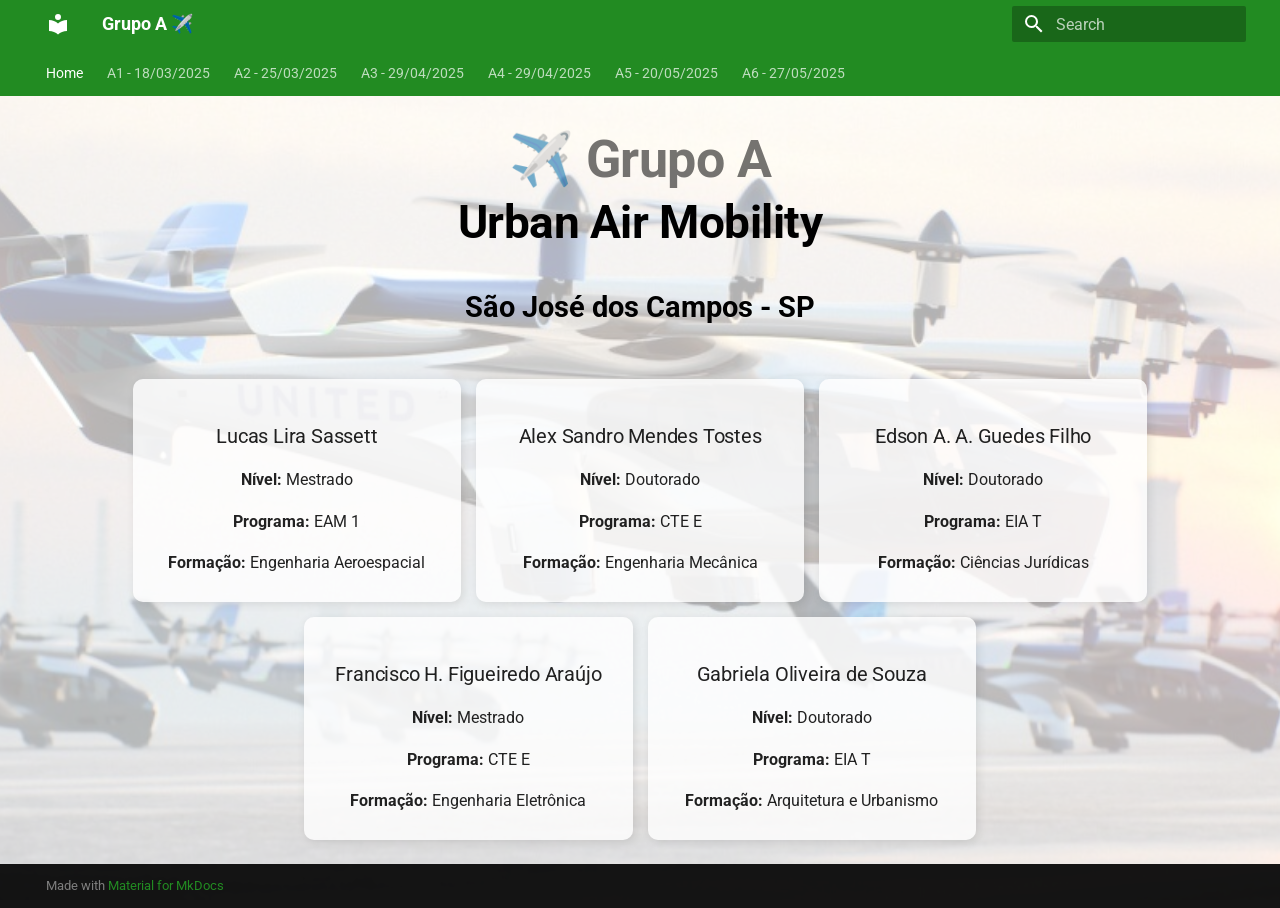
<file: index.html>
<!doctype html>
<html lang="en" class="no-js">
  <head>
    
      <meta charset="utf-8">
      <meta name="viewport" content="width=device-width,initial-scale=1">
      
      
      
      
      
        <link rel="next" href="atv1/">
      
      
      <link rel="icon" href="assets/images/favicon.png">
      <meta name="generator" content="mkdocs-1.6.1, mkdocs-material-9.6.5">
    
    
      
        <title>Grupo A ✈️</title>
      
    
    
      <link rel="stylesheet" href="assets/stylesheets/main.8608ea7d.min.css">
      
      


    
    
      
    
    
      
        
        
        <link rel="preconnect" href="https://fonts.gstatic.com" crossorigin>
        <link rel="stylesheet" href="https://fonts.googleapis.com/css?family=Roboto:300,300i,400,400i,700,700i%7CRoboto+Mono:400,400i,700,700i&display=fallback">
        <style>:root{--md-text-font:"Roboto";--md-code-font:"Roboto Mono"}</style>
      
    
    
      <link rel="stylesheet" href="assets/custom.css">
    
    <script>__md_scope=new URL(".",location),__md_hash=e=>[...e].reduce(((e,_)=>(e<<5)-e+_.charCodeAt(0)),0),__md_get=(e,_=localStorage,t=__md_scope)=>JSON.parse(_.getItem(t.pathname+"."+e)),__md_set=(e,_,t=localStorage,a=__md_scope)=>{try{t.setItem(a.pathname+"."+e,JSON.stringify(_))}catch(e){}}</script>
    
      

    
    
    
  </head>
  
  
    <body dir="ltr">
  
    
    <input class="md-toggle" data-md-toggle="drawer" type="checkbox" id="__drawer" autocomplete="off">
    <input class="md-toggle" data-md-toggle="search" type="checkbox" id="__search" autocomplete="off">
    <label class="md-overlay" for="__drawer"></label>
    <div data-md-component="skip">
      
    </div>
    <div data-md-component="announce">
      
    </div>
    
    
      

<header class="md-header" data-md-component="header">
  <nav class="md-header__inner md-grid" aria-label="Header">
    <a href="." title="Grupo A ✈️" class="md-header__button md-logo" aria-label="Grupo A ✈️" data-md-component="logo">
      
  
  <svg xmlns="http://www.w3.org/2000/svg" viewBox="0 0 24 24"><path d="M12 8a3 3 0 0 0 3-3 3 3 0 0 0-3-3 3 3 0 0 0-3 3 3 3 0 0 0 3 3m0 3.54C9.64 9.35 6.5 8 3 8v11c3.5 0 6.64 1.35 9 3.54 2.36-2.19 5.5-3.54 9-3.54V8c-3.5 0-6.64 1.35-9 3.54"/></svg>

    </a>
    <label class="md-header__button md-icon" for="__drawer">
      
      <svg xmlns="http://www.w3.org/2000/svg" viewBox="0 0 24 24"><path d="M3 6h18v2H3zm0 5h18v2H3zm0 5h18v2H3z"/></svg>
    </label>
    <div class="md-header__title" data-md-component="header-title">
      <div class="md-header__ellipsis">
        <div class="md-header__topic">
          <span class="md-ellipsis">
            Grupo A ✈️
          </span>
        </div>
        <div class="md-header__topic" data-md-component="header-topic">
          <span class="md-ellipsis">
            
              Home
            
          </span>
        </div>
      </div>
    </div>
    
    
      <script>var palette=__md_get("__palette");if(palette&&palette.color){if("(prefers-color-scheme)"===palette.color.media){var media=matchMedia("(prefers-color-scheme: light)"),input=document.querySelector(media.matches?"[data-md-color-media='(prefers-color-scheme: light)']":"[data-md-color-media='(prefers-color-scheme: dark)']");palette.color.media=input.getAttribute("data-md-color-media"),palette.color.scheme=input.getAttribute("data-md-color-scheme"),palette.color.primary=input.getAttribute("data-md-color-primary"),palette.color.accent=input.getAttribute("data-md-color-accent")}for(var[key,value]of Object.entries(palette.color))document.body.setAttribute("data-md-color-"+key,value)}</script>
    
    
    
      <label class="md-header__button md-icon" for="__search">
        
        <svg xmlns="http://www.w3.org/2000/svg" viewBox="0 0 24 24"><path d="M9.5 3A6.5 6.5 0 0 1 16 9.5c0 1.61-.59 3.09-1.56 4.23l.27.27h.79l5 5-1.5 1.5-5-5v-.79l-.27-.27A6.52 6.52 0 0 1 9.5 16 6.5 6.5 0 0 1 3 9.5 6.5 6.5 0 0 1 9.5 3m0 2C7 5 5 7 5 9.5S7 14 9.5 14 14 12 14 9.5 12 5 9.5 5"/></svg>
      </label>
      <div class="md-search" data-md-component="search" role="dialog">
  <label class="md-search__overlay" for="__search"></label>
  <div class="md-search__inner" role="search">
    <form class="md-search__form" name="search">
      <input type="text" class="md-search__input" name="query" aria-label="Search" placeholder="Search" autocapitalize="off" autocorrect="off" autocomplete="off" spellcheck="false" data-md-component="search-query" required>
      <label class="md-search__icon md-icon" for="__search">
        
        <svg xmlns="http://www.w3.org/2000/svg" viewBox="0 0 24 24"><path d="M9.5 3A6.5 6.5 0 0 1 16 9.5c0 1.61-.59 3.09-1.56 4.23l.27.27h.79l5 5-1.5 1.5-5-5v-.79l-.27-.27A6.52 6.52 0 0 1 9.5 16 6.5 6.5 0 0 1 3 9.5 6.5 6.5 0 0 1 9.5 3m0 2C7 5 5 7 5 9.5S7 14 9.5 14 14 12 14 9.5 12 5 9.5 5"/></svg>
        
        <svg xmlns="http://www.w3.org/2000/svg" viewBox="0 0 24 24"><path d="M20 11v2H8l5.5 5.5-1.42 1.42L4.16 12l7.92-7.92L13.5 5.5 8 11z"/></svg>
      </label>
      <nav class="md-search__options" aria-label="Search">
        
        <button type="reset" class="md-search__icon md-icon" title="Clear" aria-label="Clear" tabindex="-1">
          
          <svg xmlns="http://www.w3.org/2000/svg" viewBox="0 0 24 24"><path d="M19 6.41 17.59 5 12 10.59 6.41 5 5 6.41 10.59 12 5 17.59 6.41 19 12 13.41 17.59 19 19 17.59 13.41 12z"/></svg>
        </button>
      </nav>
      
    </form>
    <div class="md-search__output">
      <div class="md-search__scrollwrap" tabindex="0" data-md-scrollfix>
        <div class="md-search-result" data-md-component="search-result">
          <div class="md-search-result__meta">
            Initializing search
          </div>
          <ol class="md-search-result__list" role="presentation"></ol>
        </div>
      </div>
    </div>
  </div>
</div>
    
    
  </nav>
  
</header>
    
    <div class="md-container" data-md-component="container">
      
      
        
          
            
<nav class="md-tabs" aria-label="Tabs" data-md-component="tabs">
  <div class="md-grid">
    <ul class="md-tabs__list">
      
        
  
  
    
  
  
    <li class="md-tabs__item md-tabs__item--active">
      <a href="." class="md-tabs__link">
        
  
    
  
  Home

      </a>
    </li>
  

      
        
  
  
  
    <li class="md-tabs__item">
      <a href="atv1/" class="md-tabs__link">
        
  
    
  
  A1 - 18/03/2025

      </a>
    </li>
  

      
        
  
  
  
    <li class="md-tabs__item">
      <a href="atv2/" class="md-tabs__link">
        
  
    
  
  A2 - 25/03/2025

      </a>
    </li>
  

      
        
  
  
  
    <li class="md-tabs__item">
      <a href="atv3/" class="md-tabs__link">
        
  
    
  
  A3 - 29/04/2025

      </a>
    </li>
  

      
        
  
  
  
    <li class="md-tabs__item">
      <a href="atv4/" class="md-tabs__link">
        
  
    
  
  A4 - 29/04/2025

      </a>
    </li>
  

      
        
  
  
  
    <li class="md-tabs__item">
      <a href="atv5/" class="md-tabs__link">
        
  
    
  
  A5 - 20/05/2025

      </a>
    </li>
  

      
        
  
  
  
    <li class="md-tabs__item">
      <a href="atv6/" class="md-tabs__link">
        
  
    
  
  A6 - 27/05/2025

      </a>
    </li>
  

      
    </ul>
  </div>
</nav>
          
        
      
      <main class="md-main" data-md-component="main">
        <div class="md-main__inner md-grid">
          
            
              
              <div class="md-sidebar md-sidebar--primary" data-md-component="sidebar" data-md-type="navigation" >
                <div class="md-sidebar__scrollwrap">
                  <div class="md-sidebar__inner">
                    


  


<nav class="md-nav md-nav--primary md-nav--lifted" aria-label="Navigation" data-md-level="0">
  <label class="md-nav__title" for="__drawer">
    <a href="." title="Grupo A ✈️" class="md-nav__button md-logo" aria-label="Grupo A ✈️" data-md-component="logo">
      
  
  <svg xmlns="http://www.w3.org/2000/svg" viewBox="0 0 24 24"><path d="M12 8a3 3 0 0 0 3-3 3 3 0 0 0-3-3 3 3 0 0 0-3 3 3 3 0 0 0 3 3m0 3.54C9.64 9.35 6.5 8 3 8v11c3.5 0 6.64 1.35 9 3.54 2.36-2.19 5.5-3.54 9-3.54V8c-3.5 0-6.64 1.35-9 3.54"/></svg>

    </a>
    Grupo A ✈️
  </label>
  
  <ul class="md-nav__list" data-md-scrollfix>
    
      
      
  
  
    
  
  
  
    <li class="md-nav__item md-nav__item--active">
      
      <input class="md-nav__toggle md-toggle" type="checkbox" id="__toc">
      
      
      
      <a href="." class="md-nav__link md-nav__link--active">
        
  
  <span class="md-ellipsis">
    Home
    
  </span>
  

      </a>
      
    </li>
  

    
      
      
  
  
  
  
    <li class="md-nav__item">
      <a href="atv1/" class="md-nav__link">
        
  
  <span class="md-ellipsis">
    A1 - 18/03/2025
    
  </span>
  

      </a>
    </li>
  

    
      
      
  
  
  
  
    <li class="md-nav__item">
      <a href="atv2/" class="md-nav__link">
        
  
  <span class="md-ellipsis">
    A2 - 25/03/2025
    
  </span>
  

      </a>
    </li>
  

    
      
      
  
  
  
  
    <li class="md-nav__item">
      <a href="atv3/" class="md-nav__link">
        
  
  <span class="md-ellipsis">
    A3 - 29/04/2025
    
  </span>
  

      </a>
    </li>
  

    
      
      
  
  
  
  
    <li class="md-nav__item">
      <a href="atv4/" class="md-nav__link">
        
  
  <span class="md-ellipsis">
    A4 - 29/04/2025
    
  </span>
  

      </a>
    </li>
  

    
      
      
  
  
  
  
    <li class="md-nav__item">
      <a href="atv5/" class="md-nav__link">
        
  
  <span class="md-ellipsis">
    A5 - 20/05/2025
    
  </span>
  

      </a>
    </li>
  

    
      
      
  
  
  
  
    <li class="md-nav__item">
      <a href="atv6/" class="md-nav__link">
        
  
  <span class="md-ellipsis">
    A6 - 27/05/2025
    
  </span>
  

      </a>
    </li>
  

    
  </ul>
</nav>
                  </div>
                </div>
              </div>
            
            
              
              <div class="md-sidebar md-sidebar--secondary" data-md-component="sidebar" data-md-type="toc" >
                <div class="md-sidebar__scrollwrap">
                  <div class="md-sidebar__inner">
                    

<nav class="md-nav md-nav--secondary" aria-label="Table of contents">
  
  
  
  
</nav>
                  </div>
                </div>
              </div>
            
          
          
            <div class="md-content" data-md-component="content">
              <article class="md-content__inner md-typeset">
                
                  



<style>
/* Remove completamente a sidebar */
.md-sidebar, .md-sidebar--primary {
    display: none !important;
}

.md-main {
    margin-left: 0 !important;
}

/* Fundo da Página Inicial */
.md-main::before {
    content: "";
    background: url('assets/fundo.jpg') no-repeat center center fixed;
    background-size: cover;
    opacity: 0.3;
    position: absolute;
    top: 0;
    left: 0;
    width: 100%;
    height: 100%;
    z-index: -1;
}

/* Estilização do conteúdo */
.home-content {
    text-align: center;
    color: #000;
    padding: 20px 20px 10px; /* Reduz a margem superior */
    font-size: 180%;
    font-weight: bold;
    margin-top: -40px; /* Eleva todo o conjunto para cima */
}

.home-content h1 {
    font-size: 180%;
    font-weight: bold;
    margin-bottom: 2px;
}

.home-content h2 {
    font-size: 160%;
    font-weight: bold;
    margin-top: -5px; /* Reduz o espaço entre o título e os blocos */
}

/* Estilo dos blocos de membros */
.membros-container {
    display: flex;
    flex-wrap: wrap;
    justify-content: center;
    gap: 15px;
    margin-top: 10px; /* Reduz ainda mais a distância do topo */
}

.membro-card {
    background: rgba(255, 255, 255, 0.8);
    border-radius: 10px;
    padding: 10px;
    width: 28%;
    text-align: center;
    box-shadow: 2px 2px 10px rgba(0, 0, 0, 0.1);
}

/* Responsividade */
@media (max-width: 800px) {
    .membro-card {
        width: 45%;
    }
}

@media (max-width: 500px) {
    .membro-card {
        width: 90%;
    }
}
</style>

<div class="home-content">
    <h1>✈️ Grupo A</h1>
    <h2>Urban Air Mobility</h2>
    <p><strong>São José dos Campos - SP</strong></p>    
</div>

<div class="membros-container">

    <div class="membro-card">
        <h3>Lucas Lira Sassett</h3>
        <p><strong>Nível:</strong> Mestrado</p>
        <p><strong>Programa:</strong> EAM 1</p>
        <p><strong>Formação:</strong> Engenharia Aeroespacial</p>
    </div>

    <div class="membro-card">
        <h3>Alex Sandro Mendes Tostes</h3>
        <p><strong>Nível:</strong> Doutorado</p>
        <p><strong>Programa:</strong> CTE E</p>
        <p><strong>Formação:</strong> Engenharia Mecânica</p>
    </div>

    <div class="membro-card">
        <h3>Edson A. A. Guedes Filho</h3>
        <p><strong>Nível:</strong> Doutorado</p>
        <p><strong>Programa:</strong> EIA T</p>
        <p><strong>Formação:</strong> Ciências Jurídicas</p>
    </div>

<div class="membro-card">
        <h3>Francisco H. Figueiredo Araújo</h3>
        <p><strong>Nível:</strong> Mestrado</p>
        <p><strong>Programa:</strong> CTE E</p>
        <p><strong>Formação:</strong> Engenharia Eletrônica</p>
    </div>

    <div class="membro-card">
        <h3>Gabriela Oliveira de Souza</h3>
        <p><strong>Nível:</strong> Doutorado</p>
        <p><strong>Programa:</strong> EIA T</p>
        <p><strong>Formação:</strong> Arquitetura e Urbanismo</p>
    </div>

</div>












                
              </article>
            </div>
          
          
<script>var target=document.getElementById(location.hash.slice(1));target&&target.name&&(target.checked=target.name.startsWith("__tabbed_"))</script>
        </div>
        
      </main>
      
        <footer class="md-footer">
  
  <div class="md-footer-meta md-typeset">
    <div class="md-footer-meta__inner md-grid">
      <div class="md-copyright">
  
  
    Made with
    <a href="https://squidfunk.github.io/mkdocs-material/" target="_blank" rel="noopener">
      Material for MkDocs
    </a>
  
</div>
      
    </div>
  </div>
</footer>
      
    </div>
    <div class="md-dialog" data-md-component="dialog">
      <div class="md-dialog__inner md-typeset"></div>
    </div>
    
    
    <script id="__config" type="application/json">{"base": ".", "features": ["navigation.tabs"], "search": "assets/javascripts/workers/search.f8cc74c7.min.js", "translations": {"clipboard.copied": "Copied to clipboard", "clipboard.copy": "Copy to clipboard", "search.result.more.one": "1 more on this page", "search.result.more.other": "# more on this page", "search.result.none": "No matching documents", "search.result.one": "1 matching document", "search.result.other": "# matching documents", "search.result.placeholder": "Type to start searching", "search.result.term.missing": "Missing", "select.version": "Select version"}}</script>
    
    
      <script src="assets/javascripts/bundle.f1b6f286.min.js"></script>
      
    
  </body>
</html>
</file>
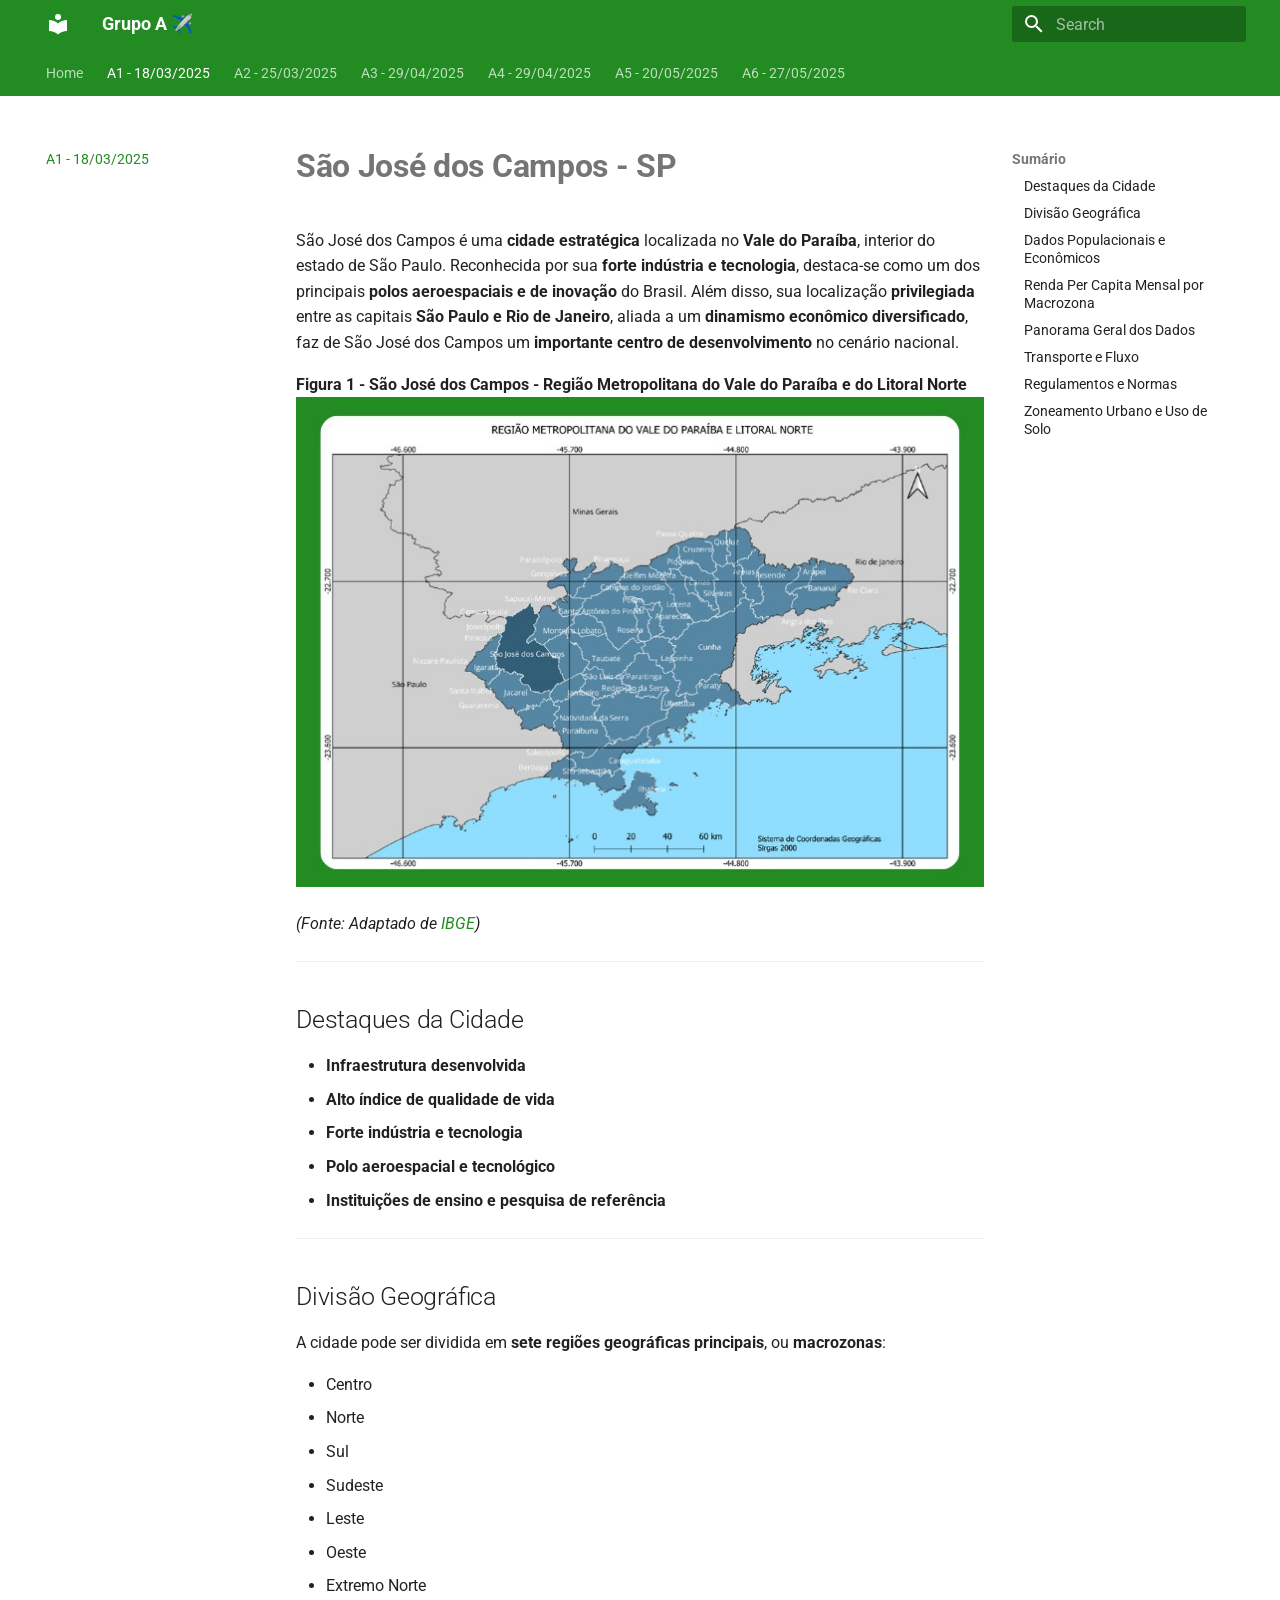
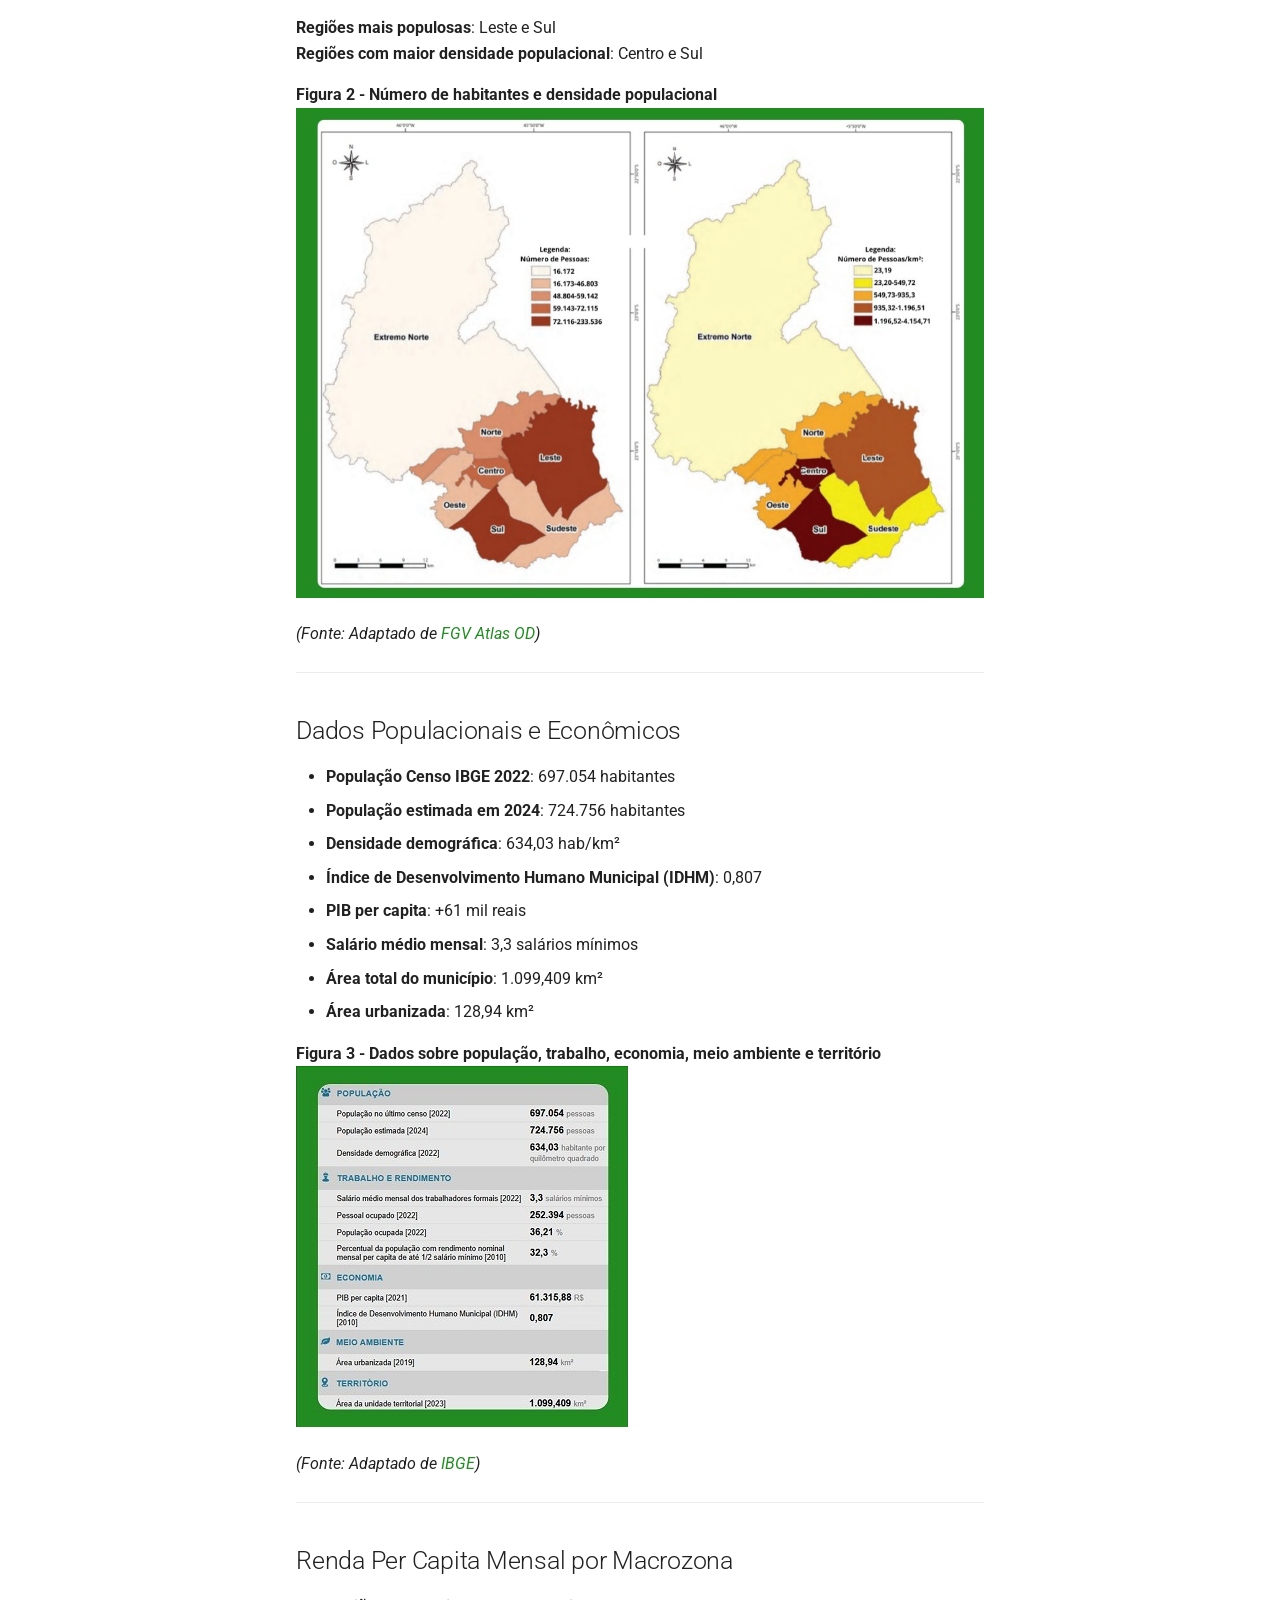
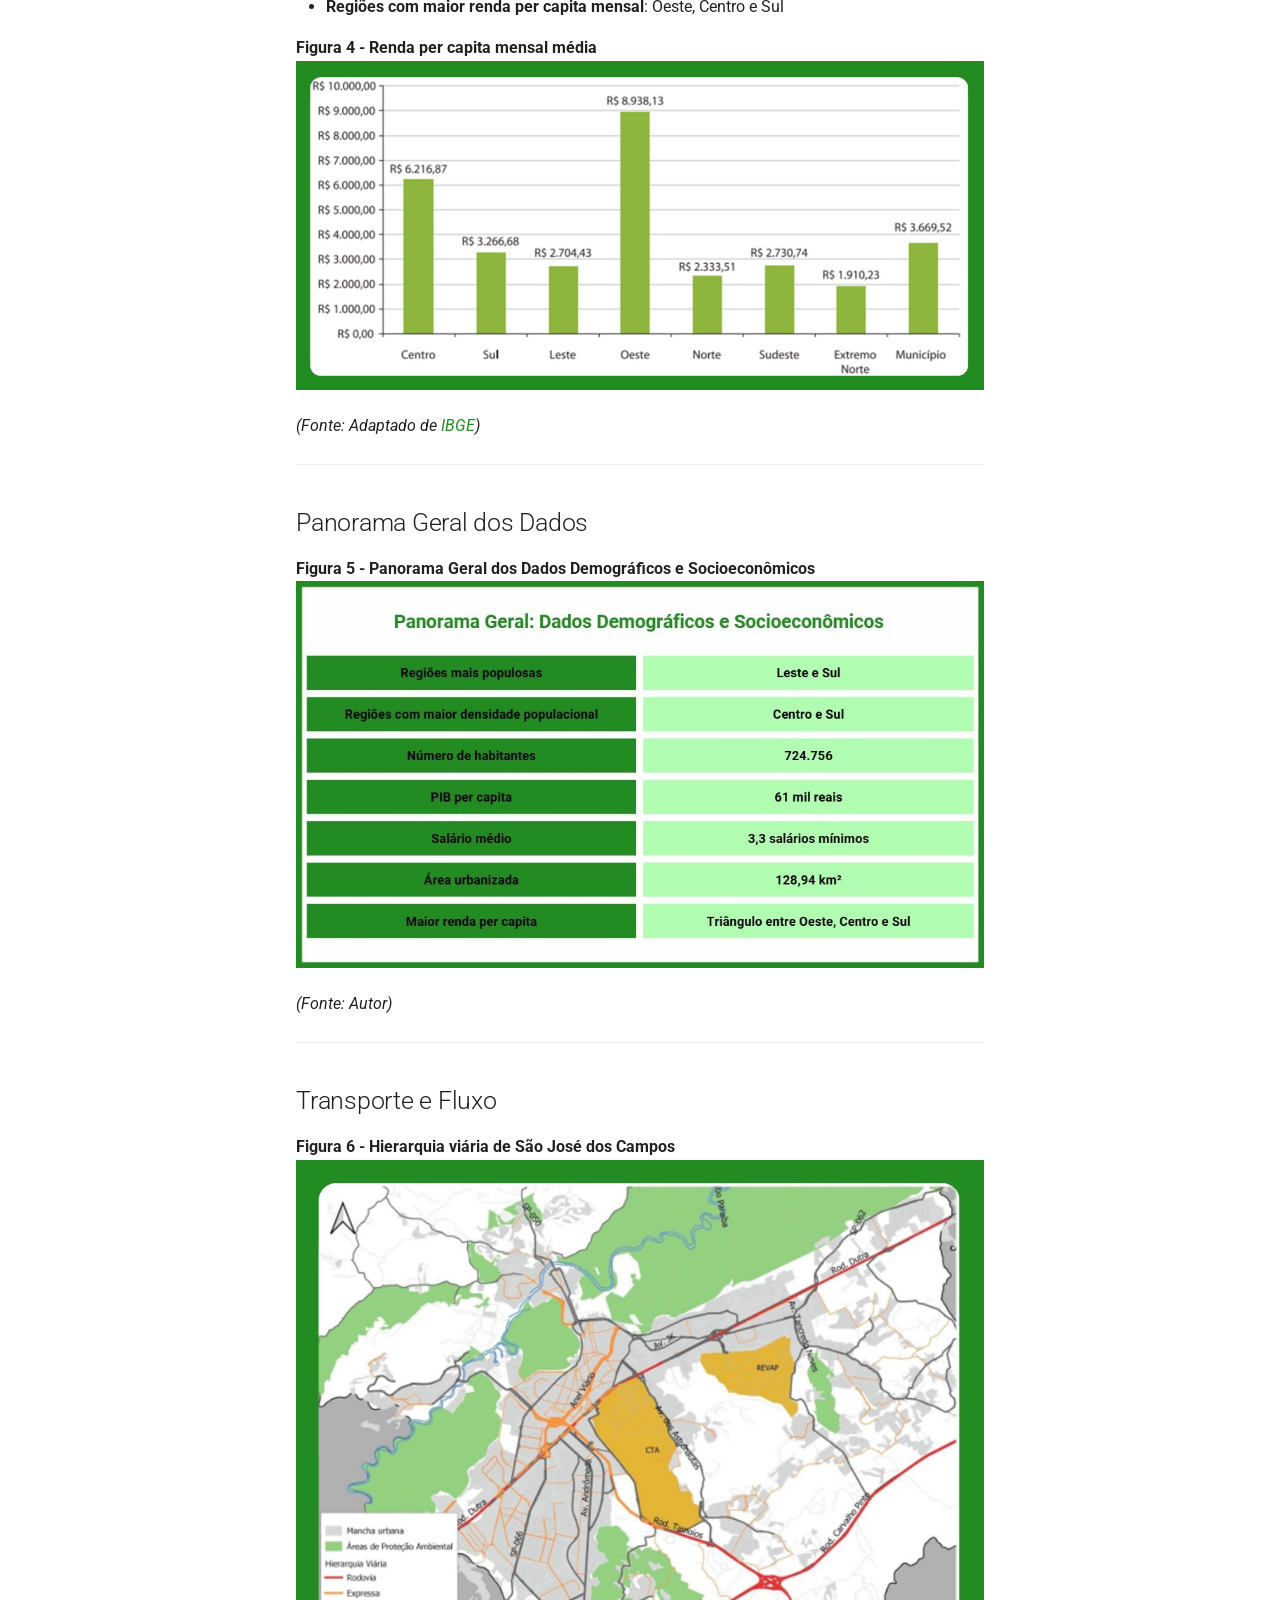
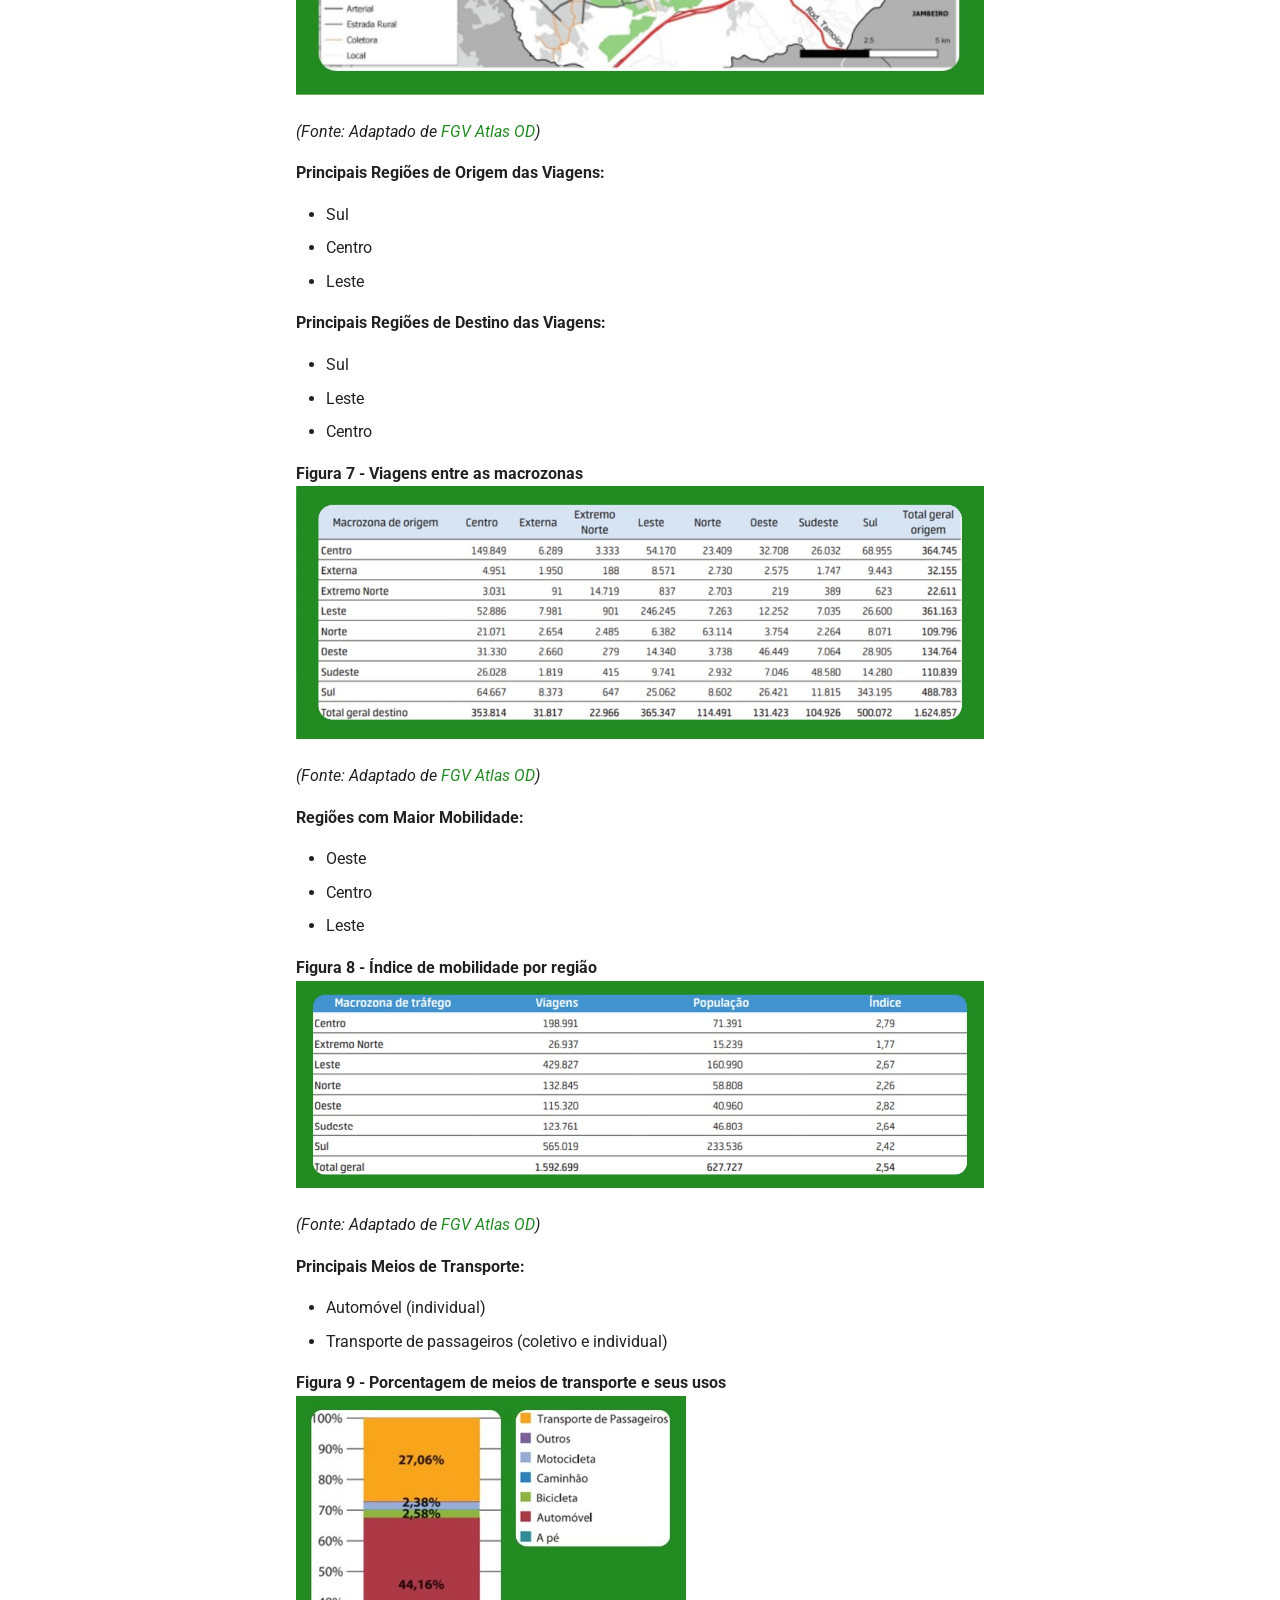
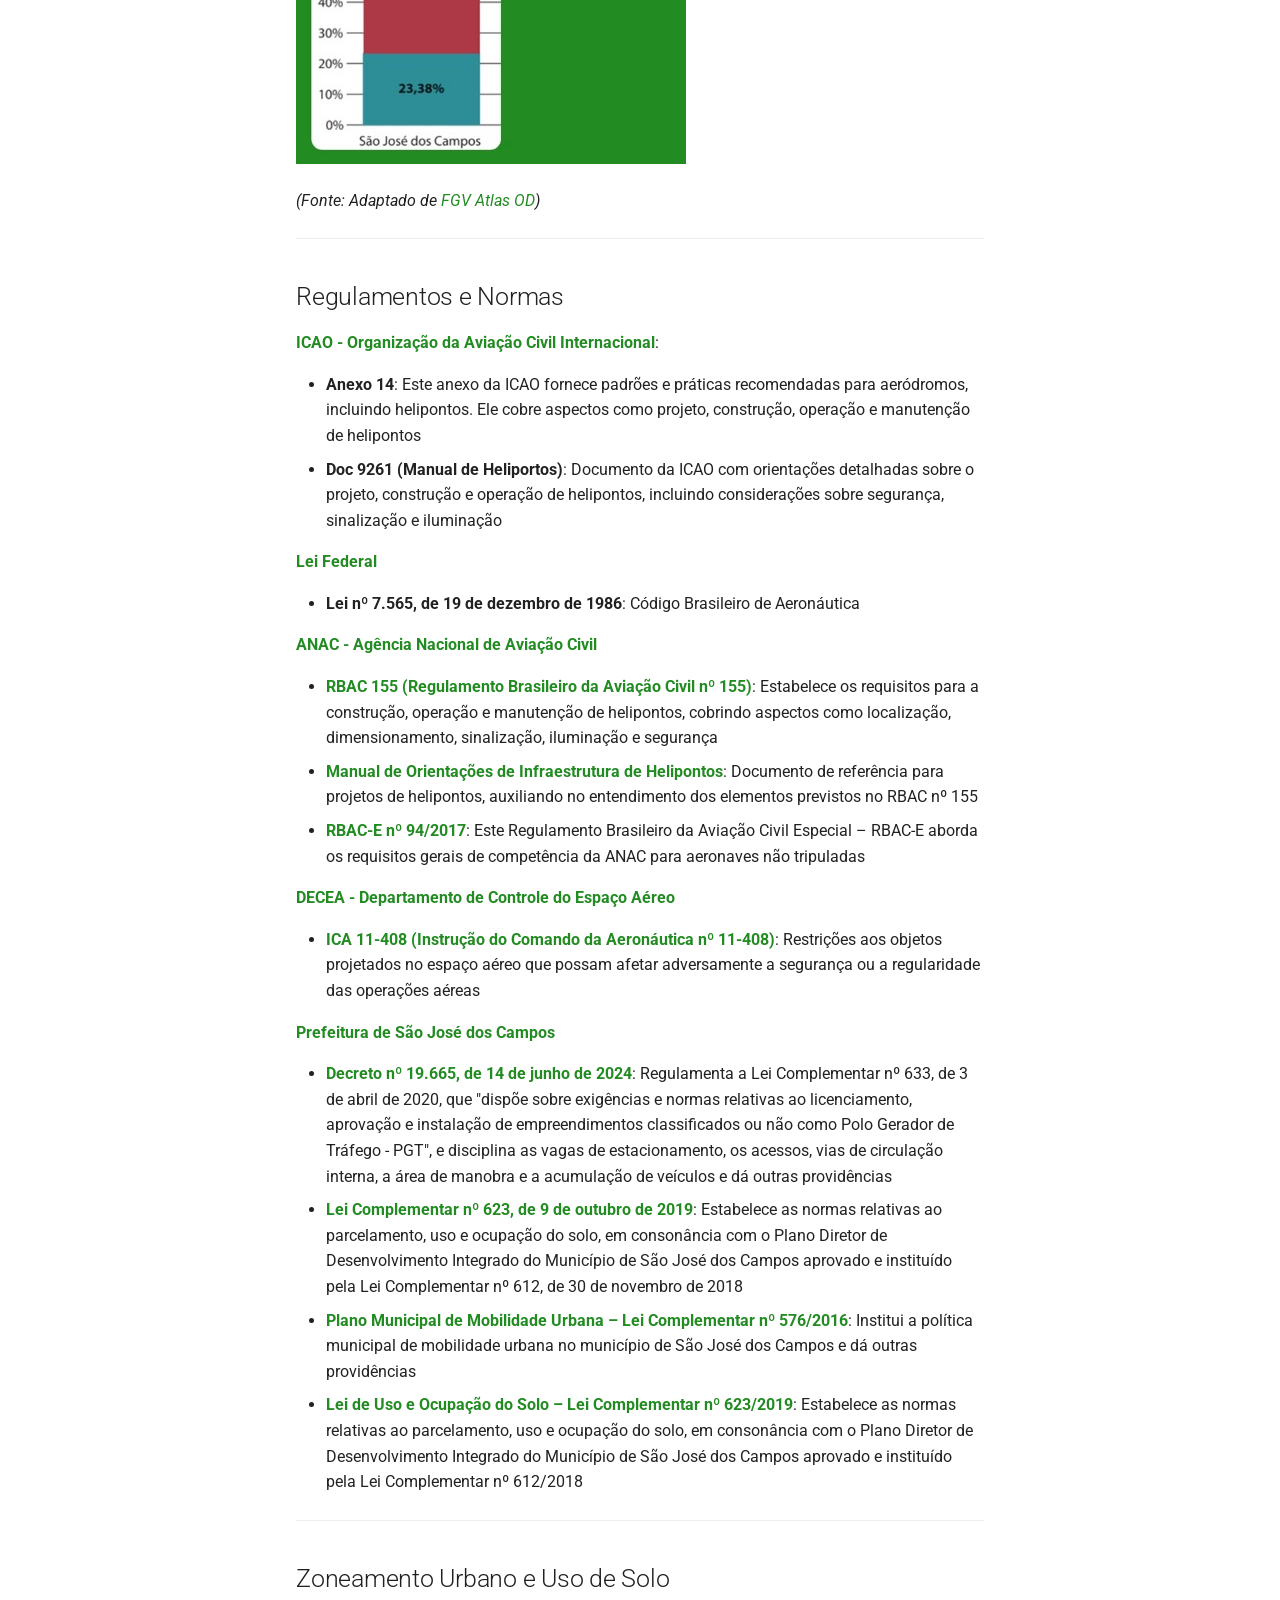
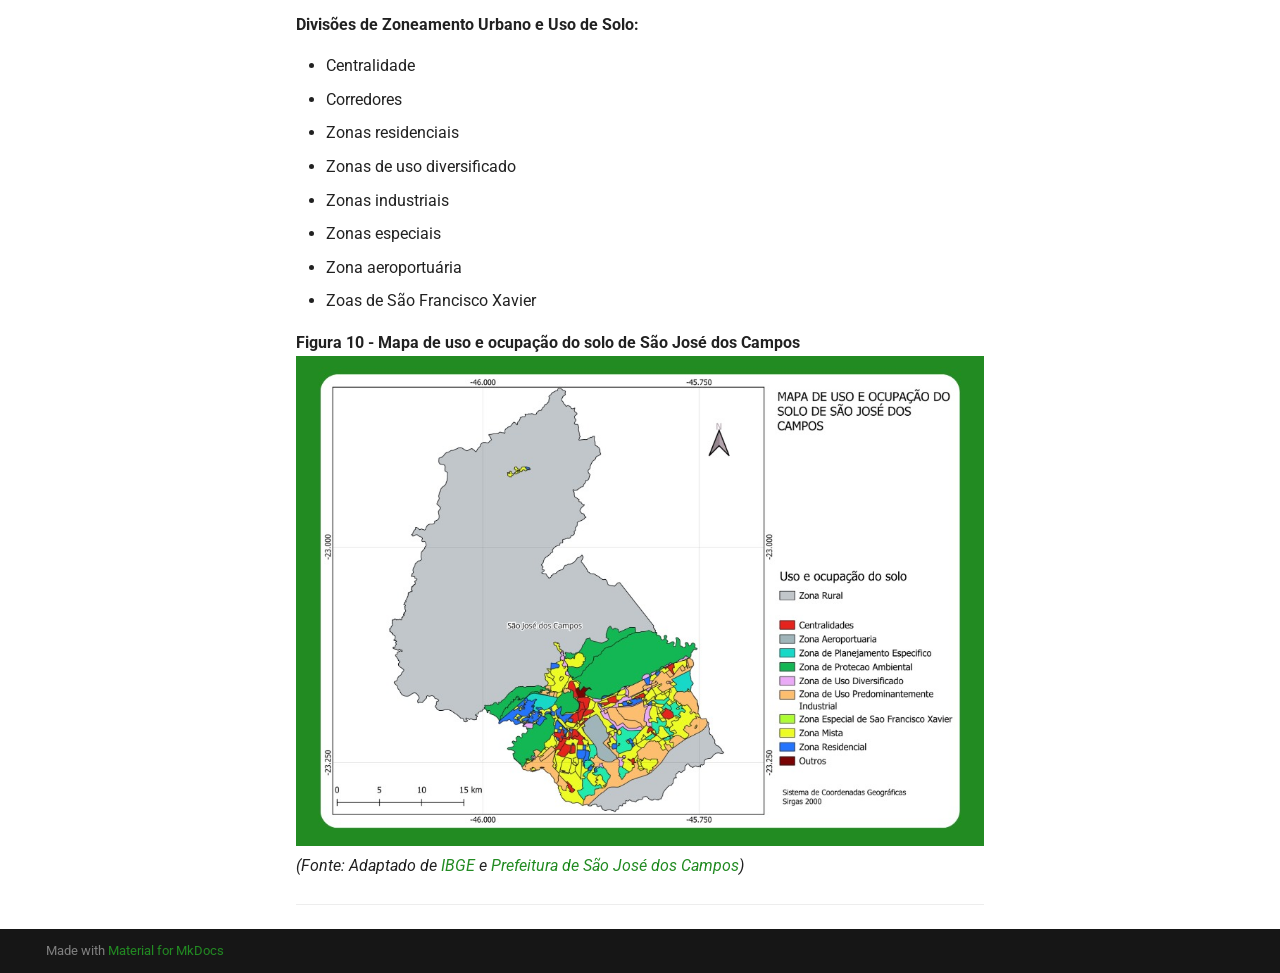
<file: atv1/index.html>
<!doctype html>
<html lang="en" class="no-js">
  <head>
    
      <meta charset="utf-8">
      <meta name="viewport" content="width=device-width,initial-scale=1">
      
      
      
      
        <link rel="prev" href="..">
      
      
        <link rel="next" href="../atv2/">
      
      
      <link rel="icon" href="../assets/images/favicon.png">
      <meta name="generator" content="mkdocs-1.6.1, mkdocs-material-9.6.5">
    
    
      
        <title>A1 - 18/03/2025 - Grupo A ✈️</title>
      
    
    
      <link rel="stylesheet" href="../assets/stylesheets/main.8608ea7d.min.css">
      
      


    
    
      
    
    
      
        
        
        <link rel="preconnect" href="https://fonts.gstatic.com" crossorigin>
        <link rel="stylesheet" href="https://fonts.googleapis.com/css?family=Roboto:300,300i,400,400i,700,700i%7CRoboto+Mono:400,400i,700,700i&display=fallback">
        <style>:root{--md-text-font:"Roboto";--md-code-font:"Roboto Mono"}</style>
      
    
    
      <link rel="stylesheet" href="../assets/custom.css">
    
    <script>__md_scope=new URL("..",location),__md_hash=e=>[...e].reduce(((e,_)=>(e<<5)-e+_.charCodeAt(0)),0),__md_get=(e,_=localStorage,t=__md_scope)=>JSON.parse(_.getItem(t.pathname+"."+e)),__md_set=(e,_,t=localStorage,a=__md_scope)=>{try{t.setItem(a.pathname+"."+e,JSON.stringify(_))}catch(e){}}</script>
    
      

    
    
    
  </head>
  
  
    <body dir="ltr">
  
    
    <input class="md-toggle" data-md-toggle="drawer" type="checkbox" id="__drawer" autocomplete="off">
    <input class="md-toggle" data-md-toggle="search" type="checkbox" id="__search" autocomplete="off">
    <label class="md-overlay" for="__drawer"></label>
    <div data-md-component="skip">
      
        
        <a href="#sao-jose-dos-campos-sp" class="md-skip">
          Skip to content
        </a>
      
    </div>
    <div data-md-component="announce">
      
    </div>
    
    
      

<header class="md-header" data-md-component="header">
  <nav class="md-header__inner md-grid" aria-label="Header">
    <a href=".." title="Grupo A ✈️" class="md-header__button md-logo" aria-label="Grupo A ✈️" data-md-component="logo">
      
  
  <svg xmlns="http://www.w3.org/2000/svg" viewBox="0 0 24 24"><path d="M12 8a3 3 0 0 0 3-3 3 3 0 0 0-3-3 3 3 0 0 0-3 3 3 3 0 0 0 3 3m0 3.54C9.64 9.35 6.5 8 3 8v11c3.5 0 6.64 1.35 9 3.54 2.36-2.19 5.5-3.54 9-3.54V8c-3.5 0-6.64 1.35-9 3.54"/></svg>

    </a>
    <label class="md-header__button md-icon" for="__drawer">
      
      <svg xmlns="http://www.w3.org/2000/svg" viewBox="0 0 24 24"><path d="M3 6h18v2H3zm0 5h18v2H3zm0 5h18v2H3z"/></svg>
    </label>
    <div class="md-header__title" data-md-component="header-title">
      <div class="md-header__ellipsis">
        <div class="md-header__topic">
          <span class="md-ellipsis">
            Grupo A ✈️
          </span>
        </div>
        <div class="md-header__topic" data-md-component="header-topic">
          <span class="md-ellipsis">
            
              A1 - 18/03/2025
            
          </span>
        </div>
      </div>
    </div>
    
    
      <script>var palette=__md_get("__palette");if(palette&&palette.color){if("(prefers-color-scheme)"===palette.color.media){var media=matchMedia("(prefers-color-scheme: light)"),input=document.querySelector(media.matches?"[data-md-color-media='(prefers-color-scheme: light)']":"[data-md-color-media='(prefers-color-scheme: dark)']");palette.color.media=input.getAttribute("data-md-color-media"),palette.color.scheme=input.getAttribute("data-md-color-scheme"),palette.color.primary=input.getAttribute("data-md-color-primary"),palette.color.accent=input.getAttribute("data-md-color-accent")}for(var[key,value]of Object.entries(palette.color))document.body.setAttribute("data-md-color-"+key,value)}</script>
    
    
    
      <label class="md-header__button md-icon" for="__search">
        
        <svg xmlns="http://www.w3.org/2000/svg" viewBox="0 0 24 24"><path d="M9.5 3A6.5 6.5 0 0 1 16 9.5c0 1.61-.59 3.09-1.56 4.23l.27.27h.79l5 5-1.5 1.5-5-5v-.79l-.27-.27A6.52 6.52 0 0 1 9.5 16 6.5 6.5 0 0 1 3 9.5 6.5 6.5 0 0 1 9.5 3m0 2C7 5 5 7 5 9.5S7 14 9.5 14 14 12 14 9.5 12 5 9.5 5"/></svg>
      </label>
      <div class="md-search" data-md-component="search" role="dialog">
  <label class="md-search__overlay" for="__search"></label>
  <div class="md-search__inner" role="search">
    <form class="md-search__form" name="search">
      <input type="text" class="md-search__input" name="query" aria-label="Search" placeholder="Search" autocapitalize="off" autocorrect="off" autocomplete="off" spellcheck="false" data-md-component="search-query" required>
      <label class="md-search__icon md-icon" for="__search">
        
        <svg xmlns="http://www.w3.org/2000/svg" viewBox="0 0 24 24"><path d="M9.5 3A6.5 6.5 0 0 1 16 9.5c0 1.61-.59 3.09-1.56 4.23l.27.27h.79l5 5-1.5 1.5-5-5v-.79l-.27-.27A6.52 6.52 0 0 1 9.5 16 6.5 6.5 0 0 1 3 9.5 6.5 6.5 0 0 1 9.5 3m0 2C7 5 5 7 5 9.5S7 14 9.5 14 14 12 14 9.5 12 5 9.5 5"/></svg>
        
        <svg xmlns="http://www.w3.org/2000/svg" viewBox="0 0 24 24"><path d="M20 11v2H8l5.5 5.5-1.42 1.42L4.16 12l7.92-7.92L13.5 5.5 8 11z"/></svg>
      </label>
      <nav class="md-search__options" aria-label="Search">
        
        <button type="reset" class="md-search__icon md-icon" title="Clear" aria-label="Clear" tabindex="-1">
          
          <svg xmlns="http://www.w3.org/2000/svg" viewBox="0 0 24 24"><path d="M19 6.41 17.59 5 12 10.59 6.41 5 5 6.41 10.59 12 5 17.59 6.41 19 12 13.41 17.59 19 19 17.59 13.41 12z"/></svg>
        </button>
      </nav>
      
    </form>
    <div class="md-search__output">
      <div class="md-search__scrollwrap" tabindex="0" data-md-scrollfix>
        <div class="md-search-result" data-md-component="search-result">
          <div class="md-search-result__meta">
            Initializing search
          </div>
          <ol class="md-search-result__list" role="presentation"></ol>
        </div>
      </div>
    </div>
  </div>
</div>
    
    
  </nav>
  
</header>
    
    <div class="md-container" data-md-component="container">
      
      
        
          
            
<nav class="md-tabs" aria-label="Tabs" data-md-component="tabs">
  <div class="md-grid">
    <ul class="md-tabs__list">
      
        
  
  
  
    <li class="md-tabs__item">
      <a href=".." class="md-tabs__link">
        
  
    
  
  Home

      </a>
    </li>
  

      
        
  
  
    
  
  
    <li class="md-tabs__item md-tabs__item--active">
      <a href="./" class="md-tabs__link">
        
  
    
  
  A1 - 18/03/2025

      </a>
    </li>
  

      
        
  
  
  
    <li class="md-tabs__item">
      <a href="../atv2/" class="md-tabs__link">
        
  
    
  
  A2 - 25/03/2025

      </a>
    </li>
  

      
        
  
  
  
    <li class="md-tabs__item">
      <a href="../atv3/" class="md-tabs__link">
        
  
    
  
  A3 - 29/04/2025

      </a>
    </li>
  

      
        
  
  
  
    <li class="md-tabs__item">
      <a href="../atv4/" class="md-tabs__link">
        
  
    
  
  A4 - 29/04/2025

      </a>
    </li>
  

      
        
  
  
  
    <li class="md-tabs__item">
      <a href="../atv5/" class="md-tabs__link">
        
  
    
  
  A5 - 20/05/2025

      </a>
    </li>
  

      
        
  
  
  
    <li class="md-tabs__item">
      <a href="../atv6/" class="md-tabs__link">
        
  
    
  
  A6 - 27/05/2025

      </a>
    </li>
  

      
    </ul>
  </div>
</nav>
          
        
      
      <main class="md-main" data-md-component="main">
        <div class="md-main__inner md-grid">
          
            
              
              <div class="md-sidebar md-sidebar--primary" data-md-component="sidebar" data-md-type="navigation" >
                <div class="md-sidebar__scrollwrap">
                  <div class="md-sidebar__inner">
                    


  


<nav class="md-nav md-nav--primary md-nav--lifted" aria-label="Navigation" data-md-level="0">
  <label class="md-nav__title" for="__drawer">
    <a href=".." title="Grupo A ✈️" class="md-nav__button md-logo" aria-label="Grupo A ✈️" data-md-component="logo">
      
  
  <svg xmlns="http://www.w3.org/2000/svg" viewBox="0 0 24 24"><path d="M12 8a3 3 0 0 0 3-3 3 3 0 0 0-3-3 3 3 0 0 0-3 3 3 3 0 0 0 3 3m0 3.54C9.64 9.35 6.5 8 3 8v11c3.5 0 6.64 1.35 9 3.54 2.36-2.19 5.5-3.54 9-3.54V8c-3.5 0-6.64 1.35-9 3.54"/></svg>

    </a>
    Grupo A ✈️
  </label>
  
  <ul class="md-nav__list" data-md-scrollfix>
    
      
      
  
  
  
  
    <li class="md-nav__item">
      <a href=".." class="md-nav__link">
        
  
  <span class="md-ellipsis">
    Home
    
  </span>
  

      </a>
    </li>
  

    
      
      
  
  
    
  
  
  
    <li class="md-nav__item md-nav__item--active">
      
      <input class="md-nav__toggle md-toggle" type="checkbox" id="__toc">
      
      
        
      
      
        <label class="md-nav__link md-nav__link--active" for="__toc">
          
  
  <span class="md-ellipsis">
    A1 - 18/03/2025
    
  </span>
  

          <span class="md-nav__icon md-icon"></span>
        </label>
      
      <a href="./" class="md-nav__link md-nav__link--active">
        
  
  <span class="md-ellipsis">
    A1 - 18/03/2025
    
  </span>
  

      </a>
      
        

<nav class="md-nav md-nav--secondary" aria-label="Table of contents">
  
  
  
    
  
  
    <label class="md-nav__title" for="__toc">
      <span class="md-nav__icon md-icon"></span>
      Table of contents
    </label>
    <ul class="md-nav__list" data-md-component="toc" data-md-scrollfix>
      
        <li class="md-nav__item">
  <a href="#destaques-da-cidade" class="md-nav__link">
    <span class="md-ellipsis">
      Destaques da Cidade
    </span>
  </a>
  
</li>
      
        <li class="md-nav__item">
  <a href="#divisao-geografica" class="md-nav__link">
    <span class="md-ellipsis">
      Divisão Geográfica
    </span>
  </a>
  
</li>
      
        <li class="md-nav__item">
  <a href="#dados-populacionais-e-economicos" class="md-nav__link">
    <span class="md-ellipsis">
      Dados Populacionais e Econômicos
    </span>
  </a>
  
</li>
      
        <li class="md-nav__item">
  <a href="#renda-per-capita-mensal-por-macrozona" class="md-nav__link">
    <span class="md-ellipsis">
      Renda Per Capita Mensal por Macrozona
    </span>
  </a>
  
</li>
      
        <li class="md-nav__item">
  <a href="#panorama-geral-dos-dados" class="md-nav__link">
    <span class="md-ellipsis">
      Panorama Geral dos Dados
    </span>
  </a>
  
</li>
      
        <li class="md-nav__item">
  <a href="#transporte-e-fluxo" class="md-nav__link">
    <span class="md-ellipsis">
      Transporte e Fluxo
    </span>
  </a>
  
</li>
      
        <li class="md-nav__item">
  <a href="#regulamentos-e-normas" class="md-nav__link">
    <span class="md-ellipsis">
      Regulamentos e Normas
    </span>
  </a>
  
</li>
      
        <li class="md-nav__item">
  <a href="#zoneamento-urbano-e-uso-de-solo" class="md-nav__link">
    <span class="md-ellipsis">
      Zoneamento Urbano e Uso de Solo
    </span>
  </a>
  
</li>
      
    </ul>
  
</nav>
      
    </li>
  

    
      
      
  
  
  
  
    <li class="md-nav__item">
      <a href="../atv2/" class="md-nav__link">
        
  
  <span class="md-ellipsis">
    A2 - 25/03/2025
    
  </span>
  

      </a>
    </li>
  

    
      
      
  
  
  
  
    <li class="md-nav__item">
      <a href="../atv3/" class="md-nav__link">
        
  
  <span class="md-ellipsis">
    A3 - 29/04/2025
    
  </span>
  

      </a>
    </li>
  

    
      
      
  
  
  
  
    <li class="md-nav__item">
      <a href="../atv4/" class="md-nav__link">
        
  
  <span class="md-ellipsis">
    A4 - 29/04/2025
    
  </span>
  

      </a>
    </li>
  

    
      
      
  
  
  
  
    <li class="md-nav__item">
      <a href="../atv5/" class="md-nav__link">
        
  
  <span class="md-ellipsis">
    A5 - 20/05/2025
    
  </span>
  

      </a>
    </li>
  

    
      
      
  
  
  
  
    <li class="md-nav__item">
      <a href="../atv6/" class="md-nav__link">
        
  
  <span class="md-ellipsis">
    A6 - 27/05/2025
    
  </span>
  

      </a>
    </li>
  

    
  </ul>
</nav>
                  </div>
                </div>
              </div>
            
            
              
              <div class="md-sidebar md-sidebar--secondary" data-md-component="sidebar" data-md-type="toc" >
                <div class="md-sidebar__scrollwrap">
                  <div class="md-sidebar__inner">
                    

<nav class="md-nav md-nav--secondary" aria-label="Table of contents">
  
  
  
    
  
  
    <label class="md-nav__title" for="__toc">
      <span class="md-nav__icon md-icon"></span>
      Table of contents
    </label>
    <ul class="md-nav__list" data-md-component="toc" data-md-scrollfix>
      
        <li class="md-nav__item">
  <a href="#destaques-da-cidade" class="md-nav__link">
    <span class="md-ellipsis">
      Destaques da Cidade
    </span>
  </a>
  
</li>
      
        <li class="md-nav__item">
  <a href="#divisao-geografica" class="md-nav__link">
    <span class="md-ellipsis">
      Divisão Geográfica
    </span>
  </a>
  
</li>
      
        <li class="md-nav__item">
  <a href="#dados-populacionais-e-economicos" class="md-nav__link">
    <span class="md-ellipsis">
      Dados Populacionais e Econômicos
    </span>
  </a>
  
</li>
      
        <li class="md-nav__item">
  <a href="#renda-per-capita-mensal-por-macrozona" class="md-nav__link">
    <span class="md-ellipsis">
      Renda Per Capita Mensal por Macrozona
    </span>
  </a>
  
</li>
      
        <li class="md-nav__item">
  <a href="#panorama-geral-dos-dados" class="md-nav__link">
    <span class="md-ellipsis">
      Panorama Geral dos Dados
    </span>
  </a>
  
</li>
      
        <li class="md-nav__item">
  <a href="#transporte-e-fluxo" class="md-nav__link">
    <span class="md-ellipsis">
      Transporte e Fluxo
    </span>
  </a>
  
</li>
      
        <li class="md-nav__item">
  <a href="#regulamentos-e-normas" class="md-nav__link">
    <span class="md-ellipsis">
      Regulamentos e Normas
    </span>
  </a>
  
</li>
      
        <li class="md-nav__item">
  <a href="#zoneamento-urbano-e-uso-de-solo" class="md-nav__link">
    <span class="md-ellipsis">
      Zoneamento Urbano e Uso de Solo
    </span>
  </a>
  
</li>
      
    </ul>
  
</nav>
                  </div>
                </div>
              </div>
            
          
          
            <div class="md-content" data-md-component="content">
              <article class="md-content__inner md-typeset">
                
                  



<h1 id="sao-jose-dos-campos-sp"><strong>São José dos Campos - SP</strong></h1>
<p>São José dos Campos é uma <strong>cidade estratégica</strong> localizada no <strong>Vale do Paraíba</strong>, interior do estado de São Paulo. Reconhecida por sua <strong>forte indústria e tecnologia</strong>, destaca-se como um dos principais <strong>polos aeroespaciais e de inovação</strong> do Brasil. Além disso, sua localização <strong>privilegiada</strong> entre as capitais <strong>São Paulo e Rio de Janeiro</strong>, aliada a um <strong>dinamismo econômico diversificado</strong>, faz de São José dos Campos um <strong>importante centro de desenvolvimento</strong> no cenário nacional.</p>
<p><strong>Figura 1 - São José dos Campos - Região Metropolitana do Vale do Paraíba e do Litoral Norte</strong><br />
<img alt="Figura 1 - São José dos Campos - Região Metropolitana do Vale do Paraíba e do Litoral Norte" src="../assets/aaa.jpg" />  </p>
<p><em>(Fonte: Adaptado de <a href="https://www.ibge.gov.br/geociencias/organizacao-do-territorio/estrutura-territorial/18354-recortes-metropolitanos-e-aglomeracoes-urbanas.html">IBGE</a>)</em> </p>
<hr />
<h2 id="destaques-da-cidade">Destaques da Cidade</h2>
<ul>
<li><strong>Infraestrutura desenvolvida</strong> </li>
<li><strong>Alto índice de qualidade de vida</strong> </li>
<li><strong>Forte indústria e tecnologia</strong></li>
<li><strong>Polo aeroespacial e tecnológico</strong> </li>
<li><strong>Instituições de ensino e pesquisa de referência</strong>  </li>
</ul>
<hr />
<h2 id="divisao-geografica">Divisão Geográfica</h2>
<p>A cidade pode ser dividida em <strong>sete regiões geográficas principais</strong>, ou <strong>macrozonas</strong>:  </p>
<ul>
<li>Centro  </li>
<li>Norte </li>
<li>Sul  </li>
<li>Sudeste </li>
<li>Leste  </li>
<li>Oeste  </li>
<li>Extremo Norte</li>
</ul>
<p><strong>Regiões mais populosas</strong>: Leste e Sul<br />
<strong>Regiões com maior densidade populacional</strong>: Centro e Sul </p>
<p><strong>Figura 2 - Número de habitantes e densidade populacional</strong><br />
<img alt="Figura 2 - Número de habitantes e densidade populacional" src="../assets/figura1.jpg" />  </p>
<p><em>(Fonte: Adaptado de <a href="https://www.sjc.sp.gov.br/media/56152/atlas_origem_destino_baixa_res.pdf">FGV Atlas OD</a>)</em>  </p>
<hr />
<h2 id="dados-populacionais-e-economicos">Dados Populacionais e Econômicos</h2>
<ul>
<li><strong>População Censo IBGE 2022</strong>: 697.054 habitantes  </li>
<li><strong>População estimada em 2024</strong>: 724.756 habitantes  </li>
<li><strong>Densidade demográfica</strong>: 634,03 hab/km²   </li>
<li><strong>Índice de Desenvolvimento Humano Municipal (IDHM)</strong>: 0,807  </li>
<li><strong>PIB per capita</strong>: +61 mil reais  </li>
<li><strong>Salário médio mensal</strong>: 3,3 salários mínimos    </li>
<li><strong>Área total do município</strong>: 1.099,409 km²  </li>
<li><strong>Área urbanizada</strong>: 128,94 km²</li>
</ul>
<p><strong>Figura 3 - Dados sobre população, trabalho, economia, meio ambiente e território</strong><br />
<img alt="Figura 3 - Dados sobre população, trabalho, economia, meio ambiente e território" src="../assets/figura2.jpg" />  </p>
<p><em>(Fonte: Adaptado de <a href="https://cidades.ibge.gov.br/brasil/sp/sao-jose-dos-campos/panorama">IBGE</a>)</em></p>
<hr />
<h2 id="renda-per-capita-mensal-por-macrozona">Renda Per Capita Mensal por Macrozona</h2>
<ul>
<li><strong>Regiões com maior renda per capita mensal</strong>: Oeste, Centro e Sul</li>
</ul>
<p><strong>Figura 4 - Renda per capita mensal média</strong><br />
<img alt="Figura 4 - Renda per capita mensal média" src="../assets/figura3.jpg" />  </p>
<p><em>(Fonte: Adaptado de <a href="https://cidades.ibge.gov.br/brasil/sp/sao-jose-dos-campos/panorama">IBGE</a>)</em>  </p>
<hr />
<h2 id="panorama-geral-dos-dados">Panorama Geral dos Dados</h2>
<p><strong>Figura 5 - Panorama Geral dos Dados Demográficos e Socioeconômicos</strong><br />
<img alt="Figura 5 - Panorama Geral dos Dados Demográficos e Socioeconômicos" src="../assets/figura4.jpg" />  </p>
<p><em>(Fonte: Autor)</em>  </p>
<hr />
<h2 id="transporte-e-fluxo">Transporte e Fluxo</h2>
<p><strong>Figura 6 - Hierarquia viária de São José dos Campos</strong><br />
<img alt="Figura 6 - Hierarquia viária de São José dos Campos" src="../assets/figura5.jpg" />  </p>
<p><em>(Fonte: Adaptado de <a href="https://www.sjc.sp.gov.br/media/56152/atlas_origem_destino_baixa_res.pdf">FGV Atlas OD</a>)</em>   </p>
<p><strong>Principais Regiões de Origem das Viagens:</strong> </p>
<ul>
<li>Sul</li>
<li>Centro</li>
<li>Leste</li>
</ul>
<p><strong>Principais Regiões de Destino das Viagens:</strong></p>
<ul>
<li>Sul</li>
<li>Leste</li>
<li>Centro</li>
</ul>
<p><strong>Figura 7 - Viagens entre as macrozonas</strong><br />
<img alt="Figura 7 - Viagens entre as macrozonas" src="../assets/figura6.jpg" />  </p>
<p><em>(Fonte: Adaptado de <a href="https://www.sjc.sp.gov.br/media/56152/atlas_origem_destino_baixa_res.pdf">FGV Atlas OD</a>)</em>   </p>
<p><strong>Regiões com Maior Mobilidade:</strong> </p>
<ul>
<li>Oeste</li>
<li>Centro</li>
<li>Leste</li>
</ul>
<p><strong>Figura 8 - Índice de mobilidade por região</strong><br />
<img alt="Figura 8 - Índice de mobilidade por região" src="../assets/figura7.jpg" />  </p>
<p><em>(Fonte: Adaptado de <a href="https://www.sjc.sp.gov.br/media/56152/atlas_origem_destino_baixa_res.pdf">FGV Atlas OD</a>)</em> </p>
<p><strong>Principais Meios de Transporte:</strong> </p>
<ul>
<li>Automóvel (individual)</li>
<li>Transporte de passageiros (coletivo e individual)</li>
</ul>
<p><strong>Figura 9 - Porcentagem de meios de transporte e seus usos</strong><br />
<img alt="Figura 9 - Porcentagem de meios de transporte e seus usos" src="../assets/a.jpg" />  </p>
<p><em>(Fonte: Adaptado de <a href="https://www.sjc.sp.gov.br/media/56152/atlas_origem_destino_baixa_res.pdf">FGV Atlas OD</a>)</em>   </p>
<hr />
<h2 id="regulamentos-e-normas">Regulamentos e Normas</h2>
<p><strong><a href="https://www.icao.int/Pages/default.aspx">ICAO - Organização da Aviação Civil Internacional</a></strong>:  </p>
<ul>
<li><strong>Anexo 14</strong>: Este anexo da ICAO fornece padrões e práticas recomendadas para aeródromos, incluindo helipontos. Ele cobre aspectos como projeto, construção, operação e manutenção de helipontos  </li>
<li><strong>Doc 9261 (Manual de Heliportos)</strong>: Documento da ICAO com orientações detalhadas sobre o projeto, construção e operação de helipontos, incluindo considerações sobre segurança, sinalização e iluminação </li>
</ul>
<p><strong><a href="https://www.planalto.gov.br/ccivil_03/leis/l7565compilado.htm#:~:text=LEI%20N%C2%BA%207.565%2C%20DE%2019%20DE%20DEZEMBRO%20DE%201986.&amp;text=Disp%C3%B5e%20sobre%20o%20C%C3%B3digo%20Brasileiro%20de%20Aeron%C3%A1utica.&amp;text=Art.,C%C3%B3digo%20e%20pela%20legisla%C3%A7%C3%A3o%20complementar.">Lei Federal</a></strong>  </p>
<ul>
<li><strong>Lei nº 7.565, de 19 de dezembro de 1986</strong>: Código Brasileiro de Aeronáutica  </li>
</ul>
<p><strong><a href="https://www.gov.br/anac/pt-br">ANAC - Agência Nacional de Aviação Civil</a></strong> </p>
<ul>
<li><strong><a href="https://www.anac.gov.br/assuntos/legislacao/legislacao-1/rbha-e-rbac/rbac/rbac-155">RBAC 155 (Regulamento Brasileiro da Aviação Civil nº 155)</a></strong>: Estabelece os requisitos para a construção, operação e manutenção de helipontos, cobrindo aspectos como localização, dimensionamento, sinalização, iluminação e segurança </li>
<li><strong><a href="https://www.gov.br/anac/pt-br/assuntos/regulados/aeroportos-e-aerodromos/cadastro-de-aerodromos/procedimentos-para-aerodromos-privados/manual_orientacoes_infraestrutura_helipontos.pdf">Manual de Orientações de Infraestrutura de Helipontos</a></strong>: Documento de referência para projetos de helipontos, auxiliando no entendimento dos elementos previstos no RBAC nº 155</li>
<li><strong><a href="https://www.anac.gov.br/assuntos/legislacao/legislacao-1/rbha-e-rbac/rbac/rbac-e-94">RBAC-E nº 94/2017</a></strong>: Este Regulamento Brasileiro da Aviação Civil Especial – RBAC-E aborda os requisitos gerais de competência da ANAC para aeronaves não tripuladas</li>
</ul>
<p><strong><a href="https://www.decea.mil.br">DECEA - Departamento de Controle do Espaço Aéreo</a></strong> </p>
<ul>
<li><strong><a href="https://sysaga.decea.mil.br/download/32.">ICA 11-408 (Instrução do Comando da Aeronáutica nº 11-408)</a></strong>: Restrições aos objetos projetados no espaço aéreo que possam afetar adversamente a segurança ou a regularidade das operações aéreas</li>
</ul>
<p><strong><a href="https://www.sjc.sp.gov.br">Prefeitura de São José dos Campos</a></strong> </p>
<ul>
<li><strong><a href="https://www.sjc.sp.gov.br/media/289924/decreto-pgt_19665-2024.pdf">Decreto nº 19.665, de 14 de junho de 2024</a></strong>: Regulamenta a Lei Complementar nº 633, de 3 de abril de 2020, que "dispõe sobre exigências e normas relativas ao licenciamento, aprovação e instalação de empreendimentos classificados ou não como Polo Gerador de Tráfego - PGT", e disciplina as vagas de estacionamento, os acessos, vias de circulação interna, a área de manobra e a acumulação de veículos e dá outras providências</li>
<li><strong><a href="https://www.sjc.sp.gov.br/media/198888/lc-623_19-alterada-pela-lc632_20_atualizjun2022.pdf">Lei Complementar nº 623, de 9 de outubro de 2019</a></strong>: Estabelece as normas relativas ao parcelamento, uso e ocupação do solo, em consonância com o Plano Diretor de Desenvolvimento Integrado do Município de São José dos Campos aprovado e instituído pela Lei Complementar nº 612, de 30 de novembro de 2018 </li>
<li><strong><a href="https://www.sjc.sp.gov.br/media/148068/lc_576_2016-plano_de_mobilidade_urbana-planmob.pdf">Plano Municipal de Mobilidade Urbana – Lei Complementar nº 576/2016</a></strong>: Institui a política municipal de mobilidade urbana no município de São José dos Campos e dá outras providências  </li>
<li><strong><a href="https://www.sjc.sp.gov.br/media/198888/lc-623_19-alterada-pela-lc632_20_atualizjun2022.pdf">Lei de Uso e Ocupação do Solo – Lei Complementar nº 623/2019</a></strong>: Estabelece as normas relativas ao parcelamento, uso e ocupação do solo, em consonância com o Plano Diretor de Desenvolvimento Integrado do Município de São José dos Campos aprovado e instituído pela Lei Complementar nº 612/2018  </li>
</ul>
<hr />
<h2 id="zoneamento-urbano-e-uso-de-solo">Zoneamento Urbano e Uso de Solo</h2>
<p><strong>Divisões de Zoneamento Urbano e Uso de Solo:</strong> </p>
<ul>
<li>Centralidade</li>
<li>Corredores</li>
<li>Zonas residenciais</li>
<li>Zonas de uso diversificado</li>
<li>Zonas industriais</li>
<li>Zonas especiais</li>
<li>Zona aeroportuária</li>
<li>Zoas de São Francisco Xavier</li>
</ul>
<p><strong>Figura 10 - Mapa de uso e ocupação do solo de São José dos Campos</strong><br />
<img alt="Figura 10 - Mapa de uso e ocupação do solo SJCampos" src="../assets/figura9.png" /><br />
<em>(Fonte: Adaptado de <a href="https://www.ibge.gov.br/geociencias/organizacao-do-territorio/malhas-territoriais/15774-malhas.html">IBGE</a> e <a href="https://www.sjc.sp.gov.br/servicos/urbanismo-e-sustentabilidade/planejamento-urbano/zoneamento/consulta-de-zoneamento/">Prefeitura de São José dos Campos</a>)</em>  </p>
<hr />












                
              </article>
            </div>
          
          
<script>var target=document.getElementById(location.hash.slice(1));target&&target.name&&(target.checked=target.name.startsWith("__tabbed_"))</script>
        </div>
        
      </main>
      
        <footer class="md-footer">
  
  <div class="md-footer-meta md-typeset">
    <div class="md-footer-meta__inner md-grid">
      <div class="md-copyright">
  
  
    Made with
    <a href="https://squidfunk.github.io/mkdocs-material/" target="_blank" rel="noopener">
      Material for MkDocs
    </a>
  
</div>
      
    </div>
  </div>
</footer>
      
    </div>
    <div class="md-dialog" data-md-component="dialog">
      <div class="md-dialog__inner md-typeset"></div>
    </div>
    
    
    <script id="__config" type="application/json">{"base": "..", "features": ["navigation.tabs"], "search": "../assets/javascripts/workers/search.f8cc74c7.min.js", "translations": {"clipboard.copied": "Copied to clipboard", "clipboard.copy": "Copy to clipboard", "search.result.more.one": "1 more on this page", "search.result.more.other": "# more on this page", "search.result.none": "No matching documents", "search.result.one": "1 matching document", "search.result.other": "# matching documents", "search.result.placeholder": "Type to start searching", "search.result.term.missing": "Missing", "select.version": "Select version"}}</script>
    
    
      <script src="../assets/javascripts/bundle.f1b6f286.min.js"></script>
      
    
  </body>
</html>
</file>
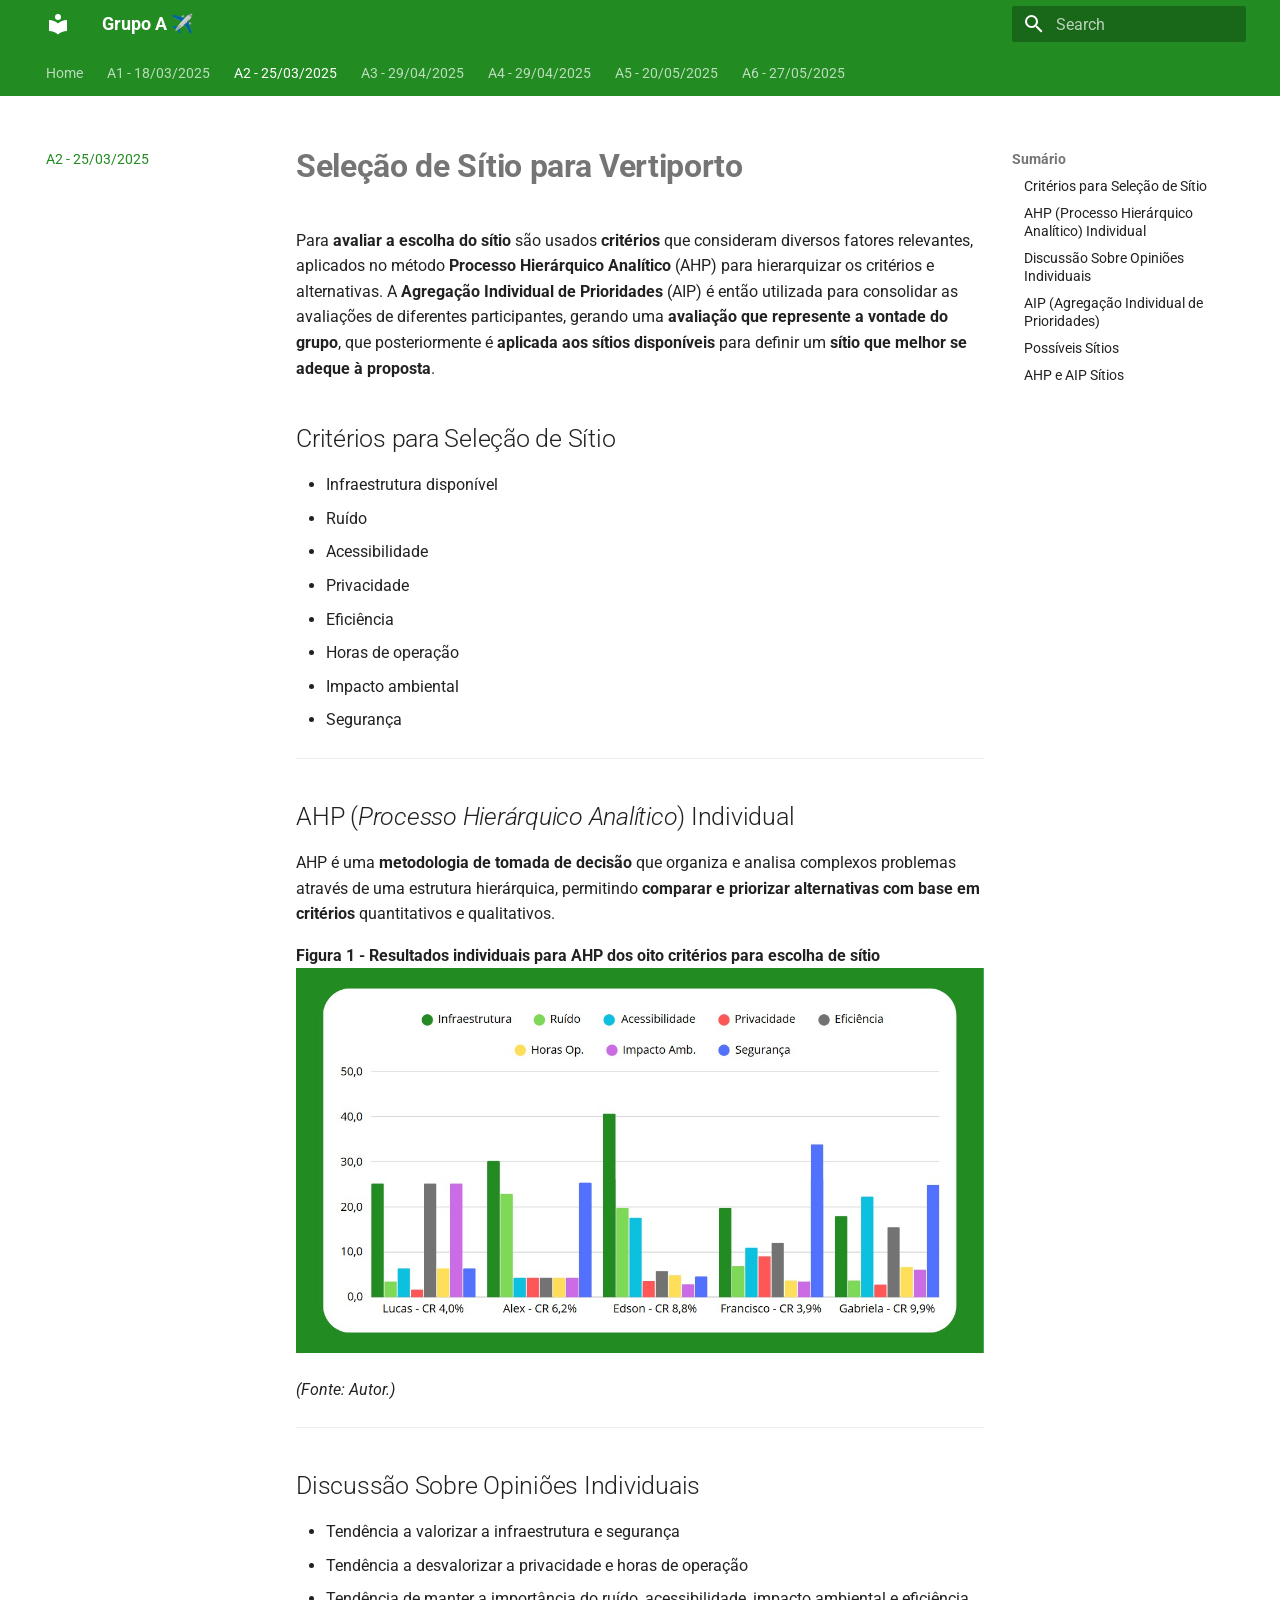
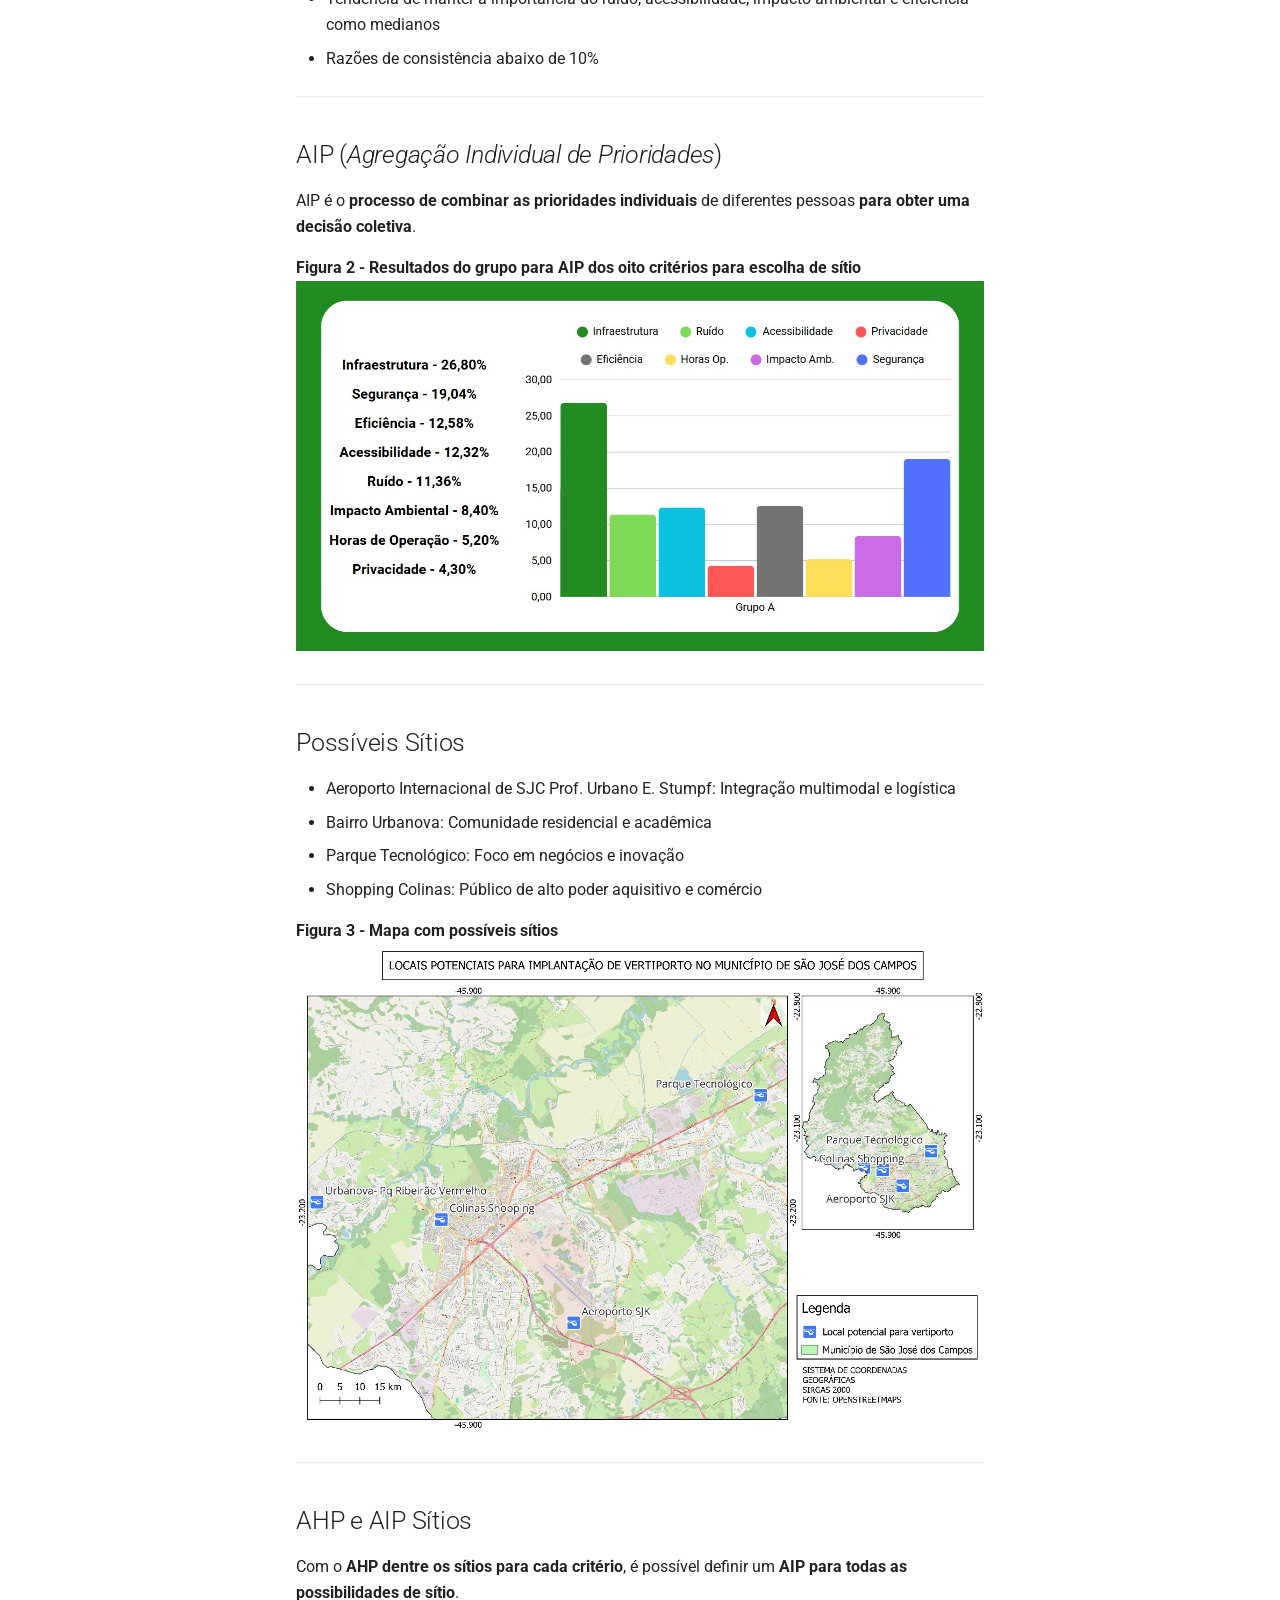
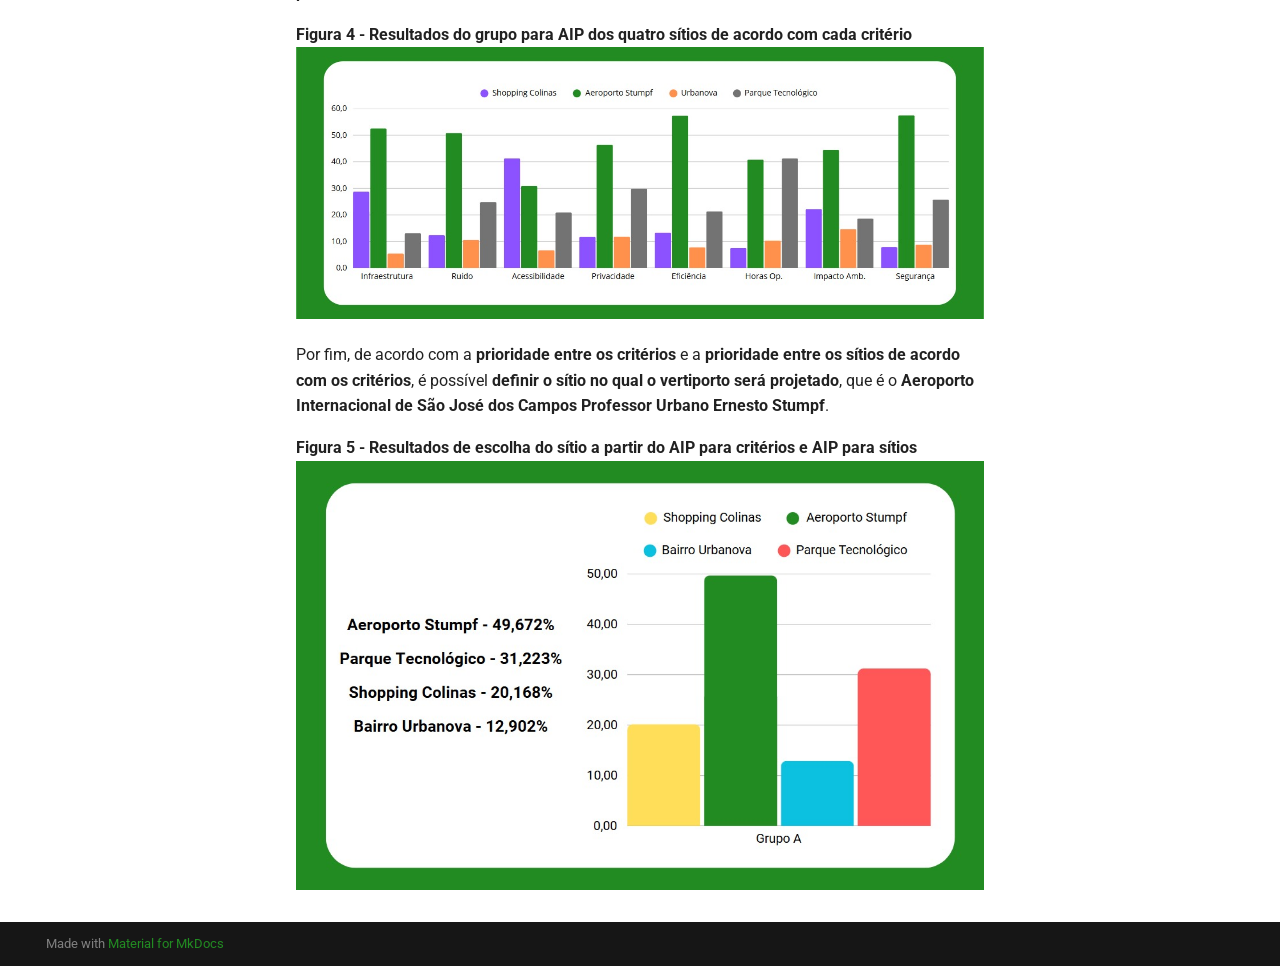
<file: atv2/index.html>
<!doctype html>
<html lang="en" class="no-js">
  <head>
    
      <meta charset="utf-8">
      <meta name="viewport" content="width=device-width,initial-scale=1">
      
      
      
      
        <link rel="prev" href="../atv1/">
      
      
        <link rel="next" href="../atv3/">
      
      
      <link rel="icon" href="../assets/images/favicon.png">
      <meta name="generator" content="mkdocs-1.6.1, mkdocs-material-9.6.5">
    
    
      
        <title>A2 - 25/03/2025 - Grupo A ✈️</title>
      
    
    
      <link rel="stylesheet" href="../assets/stylesheets/main.8608ea7d.min.css">
      
      


    
    
      
    
    
      
        
        
        <link rel="preconnect" href="https://fonts.gstatic.com" crossorigin>
        <link rel="stylesheet" href="https://fonts.googleapis.com/css?family=Roboto:300,300i,400,400i,700,700i%7CRoboto+Mono:400,400i,700,700i&display=fallback">
        <style>:root{--md-text-font:"Roboto";--md-code-font:"Roboto Mono"}</style>
      
    
    
      <link rel="stylesheet" href="../assets/custom.css">
    
    <script>__md_scope=new URL("..",location),__md_hash=e=>[...e].reduce(((e,_)=>(e<<5)-e+_.charCodeAt(0)),0),__md_get=(e,_=localStorage,t=__md_scope)=>JSON.parse(_.getItem(t.pathname+"."+e)),__md_set=(e,_,t=localStorage,a=__md_scope)=>{try{t.setItem(a.pathname+"."+e,JSON.stringify(_))}catch(e){}}</script>
    
      

    
    
    
  </head>
  
  
    <body dir="ltr">
  
    
    <input class="md-toggle" data-md-toggle="drawer" type="checkbox" id="__drawer" autocomplete="off">
    <input class="md-toggle" data-md-toggle="search" type="checkbox" id="__search" autocomplete="off">
    <label class="md-overlay" for="__drawer"></label>
    <div data-md-component="skip">
      
        
        <a href="#selecao-de-sitio-para-vertiporto" class="md-skip">
          Skip to content
        </a>
      
    </div>
    <div data-md-component="announce">
      
    </div>
    
    
      

<header class="md-header" data-md-component="header">
  <nav class="md-header__inner md-grid" aria-label="Header">
    <a href=".." title="Grupo A ✈️" class="md-header__button md-logo" aria-label="Grupo A ✈️" data-md-component="logo">
      
  
  <svg xmlns="http://www.w3.org/2000/svg" viewBox="0 0 24 24"><path d="M12 8a3 3 0 0 0 3-3 3 3 0 0 0-3-3 3 3 0 0 0-3 3 3 3 0 0 0 3 3m0 3.54C9.64 9.35 6.5 8 3 8v11c3.5 0 6.64 1.35 9 3.54 2.36-2.19 5.5-3.54 9-3.54V8c-3.5 0-6.64 1.35-9 3.54"/></svg>

    </a>
    <label class="md-header__button md-icon" for="__drawer">
      
      <svg xmlns="http://www.w3.org/2000/svg" viewBox="0 0 24 24"><path d="M3 6h18v2H3zm0 5h18v2H3zm0 5h18v2H3z"/></svg>
    </label>
    <div class="md-header__title" data-md-component="header-title">
      <div class="md-header__ellipsis">
        <div class="md-header__topic">
          <span class="md-ellipsis">
            Grupo A ✈️
          </span>
        </div>
        <div class="md-header__topic" data-md-component="header-topic">
          <span class="md-ellipsis">
            
              A2 - 25/03/2025
            
          </span>
        </div>
      </div>
    </div>
    
    
      <script>var palette=__md_get("__palette");if(palette&&palette.color){if("(prefers-color-scheme)"===palette.color.media){var media=matchMedia("(prefers-color-scheme: light)"),input=document.querySelector(media.matches?"[data-md-color-media='(prefers-color-scheme: light)']":"[data-md-color-media='(prefers-color-scheme: dark)']");palette.color.media=input.getAttribute("data-md-color-media"),palette.color.scheme=input.getAttribute("data-md-color-scheme"),palette.color.primary=input.getAttribute("data-md-color-primary"),palette.color.accent=input.getAttribute("data-md-color-accent")}for(var[key,value]of Object.entries(palette.color))document.body.setAttribute("data-md-color-"+key,value)}</script>
    
    
    
      <label class="md-header__button md-icon" for="__search">
        
        <svg xmlns="http://www.w3.org/2000/svg" viewBox="0 0 24 24"><path d="M9.5 3A6.5 6.5 0 0 1 16 9.5c0 1.61-.59 3.09-1.56 4.23l.27.27h.79l5 5-1.5 1.5-5-5v-.79l-.27-.27A6.52 6.52 0 0 1 9.5 16 6.5 6.5 0 0 1 3 9.5 6.5 6.5 0 0 1 9.5 3m0 2C7 5 5 7 5 9.5S7 14 9.5 14 14 12 14 9.5 12 5 9.5 5"/></svg>
      </label>
      <div class="md-search" data-md-component="search" role="dialog">
  <label class="md-search__overlay" for="__search"></label>
  <div class="md-search__inner" role="search">
    <form class="md-search__form" name="search">
      <input type="text" class="md-search__input" name="query" aria-label="Search" placeholder="Search" autocapitalize="off" autocorrect="off" autocomplete="off" spellcheck="false" data-md-component="search-query" required>
      <label class="md-search__icon md-icon" for="__search">
        
        <svg xmlns="http://www.w3.org/2000/svg" viewBox="0 0 24 24"><path d="M9.5 3A6.5 6.5 0 0 1 16 9.5c0 1.61-.59 3.09-1.56 4.23l.27.27h.79l5 5-1.5 1.5-5-5v-.79l-.27-.27A6.52 6.52 0 0 1 9.5 16 6.5 6.5 0 0 1 3 9.5 6.5 6.5 0 0 1 9.5 3m0 2C7 5 5 7 5 9.5S7 14 9.5 14 14 12 14 9.5 12 5 9.5 5"/></svg>
        
        <svg xmlns="http://www.w3.org/2000/svg" viewBox="0 0 24 24"><path d="M20 11v2H8l5.5 5.5-1.42 1.42L4.16 12l7.92-7.92L13.5 5.5 8 11z"/></svg>
      </label>
      <nav class="md-search__options" aria-label="Search">
        
        <button type="reset" class="md-search__icon md-icon" title="Clear" aria-label="Clear" tabindex="-1">
          
          <svg xmlns="http://www.w3.org/2000/svg" viewBox="0 0 24 24"><path d="M19 6.41 17.59 5 12 10.59 6.41 5 5 6.41 10.59 12 5 17.59 6.41 19 12 13.41 17.59 19 19 17.59 13.41 12z"/></svg>
        </button>
      </nav>
      
    </form>
    <div class="md-search__output">
      <div class="md-search__scrollwrap" tabindex="0" data-md-scrollfix>
        <div class="md-search-result" data-md-component="search-result">
          <div class="md-search-result__meta">
            Initializing search
          </div>
          <ol class="md-search-result__list" role="presentation"></ol>
        </div>
      </div>
    </div>
  </div>
</div>
    
    
  </nav>
  
</header>
    
    <div class="md-container" data-md-component="container">
      
      
        
          
            
<nav class="md-tabs" aria-label="Tabs" data-md-component="tabs">
  <div class="md-grid">
    <ul class="md-tabs__list">
      
        
  
  
  
    <li class="md-tabs__item">
      <a href=".." class="md-tabs__link">
        
  
    
  
  Home

      </a>
    </li>
  

      
        
  
  
  
    <li class="md-tabs__item">
      <a href="../atv1/" class="md-tabs__link">
        
  
    
  
  A1 - 18/03/2025

      </a>
    </li>
  

      
        
  
  
    
  
  
    <li class="md-tabs__item md-tabs__item--active">
      <a href="./" class="md-tabs__link">
        
  
    
  
  A2 - 25/03/2025

      </a>
    </li>
  

      
        
  
  
  
    <li class="md-tabs__item">
      <a href="../atv3/" class="md-tabs__link">
        
  
    
  
  A3 - 29/04/2025

      </a>
    </li>
  

      
        
  
  
  
    <li class="md-tabs__item">
      <a href="../atv4/" class="md-tabs__link">
        
  
    
  
  A4 - 29/04/2025

      </a>
    </li>
  

      
        
  
  
  
    <li class="md-tabs__item">
      <a href="../atv5/" class="md-tabs__link">
        
  
    
  
  A5 - 20/05/2025

      </a>
    </li>
  

      
        
  
  
  
    <li class="md-tabs__item">
      <a href="../atv6/" class="md-tabs__link">
        
  
    
  
  A6 - 27/05/2025

      </a>
    </li>
  

      
    </ul>
  </div>
</nav>
          
        
      
      <main class="md-main" data-md-component="main">
        <div class="md-main__inner md-grid">
          
            
              
              <div class="md-sidebar md-sidebar--primary" data-md-component="sidebar" data-md-type="navigation" >
                <div class="md-sidebar__scrollwrap">
                  <div class="md-sidebar__inner">
                    


  


<nav class="md-nav md-nav--primary md-nav--lifted" aria-label="Navigation" data-md-level="0">
  <label class="md-nav__title" for="__drawer">
    <a href=".." title="Grupo A ✈️" class="md-nav__button md-logo" aria-label="Grupo A ✈️" data-md-component="logo">
      
  
  <svg xmlns="http://www.w3.org/2000/svg" viewBox="0 0 24 24"><path d="M12 8a3 3 0 0 0 3-3 3 3 0 0 0-3-3 3 3 0 0 0-3 3 3 3 0 0 0 3 3m0 3.54C9.64 9.35 6.5 8 3 8v11c3.5 0 6.64 1.35 9 3.54 2.36-2.19 5.5-3.54 9-3.54V8c-3.5 0-6.64 1.35-9 3.54"/></svg>

    </a>
    Grupo A ✈️
  </label>
  
  <ul class="md-nav__list" data-md-scrollfix>
    
      
      
  
  
  
  
    <li class="md-nav__item">
      <a href=".." class="md-nav__link">
        
  
  <span class="md-ellipsis">
    Home
    
  </span>
  

      </a>
    </li>
  

    
      
      
  
  
  
  
    <li class="md-nav__item">
      <a href="../atv1/" class="md-nav__link">
        
  
  <span class="md-ellipsis">
    A1 - 18/03/2025
    
  </span>
  

      </a>
    </li>
  

    
      
      
  
  
    
  
  
  
    <li class="md-nav__item md-nav__item--active">
      
      <input class="md-nav__toggle md-toggle" type="checkbox" id="__toc">
      
      
        
      
      
        <label class="md-nav__link md-nav__link--active" for="__toc">
          
  
  <span class="md-ellipsis">
    A2 - 25/03/2025
    
  </span>
  

          <span class="md-nav__icon md-icon"></span>
        </label>
      
      <a href="./" class="md-nav__link md-nav__link--active">
        
  
  <span class="md-ellipsis">
    A2 - 25/03/2025
    
  </span>
  

      </a>
      
        

<nav class="md-nav md-nav--secondary" aria-label="Table of contents">
  
  
  
    
  
  
    <label class="md-nav__title" for="__toc">
      <span class="md-nav__icon md-icon"></span>
      Table of contents
    </label>
    <ul class="md-nav__list" data-md-component="toc" data-md-scrollfix>
      
        <li class="md-nav__item">
  <a href="#criterios-para-selecao-de-sitio" class="md-nav__link">
    <span class="md-ellipsis">
      Critérios para Seleção de Sítio
    </span>
  </a>
  
</li>
      
        <li class="md-nav__item">
  <a href="#ahp-processo-hierarquico-analitico-individual" class="md-nav__link">
    <span class="md-ellipsis">
      AHP (Processo Hierárquico Analítico) Individual
    </span>
  </a>
  
</li>
      
        <li class="md-nav__item">
  <a href="#discussao-sobre-opinioes-individuais" class="md-nav__link">
    <span class="md-ellipsis">
      Discussão Sobre Opiniões Individuais
    </span>
  </a>
  
</li>
      
        <li class="md-nav__item">
  <a href="#aip-agregacao-individual-de-prioridades" class="md-nav__link">
    <span class="md-ellipsis">
      AIP (Agregação Individual de Prioridades)
    </span>
  </a>
  
</li>
      
        <li class="md-nav__item">
  <a href="#possiveis-sitios" class="md-nav__link">
    <span class="md-ellipsis">
      Possíveis Sítios
    </span>
  </a>
  
</li>
      
        <li class="md-nav__item">
  <a href="#ahp-e-aip-sitios" class="md-nav__link">
    <span class="md-ellipsis">
      AHP e AIP Sítios
    </span>
  </a>
  
</li>
      
    </ul>
  
</nav>
      
    </li>
  

    
      
      
  
  
  
  
    <li class="md-nav__item">
      <a href="../atv3/" class="md-nav__link">
        
  
  <span class="md-ellipsis">
    A3 - 29/04/2025
    
  </span>
  

      </a>
    </li>
  

    
      
      
  
  
  
  
    <li class="md-nav__item">
      <a href="../atv4/" class="md-nav__link">
        
  
  <span class="md-ellipsis">
    A4 - 29/04/2025
    
  </span>
  

      </a>
    </li>
  

    
      
      
  
  
  
  
    <li class="md-nav__item">
      <a href="../atv5/" class="md-nav__link">
        
  
  <span class="md-ellipsis">
    A5 - 20/05/2025
    
  </span>
  

      </a>
    </li>
  

    
      
      
  
  
  
  
    <li class="md-nav__item">
      <a href="../atv6/" class="md-nav__link">
        
  
  <span class="md-ellipsis">
    A6 - 27/05/2025
    
  </span>
  

      </a>
    </li>
  

    
  </ul>
</nav>
                  </div>
                </div>
              </div>
            
            
              
              <div class="md-sidebar md-sidebar--secondary" data-md-component="sidebar" data-md-type="toc" >
                <div class="md-sidebar__scrollwrap">
                  <div class="md-sidebar__inner">
                    

<nav class="md-nav md-nav--secondary" aria-label="Table of contents">
  
  
  
    
  
  
    <label class="md-nav__title" for="__toc">
      <span class="md-nav__icon md-icon"></span>
      Table of contents
    </label>
    <ul class="md-nav__list" data-md-component="toc" data-md-scrollfix>
      
        <li class="md-nav__item">
  <a href="#criterios-para-selecao-de-sitio" class="md-nav__link">
    <span class="md-ellipsis">
      Critérios para Seleção de Sítio
    </span>
  </a>
  
</li>
      
        <li class="md-nav__item">
  <a href="#ahp-processo-hierarquico-analitico-individual" class="md-nav__link">
    <span class="md-ellipsis">
      AHP (Processo Hierárquico Analítico) Individual
    </span>
  </a>
  
</li>
      
        <li class="md-nav__item">
  <a href="#discussao-sobre-opinioes-individuais" class="md-nav__link">
    <span class="md-ellipsis">
      Discussão Sobre Opiniões Individuais
    </span>
  </a>
  
</li>
      
        <li class="md-nav__item">
  <a href="#aip-agregacao-individual-de-prioridades" class="md-nav__link">
    <span class="md-ellipsis">
      AIP (Agregação Individual de Prioridades)
    </span>
  </a>
  
</li>
      
        <li class="md-nav__item">
  <a href="#possiveis-sitios" class="md-nav__link">
    <span class="md-ellipsis">
      Possíveis Sítios
    </span>
  </a>
  
</li>
      
        <li class="md-nav__item">
  <a href="#ahp-e-aip-sitios" class="md-nav__link">
    <span class="md-ellipsis">
      AHP e AIP Sítios
    </span>
  </a>
  
</li>
      
    </ul>
  
</nav>
                  </div>
                </div>
              </div>
            
          
          
            <div class="md-content" data-md-component="content">
              <article class="md-content__inner md-typeset">
                
                  



<h1 id="selecao-de-sitio-para-vertiporto"><strong>Seleção de Sítio para Vertiporto</strong></h1>
<p>Para <strong>avaliar a escolha do sítio</strong> são usados <strong>critérios</strong> que consideram diversos fatores relevantes, aplicados no método <strong>Processo Hierárquico Analítico</strong> (AHP) para hierarquizar os critérios e alternativas. A <strong>Agregação Individual de Prioridades</strong> (AIP) é então utilizada para consolidar as avaliações de diferentes participantes, gerando uma <strong>avaliação que represente a vontade do grupo</strong>, que posteriormente é <strong>aplicada aos sítios disponíveis</strong> para definir um <strong>sítio que melhor se adeque à proposta</strong>.</p>
<h2 id="criterios-para-selecao-de-sitio">Critérios para Seleção de Sítio</h2>
<ul>
<li>Infraestrutura disponível</li>
<li>Ruído</li>
<li>Acessibilidade</li>
<li>Privacidade</li>
<li>Eficiência</li>
<li>Horas de operação</li>
<li>Impacto ambiental</li>
<li>Segurança</li>
</ul>
<hr />
<h2 id="ahp-processo-hierarquico-analitico-individual">AHP (<em>Processo Hierárquico Analítico</em>) Individual</h2>
<p>AHP é uma <strong>metodologia de tomada de decisão</strong> que organiza e analisa complexos problemas através de uma estrutura hierárquica, permitindo <strong>comparar e priorizar alternativas com base em critérios</strong> quantitativos e qualitativos.</p>
<p><strong>Figura 1 - Resultados individuais para AHP dos oito critérios para escolha de sítio</strong><br />
<img alt="Figura 1 - Resultados individuais para AHP dos oito critérios para escolha de sítio" src="../assets/ahp.jpg" />  </p>
<p><em>(Fonte: Autor.)</em> </p>
<hr />
<h2 id="discussao-sobre-opinioes-individuais">Discussão Sobre Opiniões Individuais</h2>
<ul>
<li>Tendência a valorizar a infraestrutura e segurança</li>
<li>Tendência a desvalorizar a privacidade e horas de operação</li>
<li>Tendência de manter a importância do ruído, acessibilidade, impacto ambiental e eficiência como medianos</li>
<li>Razões de consistência abaixo de 10%</li>
</ul>
<hr />
<h2 id="aip-agregacao-individual-de-prioridades">AIP (<em>Agregação Individual de Prioridades</em>)</h2>
<p>AIP é o <strong>processo de combinar as prioridades individuais</strong> de diferentes pessoas <strong>para obter uma decisão coletiva</strong>.</p>
<p><strong>Figura 2 - Resultados do grupo para AIP dos oito critérios para escolha de sítio</strong><br />
<img alt="Figura 2 - Resultados do grupo para AIP dos oito critérios para escolha de sítio" src="../assets/aip.jpg" /></p>
<hr />
<h2 id="possiveis-sitios">Possíveis Sítios</h2>
<ul>
<li>Aeroporto Internacional de SJC Prof. Urbano E. Stumpf: Integração multimodal e logística</li>
<li>Bairro Urbanova: Comunidade residencial e acadêmica</li>
<li>Parque Tecnológico: Foco em negócios e inovação</li>
<li>Shopping Colinas: Público de alto poder aquisitivo e comércio</li>
</ul>
<p><strong>Figura 3 - Mapa com possíveis sítios</strong><br />
<img alt="Figura 3 - Mapa com possíveis sítios" src="../assets/sitios.jpg" /> </p>
<hr />
<h2 id="ahp-e-aip-sitios">AHP e AIP Sítios</h2>
<p>Com o <strong>AHP dentre os sítios para cada critério</strong>, é possível definir um <strong>AIP para todas as possibilidades de sítio</strong>.</p>
<p><strong>Figura 4 - Resultados do grupo para AIP dos quatro sítios de acordo com cada critério</strong><br />
<img alt="Figura 4 - Resultados do grupo para AIP dos quatro sítios de acordo com cada critério" src="../assets/aip2.jpg" /></p>
<p>Por fim, de acordo com a <strong>prioridade entre os critérios</strong> e a <strong>prioridade entre os sítios de acordo com os critérios</strong>, é possível <strong>definir o sítio no qual o vertiporto será projetado</strong>, que é o <strong>Aeroporto Internacional de São José dos Campos Professor Urbano Ernesto Stumpf</strong>.</p>
<p><strong>Figura 5 - Resultados de escolha do sítio a partir do AIP para critérios e AIP para sítios</strong><br />
<img alt="Figura 5 - Resultados de escolha do sítio a partir do AIP para critérios e AIP para sítios" src="../assets/a2final.jpg" /></p>












                
              </article>
            </div>
          
          
<script>var target=document.getElementById(location.hash.slice(1));target&&target.name&&(target.checked=target.name.startsWith("__tabbed_"))</script>
        </div>
        
      </main>
      
        <footer class="md-footer">
  
  <div class="md-footer-meta md-typeset">
    <div class="md-footer-meta__inner md-grid">
      <div class="md-copyright">
  
  
    Made with
    <a href="https://squidfunk.github.io/mkdocs-material/" target="_blank" rel="noopener">
      Material for MkDocs
    </a>
  
</div>
      
    </div>
  </div>
</footer>
      
    </div>
    <div class="md-dialog" data-md-component="dialog">
      <div class="md-dialog__inner md-typeset"></div>
    </div>
    
    
    <script id="__config" type="application/json">{"base": "..", "features": ["navigation.tabs"], "search": "../assets/javascripts/workers/search.f8cc74c7.min.js", "translations": {"clipboard.copied": "Copied to clipboard", "clipboard.copy": "Copy to clipboard", "search.result.more.one": "1 more on this page", "search.result.more.other": "# more on this page", "search.result.none": "No matching documents", "search.result.one": "1 matching document", "search.result.other": "# matching documents", "search.result.placeholder": "Type to start searching", "search.result.term.missing": "Missing", "select.version": "Select version"}}</script>
    
    
      <script src="../assets/javascripts/bundle.f1b6f286.min.js"></script>
      
    
  </body>
</html>
</file>
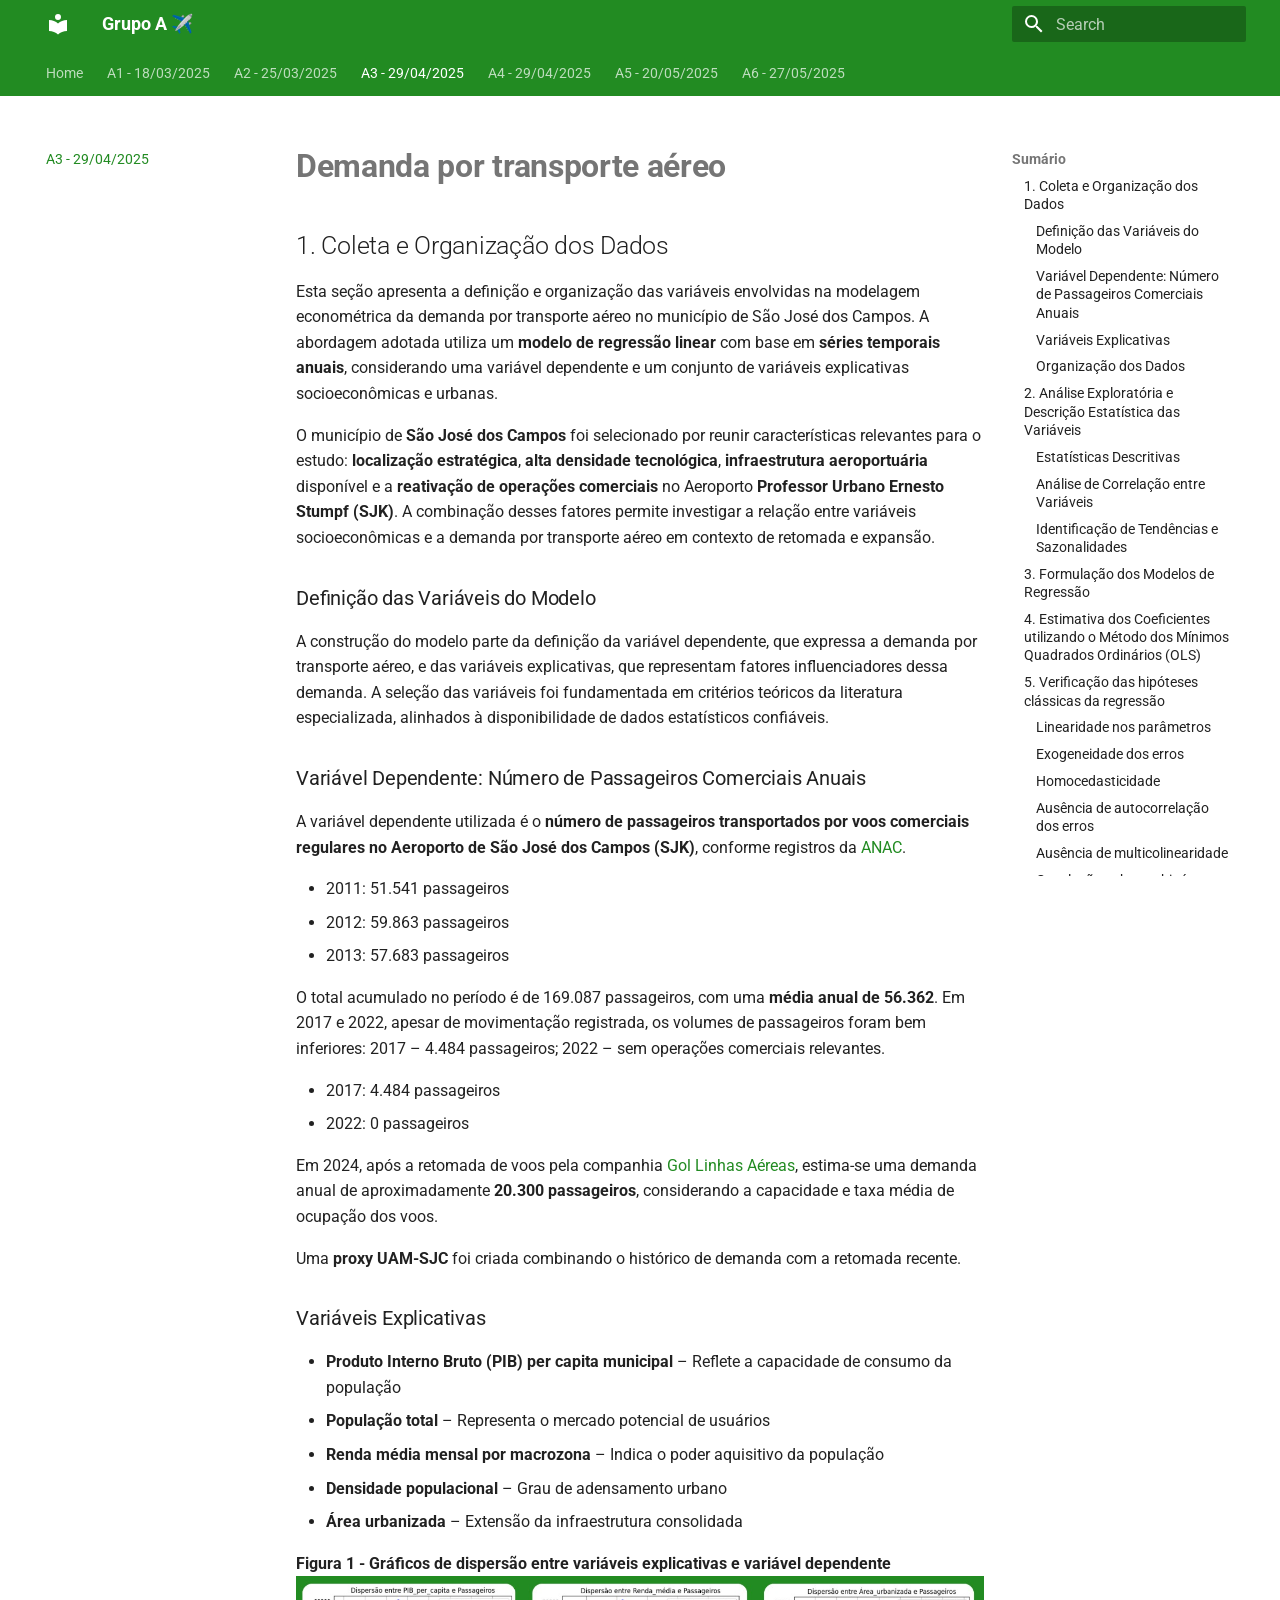
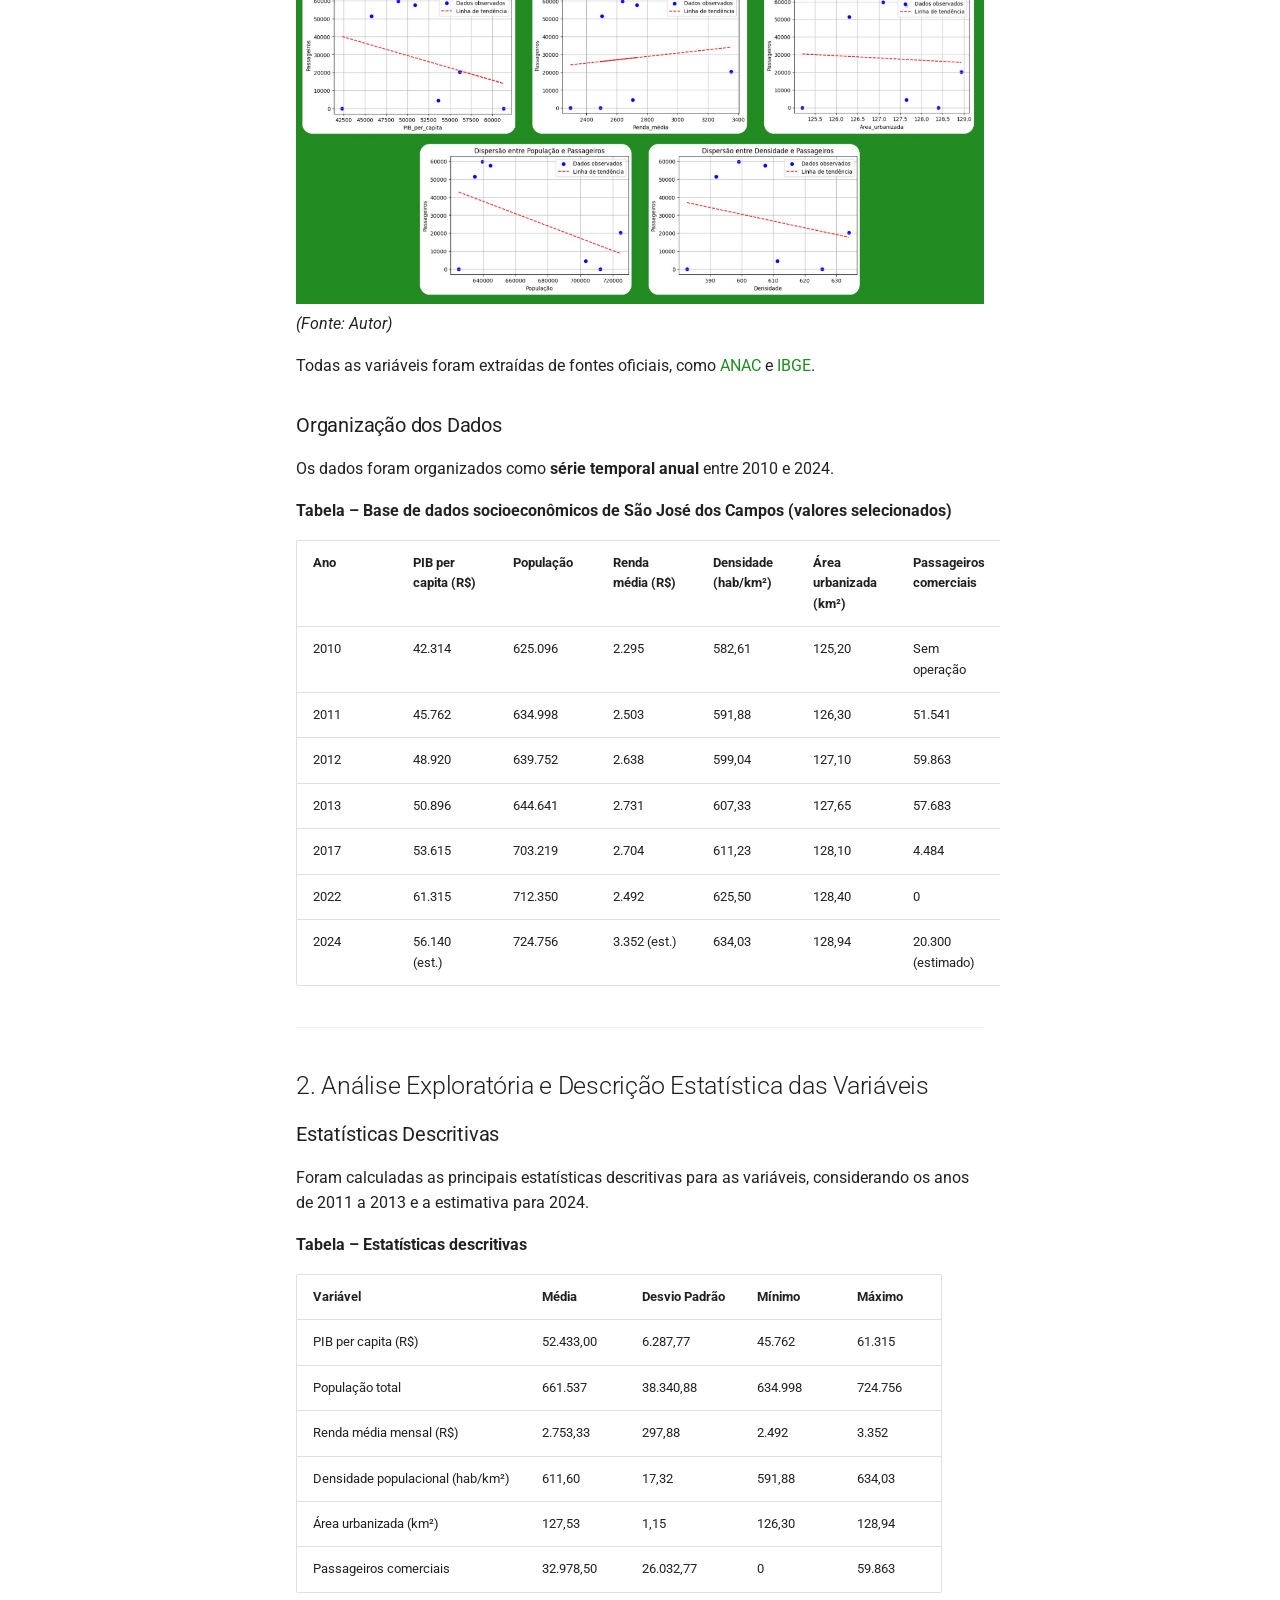
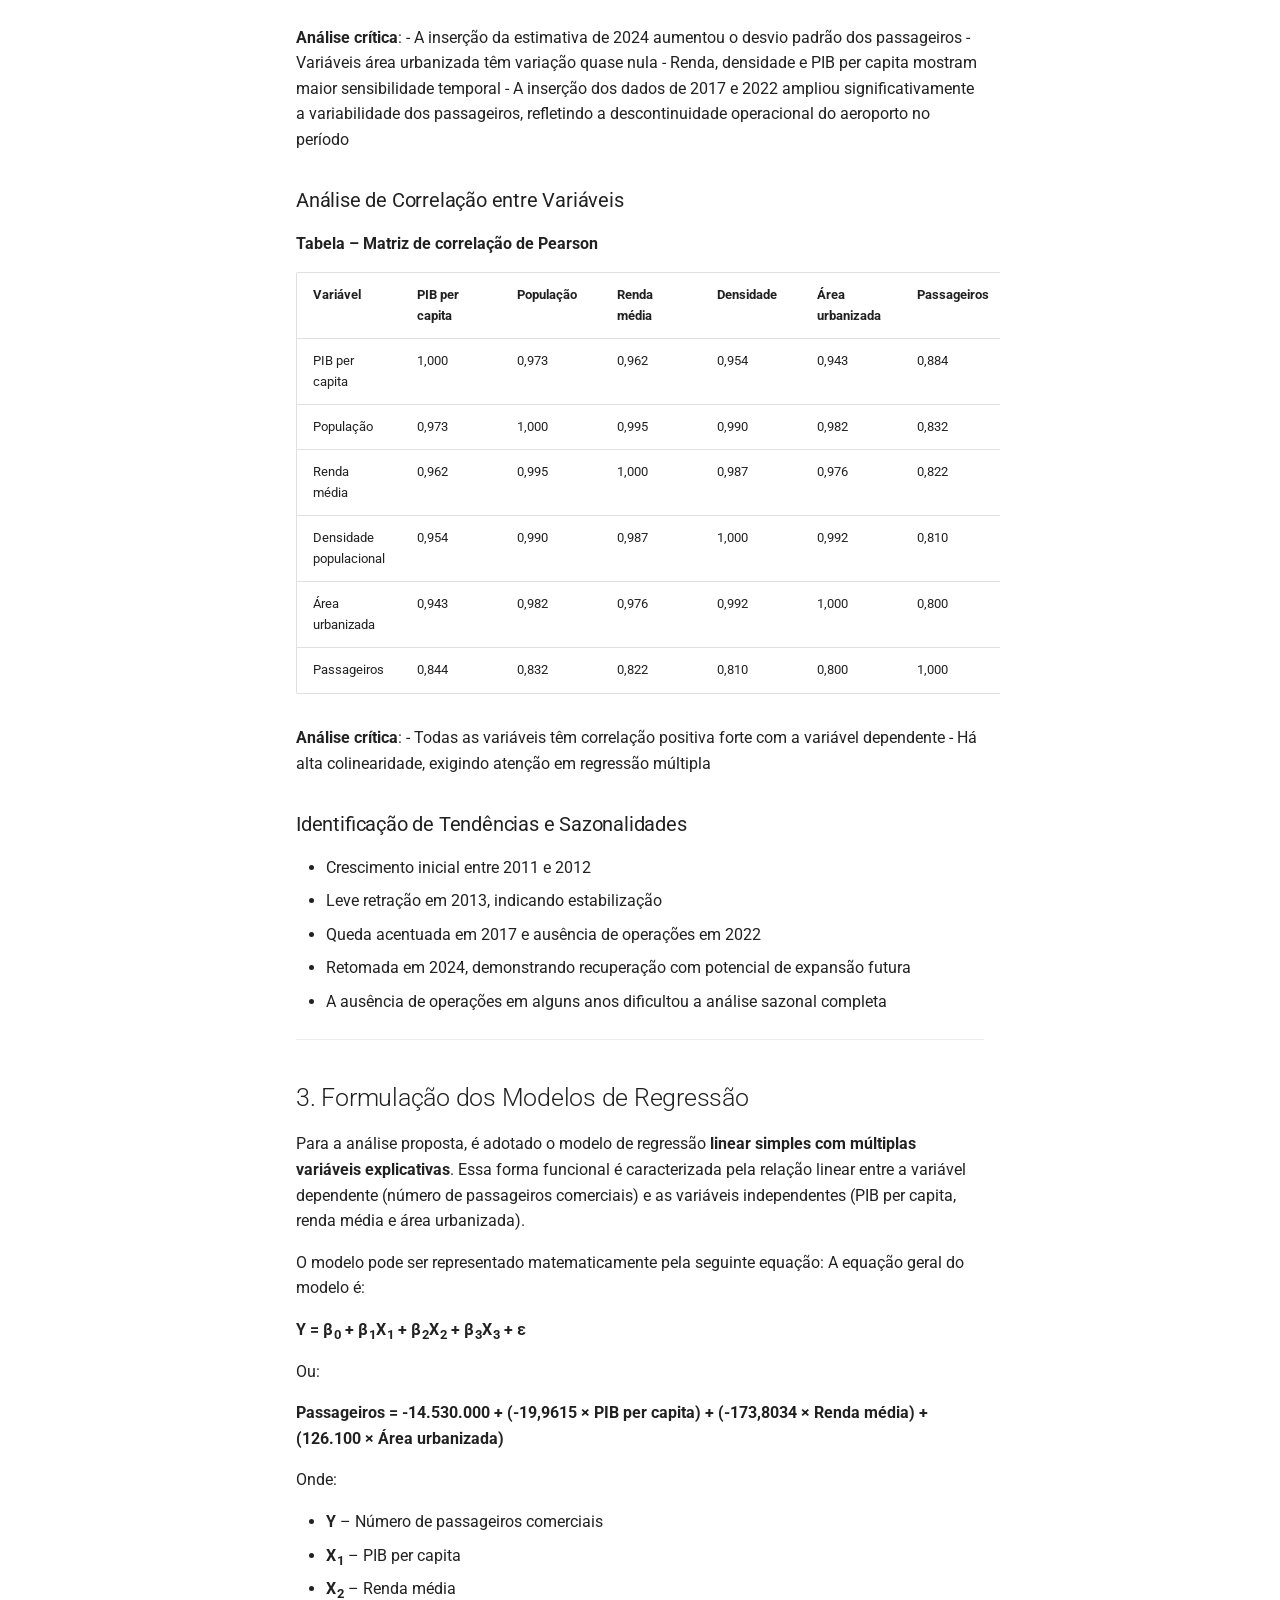
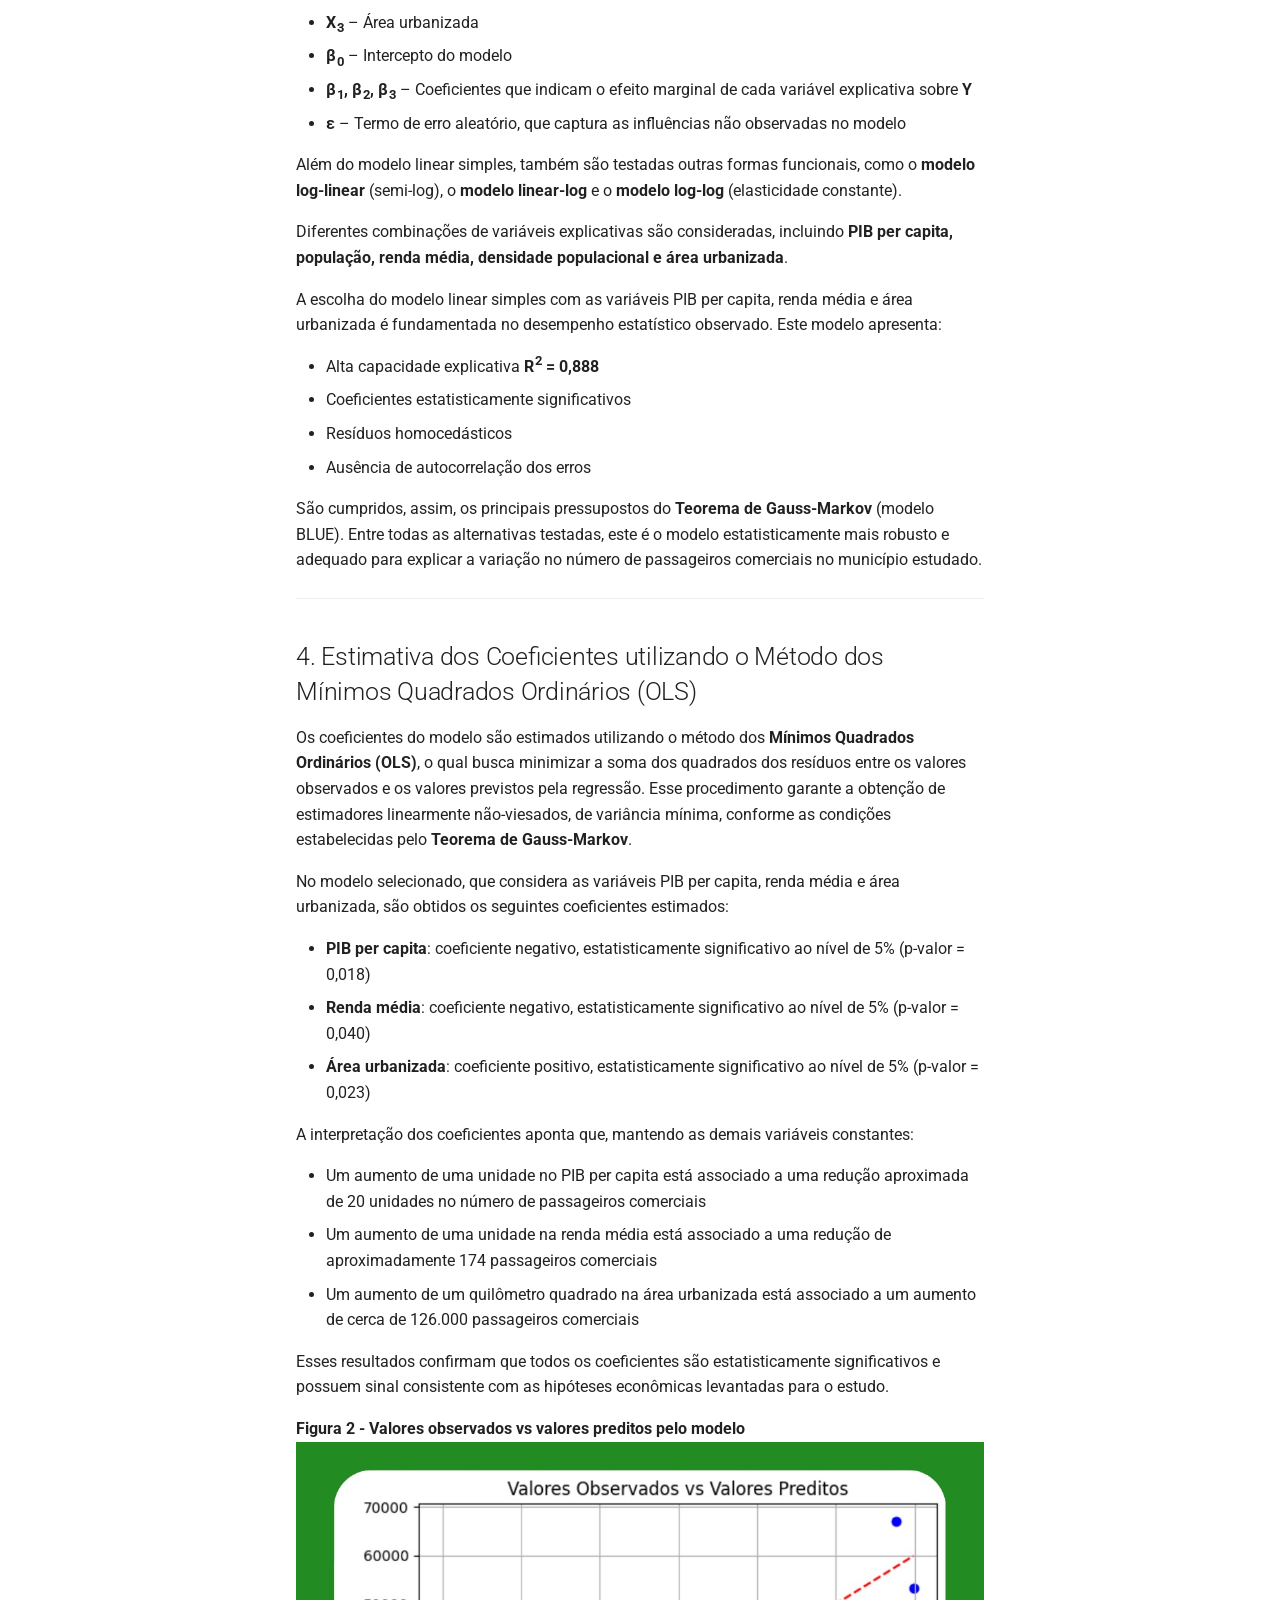
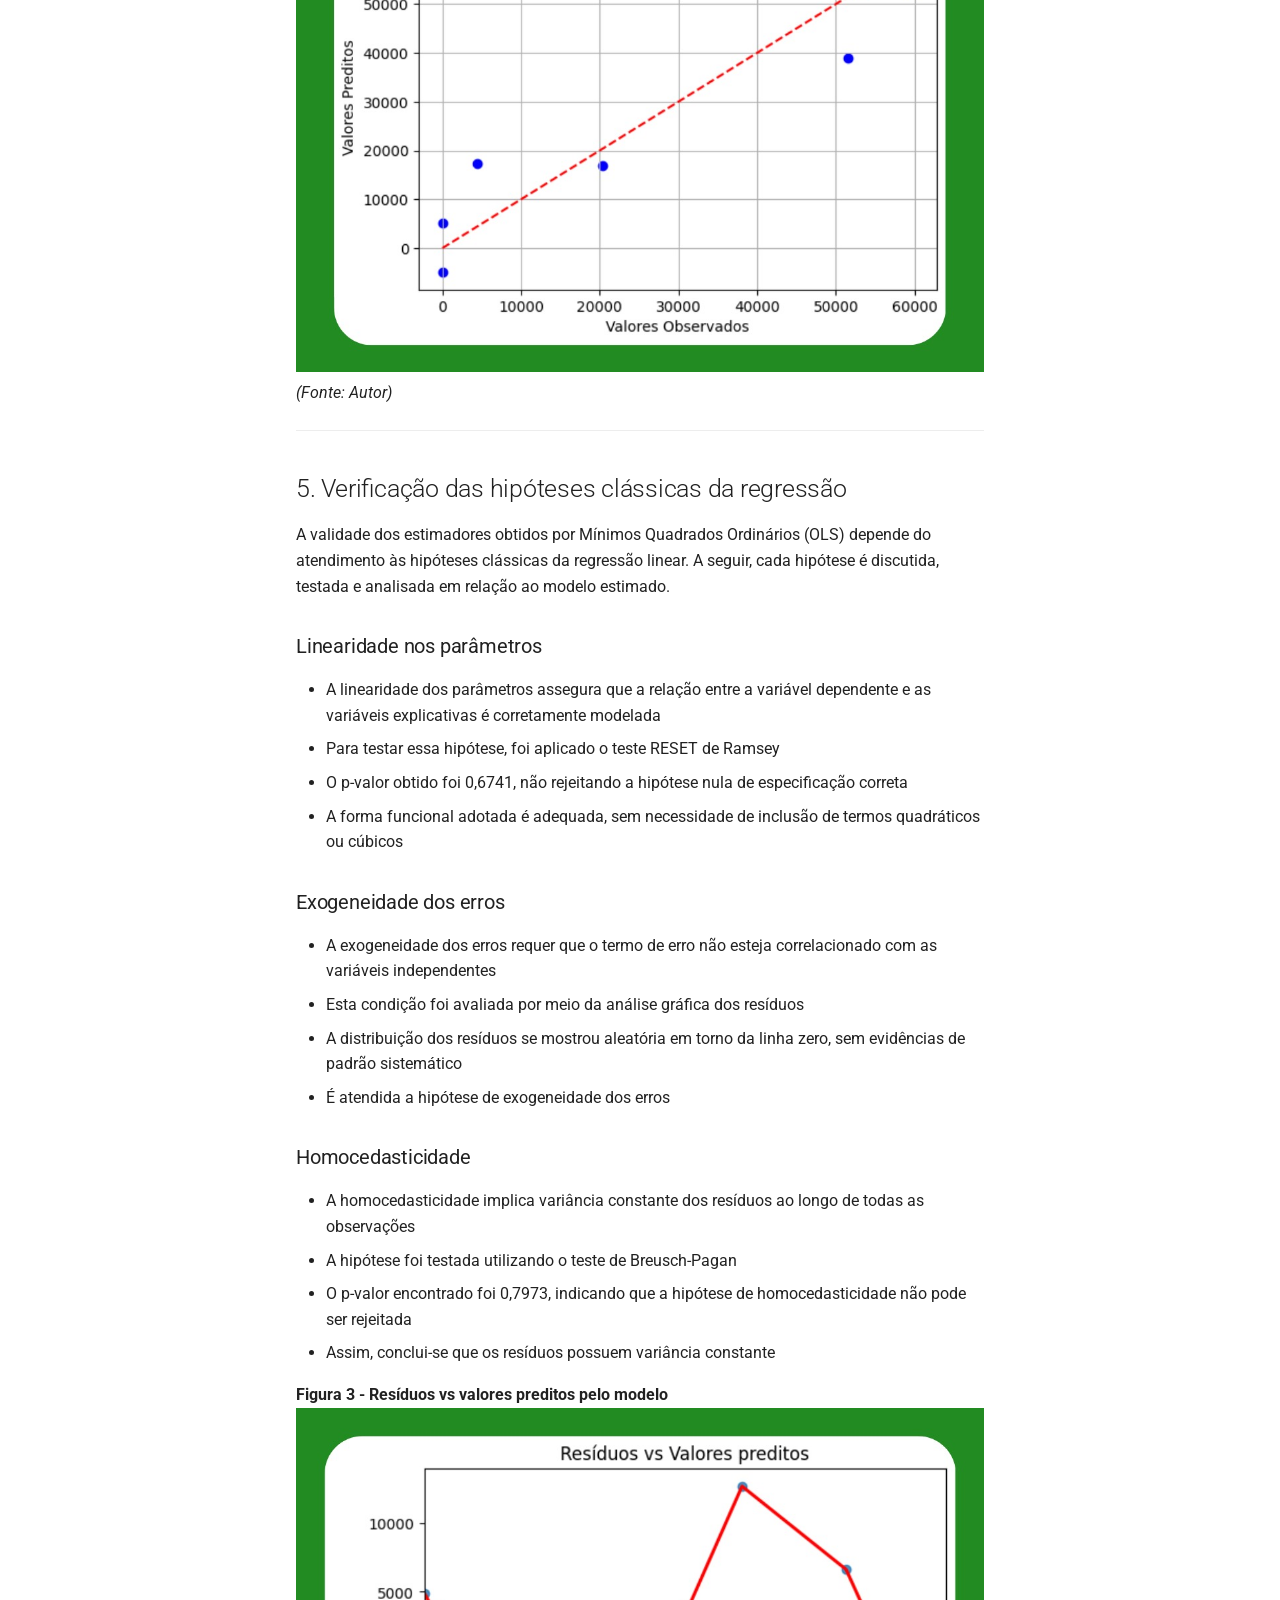
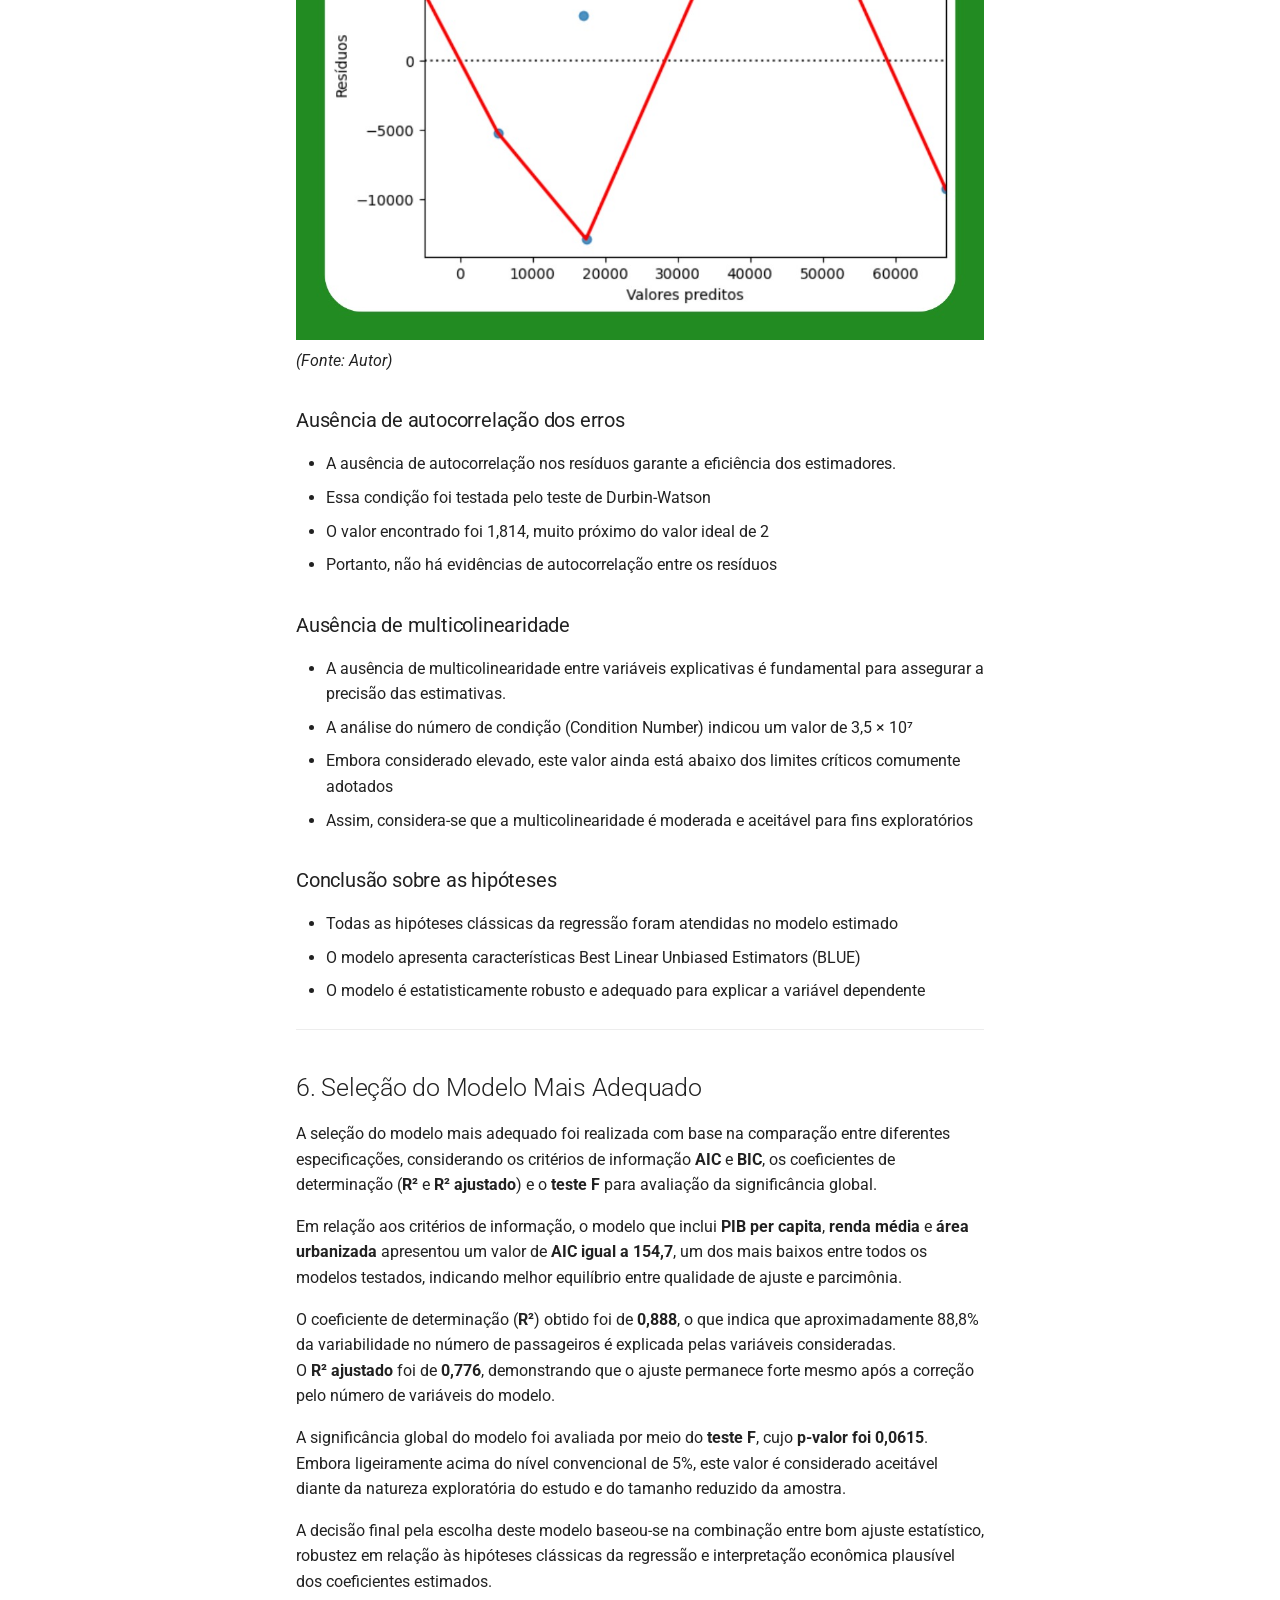
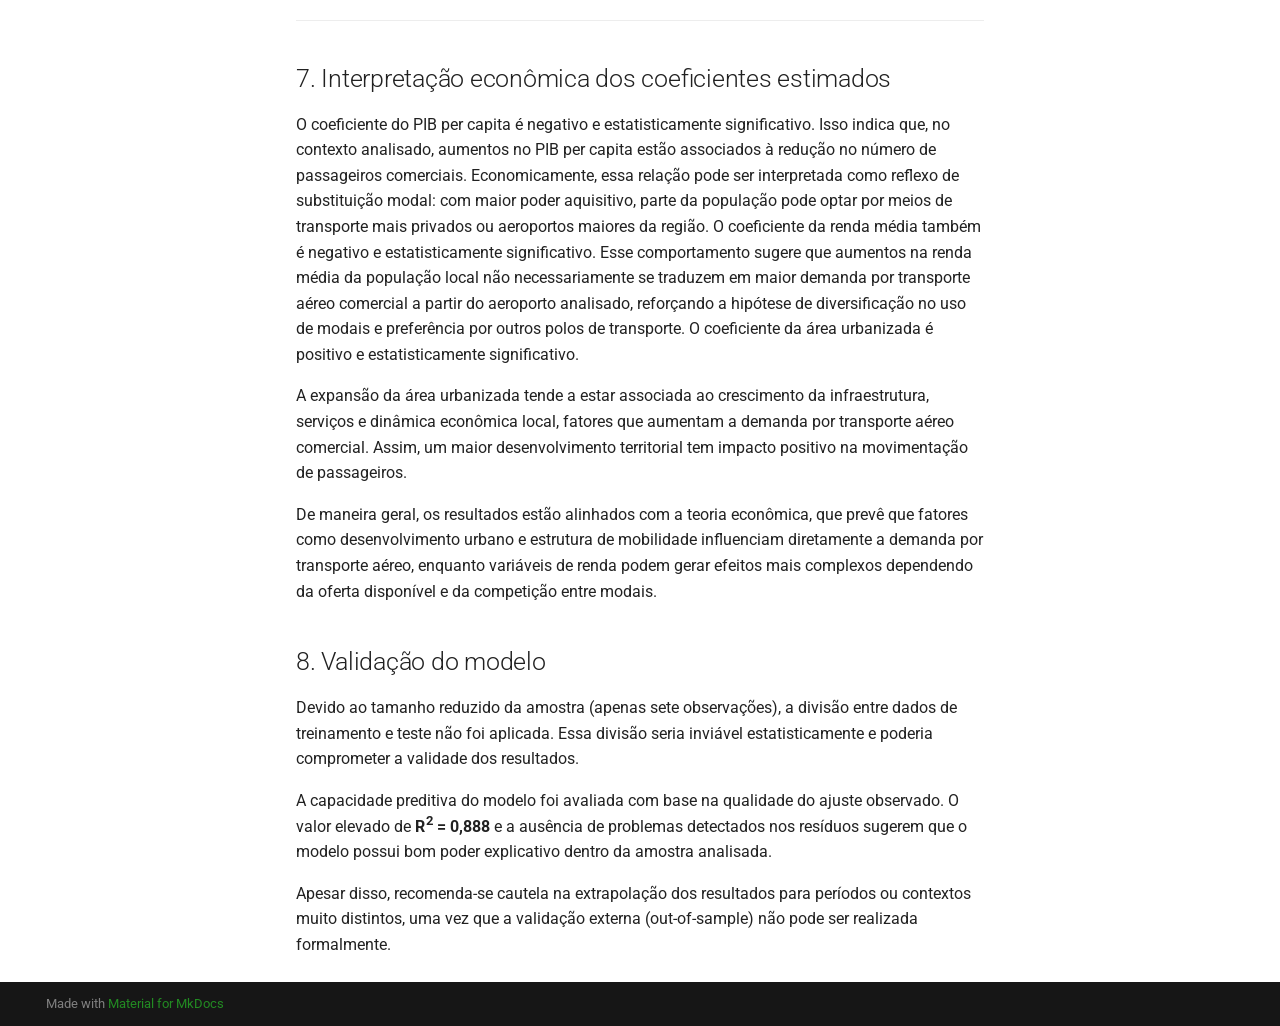
<file: atv3/index.html>
<!doctype html>
<html lang="en" class="no-js">
  <head>
    
      <meta charset="utf-8">
      <meta name="viewport" content="width=device-width,initial-scale=1">
      
      
      
      
        <link rel="prev" href="../atv2/">
      
      
        <link rel="next" href="../atv4/">
      
      
      <link rel="icon" href="../assets/images/favicon.png">
      <meta name="generator" content="mkdocs-1.6.1, mkdocs-material-9.6.5">
    
    
      
        <title>A3 - 29/04/2025 - Grupo A ✈️</title>
      
    
    
      <link rel="stylesheet" href="../assets/stylesheets/main.8608ea7d.min.css">
      
      


    
    
      
    
    
      
        
        
        <link rel="preconnect" href="https://fonts.gstatic.com" crossorigin>
        <link rel="stylesheet" href="https://fonts.googleapis.com/css?family=Roboto:300,300i,400,400i,700,700i%7CRoboto+Mono:400,400i,700,700i&display=fallback">
        <style>:root{--md-text-font:"Roboto";--md-code-font:"Roboto Mono"}</style>
      
    
    
      <link rel="stylesheet" href="../assets/custom.css">
    
    <script>__md_scope=new URL("..",location),__md_hash=e=>[...e].reduce(((e,_)=>(e<<5)-e+_.charCodeAt(0)),0),__md_get=(e,_=localStorage,t=__md_scope)=>JSON.parse(_.getItem(t.pathname+"."+e)),__md_set=(e,_,t=localStorage,a=__md_scope)=>{try{t.setItem(a.pathname+"."+e,JSON.stringify(_))}catch(e){}}</script>
    
      

    
    
    
  </head>
  
  
    <body dir="ltr">
  
    
    <input class="md-toggle" data-md-toggle="drawer" type="checkbox" id="__drawer" autocomplete="off">
    <input class="md-toggle" data-md-toggle="search" type="checkbox" id="__search" autocomplete="off">
    <label class="md-overlay" for="__drawer"></label>
    <div data-md-component="skip">
      
        
        <a href="#demanda-por-transporte-aereo" class="md-skip">
          Skip to content
        </a>
      
    </div>
    <div data-md-component="announce">
      
    </div>
    
    
      

<header class="md-header" data-md-component="header">
  <nav class="md-header__inner md-grid" aria-label="Header">
    <a href=".." title="Grupo A ✈️" class="md-header__button md-logo" aria-label="Grupo A ✈️" data-md-component="logo">
      
  
  <svg xmlns="http://www.w3.org/2000/svg" viewBox="0 0 24 24"><path d="M12 8a3 3 0 0 0 3-3 3 3 0 0 0-3-3 3 3 0 0 0-3 3 3 3 0 0 0 3 3m0 3.54C9.64 9.35 6.5 8 3 8v11c3.5 0 6.64 1.35 9 3.54 2.36-2.19 5.5-3.54 9-3.54V8c-3.5 0-6.64 1.35-9 3.54"/></svg>

    </a>
    <label class="md-header__button md-icon" for="__drawer">
      
      <svg xmlns="http://www.w3.org/2000/svg" viewBox="0 0 24 24"><path d="M3 6h18v2H3zm0 5h18v2H3zm0 5h18v2H3z"/></svg>
    </label>
    <div class="md-header__title" data-md-component="header-title">
      <div class="md-header__ellipsis">
        <div class="md-header__topic">
          <span class="md-ellipsis">
            Grupo A ✈️
          </span>
        </div>
        <div class="md-header__topic" data-md-component="header-topic">
          <span class="md-ellipsis">
            
              A3 - 29/04/2025
            
          </span>
        </div>
      </div>
    </div>
    
    
      <script>var palette=__md_get("__palette");if(palette&&palette.color){if("(prefers-color-scheme)"===palette.color.media){var media=matchMedia("(prefers-color-scheme: light)"),input=document.querySelector(media.matches?"[data-md-color-media='(prefers-color-scheme: light)']":"[data-md-color-media='(prefers-color-scheme: dark)']");palette.color.media=input.getAttribute("data-md-color-media"),palette.color.scheme=input.getAttribute("data-md-color-scheme"),palette.color.primary=input.getAttribute("data-md-color-primary"),palette.color.accent=input.getAttribute("data-md-color-accent")}for(var[key,value]of Object.entries(palette.color))document.body.setAttribute("data-md-color-"+key,value)}</script>
    
    
    
      <label class="md-header__button md-icon" for="__search">
        
        <svg xmlns="http://www.w3.org/2000/svg" viewBox="0 0 24 24"><path d="M9.5 3A6.5 6.5 0 0 1 16 9.5c0 1.61-.59 3.09-1.56 4.23l.27.27h.79l5 5-1.5 1.5-5-5v-.79l-.27-.27A6.52 6.52 0 0 1 9.5 16 6.5 6.5 0 0 1 3 9.5 6.5 6.5 0 0 1 9.5 3m0 2C7 5 5 7 5 9.5S7 14 9.5 14 14 12 14 9.5 12 5 9.5 5"/></svg>
      </label>
      <div class="md-search" data-md-component="search" role="dialog">
  <label class="md-search__overlay" for="__search"></label>
  <div class="md-search__inner" role="search">
    <form class="md-search__form" name="search">
      <input type="text" class="md-search__input" name="query" aria-label="Search" placeholder="Search" autocapitalize="off" autocorrect="off" autocomplete="off" spellcheck="false" data-md-component="search-query" required>
      <label class="md-search__icon md-icon" for="__search">
        
        <svg xmlns="http://www.w3.org/2000/svg" viewBox="0 0 24 24"><path d="M9.5 3A6.5 6.5 0 0 1 16 9.5c0 1.61-.59 3.09-1.56 4.23l.27.27h.79l5 5-1.5 1.5-5-5v-.79l-.27-.27A6.52 6.52 0 0 1 9.5 16 6.5 6.5 0 0 1 3 9.5 6.5 6.5 0 0 1 9.5 3m0 2C7 5 5 7 5 9.5S7 14 9.5 14 14 12 14 9.5 12 5 9.5 5"/></svg>
        
        <svg xmlns="http://www.w3.org/2000/svg" viewBox="0 0 24 24"><path d="M20 11v2H8l5.5 5.5-1.42 1.42L4.16 12l7.92-7.92L13.5 5.5 8 11z"/></svg>
      </label>
      <nav class="md-search__options" aria-label="Search">
        
        <button type="reset" class="md-search__icon md-icon" title="Clear" aria-label="Clear" tabindex="-1">
          
          <svg xmlns="http://www.w3.org/2000/svg" viewBox="0 0 24 24"><path d="M19 6.41 17.59 5 12 10.59 6.41 5 5 6.41 10.59 12 5 17.59 6.41 19 12 13.41 17.59 19 19 17.59 13.41 12z"/></svg>
        </button>
      </nav>
      
    </form>
    <div class="md-search__output">
      <div class="md-search__scrollwrap" tabindex="0" data-md-scrollfix>
        <div class="md-search-result" data-md-component="search-result">
          <div class="md-search-result__meta">
            Initializing search
          </div>
          <ol class="md-search-result__list" role="presentation"></ol>
        </div>
      </div>
    </div>
  </div>
</div>
    
    
  </nav>
  
</header>
    
    <div class="md-container" data-md-component="container">
      
      
        
          
            
<nav class="md-tabs" aria-label="Tabs" data-md-component="tabs">
  <div class="md-grid">
    <ul class="md-tabs__list">
      
        
  
  
  
    <li class="md-tabs__item">
      <a href=".." class="md-tabs__link">
        
  
    
  
  Home

      </a>
    </li>
  

      
        
  
  
  
    <li class="md-tabs__item">
      <a href="../atv1/" class="md-tabs__link">
        
  
    
  
  A1 - 18/03/2025

      </a>
    </li>
  

      
        
  
  
  
    <li class="md-tabs__item">
      <a href="../atv2/" class="md-tabs__link">
        
  
    
  
  A2 - 25/03/2025

      </a>
    </li>
  

      
        
  
  
    
  
  
    <li class="md-tabs__item md-tabs__item--active">
      <a href="./" class="md-tabs__link">
        
  
    
  
  A3 - 29/04/2025

      </a>
    </li>
  

      
        
  
  
  
    <li class="md-tabs__item">
      <a href="../atv4/" class="md-tabs__link">
        
  
    
  
  A4 - 29/04/2025

      </a>
    </li>
  

      
        
  
  
  
    <li class="md-tabs__item">
      <a href="../atv5/" class="md-tabs__link">
        
  
    
  
  A5 - 20/05/2025

      </a>
    </li>
  

      
        
  
  
  
    <li class="md-tabs__item">
      <a href="../atv6/" class="md-tabs__link">
        
  
    
  
  A6 - 27/05/2025

      </a>
    </li>
  

      
    </ul>
  </div>
</nav>
          
        
      
      <main class="md-main" data-md-component="main">
        <div class="md-main__inner md-grid">
          
            
              
              <div class="md-sidebar md-sidebar--primary" data-md-component="sidebar" data-md-type="navigation" >
                <div class="md-sidebar__scrollwrap">
                  <div class="md-sidebar__inner">
                    


  


<nav class="md-nav md-nav--primary md-nav--lifted" aria-label="Navigation" data-md-level="0">
  <label class="md-nav__title" for="__drawer">
    <a href=".." title="Grupo A ✈️" class="md-nav__button md-logo" aria-label="Grupo A ✈️" data-md-component="logo">
      
  
  <svg xmlns="http://www.w3.org/2000/svg" viewBox="0 0 24 24"><path d="M12 8a3 3 0 0 0 3-3 3 3 0 0 0-3-3 3 3 0 0 0-3 3 3 3 0 0 0 3 3m0 3.54C9.64 9.35 6.5 8 3 8v11c3.5 0 6.64 1.35 9 3.54 2.36-2.19 5.5-3.54 9-3.54V8c-3.5 0-6.64 1.35-9 3.54"/></svg>

    </a>
    Grupo A ✈️
  </label>
  
  <ul class="md-nav__list" data-md-scrollfix>
    
      
      
  
  
  
  
    <li class="md-nav__item">
      <a href=".." class="md-nav__link">
        
  
  <span class="md-ellipsis">
    Home
    
  </span>
  

      </a>
    </li>
  

    
      
      
  
  
  
  
    <li class="md-nav__item">
      <a href="../atv1/" class="md-nav__link">
        
  
  <span class="md-ellipsis">
    A1 - 18/03/2025
    
  </span>
  

      </a>
    </li>
  

    
      
      
  
  
  
  
    <li class="md-nav__item">
      <a href="../atv2/" class="md-nav__link">
        
  
  <span class="md-ellipsis">
    A2 - 25/03/2025
    
  </span>
  

      </a>
    </li>
  

    
      
      
  
  
    
  
  
  
    <li class="md-nav__item md-nav__item--active">
      
      <input class="md-nav__toggle md-toggle" type="checkbox" id="__toc">
      
      
        
      
      
        <label class="md-nav__link md-nav__link--active" for="__toc">
          
  
  <span class="md-ellipsis">
    A3 - 29/04/2025
    
  </span>
  

          <span class="md-nav__icon md-icon"></span>
        </label>
      
      <a href="./" class="md-nav__link md-nav__link--active">
        
  
  <span class="md-ellipsis">
    A3 - 29/04/2025
    
  </span>
  

      </a>
      
        

<nav class="md-nav md-nav--secondary" aria-label="Table of contents">
  
  
  
    
  
  
    <label class="md-nav__title" for="__toc">
      <span class="md-nav__icon md-icon"></span>
      Table of contents
    </label>
    <ul class="md-nav__list" data-md-component="toc" data-md-scrollfix>
      
        <li class="md-nav__item">
  <a href="#1-coleta-e-organizacao-dos-dados" class="md-nav__link">
    <span class="md-ellipsis">
      1. Coleta e Organização dos Dados
    </span>
  </a>
  
    <nav class="md-nav" aria-label="1. Coleta e Organização dos Dados">
      <ul class="md-nav__list">
        
          <li class="md-nav__item">
  <a href="#definicao-das-variaveis-do-modelo" class="md-nav__link">
    <span class="md-ellipsis">
      Definição das Variáveis do Modelo
    </span>
  </a>
  
</li>
        
          <li class="md-nav__item">
  <a href="#variavel-dependente-numero-de-passageiros-comerciais-anuais" class="md-nav__link">
    <span class="md-ellipsis">
      Variável Dependente: Número de Passageiros Comerciais Anuais
    </span>
  </a>
  
</li>
        
          <li class="md-nav__item">
  <a href="#variaveis-explicativas" class="md-nav__link">
    <span class="md-ellipsis">
      Variáveis Explicativas
    </span>
  </a>
  
</li>
        
          <li class="md-nav__item">
  <a href="#organizacao-dos-dados" class="md-nav__link">
    <span class="md-ellipsis">
      Organização dos Dados
    </span>
  </a>
  
</li>
        
      </ul>
    </nav>
  
</li>
      
        <li class="md-nav__item">
  <a href="#2-analise-exploratoria-e-descricao-estatistica-das-variaveis" class="md-nav__link">
    <span class="md-ellipsis">
      2. Análise Exploratória e Descrição Estatística das Variáveis
    </span>
  </a>
  
    <nav class="md-nav" aria-label="2. Análise Exploratória e Descrição Estatística das Variáveis">
      <ul class="md-nav__list">
        
          <li class="md-nav__item">
  <a href="#estatisticas-descritivas" class="md-nav__link">
    <span class="md-ellipsis">
      Estatísticas Descritivas
    </span>
  </a>
  
</li>
        
          <li class="md-nav__item">
  <a href="#analise-de-correlacao-entre-variaveis" class="md-nav__link">
    <span class="md-ellipsis">
      Análise de Correlação entre Variáveis
    </span>
  </a>
  
</li>
        
          <li class="md-nav__item">
  <a href="#identificacao-de-tendencias-e-sazonalidades" class="md-nav__link">
    <span class="md-ellipsis">
      Identificação de Tendências e Sazonalidades
    </span>
  </a>
  
</li>
        
      </ul>
    </nav>
  
</li>
      
        <li class="md-nav__item">
  <a href="#3-formulacao-dos-modelos-de-regressao" class="md-nav__link">
    <span class="md-ellipsis">
      3. Formulação dos Modelos de Regressão
    </span>
  </a>
  
</li>
      
        <li class="md-nav__item">
  <a href="#4-estimativa-dos-coeficientes-utilizando-o-metodo-dos-minimos-quadrados-ordinarios-ols" class="md-nav__link">
    <span class="md-ellipsis">
      4. Estimativa dos Coeficientes utilizando o Método dos Mínimos Quadrados Ordinários (OLS)
    </span>
  </a>
  
</li>
      
        <li class="md-nav__item">
  <a href="#5-verificacao-das-hipoteses-classicas-da-regressao" class="md-nav__link">
    <span class="md-ellipsis">
      5. Verificação das hipóteses clássicas da regressão
    </span>
  </a>
  
    <nav class="md-nav" aria-label="5. Verificação das hipóteses clássicas da regressão">
      <ul class="md-nav__list">
        
          <li class="md-nav__item">
  <a href="#linearidade-nos-parametros" class="md-nav__link">
    <span class="md-ellipsis">
      Linearidade nos parâmetros
    </span>
  </a>
  
</li>
        
          <li class="md-nav__item">
  <a href="#exogeneidade-dos-erros" class="md-nav__link">
    <span class="md-ellipsis">
      Exogeneidade dos erros
    </span>
  </a>
  
</li>
        
          <li class="md-nav__item">
  <a href="#homocedasticidade" class="md-nav__link">
    <span class="md-ellipsis">
      Homocedasticidade
    </span>
  </a>
  
</li>
        
          <li class="md-nav__item">
  <a href="#ausencia-de-autocorrelacao-dos-erros" class="md-nav__link">
    <span class="md-ellipsis">
      Ausência de autocorrelação dos erros
    </span>
  </a>
  
</li>
        
          <li class="md-nav__item">
  <a href="#ausencia-de-multicolinearidade" class="md-nav__link">
    <span class="md-ellipsis">
      Ausência de multicolinearidade
    </span>
  </a>
  
</li>
        
          <li class="md-nav__item">
  <a href="#conclusao-sobre-as-hipoteses" class="md-nav__link">
    <span class="md-ellipsis">
      Conclusão sobre as hipóteses
    </span>
  </a>
  
</li>
        
      </ul>
    </nav>
  
</li>
      
        <li class="md-nav__item">
  <a href="#6-selecao-do-modelo-mais-adequado" class="md-nav__link">
    <span class="md-ellipsis">
      6. Seleção do Modelo Mais Adequado
    </span>
  </a>
  
</li>
      
        <li class="md-nav__item">
  <a href="#7-interpretacao-economica-dos-coeficientes-estimados" class="md-nav__link">
    <span class="md-ellipsis">
      7. Interpretação econômica dos coeficientes estimados
    </span>
  </a>
  
</li>
      
        <li class="md-nav__item">
  <a href="#8-validacao-do-modelo" class="md-nav__link">
    <span class="md-ellipsis">
      8. Validação do modelo
    </span>
  </a>
  
</li>
      
    </ul>
  
</nav>
      
    </li>
  

    
      
      
  
  
  
  
    <li class="md-nav__item">
      <a href="../atv4/" class="md-nav__link">
        
  
  <span class="md-ellipsis">
    A4 - 29/04/2025
    
  </span>
  

      </a>
    </li>
  

    
      
      
  
  
  
  
    <li class="md-nav__item">
      <a href="../atv5/" class="md-nav__link">
        
  
  <span class="md-ellipsis">
    A5 - 20/05/2025
    
  </span>
  

      </a>
    </li>
  

    
      
      
  
  
  
  
    <li class="md-nav__item">
      <a href="../atv6/" class="md-nav__link">
        
  
  <span class="md-ellipsis">
    A6 - 27/05/2025
    
  </span>
  

      </a>
    </li>
  

    
  </ul>
</nav>
                  </div>
                </div>
              </div>
            
            
              
              <div class="md-sidebar md-sidebar--secondary" data-md-component="sidebar" data-md-type="toc" >
                <div class="md-sidebar__scrollwrap">
                  <div class="md-sidebar__inner">
                    

<nav class="md-nav md-nav--secondary" aria-label="Table of contents">
  
  
  
    
  
  
    <label class="md-nav__title" for="__toc">
      <span class="md-nav__icon md-icon"></span>
      Table of contents
    </label>
    <ul class="md-nav__list" data-md-component="toc" data-md-scrollfix>
      
        <li class="md-nav__item">
  <a href="#1-coleta-e-organizacao-dos-dados" class="md-nav__link">
    <span class="md-ellipsis">
      1. Coleta e Organização dos Dados
    </span>
  </a>
  
    <nav class="md-nav" aria-label="1. Coleta e Organização dos Dados">
      <ul class="md-nav__list">
        
          <li class="md-nav__item">
  <a href="#definicao-das-variaveis-do-modelo" class="md-nav__link">
    <span class="md-ellipsis">
      Definição das Variáveis do Modelo
    </span>
  </a>
  
</li>
        
          <li class="md-nav__item">
  <a href="#variavel-dependente-numero-de-passageiros-comerciais-anuais" class="md-nav__link">
    <span class="md-ellipsis">
      Variável Dependente: Número de Passageiros Comerciais Anuais
    </span>
  </a>
  
</li>
        
          <li class="md-nav__item">
  <a href="#variaveis-explicativas" class="md-nav__link">
    <span class="md-ellipsis">
      Variáveis Explicativas
    </span>
  </a>
  
</li>
        
          <li class="md-nav__item">
  <a href="#organizacao-dos-dados" class="md-nav__link">
    <span class="md-ellipsis">
      Organização dos Dados
    </span>
  </a>
  
</li>
        
      </ul>
    </nav>
  
</li>
      
        <li class="md-nav__item">
  <a href="#2-analise-exploratoria-e-descricao-estatistica-das-variaveis" class="md-nav__link">
    <span class="md-ellipsis">
      2. Análise Exploratória e Descrição Estatística das Variáveis
    </span>
  </a>
  
    <nav class="md-nav" aria-label="2. Análise Exploratória e Descrição Estatística das Variáveis">
      <ul class="md-nav__list">
        
          <li class="md-nav__item">
  <a href="#estatisticas-descritivas" class="md-nav__link">
    <span class="md-ellipsis">
      Estatísticas Descritivas
    </span>
  </a>
  
</li>
        
          <li class="md-nav__item">
  <a href="#analise-de-correlacao-entre-variaveis" class="md-nav__link">
    <span class="md-ellipsis">
      Análise de Correlação entre Variáveis
    </span>
  </a>
  
</li>
        
          <li class="md-nav__item">
  <a href="#identificacao-de-tendencias-e-sazonalidades" class="md-nav__link">
    <span class="md-ellipsis">
      Identificação de Tendências e Sazonalidades
    </span>
  </a>
  
</li>
        
      </ul>
    </nav>
  
</li>
      
        <li class="md-nav__item">
  <a href="#3-formulacao-dos-modelos-de-regressao" class="md-nav__link">
    <span class="md-ellipsis">
      3. Formulação dos Modelos de Regressão
    </span>
  </a>
  
</li>
      
        <li class="md-nav__item">
  <a href="#4-estimativa-dos-coeficientes-utilizando-o-metodo-dos-minimos-quadrados-ordinarios-ols" class="md-nav__link">
    <span class="md-ellipsis">
      4. Estimativa dos Coeficientes utilizando o Método dos Mínimos Quadrados Ordinários (OLS)
    </span>
  </a>
  
</li>
      
        <li class="md-nav__item">
  <a href="#5-verificacao-das-hipoteses-classicas-da-regressao" class="md-nav__link">
    <span class="md-ellipsis">
      5. Verificação das hipóteses clássicas da regressão
    </span>
  </a>
  
    <nav class="md-nav" aria-label="5. Verificação das hipóteses clássicas da regressão">
      <ul class="md-nav__list">
        
          <li class="md-nav__item">
  <a href="#linearidade-nos-parametros" class="md-nav__link">
    <span class="md-ellipsis">
      Linearidade nos parâmetros
    </span>
  </a>
  
</li>
        
          <li class="md-nav__item">
  <a href="#exogeneidade-dos-erros" class="md-nav__link">
    <span class="md-ellipsis">
      Exogeneidade dos erros
    </span>
  </a>
  
</li>
        
          <li class="md-nav__item">
  <a href="#homocedasticidade" class="md-nav__link">
    <span class="md-ellipsis">
      Homocedasticidade
    </span>
  </a>
  
</li>
        
          <li class="md-nav__item">
  <a href="#ausencia-de-autocorrelacao-dos-erros" class="md-nav__link">
    <span class="md-ellipsis">
      Ausência de autocorrelação dos erros
    </span>
  </a>
  
</li>
        
          <li class="md-nav__item">
  <a href="#ausencia-de-multicolinearidade" class="md-nav__link">
    <span class="md-ellipsis">
      Ausência de multicolinearidade
    </span>
  </a>
  
</li>
        
          <li class="md-nav__item">
  <a href="#conclusao-sobre-as-hipoteses" class="md-nav__link">
    <span class="md-ellipsis">
      Conclusão sobre as hipóteses
    </span>
  </a>
  
</li>
        
      </ul>
    </nav>
  
</li>
      
        <li class="md-nav__item">
  <a href="#6-selecao-do-modelo-mais-adequado" class="md-nav__link">
    <span class="md-ellipsis">
      6. Seleção do Modelo Mais Adequado
    </span>
  </a>
  
</li>
      
        <li class="md-nav__item">
  <a href="#7-interpretacao-economica-dos-coeficientes-estimados" class="md-nav__link">
    <span class="md-ellipsis">
      7. Interpretação econômica dos coeficientes estimados
    </span>
  </a>
  
</li>
      
        <li class="md-nav__item">
  <a href="#8-validacao-do-modelo" class="md-nav__link">
    <span class="md-ellipsis">
      8. Validação do modelo
    </span>
  </a>
  
</li>
      
    </ul>
  
</nav>
                  </div>
                </div>
              </div>
            
          
          
            <div class="md-content" data-md-component="content">
              <article class="md-content__inner md-typeset">
                
                  



<h1 id="demanda-por-transporte-aereo"><strong>Demanda por transporte aéreo</strong></h1>
<h2 id="1-coleta-e-organizacao-dos-dados">1. Coleta e Organização dos Dados</h2>
<p>Esta seção apresenta a definição e organização das variáveis envolvidas na modelagem econométrica da demanda por transporte aéreo no município de São José dos Campos. A abordagem adotada utiliza um <strong>modelo de regressão linear</strong> com base em <strong>séries temporais anuais</strong>, considerando uma variável dependente e um conjunto de variáveis explicativas socioeconômicas e urbanas.</p>
<p>O município de <strong>São José dos Campos</strong> foi selecionado por reunir características relevantes para o estudo: <strong>localização estratégica</strong>, <strong>alta densidade tecnológica</strong>, <strong>infraestrutura aeroportuária</strong> disponível e a <strong>reativação de operações comerciais</strong> no Aeroporto <strong>Professor Urbano Ernesto Stumpf (SJK)</strong>. A combinação desses fatores permite investigar a relação entre variáveis socioeconômicas e a demanda por transporte aéreo em contexto de retomada e expansão.</p>
<h3 id="definicao-das-variaveis-do-modelo">Definição das Variáveis do Modelo</h3>
<p>A construção do modelo parte da definição da variável dependente, que expressa a demanda por transporte aéreo, e das variáveis explicativas, que representam fatores influenciadores dessa demanda. A seleção das variáveis foi fundamentada em critérios teóricos da literatura especializada, alinhados à disponibilidade de dados estatísticos confiáveis.</p>
<h3 id="variavel-dependente-numero-de-passageiros-comerciais-anuais">Variável Dependente: Número de Passageiros Comerciais Anuais</h3>
<p>A variável dependente utilizada é o <strong>número de passageiros transportados por voos comerciais regulares no Aeroporto de São José dos Campos (SJK)</strong>, conforme registros da <a href="https://www.gov.br/anac/pt-br/assuntos/dados-e-estatisticas/dados-estatisticos">ANAC</a>.</p>
<ul>
<li>2011: 51.541 passageiros</li>
<li>2012: 59.863 passageiros</li>
<li>2013: 57.683 passageiros</li>
</ul>
<p>O total acumulado no período é de 169.087 passageiros, com uma <strong>média anual de 56.362</strong>. Em 2017 e 2022, apesar de movimentação registrada, os volumes de passageiros foram bem inferiores: 2017 – 4.484 passageiros; 2022 – sem operações comerciais relevantes.</p>
<ul>
<li>2017: 4.484 passageiros</li>
<li>2022: 0 passageiros</li>
</ul>
<p>Em 2024, após a retomada de voos pela companhia <a href="https://www.voegol.com.br/?gclsrc=aw.ds&amp;gad_source=1&amp;gad_campaignid=12520896889&amp;gclid=Cj0KCQjwzrzABhD8ARIsANlSWNNBwXMCWhJOk4NqMvafokji71YDC0hcViaQvffId4SzfrvBmTgEGn8aAkS3EALw_wcB">Gol Linhas Aéreas</a>, estima-se uma demanda anual de aproximadamente <strong>20.300 passageiros</strong>, considerando a capacidade e taxa média de ocupação dos voos.</p>
<p>Uma <strong>proxy UAM-SJC</strong> foi criada combinando o histórico de demanda com a retomada recente.</p>
<h3 id="variaveis-explicativas">Variáveis Explicativas</h3>
<ul>
<li><strong>Produto Interno Bruto (PIB) per capita municipal</strong> – Reflete a capacidade de consumo da população</li>
<li><strong>População total</strong> – Representa o mercado potencial de usuários</li>
<li><strong>Renda média mensal por macrozona</strong> – Indica o poder aquisitivo da população</li>
<li><strong>Densidade populacional</strong> – Grau de adensamento urbano</li>
<li><strong>Área urbanizada</strong> – Extensão da infraestrutura consolidada</li>
</ul>
<p><strong>Figura 1 - Gráficos de dispersão entre variáveis explicativas e variável dependente</strong><br />
<img alt="Figura 1 - Gráficos de dispersão entre variáveis explicativas e variável dependente" src="../assets/A31.jpg" /><br />
<em>(Fonte: Autor)</em> </p>
<p>Todas as variáveis foram extraídas de fontes oficiais, como <a href="https://www.gov.br/anac/pt-br/assuntos/dados-e-estatisticas/dados-estatisticos">ANAC</a> e <a href="https://www.ibge.gov.br">IBGE</a>.</p>
<h3 id="organizacao-dos-dados">Organização dos Dados</h3>
<p>Os dados foram organizados como <strong>série temporal anual</strong> entre 2010 e 2024.</p>
<p><strong>Tabela – Base de dados socioeconômicos de São José dos Campos (valores selecionados)</strong></p>
<table>
<thead>
<tr>
<th>Ano</th>
<th>PIB per capita (R$)</th>
<th>População</th>
<th>Renda média (R$)</th>
<th>Densidade (hab/km²)</th>
<th>Área urbanizada (km²)</th>
<th>Passageiros comerciais</th>
</tr>
</thead>
<tbody>
<tr>
<td>2010</td>
<td>42.314</td>
<td>625.096</td>
<td>2.295</td>
<td>582,61</td>
<td>125,20</td>
<td>Sem operação</td>
</tr>
<tr>
<td>2011</td>
<td>45.762</td>
<td>634.998</td>
<td>2.503</td>
<td>591,88</td>
<td>126,30</td>
<td>51.541</td>
</tr>
<tr>
<td>2012</td>
<td>48.920</td>
<td>639.752</td>
<td>2.638</td>
<td>599,04</td>
<td>127,10</td>
<td>59.863</td>
</tr>
<tr>
<td>2013</td>
<td>50.896</td>
<td>644.641</td>
<td>2.731</td>
<td>607,33</td>
<td>127,65</td>
<td>57.683</td>
</tr>
<tr>
<td>2017</td>
<td>53.615</td>
<td>703.219</td>
<td>2.704</td>
<td>611,23</td>
<td>128,10</td>
<td>4.484</td>
</tr>
<tr>
<td>2022</td>
<td>61.315</td>
<td>712.350</td>
<td>2.492</td>
<td>625,50</td>
<td>128,40</td>
<td>0</td>
</tr>
<tr>
<td>2024</td>
<td>56.140 (est.)</td>
<td>724.756</td>
<td>3.352 (est.)</td>
<td>634,03</td>
<td>128,94</td>
<td>20.300 (estimado)</td>
</tr>
</tbody>
</table>
<hr />
<h2 id="2-analise-exploratoria-e-descricao-estatistica-das-variaveis">2. Análise Exploratória e Descrição Estatística das Variáveis</h2>
<h3 id="estatisticas-descritivas">Estatísticas Descritivas</h3>
<p>Foram calculadas as principais estatísticas descritivas para as variáveis, considerando os anos de 2011 a 2013 e a estimativa para 2024.</p>
<p><strong>Tabela – Estatísticas descritivas</strong></p>
<table>
<thead>
<tr>
<th>Variável</th>
<th>Média</th>
<th>Desvio Padrão</th>
<th>Mínimo</th>
<th>Máximo</th>
</tr>
</thead>
<tbody>
<tr>
<td>PIB per capita (R$)</td>
<td>52.433,00</td>
<td>6.287,77</td>
<td>45.762</td>
<td>61.315</td>
</tr>
<tr>
<td>População total</td>
<td>661.537</td>
<td>38.340,88</td>
<td>634.998</td>
<td>724.756</td>
</tr>
<tr>
<td>Renda média mensal (R$)</td>
<td>2.753,33</td>
<td>297,88</td>
<td>2.492</td>
<td>3.352</td>
</tr>
<tr>
<td>Densidade populacional (hab/km²)</td>
<td>611,60</td>
<td>17,32</td>
<td>591,88</td>
<td>634,03</td>
</tr>
<tr>
<td>Área urbanizada (km²)</td>
<td>127,53</td>
<td>1,15</td>
<td>126,30</td>
<td>128,94</td>
</tr>
<tr>
<td>Passageiros comerciais</td>
<td>32.978,50</td>
<td>26.032,77</td>
<td>0</td>
<td>59.863</td>
</tr>
</tbody>
</table>
<p><strong>Análise crítica</strong>:
- A inserção da estimativa de 2024 aumentou o desvio padrão dos passageiros
- Variáveis área urbanizada têm variação quase nula
- Renda, densidade e PIB per capita mostram maior sensibilidade temporal
- A inserção dos dados de 2017 e 2022 ampliou significativamente a variabilidade dos passageiros, refletindo a descontinuidade operacional do aeroporto no período</p>
<h3 id="analise-de-correlacao-entre-variaveis">Análise de Correlação entre Variáveis</h3>
<p><strong>Tabela – Matriz de correlação de Pearson</strong></p>
<table>
<thead>
<tr>
<th>Variável</th>
<th>PIB per capita</th>
<th>População</th>
<th>Renda média</th>
<th>Densidade</th>
<th>Área urbanizada</th>
<th>Passageiros</th>
</tr>
</thead>
<tbody>
<tr>
<td>PIB per capita</td>
<td>1,000</td>
<td>0,973</td>
<td>0,962</td>
<td>0,954</td>
<td>0,943</td>
<td>0,884</td>
</tr>
<tr>
<td>População</td>
<td>0,973</td>
<td>1,000</td>
<td>0,995</td>
<td>0,990</td>
<td>0,982</td>
<td>0,832</td>
</tr>
<tr>
<td>Renda média</td>
<td>0,962</td>
<td>0,995</td>
<td>1,000</td>
<td>0,987</td>
<td>0,976</td>
<td>0,822</td>
</tr>
<tr>
<td>Densidade populacional</td>
<td>0,954</td>
<td>0,990</td>
<td>0,987</td>
<td>1,000</td>
<td>0,992</td>
<td>0,810</td>
</tr>
<tr>
<td>Área urbanizada</td>
<td>0,943</td>
<td>0,982</td>
<td>0,976</td>
<td>0,992</td>
<td>1,000</td>
<td>0,800</td>
</tr>
<tr>
<td>Passageiros</td>
<td>0,844</td>
<td>0,832</td>
<td>0,822</td>
<td>0,810</td>
<td>0,800</td>
<td>1,000</td>
</tr>
</tbody>
</table>
<p><strong>Análise crítica</strong>:
- Todas as variáveis têm correlação positiva forte com a variável dependente
- Há alta colinearidade, exigindo atenção em regressão múltipla</p>
<h3 id="identificacao-de-tendencias-e-sazonalidades">Identificação de Tendências e Sazonalidades</h3>
<ul>
<li>Crescimento inicial entre 2011 e 2012</li>
<li>Leve retração em 2013, indicando estabilização</li>
<li>Queda acentuada em 2017 e ausência de operações em 2022</li>
<li>Retomada em 2024, demonstrando recuperação com potencial de expansão futura</li>
<li>A ausência de operações em alguns anos dificultou a análise sazonal completa</li>
</ul>
<hr />
<h2 id="3-formulacao-dos-modelos-de-regressao">3. Formulação dos Modelos de Regressão</h2>
<p>Para a análise proposta, é adotado o modelo de regressão <strong>linear simples com múltiplas variáveis explicativas</strong>. Essa forma funcional é caracterizada pela relação linear entre a variável dependente (número de passageiros comerciais) e as variáveis independentes (PIB per capita, renda média e área urbanizada).</p>
<p>O modelo pode ser representado matematicamente pela seguinte equação:
A equação geral do modelo é:</p>
<p><strong>Y = β<sub>0</sub> + β<sub>1</sub>X<sub>1</sub> + β<sub>2</sub>X<sub>2</sub> + β<sub>3</sub>X<sub>3</sub> + ε</strong></p>
<p>Ou:</p>
<p><strong>Passageiros = -14.530.000 + (-19,9615 × PIB per capita) + (-173,8034 × Renda média) + (126.100 × Área urbanizada)</strong></p>
<p>Onde:</p>
<ul>
<li><strong>Y</strong> – Número de passageiros comerciais</li>
<li><strong>X<sub>1</sub></strong> – PIB per capita</li>
<li><strong>X<sub>2</sub></strong> – Renda média</li>
<li><strong>X<sub>3</sub></strong> – Área urbanizada</li>
<li><strong>β<sub>0</sub></strong> – Intercepto do modelo</li>
<li><strong>β<sub>1</sub>, β<sub>2</sub>, β<sub>3</sub></strong> – Coeficientes que indicam o efeito marginal de cada variável explicativa sobre <strong>Y</strong></li>
<li><strong>ε</strong> – Termo de erro aleatório, que captura as influências não observadas no modelo</li>
</ul>
<p>Além do modelo linear simples, também são testadas outras formas funcionais, como o <strong>modelo log-linear</strong> (semi-log), o <strong>modelo linear-log</strong> e o <strong>modelo log-log</strong> (elasticidade constante). </p>
<p>Diferentes combinações de variáveis explicativas são consideradas, incluindo <strong>PIB per capita, população, renda média, densidade populacional e área urbanizada</strong>.</p>
<p>A escolha do modelo linear simples com as variáveis PIB per capita, renda média e área urbanizada é fundamentada no desempenho estatístico observado. Este modelo apresenta:</p>
<ul>
<li>Alta capacidade explicativa <strong>R<sup>2</sup> = 0,888</strong></li>
<li>Coeficientes estatisticamente significativos</li>
<li>Resíduos homocedásticos</li>
<li>Ausência de autocorrelação dos erros</li>
</ul>
<p>São cumpridos, assim, os principais pressupostos do <strong>Teorema de Gauss-Markov</strong> (modelo BLUE). Entre todas as alternativas testadas, este é o modelo estatisticamente mais robusto e adequado para explicar a variação no número de passageiros comerciais no município estudado.</p>
<hr />
<h2 id="4-estimativa-dos-coeficientes-utilizando-o-metodo-dos-minimos-quadrados-ordinarios-ols">4. Estimativa dos Coeficientes utilizando o Método dos Mínimos Quadrados Ordinários (OLS)</h2>
<p>Os coeficientes do modelo são estimados utilizando o método dos <strong>Mínimos Quadrados Ordinários (OLS)</strong>, o qual busca minimizar a soma dos quadrados dos resíduos entre os valores observados e os valores previstos pela regressão. Esse procedimento garante a obtenção de estimadores linearmente não-viesados, de variância mínima, conforme as condições estabelecidas pelo <strong>Teorema de Gauss-Markov</strong>.</p>
<p>No modelo selecionado, que considera as variáveis PIB per capita, renda média e área urbanizada, são obtidos os seguintes coeficientes estimados:</p>
<ul>
<li><strong>PIB per capita</strong>: coeficiente negativo, estatisticamente significativo ao nível de 5% (p-valor = 0,018)</li>
<li><strong>Renda média</strong>: coeficiente negativo, estatisticamente significativo ao nível de 5% (p-valor = 0,040)</li>
<li><strong>Área urbanizada</strong>: coeficiente positivo, estatisticamente significativo ao nível de 5% (p-valor = 0,023)</li>
</ul>
<p>A interpretação dos coeficientes aponta que, mantendo as demais variáveis constantes:</p>
<ul>
<li>Um aumento de uma unidade no PIB per capita está associado a uma redução aproximada de 20 unidades no número de passageiros comerciais</li>
<li>Um aumento de uma unidade na renda média está associado a uma redução de aproximadamente 174 passageiros comerciais</li>
<li>Um aumento de um quilômetro quadrado na área urbanizada está associado a um aumento de cerca de 126.000 passageiros comerciais</li>
</ul>
<p>Esses resultados confirmam que todos os coeficientes são estatisticamente significativos e possuem sinal consistente com as hipóteses econômicas levantadas para o estudo.</p>
<p><strong>Figura 2 - Valores observados vs valores preditos pelo modelo</strong><br />
<img alt="Figura 2 - Valores observados vs valores preditos pelo modelo" src="../assets/A32.jpg" /><br />
<em>(Fonte: Autor)</em> </p>
<hr />
<h2 id="5-verificacao-das-hipoteses-classicas-da-regressao">5. Verificação das hipóteses clássicas da regressão</h2>
<p>A validade dos estimadores obtidos por Mínimos Quadrados Ordinários (OLS) depende do atendimento às hipóteses clássicas da regressão linear. A seguir, cada hipótese é discutida, testada e analisada em relação ao modelo estimado.</p>
<h3 id="linearidade-nos-parametros">Linearidade nos parâmetros</h3>
<ul>
<li>A linearidade dos parâmetros assegura que a relação entre a variável dependente e as variáveis explicativas é corretamente modelada</li>
<li>Para testar essa hipótese, foi aplicado o teste RESET de Ramsey</li>
<li>O p-valor obtido foi 0,6741, não rejeitando a hipótese nula de especificação correta</li>
<li>A forma funcional adotada é adequada, sem necessidade de inclusão de termos quadráticos ou cúbicos</li>
</ul>
<h3 id="exogeneidade-dos-erros">Exogeneidade dos erros</h3>
<ul>
<li>A exogeneidade dos erros requer que o termo de erro não esteja correlacionado com as variáveis independentes</li>
<li>Esta condição foi avaliada por meio da análise gráfica dos resíduos</li>
<li>A distribuição dos resíduos se mostrou aleatória em torno da linha zero, sem evidências de padrão sistemático</li>
<li>É atendida a hipótese de exogeneidade dos erros</li>
</ul>
<h3 id="homocedasticidade">Homocedasticidade</h3>
<ul>
<li>A homocedasticidade implica variância constante dos resíduos ao longo de todas as observações</li>
<li>A hipótese foi testada utilizando o teste de Breusch-Pagan</li>
<li>O p-valor encontrado foi 0,7973, indicando que a hipótese de homocedasticidade não pode ser rejeitada</li>
<li>Assim, conclui-se que os resíduos possuem variância constante</li>
</ul>
<p><strong>Figura 3 - Resíduos vs valores preditos pelo modelo</strong><br />
<img alt="Figura 3 - Resíduos vs valores preditos pelo modelo" src="../assets/A33.jpg" /><br />
<em>(Fonte: Autor)</em> </p>
<h3 id="ausencia-de-autocorrelacao-dos-erros">Ausência de autocorrelação dos erros</h3>
<ul>
<li>A ausência de autocorrelação nos resíduos garante a eficiência dos estimadores.</li>
<li>Essa condição foi testada pelo teste de Durbin-Watson</li>
<li>O valor encontrado foi 1,814, muito próximo do valor ideal de 2</li>
<li>Portanto, não há evidências de autocorrelação entre os resíduos</li>
</ul>
<h3 id="ausencia-de-multicolinearidade">Ausência de multicolinearidade</h3>
<ul>
<li>A ausência de multicolinearidade entre variáveis explicativas é fundamental para assegurar a precisão das estimativas.</li>
<li>A análise do número de condição (Condition Number) indicou um valor de 3,5 × 10⁷</li>
<li>Embora considerado elevado, este valor ainda está abaixo dos limites críticos comumente adotados</li>
<li>Assim, considera-se que a multicolinearidade é moderada e aceitável para fins exploratórios</li>
</ul>
<h3 id="conclusao-sobre-as-hipoteses">Conclusão sobre as hipóteses</h3>
<ul>
<li>Todas as hipóteses clássicas da regressão foram atendidas no modelo estimado</li>
<li>O modelo apresenta características Best Linear Unbiased Estimators (BLUE)</li>
<li>O modelo é estatisticamente robusto e adequado para explicar a variável dependente</li>
</ul>
<hr />
<h2 id="6-selecao-do-modelo-mais-adequado">6. Seleção do Modelo Mais Adequado</h2>
<p>A seleção do modelo mais adequado foi realizada com base na comparação entre diferentes especificações, considerando os critérios de informação <strong>AIC</strong> e <strong>BIC</strong>, os coeficientes de determinação (<strong>R²</strong> e <strong>R² ajustado</strong>) e o <strong>teste F</strong> para avaliação da significância global.</p>
<p>Em relação aos critérios de informação, o modelo que inclui <strong>PIB per capita</strong>, <strong>renda média</strong> e <strong>área urbanizada</strong> apresentou um valor de <strong>AIC igual a 154,7</strong>, um dos mais baixos entre todos os modelos testados, indicando melhor equilíbrio entre qualidade de ajuste e parcimônia.</p>
<p>O coeficiente de determinação (<strong>R²</strong>) obtido foi de <strong>0,888</strong>, o que indica que aproximadamente 88,8% da variabilidade no número de passageiros é explicada pelas variáveis consideradas.<br />
O <strong>R² ajustado</strong> foi de <strong>0,776</strong>, demonstrando que o ajuste permanece forte mesmo após a correção pelo número de variáveis do modelo.</p>
<p>A significância global do modelo foi avaliada por meio do <strong>teste F</strong>, cujo <strong>p-valor foi 0,0615</strong>. Embora ligeiramente acima do nível convencional de 5%, este valor é considerado aceitável diante da natureza exploratória do estudo e do tamanho reduzido da amostra.</p>
<p>A decisão final pela escolha deste modelo baseou-se na combinação entre bom ajuste estatístico, robustez em relação às hipóteses clássicas da regressão e interpretação econômica plausível dos coeficientes estimados.</p>
<hr />
<h2 id="7-interpretacao-economica-dos-coeficientes-estimados">7. Interpretação econômica dos coeficientes estimados</h2>
<p>O coeficiente do PIB per capita é negativo e estatisticamente significativo. Isso indica que, no contexto analisado, aumentos no PIB per capita estão associados à redução no número de passageiros comerciais. Economicamente, essa relação pode ser interpretada como reflexo de substituição modal: com maior poder aquisitivo, parte da população pode optar por meios de transporte mais privados ou aeroportos maiores da região. O coeficiente da renda média também é negativo e estatisticamente significativo. Esse comportamento sugere que aumentos na renda média da população local não necessariamente se traduzem em maior demanda por transporte aéreo comercial a partir do aeroporto analisado, reforçando a hipótese de diversificação no uso de modais e preferência por outros polos de transporte. O coeficiente da área urbanizada é positivo e estatisticamente significativo.</p>
<p>A expansão da área urbanizada tende a estar associada ao crescimento da infraestrutura, serviços e dinâmica econômica local, fatores que aumentam a demanda por transporte aéreo comercial. Assim, um maior desenvolvimento territorial tem impacto positivo na movimentação de passageiros.</p>
<p>De maneira geral, os resultados estão alinhados com a teoria econômica, que prevê que fatores como desenvolvimento urbano e estrutura de mobilidade influenciam diretamente a demanda por transporte aéreo, enquanto variáveis de renda podem gerar efeitos mais complexos dependendo da oferta disponível e da competição entre modais.</p>
<h2 id="8-validacao-do-modelo">8. Validação do modelo</h2>
<p>Devido ao tamanho reduzido da amostra (apenas sete observações), a divisão entre dados de treinamento e teste não foi aplicada. Essa divisão seria inviável estatisticamente e poderia comprometer a validade dos resultados.</p>
<p>A capacidade preditiva do modelo foi avaliada com base na qualidade do ajuste observado. O valor elevado de <strong>R<sup>2</sup> = 0,888</strong> e a ausência de problemas detectados nos resíduos sugerem que o modelo possui bom poder explicativo dentro da amostra analisada.</p>
<p>Apesar disso, recomenda-se cautela na extrapolação dos resultados para períodos ou contextos muito distintos, uma vez que a validação externa (out-of-sample) não pode ser realizada formalmente.</p>












                
              </article>
            </div>
          
          
<script>var target=document.getElementById(location.hash.slice(1));target&&target.name&&(target.checked=target.name.startsWith("__tabbed_"))</script>
        </div>
        
      </main>
      
        <footer class="md-footer">
  
  <div class="md-footer-meta md-typeset">
    <div class="md-footer-meta__inner md-grid">
      <div class="md-copyright">
  
  
    Made with
    <a href="https://squidfunk.github.io/mkdocs-material/" target="_blank" rel="noopener">
      Material for MkDocs
    </a>
  
</div>
      
    </div>
  </div>
</footer>
      
    </div>
    <div class="md-dialog" data-md-component="dialog">
      <div class="md-dialog__inner md-typeset"></div>
    </div>
    
    
    <script id="__config" type="application/json">{"base": "..", "features": ["navigation.tabs"], "search": "../assets/javascripts/workers/search.f8cc74c7.min.js", "translations": {"clipboard.copied": "Copied to clipboard", "clipboard.copy": "Copy to clipboard", "search.result.more.one": "1 more on this page", "search.result.more.other": "# more on this page", "search.result.none": "No matching documents", "search.result.one": "1 matching document", "search.result.other": "# matching documents", "search.result.placeholder": "Type to start searching", "search.result.term.missing": "Missing", "select.version": "Select version"}}</script>
    
    
      <script src="../assets/javascripts/bundle.f1b6f286.min.js"></script>
      
    
  </body>
</html>
</file>
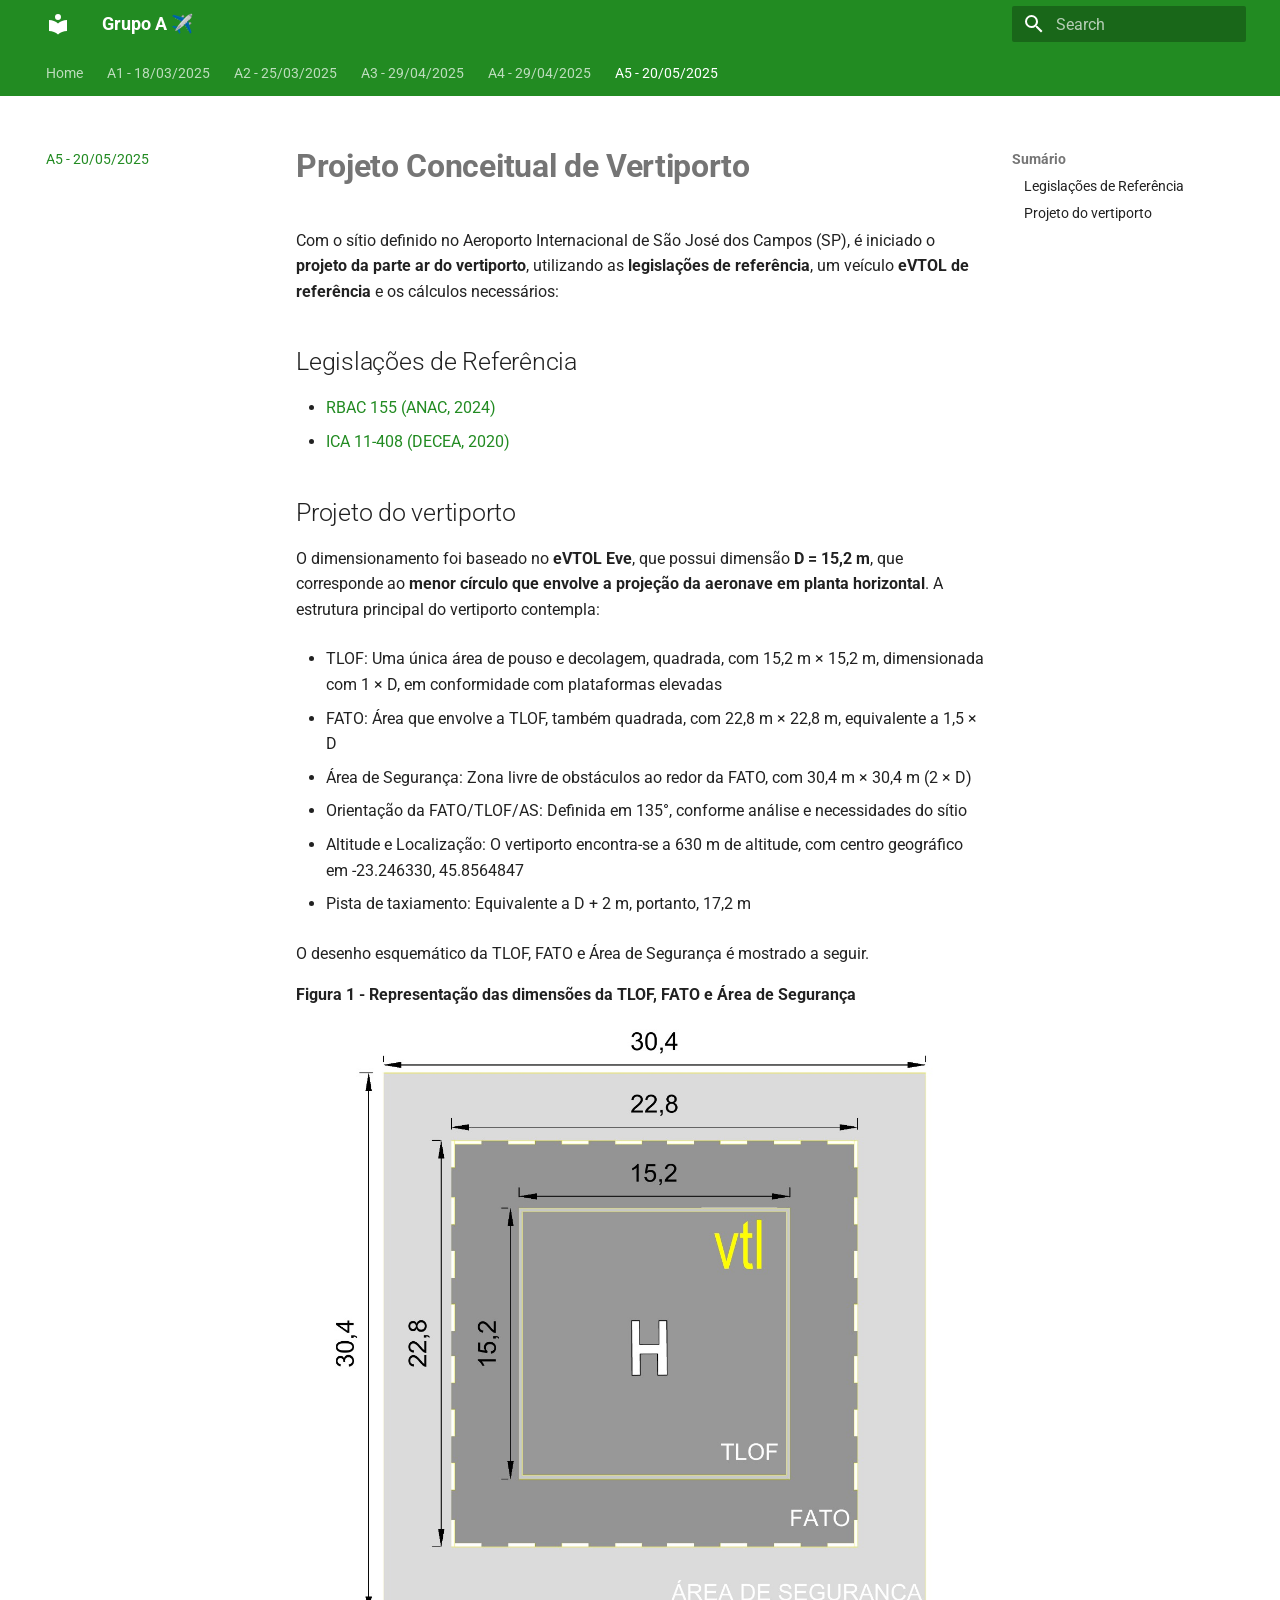
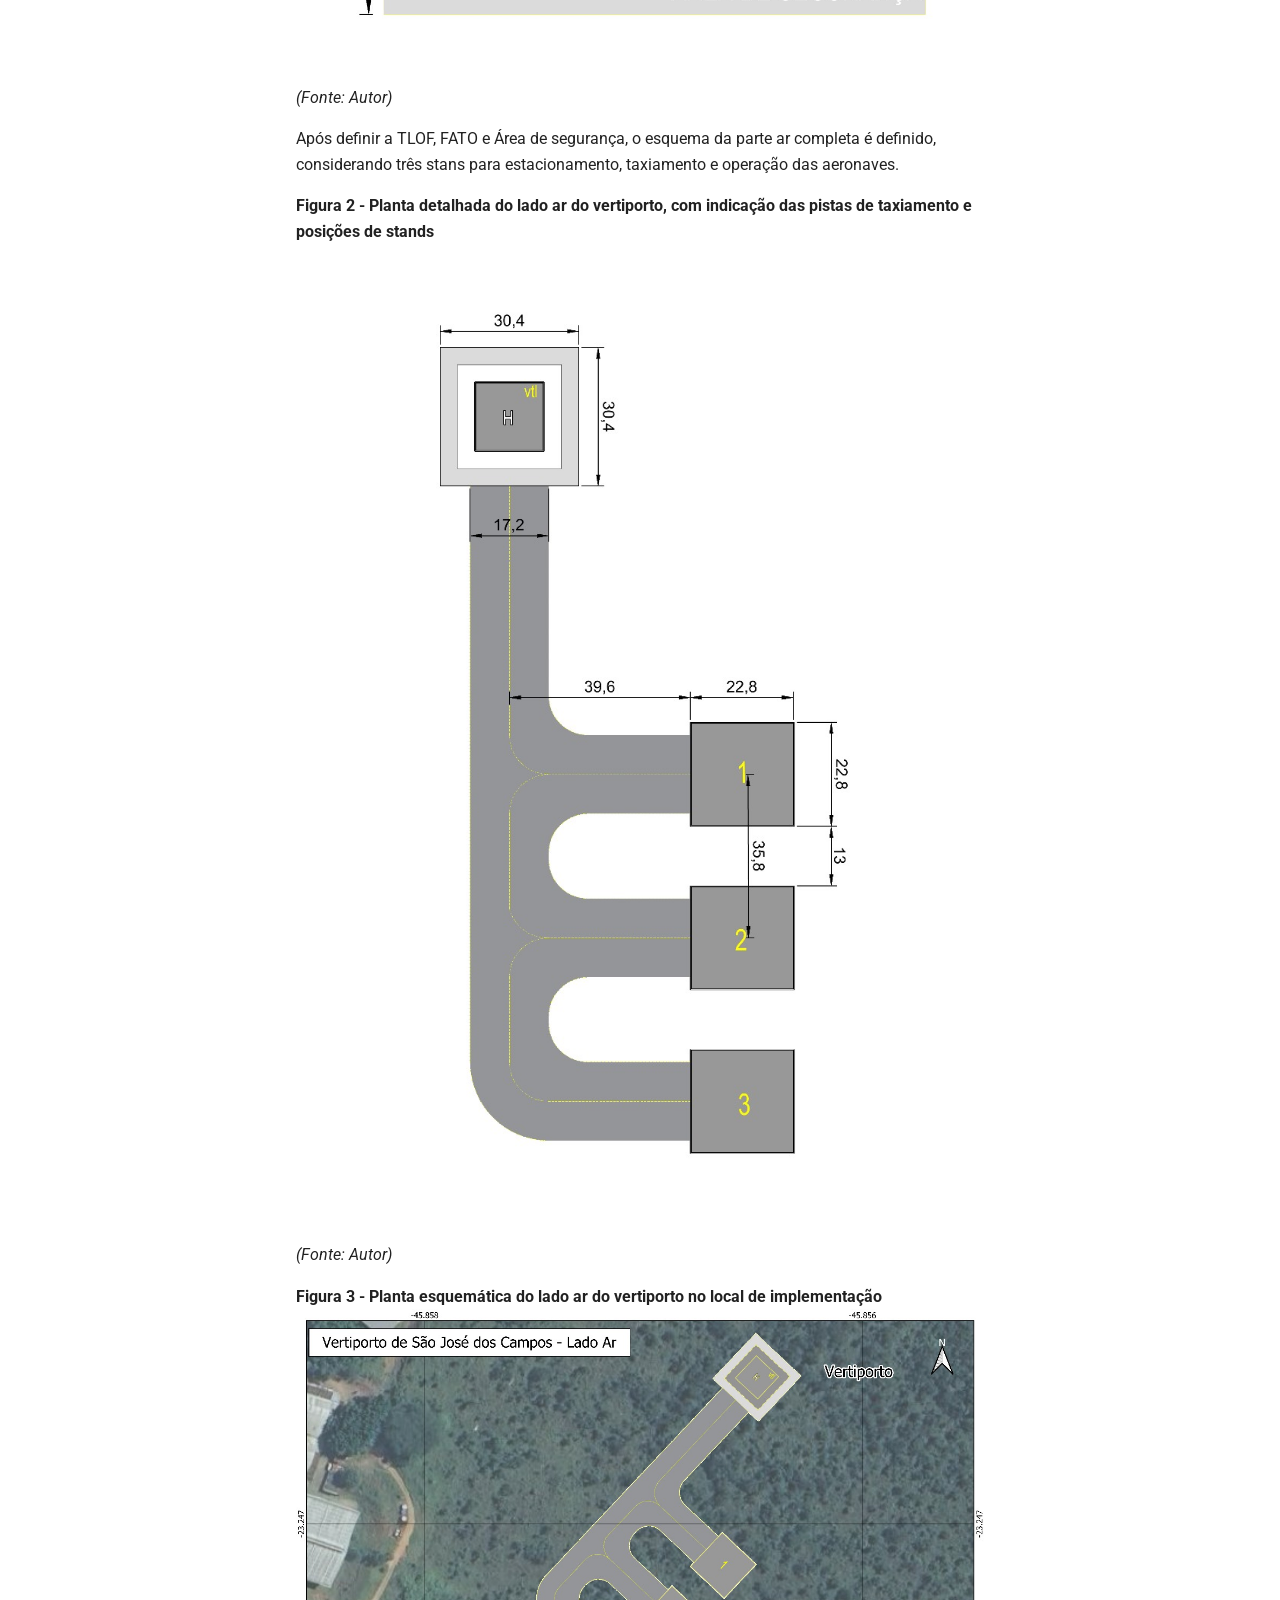
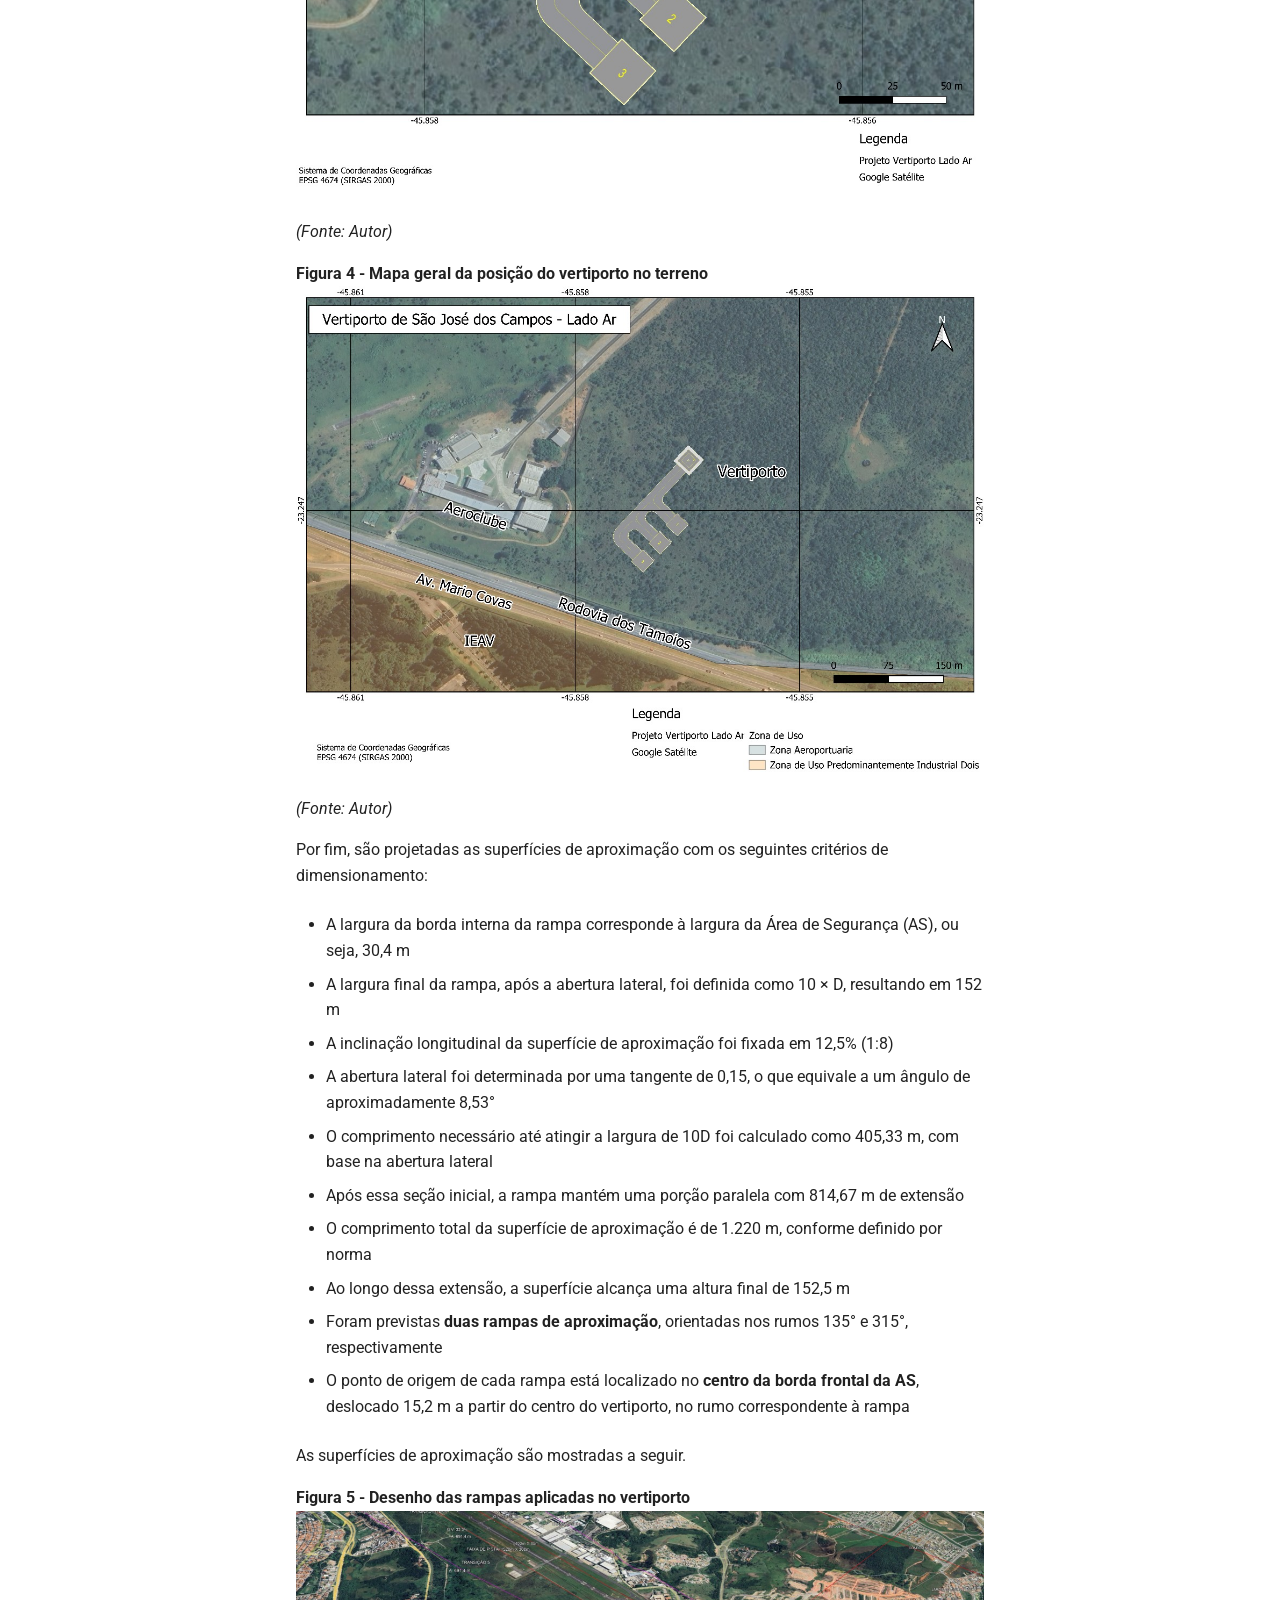
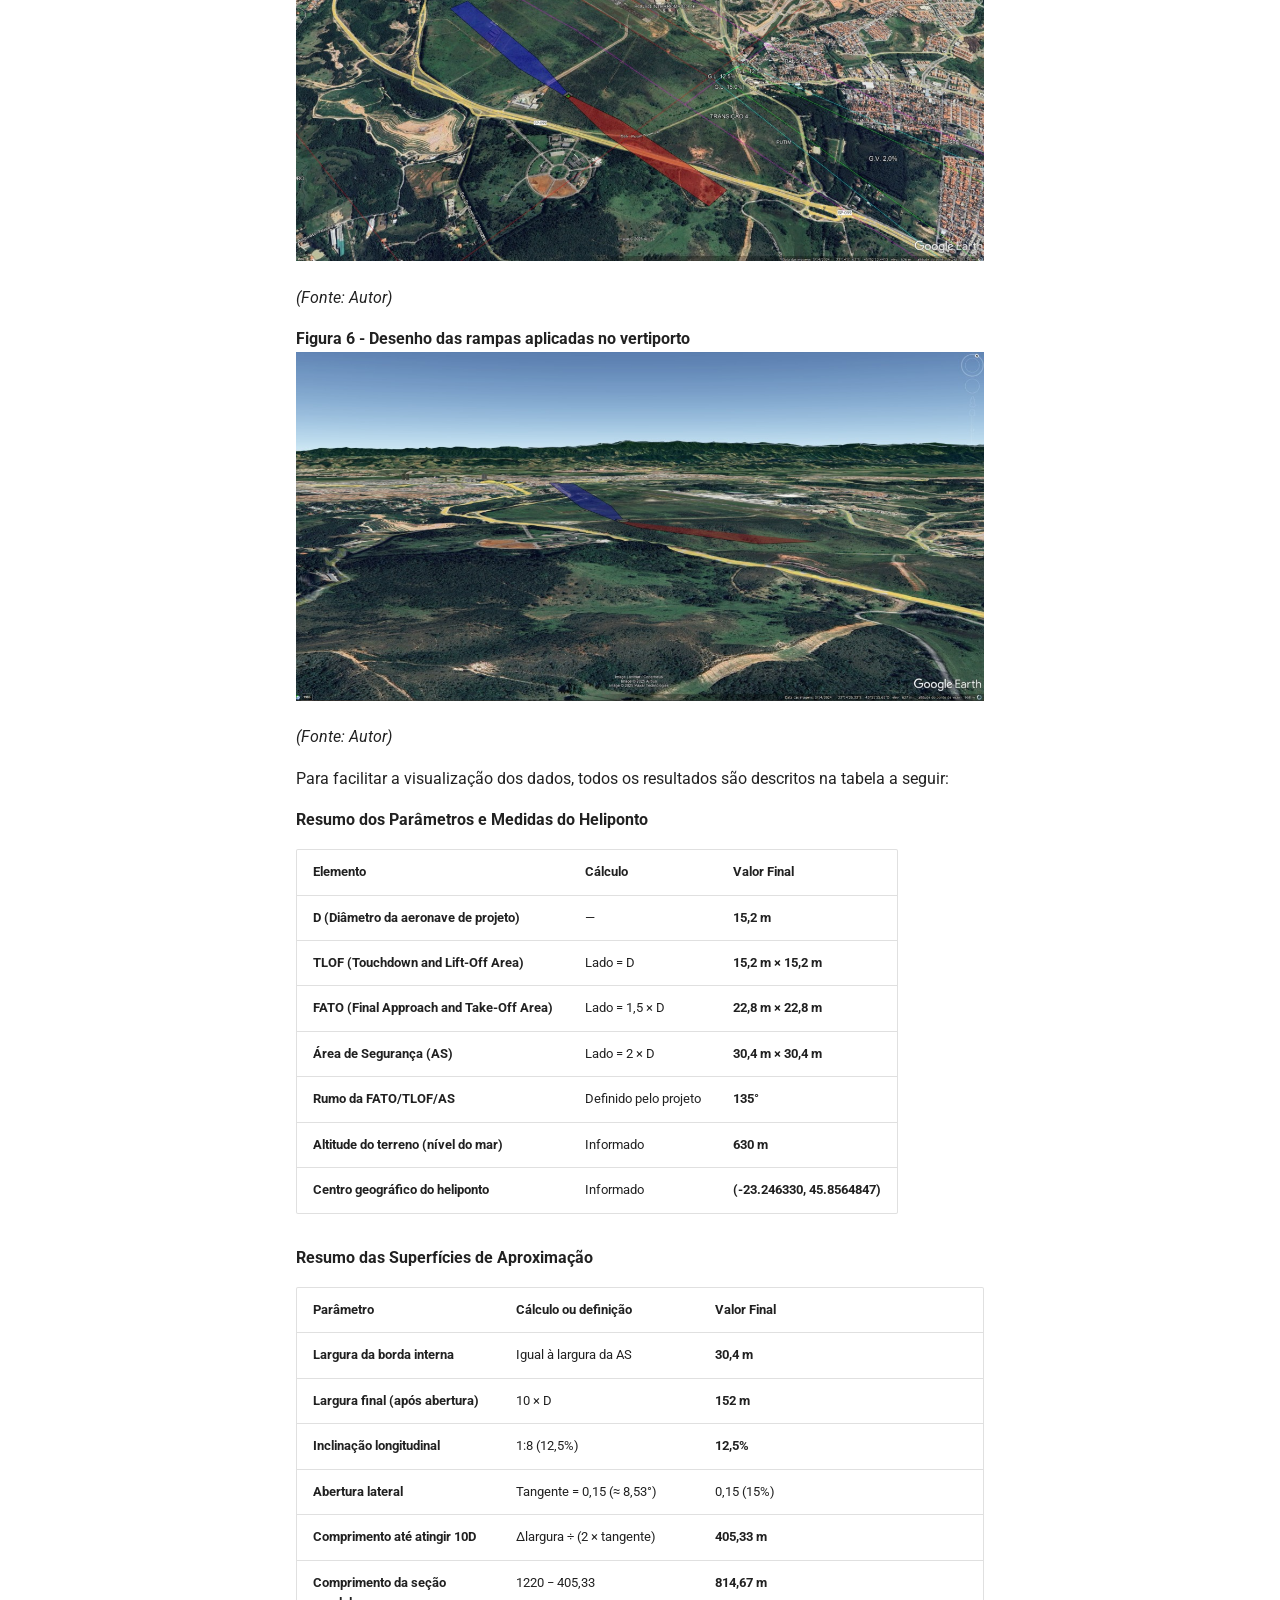
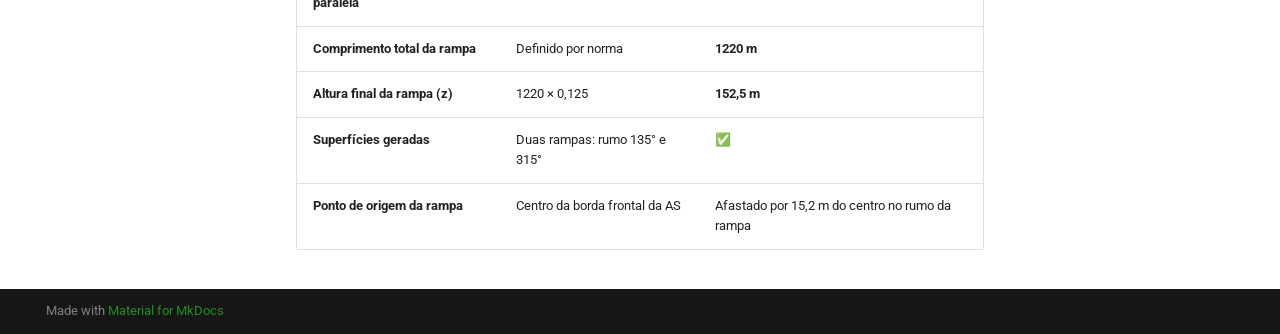
<file: atv5/index.html>
<!doctype html>
<html lang="en" class="no-js">
  <head>
    
      <meta charset="utf-8">
      <meta name="viewport" content="width=device-width,initial-scale=1">
      
      
      
      
        <link rel="prev" href="../atv4/">
      
      
      
      <link rel="icon" href="../assets/images/favicon.png">
      <meta name="generator" content="mkdocs-1.6.1, mkdocs-material-9.6.5">
    
    
      
        <title>A5 - 20/05/2025 - Grupo A ✈️</title>
      
    
    
      <link rel="stylesheet" href="../assets/stylesheets/main.8608ea7d.min.css">
      
      


    
    
      
    
    
      
        
        
        <link rel="preconnect" href="https://fonts.gstatic.com" crossorigin>
        <link rel="stylesheet" href="https://fonts.googleapis.com/css?family=Roboto:300,300i,400,400i,700,700i%7CRoboto+Mono:400,400i,700,700i&display=fallback">
        <style>:root{--md-text-font:"Roboto";--md-code-font:"Roboto Mono"}</style>
      
    
    
      <link rel="stylesheet" href="../assets/custom.css">
    
    <script>__md_scope=new URL("..",location),__md_hash=e=>[...e].reduce(((e,_)=>(e<<5)-e+_.charCodeAt(0)),0),__md_get=(e,_=localStorage,t=__md_scope)=>JSON.parse(_.getItem(t.pathname+"."+e)),__md_set=(e,_,t=localStorage,a=__md_scope)=>{try{t.setItem(a.pathname+"."+e,JSON.stringify(_))}catch(e){}}</script>
    
      

    
    
    
  </head>
  
  
    <body dir="ltr">
  
    
    <input class="md-toggle" data-md-toggle="drawer" type="checkbox" id="__drawer" autocomplete="off">
    <input class="md-toggle" data-md-toggle="search" type="checkbox" id="__search" autocomplete="off">
    <label class="md-overlay" for="__drawer"></label>
    <div data-md-component="skip">
      
        
        <a href="#projeto-conceitual-de-vertiporto" class="md-skip">
          Skip to content
        </a>
      
    </div>
    <div data-md-component="announce">
      
    </div>
    
    
      

<header class="md-header" data-md-component="header">
  <nav class="md-header__inner md-grid" aria-label="Header">
    <a href=".." title="Grupo A ✈️" class="md-header__button md-logo" aria-label="Grupo A ✈️" data-md-component="logo">
      
  
  <svg xmlns="http://www.w3.org/2000/svg" viewBox="0 0 24 24"><path d="M12 8a3 3 0 0 0 3-3 3 3 0 0 0-3-3 3 3 0 0 0-3 3 3 3 0 0 0 3 3m0 3.54C9.64 9.35 6.5 8 3 8v11c3.5 0 6.64 1.35 9 3.54 2.36-2.19 5.5-3.54 9-3.54V8c-3.5 0-6.64 1.35-9 3.54"/></svg>

    </a>
    <label class="md-header__button md-icon" for="__drawer">
      
      <svg xmlns="http://www.w3.org/2000/svg" viewBox="0 0 24 24"><path d="M3 6h18v2H3zm0 5h18v2H3zm0 5h18v2H3z"/></svg>
    </label>
    <div class="md-header__title" data-md-component="header-title">
      <div class="md-header__ellipsis">
        <div class="md-header__topic">
          <span class="md-ellipsis">
            Grupo A ✈️
          </span>
        </div>
        <div class="md-header__topic" data-md-component="header-topic">
          <span class="md-ellipsis">
            
              A5 - 20/05/2025
            
          </span>
        </div>
      </div>
    </div>
    
    
      <script>var palette=__md_get("__palette");if(palette&&palette.color){if("(prefers-color-scheme)"===palette.color.media){var media=matchMedia("(prefers-color-scheme: light)"),input=document.querySelector(media.matches?"[data-md-color-media='(prefers-color-scheme: light)']":"[data-md-color-media='(prefers-color-scheme: dark)']");palette.color.media=input.getAttribute("data-md-color-media"),palette.color.scheme=input.getAttribute("data-md-color-scheme"),palette.color.primary=input.getAttribute("data-md-color-primary"),palette.color.accent=input.getAttribute("data-md-color-accent")}for(var[key,value]of Object.entries(palette.color))document.body.setAttribute("data-md-color-"+key,value)}</script>
    
    
    
      <label class="md-header__button md-icon" for="__search">
        
        <svg xmlns="http://www.w3.org/2000/svg" viewBox="0 0 24 24"><path d="M9.5 3A6.5 6.5 0 0 1 16 9.5c0 1.61-.59 3.09-1.56 4.23l.27.27h.79l5 5-1.5 1.5-5-5v-.79l-.27-.27A6.52 6.52 0 0 1 9.5 16 6.5 6.5 0 0 1 3 9.5 6.5 6.5 0 0 1 9.5 3m0 2C7 5 5 7 5 9.5S7 14 9.5 14 14 12 14 9.5 12 5 9.5 5"/></svg>
      </label>
      <div class="md-search" data-md-component="search" role="dialog">
  <label class="md-search__overlay" for="__search"></label>
  <div class="md-search__inner" role="search">
    <form class="md-search__form" name="search">
      <input type="text" class="md-search__input" name="query" aria-label="Search" placeholder="Search" autocapitalize="off" autocorrect="off" autocomplete="off" spellcheck="false" data-md-component="search-query" required>
      <label class="md-search__icon md-icon" for="__search">
        
        <svg xmlns="http://www.w3.org/2000/svg" viewBox="0 0 24 24"><path d="M9.5 3A6.5 6.5 0 0 1 16 9.5c0 1.61-.59 3.09-1.56 4.23l.27.27h.79l5 5-1.5 1.5-5-5v-.79l-.27-.27A6.52 6.52 0 0 1 9.5 16 6.5 6.5 0 0 1 3 9.5 6.5 6.5 0 0 1 9.5 3m0 2C7 5 5 7 5 9.5S7 14 9.5 14 14 12 14 9.5 12 5 9.5 5"/></svg>
        
        <svg xmlns="http://www.w3.org/2000/svg" viewBox="0 0 24 24"><path d="M20 11v2H8l5.5 5.5-1.42 1.42L4.16 12l7.92-7.92L13.5 5.5 8 11z"/></svg>
      </label>
      <nav class="md-search__options" aria-label="Search">
        
        <button type="reset" class="md-search__icon md-icon" title="Clear" aria-label="Clear" tabindex="-1">
          
          <svg xmlns="http://www.w3.org/2000/svg" viewBox="0 0 24 24"><path d="M19 6.41 17.59 5 12 10.59 6.41 5 5 6.41 10.59 12 5 17.59 6.41 19 12 13.41 17.59 19 19 17.59 13.41 12z"/></svg>
        </button>
      </nav>
      
    </form>
    <div class="md-search__output">
      <div class="md-search__scrollwrap" tabindex="0" data-md-scrollfix>
        <div class="md-search-result" data-md-component="search-result">
          <div class="md-search-result__meta">
            Initializing search
          </div>
          <ol class="md-search-result__list" role="presentation"></ol>
        </div>
      </div>
    </div>
  </div>
</div>
    
    
  </nav>
  
</header>
    
    <div class="md-container" data-md-component="container">
      
      
        
          
            
<nav class="md-tabs" aria-label="Tabs" data-md-component="tabs">
  <div class="md-grid">
    <ul class="md-tabs__list">
      
        
  
  
  
    <li class="md-tabs__item">
      <a href=".." class="md-tabs__link">
        
  
    
  
  Home

      </a>
    </li>
  

      
        
  
  
  
    <li class="md-tabs__item">
      <a href="../atv1/" class="md-tabs__link">
        
  
    
  
  A1 - 18/03/2025

      </a>
    </li>
  

      
        
  
  
  
    <li class="md-tabs__item">
      <a href="../atv2/" class="md-tabs__link">
        
  
    
  
  A2 - 25/03/2025

      </a>
    </li>
  

      
        
  
  
  
    <li class="md-tabs__item">
      <a href="../atv3/" class="md-tabs__link">
        
  
    
  
  A3 - 29/04/2025

      </a>
    </li>
  

      
        
  
  
  
    <li class="md-tabs__item">
      <a href="../atv4/" class="md-tabs__link">
        
  
    
  
  A4 - 29/04/2025

      </a>
    </li>
  

      
        
  
  
    
  
  
    <li class="md-tabs__item md-tabs__item--active">
      <a href="./" class="md-tabs__link">
        
  
    
  
  A5 - 20/05/2025

      </a>
    </li>
  

      
    </ul>
  </div>
</nav>
          
        
      
      <main class="md-main" data-md-component="main">
        <div class="md-main__inner md-grid">
          
            
              
              <div class="md-sidebar md-sidebar--primary" data-md-component="sidebar" data-md-type="navigation" >
                <div class="md-sidebar__scrollwrap">
                  <div class="md-sidebar__inner">
                    


  


<nav class="md-nav md-nav--primary md-nav--lifted" aria-label="Navigation" data-md-level="0">
  <label class="md-nav__title" for="__drawer">
    <a href=".." title="Grupo A ✈️" class="md-nav__button md-logo" aria-label="Grupo A ✈️" data-md-component="logo">
      
  
  <svg xmlns="http://www.w3.org/2000/svg" viewBox="0 0 24 24"><path d="M12 8a3 3 0 0 0 3-3 3 3 0 0 0-3-3 3 3 0 0 0-3 3 3 3 0 0 0 3 3m0 3.54C9.64 9.35 6.5 8 3 8v11c3.5 0 6.64 1.35 9 3.54 2.36-2.19 5.5-3.54 9-3.54V8c-3.5 0-6.64 1.35-9 3.54"/></svg>

    </a>
    Grupo A ✈️
  </label>
  
  <ul class="md-nav__list" data-md-scrollfix>
    
      
      
  
  
  
  
    <li class="md-nav__item">
      <a href=".." class="md-nav__link">
        
  
  <span class="md-ellipsis">
    Home
    
  </span>
  

      </a>
    </li>
  

    
      
      
  
  
  
  
    <li class="md-nav__item">
      <a href="../atv1/" class="md-nav__link">
        
  
  <span class="md-ellipsis">
    A1 - 18/03/2025
    
  </span>
  

      </a>
    </li>
  

    
      
      
  
  
  
  
    <li class="md-nav__item">
      <a href="../atv2/" class="md-nav__link">
        
  
  <span class="md-ellipsis">
    A2 - 25/03/2025
    
  </span>
  

      </a>
    </li>
  

    
      
      
  
  
  
  
    <li class="md-nav__item">
      <a href="../atv3/" class="md-nav__link">
        
  
  <span class="md-ellipsis">
    A3 - 29/04/2025
    
  </span>
  

      </a>
    </li>
  

    
      
      
  
  
  
  
    <li class="md-nav__item">
      <a href="../atv4/" class="md-nav__link">
        
  
  <span class="md-ellipsis">
    A4 - 29/04/2025
    
  </span>
  

      </a>
    </li>
  

    
      
      
  
  
    
  
  
  
    <li class="md-nav__item md-nav__item--active">
      
      <input class="md-nav__toggle md-toggle" type="checkbox" id="__toc">
      
      
        
      
      
        <label class="md-nav__link md-nav__link--active" for="__toc">
          
  
  <span class="md-ellipsis">
    A5 - 20/05/2025
    
  </span>
  

          <span class="md-nav__icon md-icon"></span>
        </label>
      
      <a href="./" class="md-nav__link md-nav__link--active">
        
  
  <span class="md-ellipsis">
    A5 - 20/05/2025
    
  </span>
  

      </a>
      
        

<nav class="md-nav md-nav--secondary" aria-label="Table of contents">
  
  
  
    
  
  
    <label class="md-nav__title" for="__toc">
      <span class="md-nav__icon md-icon"></span>
      Table of contents
    </label>
    <ul class="md-nav__list" data-md-component="toc" data-md-scrollfix>
      
        <li class="md-nav__item">
  <a href="#legislacoes-de-referencia" class="md-nav__link">
    <span class="md-ellipsis">
      Legislações de Referência
    </span>
  </a>
  
</li>
      
        <li class="md-nav__item">
  <a href="#projeto-do-vertiporto" class="md-nav__link">
    <span class="md-ellipsis">
      Projeto do vertiporto
    </span>
  </a>
  
</li>
      
    </ul>
  
</nav>
      
    </li>
  

    
  </ul>
</nav>
                  </div>
                </div>
              </div>
            
            
              
              <div class="md-sidebar md-sidebar--secondary" data-md-component="sidebar" data-md-type="toc" >
                <div class="md-sidebar__scrollwrap">
                  <div class="md-sidebar__inner">
                    

<nav class="md-nav md-nav--secondary" aria-label="Table of contents">
  
  
  
    
  
  
    <label class="md-nav__title" for="__toc">
      <span class="md-nav__icon md-icon"></span>
      Table of contents
    </label>
    <ul class="md-nav__list" data-md-component="toc" data-md-scrollfix>
      
        <li class="md-nav__item">
  <a href="#legislacoes-de-referencia" class="md-nav__link">
    <span class="md-ellipsis">
      Legislações de Referência
    </span>
  </a>
  
</li>
      
        <li class="md-nav__item">
  <a href="#projeto-do-vertiporto" class="md-nav__link">
    <span class="md-ellipsis">
      Projeto do vertiporto
    </span>
  </a>
  
</li>
      
    </ul>
  
</nav>
                  </div>
                </div>
              </div>
            
          
          
            <div class="md-content" data-md-component="content">
              <article class="md-content__inner md-typeset">
                
                  



<h1 id="projeto-conceitual-de-vertiporto"><strong>Projeto Conceitual de Vertiporto</strong></h1>
<p>Com o sítio definido no Aeroporto Internacional de São José dos Campos (SP), é iniciado o <strong>projeto da parte ar do vertiporto</strong>, utilizando as <strong>legislações de referência</strong>, um veículo <strong>eVTOL de referência</strong> e os cálculos necessários:</p>
<h2 id="legislacoes-de-referencia">Legislações de Referência</h2>
<ul>
<li><a href="https://www.gov.br/anac/pt-br/assuntos/regulados/aeroportos-e-aerodromos/cadastro-de-aerodromos/procedimentos-para-aerodromos-privados/manual_orientacoes_infraestrutura_helipontos.pdf">RBAC 155 (ANAC, 2024)</a></li>
<li><a href="https://publicacoes.decea.mil.br/publicacao/ica-11-408">ICA 11-408 (DECEA, 2020)</a></li>
</ul>
<h2 id="projeto-do-vertiporto">Projeto do vertiporto</h2>
<p>O dimensionamento foi baseado no <strong>eVTOL Eve</strong>, que possui dimensão <strong>D = 15,2 m</strong>, que corresponde ao <strong>menor círculo que envolve a projeção da aeronave em planta horizontal</strong>. A estrutura principal do vertiporto contempla:</p>
<ul>
<li>
<p>TLOF: Uma única área de pouso e decolagem, quadrada, com 15,2 m × 15,2 m, dimensionada com 1 × D, em conformidade com plataformas elevadas</p>
</li>
<li>
<p>FATO: Área que envolve a TLOF, também quadrada, com 22,8 m × 22,8 m, equivalente a 1,5 × D</p>
</li>
<li>
<p>Área de Segurança: Zona livre de obstáculos ao redor da FATO, com 30,4 m × 30,4 m (2 × D) </p>
</li>
<li>
<p>Orientação da FATO/TLOF/AS: Definida em 135°, conforme análise e necessidades do sítio</p>
</li>
<li>
<p>Altitude e Localização: O vertiporto encontra-se a 630 m de altitude, com centro geográfico em -23.246330, 45.8564847</p>
</li>
<li>
<p>Pista de taxiamento: Equivalente a D + 2 m, portanto, 17,2 m</p>
</li>
</ul>
<p>O desenho esquemático da TLOF, FATO e Área de Segurança é mostrado a seguir.</p>
<p><strong>Figura 1 - Representação das dimensões da TLOF, FATO e Área de Segurança</strong><br />
<img alt="Figura 1 - Representação das dimensões da TLOF, FATO e Área de Segurança" src="../assets/A51.jpg" />  </p>
<p><em>(Fonte: Autor)</em> </p>
<p>Após definir a TLOF, FATO e Área de segurança, o esquema da parte ar completa é definido, considerando três stans para estacionamento, taxiamento e operação das aeronaves.</p>
<p><strong>Figura 2 - Planta detalhada do lado ar do vertiporto, com indicação das pistas de taxiamento e posições de stands</strong><br />
<img alt="Figura 2 - Planta detalhada do lado ar do vertiporto, com indicação das pistas de taxiamento e posições de stands" src="../assets/A52.jpg" />  </p>
<p><em>(Fonte: Autor)</em> </p>
<p><strong>Figura 3 - Planta esquemática do lado ar do vertiporto no local de implementação</strong><br />
<img alt="Figura 3 - Planta esquemática do lado ar do vertiporto no local de implementação" src="../assets/A53.jpg" />  </p>
<p><em>(Fonte: Autor)</em> </p>
<p><strong>Figura 4 - Mapa geral da posição do vertiporto no terreno</strong><br />
<img alt="Figura 4 - Mapa geral da posição do vertiporto no terreno" src="../assets/A54.jpg" />  </p>
<p><em>(Fonte: Autor)</em> </p>
<p>Por fim, são projetadas as superfícies de aproximação com os seguintes critérios de dimensionamento:</p>
<ul>
<li>
<p>A largura da borda interna da rampa corresponde à largura da Área de Segurança (AS), ou seja, 30,4 m</p>
</li>
<li>
<p>A largura final da rampa, após a abertura lateral, foi definida como 10 × D, resultando em 152 m</p>
</li>
<li>
<p>A inclinação longitudinal da superfície de aproximação foi fixada em 12,5% (1:8)</p>
</li>
<li>
<p>A abertura lateral foi determinada por uma tangente de 0,15, o que equivale a um ângulo de aproximadamente 8,53°</p>
</li>
<li>
<p>O comprimento necessário até atingir a largura de 10D foi calculado como 405,33 m, com base na abertura lateral</p>
</li>
<li>
<p>Após essa seção inicial, a rampa mantém uma porção paralela com 814,67 m de extensão</p>
</li>
<li>
<p>O comprimento total da superfície de aproximação é de 1.220 m, conforme definido por norma</p>
</li>
<li>
<p>Ao longo dessa extensão, a superfície alcança uma altura final de 152,5 m</p>
</li>
<li>
<p>Foram previstas <strong>duas rampas de aproximação</strong>, orientadas nos rumos 135° e 315°, respectivamente</p>
</li>
<li>
<p>O ponto de origem de cada rampa está localizado no <strong>centro da borda frontal da AS</strong>, deslocado 15,2 m a partir do centro do vertiporto, no rumo correspondente à rampa</p>
</li>
</ul>
<p>As superfícies de aproximação são mostradas a seguir.</p>
<p><strong>Figura 5 - Desenho das rampas aplicadas no vertiporto</strong><br />
<img alt="Figura 5 - Desenho das rampas aplicadas no vertiporto" src="../assets/A55.jpg" />  </p>
<p><em>(Fonte: Autor)</em> </p>
<p><strong>Figura 6 - Desenho das rampas aplicadas no vertiporto</strong><br />
<img alt="Figura 6 - Desenho das rampas aplicadas no vertiporto" src="../assets/A56.jpg" />  </p>
<p><em>(Fonte: Autor)</em> </p>
<p>Para facilitar a visualização dos dados, todos os resultados são descritos na tabela a seguir:</p>
<p><strong>Resumo dos Parâmetros e Medidas do Heliponto</strong></p>
<table>
<thead>
<tr>
<th>Elemento</th>
<th>Cálculo</th>
<th>Valor Final</th>
</tr>
</thead>
<tbody>
<tr>
<td><strong>D (Diâmetro da aeronave de projeto)</strong></td>
<td>—</td>
<td><strong>15,2 m</strong></td>
</tr>
<tr>
<td><strong>TLOF (Touchdown and Lift-Off Area)</strong></td>
<td>Lado = D</td>
<td><strong>15,2 m × 15,2 m</strong></td>
</tr>
<tr>
<td><strong>FATO (Final Approach and Take-Off Area)</strong></td>
<td>Lado = 1,5 × D</td>
<td><strong>22,8 m × 22,8 m</strong></td>
</tr>
<tr>
<td><strong>Área de Segurança (AS)</strong></td>
<td>Lado = 2 × D</td>
<td><strong>30,4 m × 30,4 m</strong></td>
</tr>
<tr>
<td><strong>Rumo da FATO/TLOF/AS</strong></td>
<td>Definido pelo projeto</td>
<td><strong>135°</strong></td>
</tr>
<tr>
<td><strong>Altitude do terreno (nível do mar)</strong></td>
<td>Informado</td>
<td><strong>630 m</strong></td>
</tr>
<tr>
<td><strong>Centro geográfico do heliponto</strong></td>
<td>Informado</td>
<td><strong>(-23.246330, 45.8564847)</strong></td>
</tr>
</tbody>
</table>
<p><strong>Resumo das Superfícies de Aproximação</strong></p>
<table>
<thead>
<tr>
<th>Parâmetro</th>
<th>Cálculo ou definição</th>
<th>Valor Final</th>
</tr>
</thead>
<tbody>
<tr>
<td><strong>Largura da borda interna</strong></td>
<td>Igual à largura da AS</td>
<td><strong>30,4 m</strong></td>
</tr>
<tr>
<td><strong>Largura final (após abertura)</strong></td>
<td>10 × D</td>
<td><strong>152 m</strong></td>
</tr>
<tr>
<td><strong>Inclinação longitudinal</strong></td>
<td>1:8 (12,5%)</td>
<td><strong>12,5%</strong></td>
</tr>
<tr>
<td><strong>Abertura lateral</strong></td>
<td>Tangente = 0,15 (≈ 8,53°)</td>
<td>0,15 (15%)</td>
</tr>
<tr>
<td><strong>Comprimento até atingir 10D</strong></td>
<td>Δlargura ÷ (2 × tangente)</td>
<td><strong>405,33 m</strong></td>
</tr>
<tr>
<td><strong>Comprimento da seção paralela</strong></td>
<td>1220 − 405,33</td>
<td><strong>814,67 m</strong></td>
</tr>
<tr>
<td><strong>Comprimento total da rampa</strong></td>
<td>Definido por norma</td>
<td><strong>1220 m</strong></td>
</tr>
<tr>
<td><strong>Altura final da rampa (z)</strong></td>
<td>1220 × 0,125</td>
<td><strong>152,5 m</strong></td>
</tr>
<tr>
<td><strong>Superfícies geradas</strong></td>
<td>Duas rampas: rumo 135° e 315°</td>
<td>✅</td>
</tr>
<tr>
<td><strong>Ponto de origem da rampa</strong></td>
<td>Centro da borda frontal da AS</td>
<td>Afastado por 15,2 m do centro no rumo da rampa</td>
</tr>
</tbody>
</table>












                
              </article>
            </div>
          
          
<script>var target=document.getElementById(location.hash.slice(1));target&&target.name&&(target.checked=target.name.startsWith("__tabbed_"))</script>
        </div>
        
      </main>
      
        <footer class="md-footer">
  
  <div class="md-footer-meta md-typeset">
    <div class="md-footer-meta__inner md-grid">
      <div class="md-copyright">
  
  
    Made with
    <a href="https://squidfunk.github.io/mkdocs-material/" target="_blank" rel="noopener">
      Material for MkDocs
    </a>
  
</div>
      
    </div>
  </div>
</footer>
      
    </div>
    <div class="md-dialog" data-md-component="dialog">
      <div class="md-dialog__inner md-typeset"></div>
    </div>
    
    
    <script id="__config" type="application/json">{"base": "..", "features": ["navigation.tabs"], "search": "../assets/javascripts/workers/search.f8cc74c7.min.js", "translations": {"clipboard.copied": "Copied to clipboard", "clipboard.copy": "Copy to clipboard", "search.result.more.one": "1 more on this page", "search.result.more.other": "# more on this page", "search.result.none": "No matching documents", "search.result.one": "1 matching document", "search.result.other": "# matching documents", "search.result.placeholder": "Type to start searching", "search.result.term.missing": "Missing", "select.version": "Select version"}}</script>
    
    
      <script src="../assets/javascripts/bundle.f1b6f286.min.js"></script>
      
    
  </body>
</html>
</file>
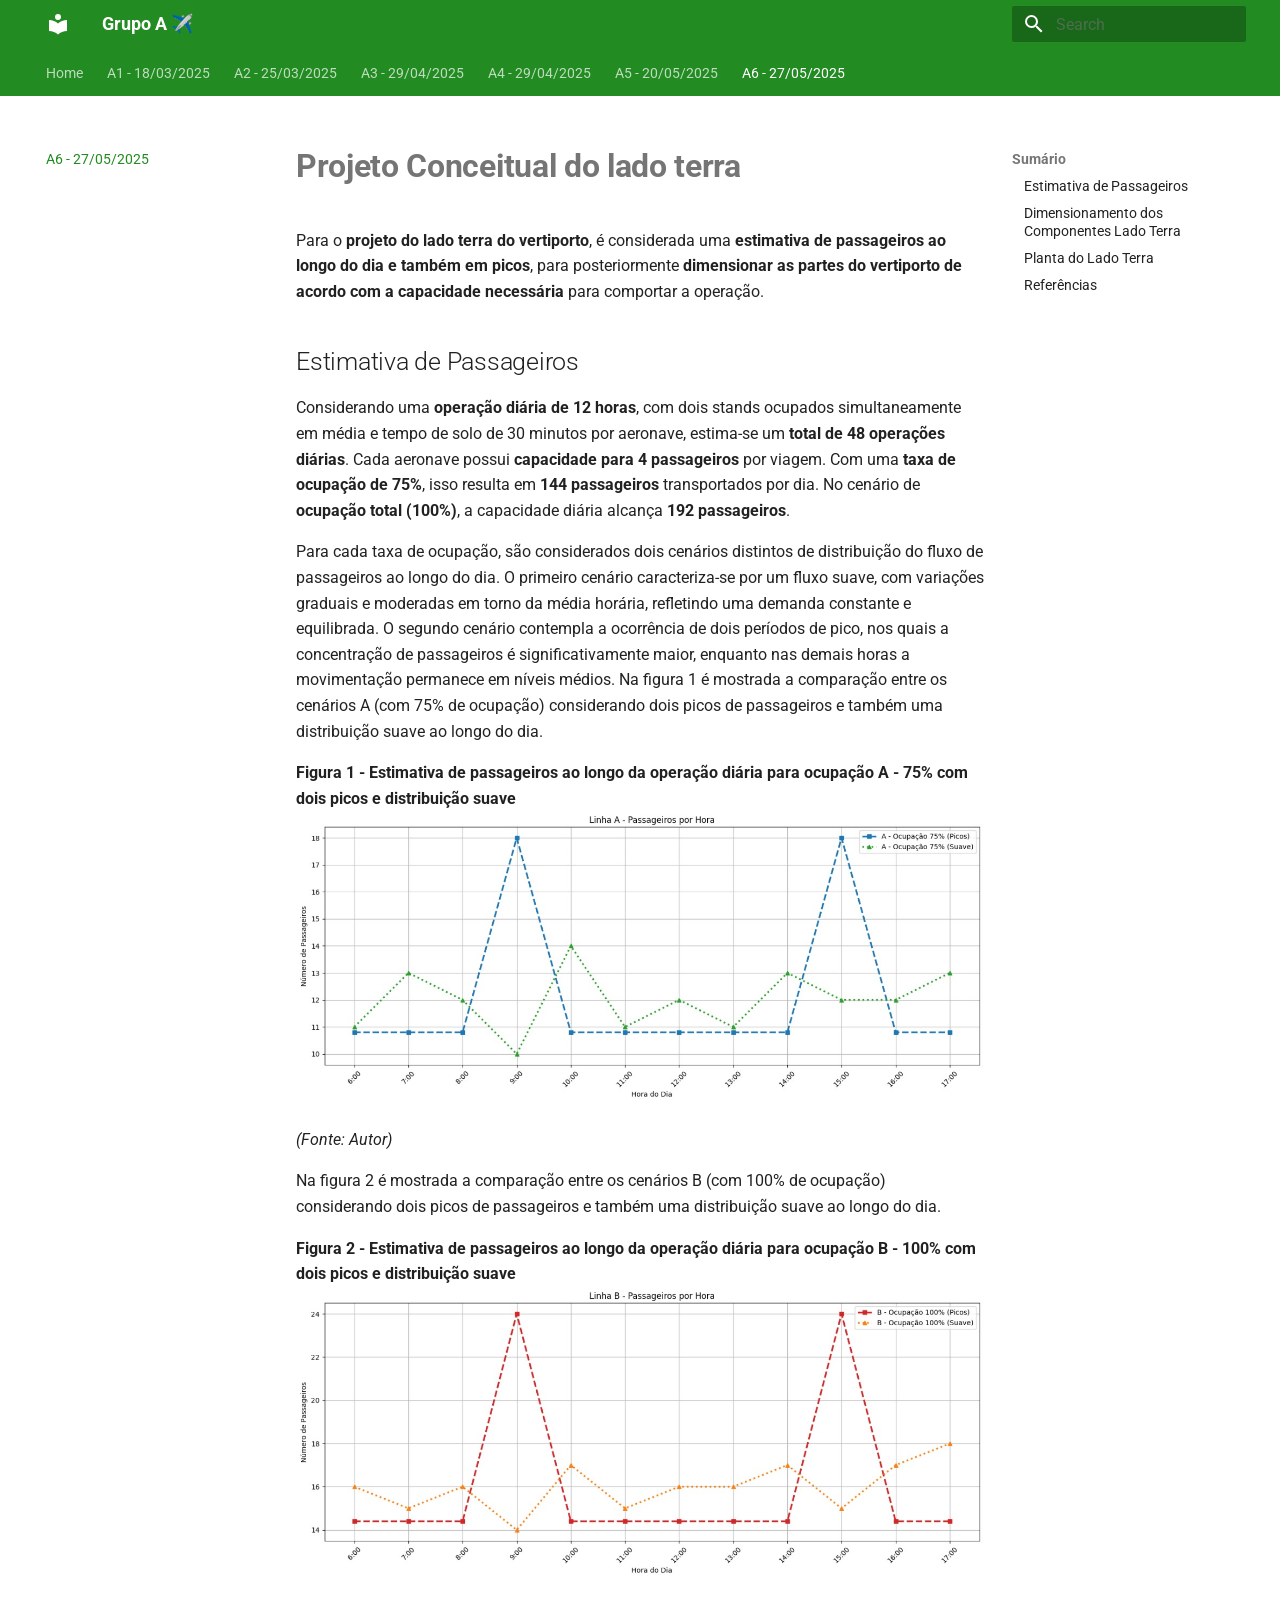
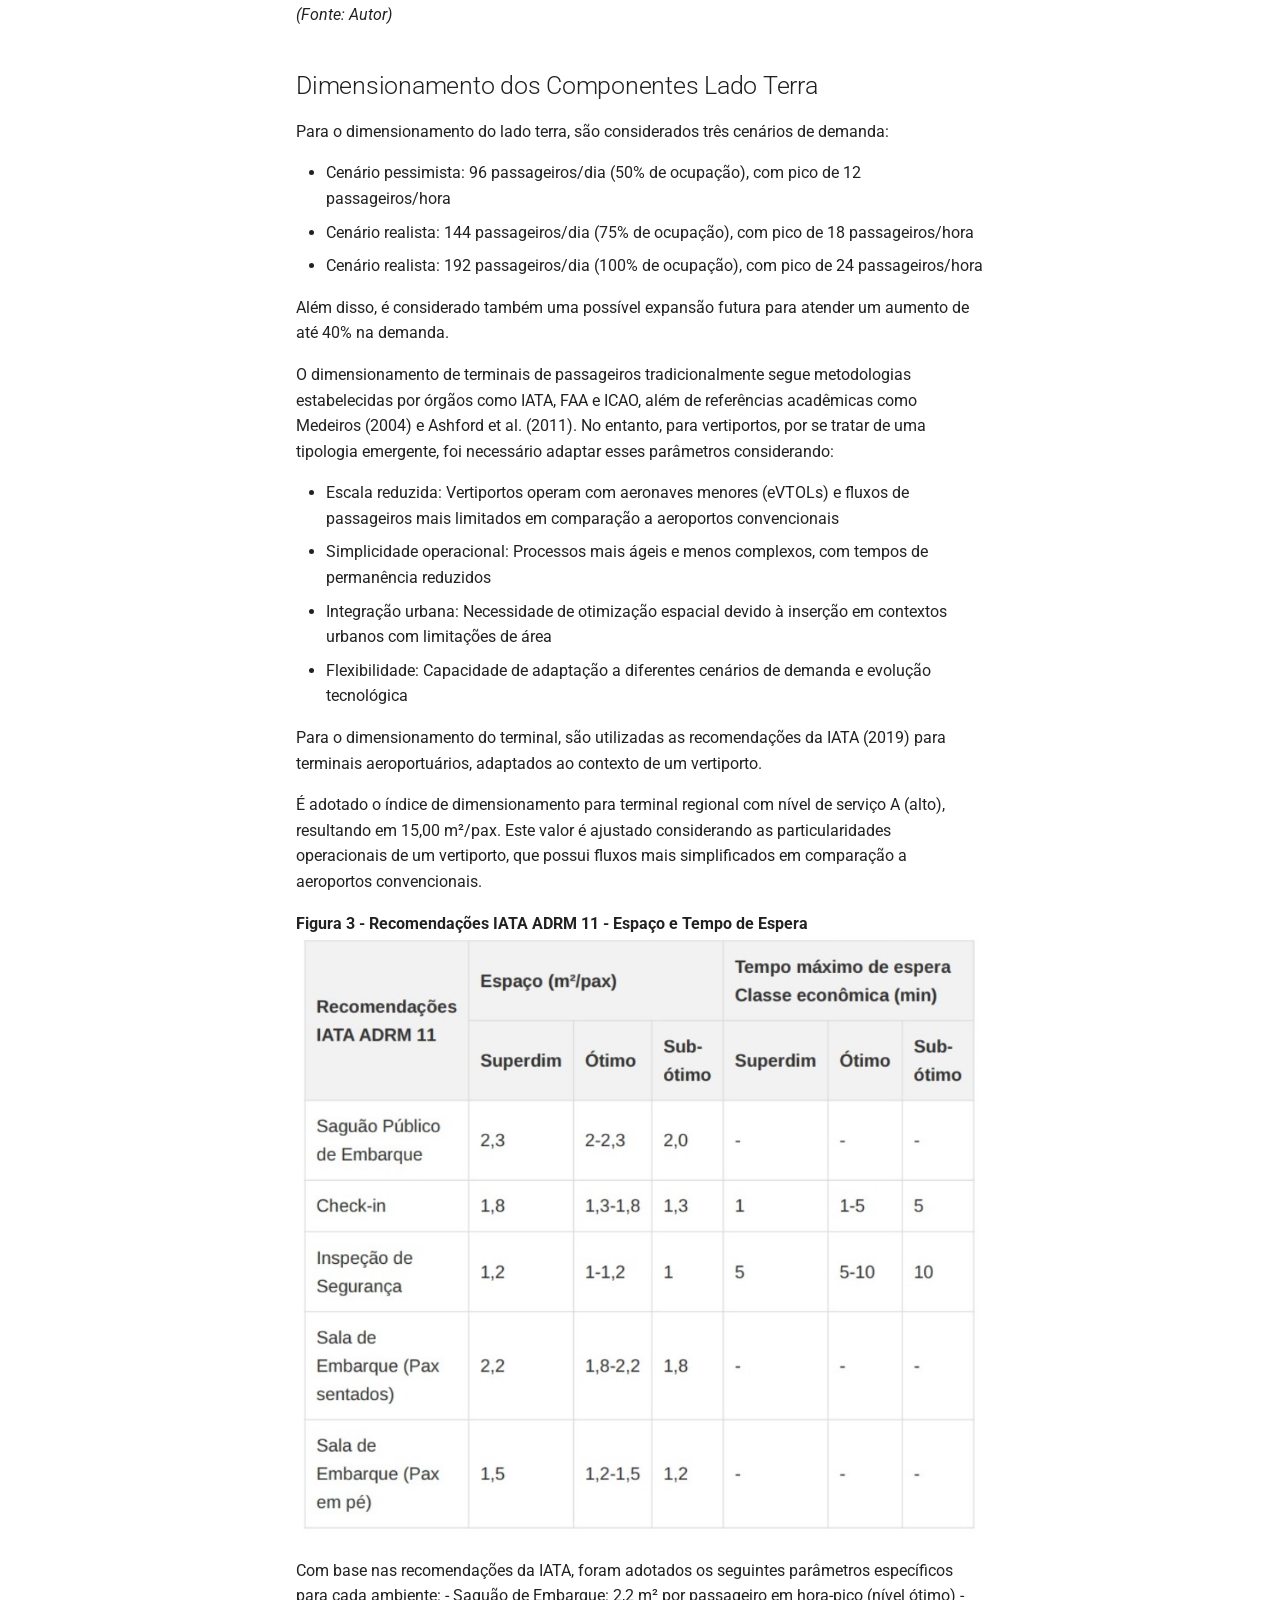
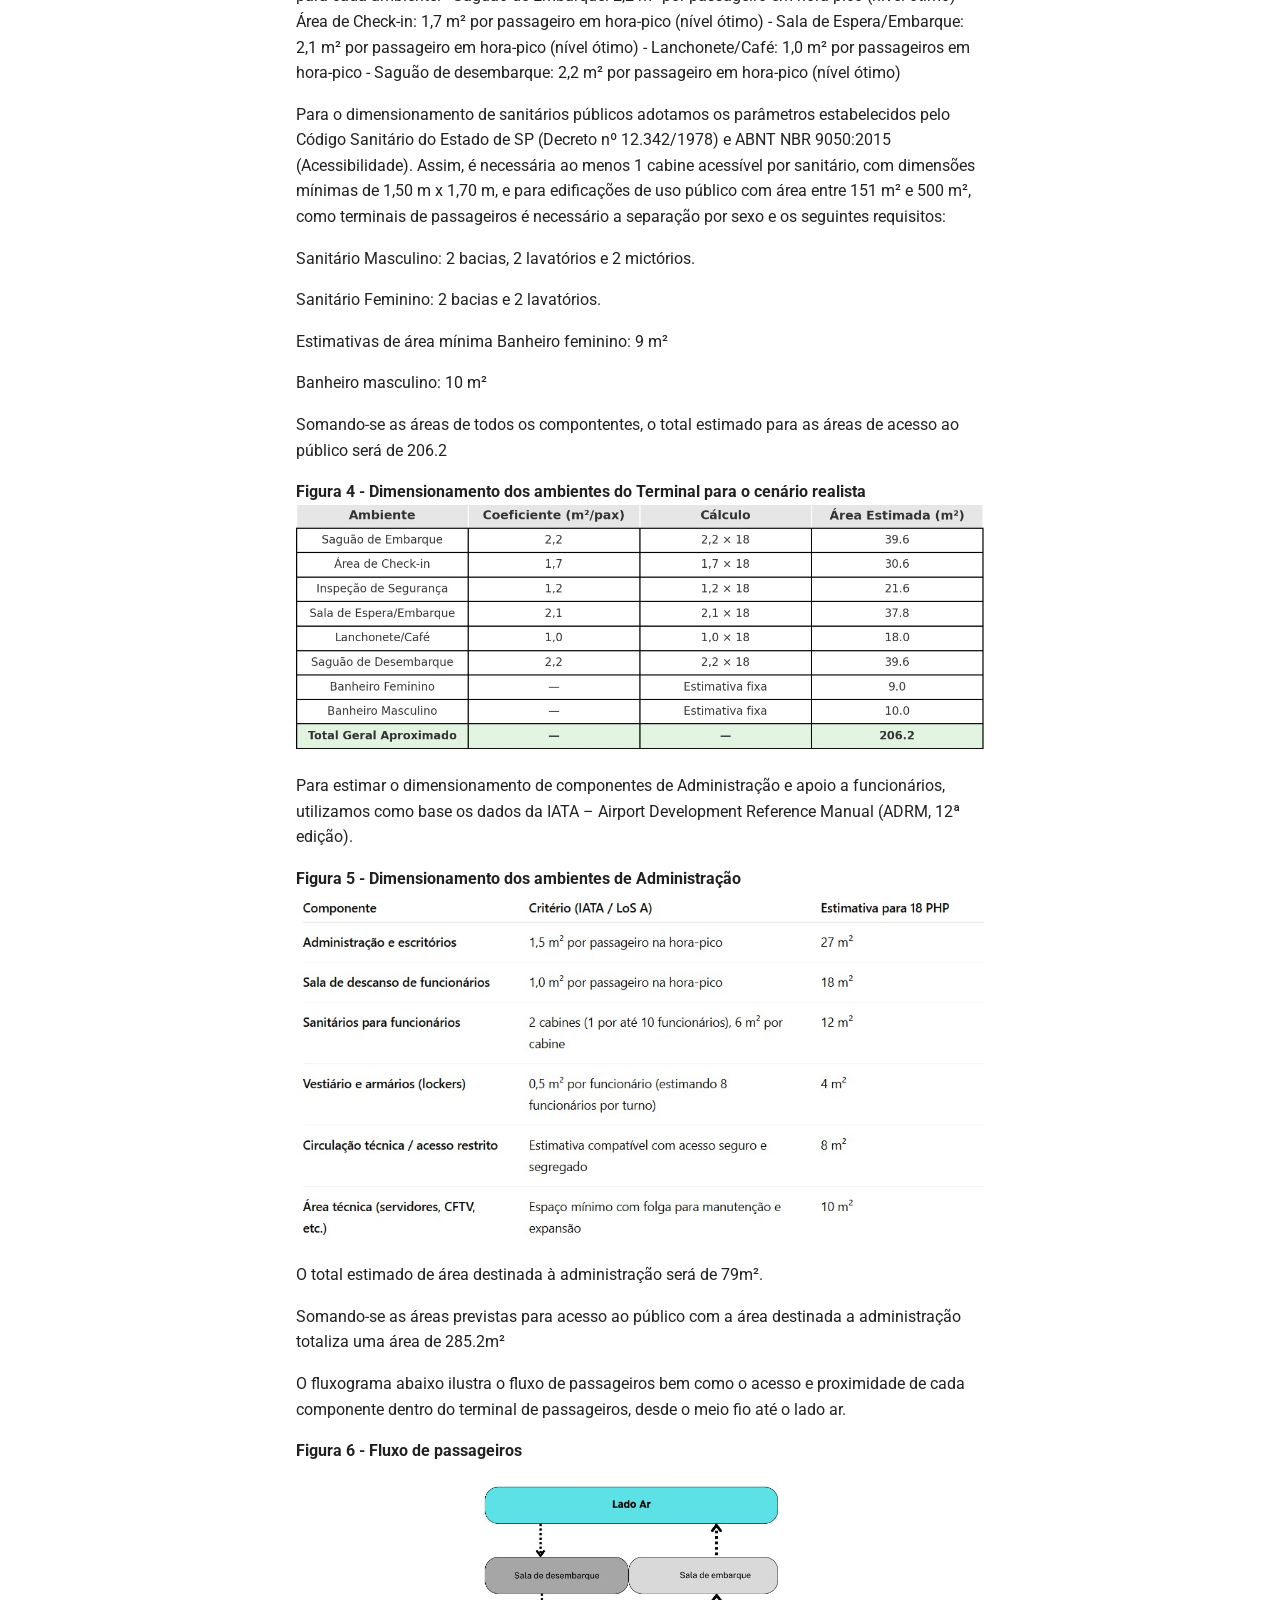
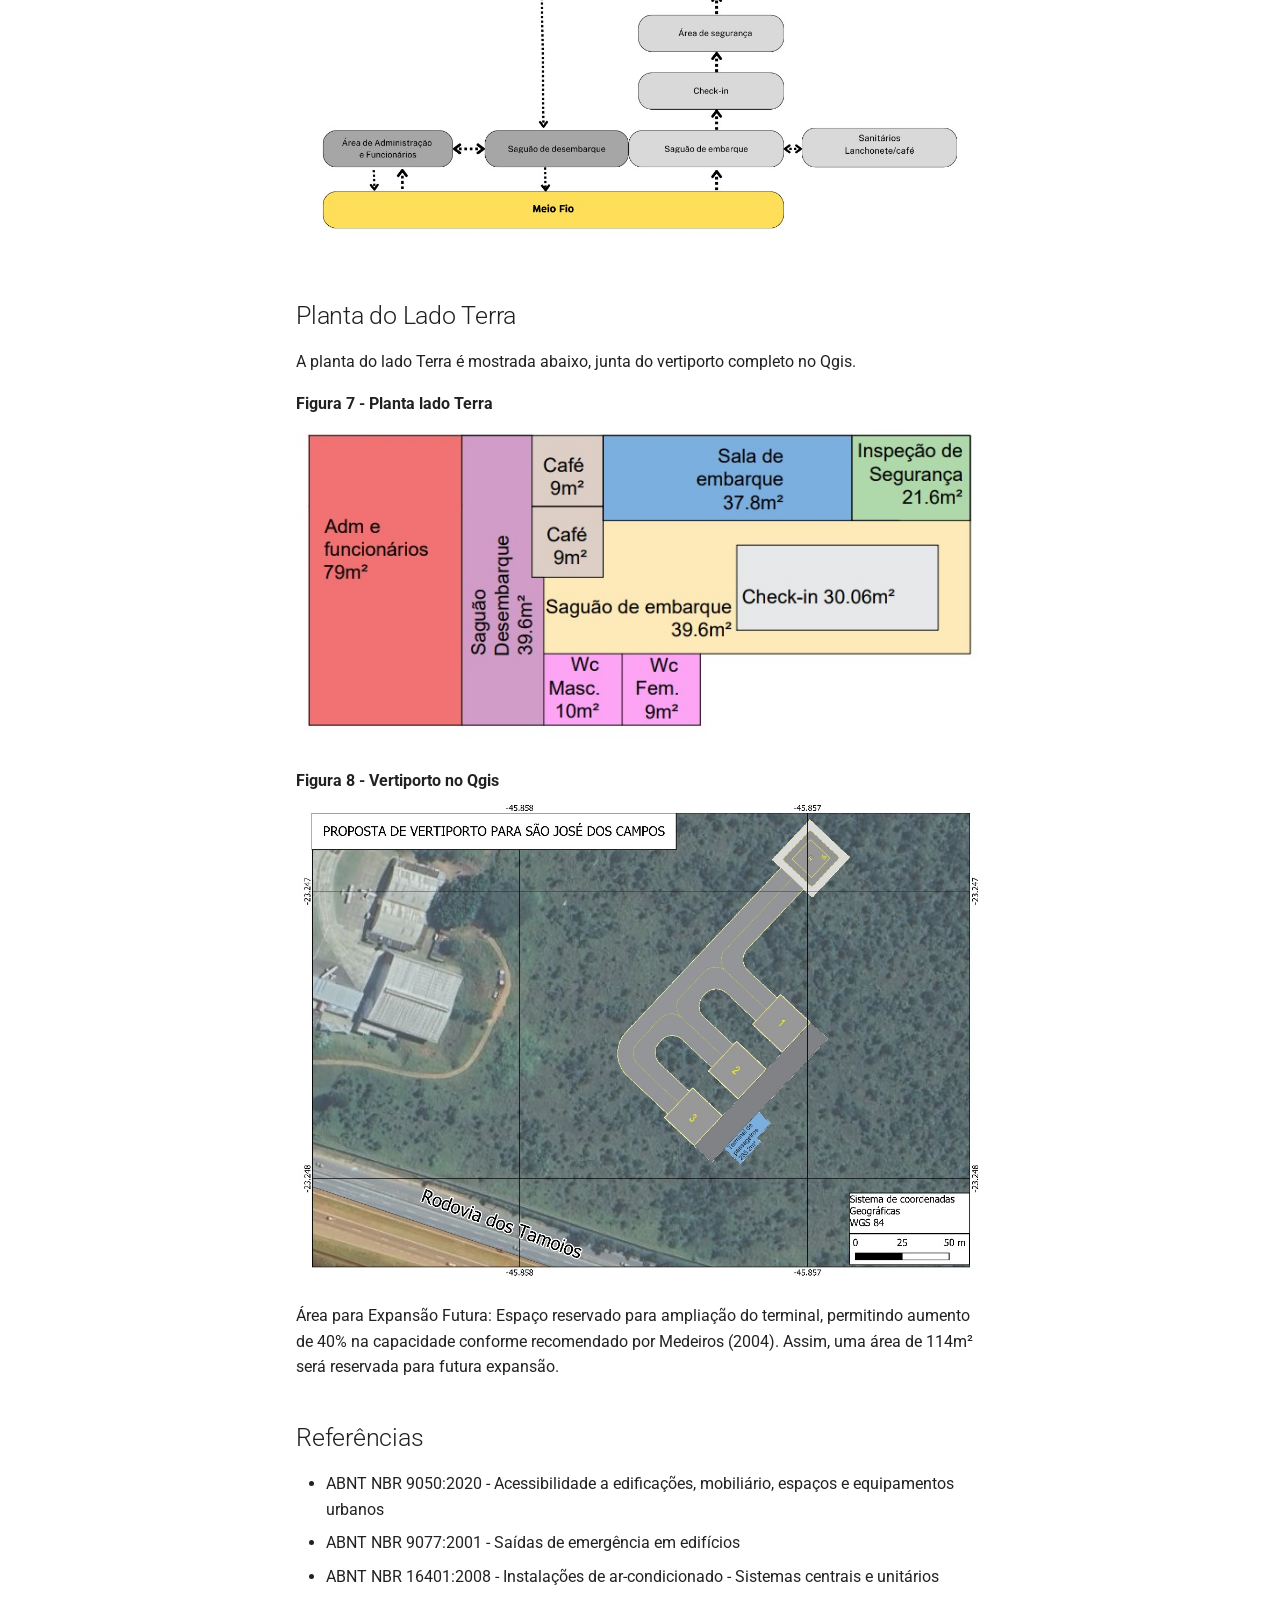
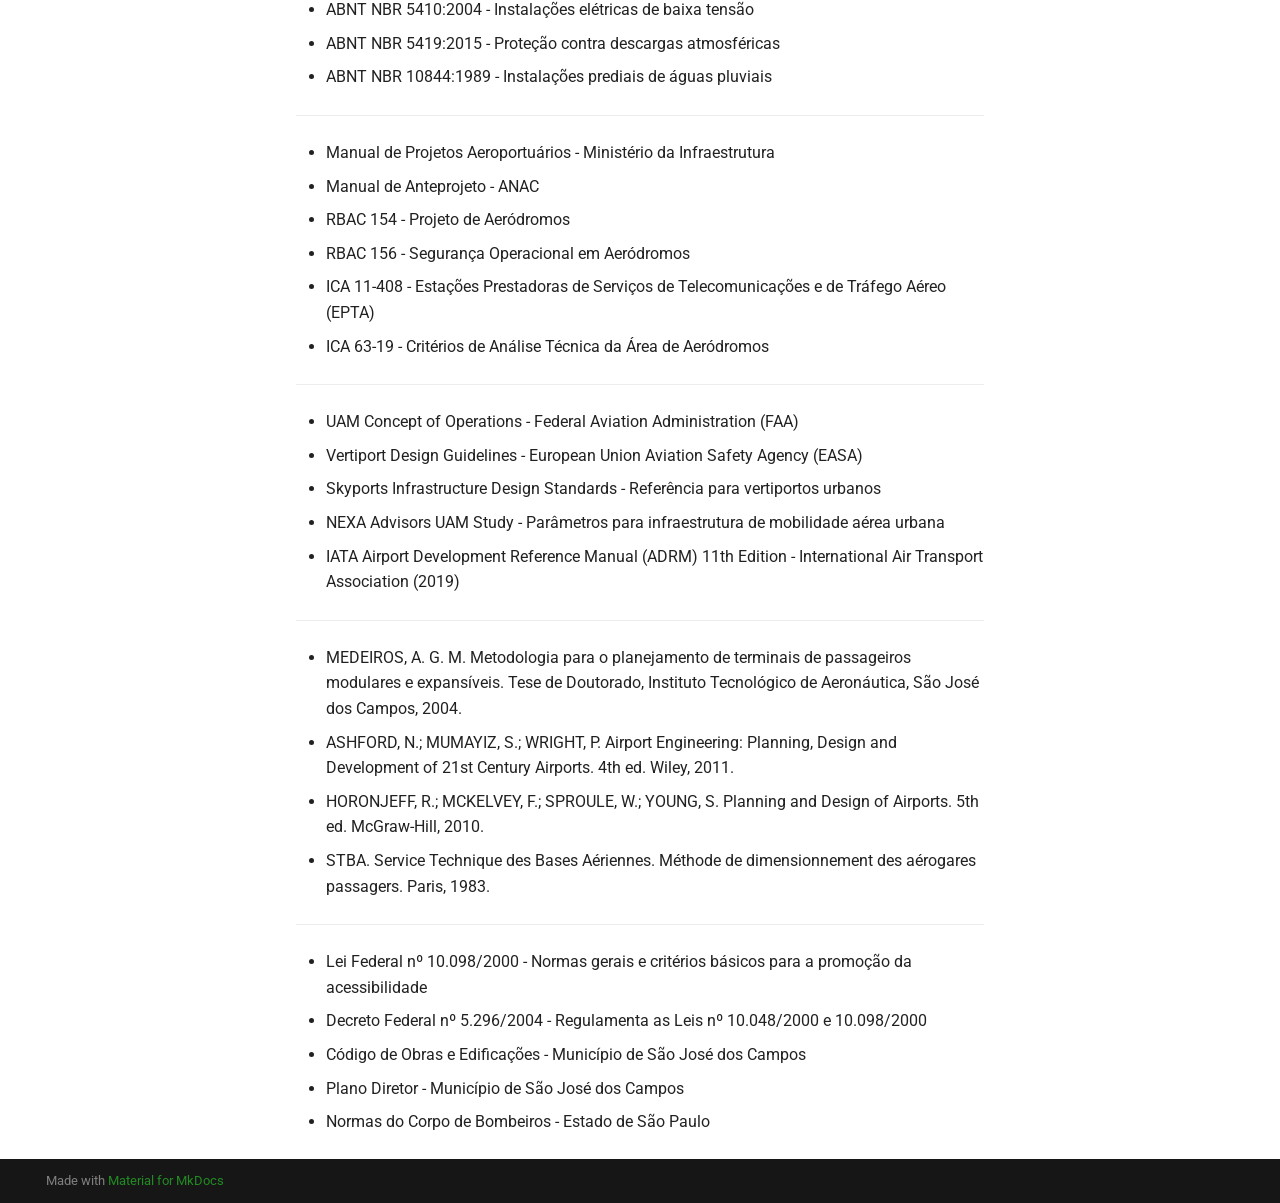
<file: atv6/index.html>
<!doctype html>
<html lang="en" class="no-js">
  <head>
    
      <meta charset="utf-8">
      <meta name="viewport" content="width=device-width,initial-scale=1">
      
      
      
      
        <link rel="prev" href="../atv5/">
      
      
      
      <link rel="icon" href="../assets/images/favicon.png">
      <meta name="generator" content="mkdocs-1.6.1, mkdocs-material-9.6.5">
    
    
      
        <title>A6 - 27/05/2025 - Grupo A ✈️</title>
      
    
    
      <link rel="stylesheet" href="../assets/stylesheets/main.8608ea7d.min.css">
      
      


    
    
      
    
    
      
        
        
        <link rel="preconnect" href="https://fonts.gstatic.com" crossorigin>
        <link rel="stylesheet" href="https://fonts.googleapis.com/css?family=Roboto:300,300i,400,400i,700,700i%7CRoboto+Mono:400,400i,700,700i&display=fallback">
        <style>:root{--md-text-font:"Roboto";--md-code-font:"Roboto Mono"}</style>
      
    
    
      <link rel="stylesheet" href="../assets/custom.css">
    
    <script>__md_scope=new URL("..",location),__md_hash=e=>[...e].reduce(((e,_)=>(e<<5)-e+_.charCodeAt(0)),0),__md_get=(e,_=localStorage,t=__md_scope)=>JSON.parse(_.getItem(t.pathname+"."+e)),__md_set=(e,_,t=localStorage,a=__md_scope)=>{try{t.setItem(a.pathname+"."+e,JSON.stringify(_))}catch(e){}}</script>
    
      

    
    
    
  </head>
  
  
    <body dir="ltr">
  
    
    <input class="md-toggle" data-md-toggle="drawer" type="checkbox" id="__drawer" autocomplete="off">
    <input class="md-toggle" data-md-toggle="search" type="checkbox" id="__search" autocomplete="off">
    <label class="md-overlay" for="__drawer"></label>
    <div data-md-component="skip">
      
        
        <a href="#projeto-conceitual-do-lado-terra" class="md-skip">
          Skip to content
        </a>
      
    </div>
    <div data-md-component="announce">
      
    </div>
    
    
      

<header class="md-header" data-md-component="header">
  <nav class="md-header__inner md-grid" aria-label="Header">
    <a href=".." title="Grupo A ✈️" class="md-header__button md-logo" aria-label="Grupo A ✈️" data-md-component="logo">
      
  
  <svg xmlns="http://www.w3.org/2000/svg" viewBox="0 0 24 24"><path d="M12 8a3 3 0 0 0 3-3 3 3 0 0 0-3-3 3 3 0 0 0-3 3 3 3 0 0 0 3 3m0 3.54C9.64 9.35 6.5 8 3 8v11c3.5 0 6.64 1.35 9 3.54 2.36-2.19 5.5-3.54 9-3.54V8c-3.5 0-6.64 1.35-9 3.54"/></svg>

    </a>
    <label class="md-header__button md-icon" for="__drawer">
      
      <svg xmlns="http://www.w3.org/2000/svg" viewBox="0 0 24 24"><path d="M3 6h18v2H3zm0 5h18v2H3zm0 5h18v2H3z"/></svg>
    </label>
    <div class="md-header__title" data-md-component="header-title">
      <div class="md-header__ellipsis">
        <div class="md-header__topic">
          <span class="md-ellipsis">
            Grupo A ✈️
          </span>
        </div>
        <div class="md-header__topic" data-md-component="header-topic">
          <span class="md-ellipsis">
            
              A6 - 27/05/2025
            
          </span>
        </div>
      </div>
    </div>
    
    
      <script>var palette=__md_get("__palette");if(palette&&palette.color){if("(prefers-color-scheme)"===palette.color.media){var media=matchMedia("(prefers-color-scheme: light)"),input=document.querySelector(media.matches?"[data-md-color-media='(prefers-color-scheme: light)']":"[data-md-color-media='(prefers-color-scheme: dark)']");palette.color.media=input.getAttribute("data-md-color-media"),palette.color.scheme=input.getAttribute("data-md-color-scheme"),palette.color.primary=input.getAttribute("data-md-color-primary"),palette.color.accent=input.getAttribute("data-md-color-accent")}for(var[key,value]of Object.entries(palette.color))document.body.setAttribute("data-md-color-"+key,value)}</script>
    
    
    
      <label class="md-header__button md-icon" for="__search">
        
        <svg xmlns="http://www.w3.org/2000/svg" viewBox="0 0 24 24"><path d="M9.5 3A6.5 6.5 0 0 1 16 9.5c0 1.61-.59 3.09-1.56 4.23l.27.27h.79l5 5-1.5 1.5-5-5v-.79l-.27-.27A6.52 6.52 0 0 1 9.5 16 6.5 6.5 0 0 1 3 9.5 6.5 6.5 0 0 1 9.5 3m0 2C7 5 5 7 5 9.5S7 14 9.5 14 14 12 14 9.5 12 5 9.5 5"/></svg>
      </label>
      <div class="md-search" data-md-component="search" role="dialog">
  <label class="md-search__overlay" for="__search"></label>
  <div class="md-search__inner" role="search">
    <form class="md-search__form" name="search">
      <input type="text" class="md-search__input" name="query" aria-label="Search" placeholder="Search" autocapitalize="off" autocorrect="off" autocomplete="off" spellcheck="false" data-md-component="search-query" required>
      <label class="md-search__icon md-icon" for="__search">
        
        <svg xmlns="http://www.w3.org/2000/svg" viewBox="0 0 24 24"><path d="M9.5 3A6.5 6.5 0 0 1 16 9.5c0 1.61-.59 3.09-1.56 4.23l.27.27h.79l5 5-1.5 1.5-5-5v-.79l-.27-.27A6.52 6.52 0 0 1 9.5 16 6.5 6.5 0 0 1 3 9.5 6.5 6.5 0 0 1 9.5 3m0 2C7 5 5 7 5 9.5S7 14 9.5 14 14 12 14 9.5 12 5 9.5 5"/></svg>
        
        <svg xmlns="http://www.w3.org/2000/svg" viewBox="0 0 24 24"><path d="M20 11v2H8l5.5 5.5-1.42 1.42L4.16 12l7.92-7.92L13.5 5.5 8 11z"/></svg>
      </label>
      <nav class="md-search__options" aria-label="Search">
        
        <button type="reset" class="md-search__icon md-icon" title="Clear" aria-label="Clear" tabindex="-1">
          
          <svg xmlns="http://www.w3.org/2000/svg" viewBox="0 0 24 24"><path d="M19 6.41 17.59 5 12 10.59 6.41 5 5 6.41 10.59 12 5 17.59 6.41 19 12 13.41 17.59 19 19 17.59 13.41 12z"/></svg>
        </button>
      </nav>
      
    </form>
    <div class="md-search__output">
      <div class="md-search__scrollwrap" tabindex="0" data-md-scrollfix>
        <div class="md-search-result" data-md-component="search-result">
          <div class="md-search-result__meta">
            Initializing search
          </div>
          <ol class="md-search-result__list" role="presentation"></ol>
        </div>
      </div>
    </div>
  </div>
</div>
    
    
  </nav>
  
</header>
    
    <div class="md-container" data-md-component="container">
      
      
        
          
            
<nav class="md-tabs" aria-label="Tabs" data-md-component="tabs">
  <div class="md-grid">
    <ul class="md-tabs__list">
      
        
  
  
  
    <li class="md-tabs__item">
      <a href=".." class="md-tabs__link">
        
  
    
  
  Home

      </a>
    </li>
  

      
        
  
  
  
    <li class="md-tabs__item">
      <a href="../atv1/" class="md-tabs__link">
        
  
    
  
  A1 - 18/03/2025

      </a>
    </li>
  

      
        
  
  
  
    <li class="md-tabs__item">
      <a href="../atv2/" class="md-tabs__link">
        
  
    
  
  A2 - 25/03/2025

      </a>
    </li>
  

      
        
  
  
  
    <li class="md-tabs__item">
      <a href="../atv3/" class="md-tabs__link">
        
  
    
  
  A3 - 29/04/2025

      </a>
    </li>
  

      
        
  
  
  
    <li class="md-tabs__item">
      <a href="../atv4/" class="md-tabs__link">
        
  
    
  
  A4 - 29/04/2025

      </a>
    </li>
  

      
        
  
  
  
    <li class="md-tabs__item">
      <a href="../atv5/" class="md-tabs__link">
        
  
    
  
  A5 - 20/05/2025

      </a>
    </li>
  

      
        
  
  
    
  
  
    <li class="md-tabs__item md-tabs__item--active">
      <a href="./" class="md-tabs__link">
        
  
    
  
  A6 - 27/05/2025

      </a>
    </li>
  

      
    </ul>
  </div>
</nav>
          
        
      
      <main class="md-main" data-md-component="main">
        <div class="md-main__inner md-grid">
          
            
              
              <div class="md-sidebar md-sidebar--primary" data-md-component="sidebar" data-md-type="navigation" >
                <div class="md-sidebar__scrollwrap">
                  <div class="md-sidebar__inner">
                    


  


<nav class="md-nav md-nav--primary md-nav--lifted" aria-label="Navigation" data-md-level="0">
  <label class="md-nav__title" for="__drawer">
    <a href=".." title="Grupo A ✈️" class="md-nav__button md-logo" aria-label="Grupo A ✈️" data-md-component="logo">
      
  
  <svg xmlns="http://www.w3.org/2000/svg" viewBox="0 0 24 24"><path d="M12 8a3 3 0 0 0 3-3 3 3 0 0 0-3-3 3 3 0 0 0-3 3 3 3 0 0 0 3 3m0 3.54C9.64 9.35 6.5 8 3 8v11c3.5 0 6.64 1.35 9 3.54 2.36-2.19 5.5-3.54 9-3.54V8c-3.5 0-6.64 1.35-9 3.54"/></svg>

    </a>
    Grupo A ✈️
  </label>
  
  <ul class="md-nav__list" data-md-scrollfix>
    
      
      
  
  
  
  
    <li class="md-nav__item">
      <a href=".." class="md-nav__link">
        
  
  <span class="md-ellipsis">
    Home
    
  </span>
  

      </a>
    </li>
  

    
      
      
  
  
  
  
    <li class="md-nav__item">
      <a href="../atv1/" class="md-nav__link">
        
  
  <span class="md-ellipsis">
    A1 - 18/03/2025
    
  </span>
  

      </a>
    </li>
  

    
      
      
  
  
  
  
    <li class="md-nav__item">
      <a href="../atv2/" class="md-nav__link">
        
  
  <span class="md-ellipsis">
    A2 - 25/03/2025
    
  </span>
  

      </a>
    </li>
  

    
      
      
  
  
  
  
    <li class="md-nav__item">
      <a href="../atv3/" class="md-nav__link">
        
  
  <span class="md-ellipsis">
    A3 - 29/04/2025
    
  </span>
  

      </a>
    </li>
  

    
      
      
  
  
  
  
    <li class="md-nav__item">
      <a href="../atv4/" class="md-nav__link">
        
  
  <span class="md-ellipsis">
    A4 - 29/04/2025
    
  </span>
  

      </a>
    </li>
  

    
      
      
  
  
  
  
    <li class="md-nav__item">
      <a href="../atv5/" class="md-nav__link">
        
  
  <span class="md-ellipsis">
    A5 - 20/05/2025
    
  </span>
  

      </a>
    </li>
  

    
      
      
  
  
    
  
  
  
    <li class="md-nav__item md-nav__item--active">
      
      <input class="md-nav__toggle md-toggle" type="checkbox" id="__toc">
      
      
        
      
      
        <label class="md-nav__link md-nav__link--active" for="__toc">
          
  
  <span class="md-ellipsis">
    A6 - 27/05/2025
    
  </span>
  

          <span class="md-nav__icon md-icon"></span>
        </label>
      
      <a href="./" class="md-nav__link md-nav__link--active">
        
  
  <span class="md-ellipsis">
    A6 - 27/05/2025
    
  </span>
  

      </a>
      
        

<nav class="md-nav md-nav--secondary" aria-label="Table of contents">
  
  
  
    
  
  
    <label class="md-nav__title" for="__toc">
      <span class="md-nav__icon md-icon"></span>
      Table of contents
    </label>
    <ul class="md-nav__list" data-md-component="toc" data-md-scrollfix>
      
        <li class="md-nav__item">
  <a href="#estimativa-de-passageiros" class="md-nav__link">
    <span class="md-ellipsis">
      Estimativa de Passageiros
    </span>
  </a>
  
</li>
      
        <li class="md-nav__item">
  <a href="#dimensionamento-dos-componentes-lado-terra" class="md-nav__link">
    <span class="md-ellipsis">
      Dimensionamento dos Componentes Lado Terra
    </span>
  </a>
  
</li>
      
        <li class="md-nav__item">
  <a href="#planta-do-lado-terra" class="md-nav__link">
    <span class="md-ellipsis">
      Planta do Lado Terra
    </span>
  </a>
  
</li>
      
        <li class="md-nav__item">
  <a href="#referencias" class="md-nav__link">
    <span class="md-ellipsis">
      Referências
    </span>
  </a>
  
</li>
      
    </ul>
  
</nav>
      
    </li>
  

    
  </ul>
</nav>
                  </div>
                </div>
              </div>
            
            
              
              <div class="md-sidebar md-sidebar--secondary" data-md-component="sidebar" data-md-type="toc" >
                <div class="md-sidebar__scrollwrap">
                  <div class="md-sidebar__inner">
                    

<nav class="md-nav md-nav--secondary" aria-label="Table of contents">
  
  
  
    
  
  
    <label class="md-nav__title" for="__toc">
      <span class="md-nav__icon md-icon"></span>
      Table of contents
    </label>
    <ul class="md-nav__list" data-md-component="toc" data-md-scrollfix>
      
        <li class="md-nav__item">
  <a href="#estimativa-de-passageiros" class="md-nav__link">
    <span class="md-ellipsis">
      Estimativa de Passageiros
    </span>
  </a>
  
</li>
      
        <li class="md-nav__item">
  <a href="#dimensionamento-dos-componentes-lado-terra" class="md-nav__link">
    <span class="md-ellipsis">
      Dimensionamento dos Componentes Lado Terra
    </span>
  </a>
  
</li>
      
        <li class="md-nav__item">
  <a href="#planta-do-lado-terra" class="md-nav__link">
    <span class="md-ellipsis">
      Planta do Lado Terra
    </span>
  </a>
  
</li>
      
        <li class="md-nav__item">
  <a href="#referencias" class="md-nav__link">
    <span class="md-ellipsis">
      Referências
    </span>
  </a>
  
</li>
      
    </ul>
  
</nav>
                  </div>
                </div>
              </div>
            
          
          
            <div class="md-content" data-md-component="content">
              <article class="md-content__inner md-typeset">
                
                  



<h1 id="projeto-conceitual-do-lado-terra"><strong>Projeto Conceitual do lado terra</strong></h1>
<p>Para o <strong>projeto do lado terra do vertiporto</strong>, é considerada uma <strong>estimativa de passageiros ao longo do dia e também em picos</strong>, para posteriormente <strong>dimensionar as partes do vertiporto de acordo com a capacidade necessária</strong> para comportar a operação.</p>
<h2 id="estimativa-de-passageiros">Estimativa de Passageiros</h2>
<p>Considerando uma <strong>operação diária de 12 horas</strong>, com dois stands ocupados simultaneamente em média e tempo de solo de 30 minutos por aeronave, estima-se um <strong>total de 48 operações diárias</strong>. Cada aeronave possui <strong>capacidade para 4 passageiros</strong> por viagem. Com uma <strong>taxa de ocupação de 75%</strong>, isso resulta em <strong>144 passageiros</strong> transportados por dia. No cenário de <strong>ocupação total (100%)</strong>, a capacidade diária alcança <strong>192 passageiros</strong>.</p>
<p>Para cada taxa de ocupação, são considerados dois cenários distintos de distribuição do fluxo de passageiros ao longo do dia. O primeiro cenário caracteriza-se por um fluxo suave, com variações graduais e moderadas em torno da média horária, refletindo uma demanda constante e equilibrada. O segundo cenário contempla a ocorrência de dois períodos de pico, nos quais a concentração de passageiros é significativamente maior, enquanto nas demais horas a movimentação permanece em níveis médios. Na figura 1 é mostrada a comparação entre os cenários A (com 75% de ocupação) considerando dois picos de passageiros e também uma distribuição suave ao longo do dia.  </p>
<p><strong>Figura 1 - Estimativa de passageiros ao longo da operação diária para ocupação A - 75% com dois picos e distribuição suave</strong><br />
<img alt="Figura 1 - Estimativa de passageiros ao longo da operação diária para ocupação A - 75% com dois picos e distribuição suave" src="../assets/A61.jpg" />  </p>
<p><em>(Fonte: Autor)</em> </p>
<p>Na figura 2 é mostrada a comparação entre os cenários B (com 100% de ocupação) considerando dois picos de passageiros e também uma distribuição suave ao longo do dia.</p>
<p><strong>Figura 2 - Estimativa de passageiros ao longo da operação diária para ocupação B - 100% com dois picos e distribuição suave</strong><br />
<img alt="Figura 2 - Estimativa de passageiros ao longo da operação diária para ocupação B - 100% com dois picos e distribuição suave" src="../assets/A62.jpg" />  </p>
<p><em>(Fonte: Autor)</em> </p>
<h2 id="dimensionamento-dos-componentes-lado-terra">Dimensionamento dos Componentes Lado Terra</h2>
<p>Para o dimensionamento do lado terra, são considerados três cenários de demanda:</p>
<ul>
<li>Cenário pessimista: 96 passageiros/dia (50% de ocupação), com pico de 12 passageiros/hora</li>
<li>Cenário realista: 144 passageiros/dia (75% de ocupação), com pico de 18 passageiros/hora</li>
<li>Cenário realista: 192 passageiros/dia (100% de ocupação), com pico de 24 passageiros/hora</li>
</ul>
<p>Além disso, é considerado também uma possível expansão futura para atender um aumento de até 40% na demanda.</p>
<p>O dimensionamento de terminais de passageiros tradicionalmente segue metodologias estabelecidas por órgãos como IATA, FAA e ICAO, além de referências acadêmicas como Medeiros (2004) e Ashford et al. (2011). No entanto, para vertiportos, por se tratar de uma tipologia emergente, foi necessário adaptar esses parâmetros considerando: </p>
<ul>
<li>Escala reduzida: Vertiportos operam com aeronaves menores (eVTOLs) e fluxos de passageiros mais limitados em comparação a aeroportos convencionais</li>
<li>Simplicidade operacional: Processos mais ágeis e menos complexos, com tempos de permanência reduzidos</li>
<li>Integração urbana: Necessidade de otimização espacial devido à inserção em contextos urbanos com limitações de área</li>
<li>Flexibilidade: Capacidade de adaptação a diferentes cenários de demanda e evolução tecnológica</li>
</ul>
<p>Para o dimensionamento do terminal, são utilizadas as recomendações da IATA (2019) para terminais aeroportuários, adaptados ao contexto de um vertiporto.</p>
<p>É adotado o índice de dimensionamento para terminal regional com nível de serviço A (alto), resultando em 15,00 m²/pax. Este valor é ajustado considerando as particularidades operacionais de um vertiporto, que possui fluxos mais simplificados em comparação a aeroportos convencionais.</p>
<p><strong>Figura 3 - Recomendações IATA ADRM 11 - Espaço e Tempo de Espera</strong><br />
<img alt="Figura 3 - Recomendações IATA ADRM 11 - Espaço e Tempo de Espera" src="../assets/A64.jpg" />  </p>
<p>Com base nas recomendações da IATA, foram adotados os seguintes parâmetros específicos para cada ambiente:
- Saguão de Embarque: 2,2 m² por passageiro em hora-pico (nível ótimo)
- Área de Check-in: 1,7 m² por passageiro em hora-pico (nível ótimo) 
- Sala de Espera/Embarque: 2,1 m² por passageiro em hora-pico (nível ótimo)
- Lanchonete/Café: 1,0 m² por passageiros em hora-pico 
- Saguão de desembarque: 2,2 m² por passageiro em hora-pico (nível ótimo)</p>
<p>Para o dimensionamento de sanitários públicos adotamos os parâmetros estabelecidos pelo Código Sanitário do Estado de SP (Decreto nº 12.342/1978) e ABNT NBR 9050:2015 (Acessibilidade). Assim, é necessária ao menos 1 cabine acessível por sanitário, com dimensões mínimas de 1,50 m x 1,70 m, e para edificações de uso público com área entre 151 m² e 500 m², como terminais de passageiros é necessário a separação por sexo e os seguintes requisitos:</p>
<p>Sanitário Masculino: 2 bacias, 2 lavatórios e 2 mictórios.</p>
<p>Sanitário Feminino: 2 bacias e 2 lavatórios.</p>
<p>Estimativas de área mínima
Banheiro feminino: 9 m²</p>
<p>Banheiro masculino: 10 m²</p>
<p>Somando-se as áreas de todos os compontentes, o total estimado para as áreas de acesso ao público será de 206.2</p>
<p><strong>Figura 4 - Dimensionamento dos ambientes do Terminal para o cenário realista</strong><br />
<img alt="Figura 4 - Dimensionamento dos ambientes do Terminal para o cenário realista" src="../assets/A65.jpg" />  </p>
<p>Para estimar o dimensionamento de componentes de Administração e apoio a funcionários, utilizamos como base os dados da IATA – Airport Development Reference Manual (ADRM, 12ª edição).</p>
<p><strong>Figura 5 - Dimensionamento dos ambientes de Administração</strong><br />
<img alt="Figura 5 - Dimensionamento dos ambientes de Administração" src="../assets/A67.jpg" /> </p>
<p>O total estimado de área destinada à administração será de 79m².</p>
<p>Somando-se as áreas previstas para acesso ao público com a área destinada a administração totaliza uma área de 285.2m²</p>
<p>O fluxograma abaixo ilustra o fluxo de passageiros bem como o acesso e proximidade de cada componente dentro do terminal de passageiros, desde o meio fio até o lado ar.</p>
<p><strong>Figura 6 - Fluxo de passageiros</strong><br />
<img alt="Figura 6 - Fluxo de passageiros" src="../assets/A68.jpg" /> </p>
<h2 id="planta-do-lado-terra">Planta do Lado Terra</h2>
<p>A planta do lado Terra é mostrada abaixo, junta do vertiporto completo no Qgis.</p>
<p><strong>Figura 7 - Planta lado Terra</strong><br />
<img alt="Figura 7 - Planta lado Terra" src="../assets/A666.jpg" /> </p>
<p><strong>Figura 8 - Vertiporto no Qgis</strong><br />
<img alt="Figura 8 - Vertiporto no Qgis" src="../assets/A667.jpg" /></p>
<p>Área para Expansão Futura: Espaço reservado para ampliação do terminal, permitindo aumento de 40% na capacidade conforme recomendado por Medeiros (2004). Assim, uma área de 114m² será reservada para futura expansão. </p>
<h2 id="referencias">Referências</h2>
<ul>
<li>ABNT NBR 9050:2020 - Acessibilidade a edificações, mobiliário, espaços e equipamentos urbanos</li>
<li>ABNT NBR 9077:2001 - Saídas de emergência em edifícios</li>
<li>ABNT NBR 16401:2008 - Instalações de ar-condicionado - Sistemas centrais e unitários</li>
<li>ABNT NBR 5410:2004 - Instalações elétricas de baixa tensão</li>
<li>ABNT NBR 5419:2015 - Proteção contra descargas atmosféricas</li>
<li>ABNT NBR 10844:1989 - Instalações prediais de águas pluviais</li>
</ul>
<hr />
<ul>
<li>Manual de Projetos Aeroportuários - Ministério da Infraestrutura</li>
<li>Manual de Anteprojeto - ANAC</li>
<li>RBAC 154 - Projeto de Aeródromos</li>
<li>RBAC 156 - Segurança Operacional em Aeródromos</li>
<li>ICA 11-408 - Estações Prestadoras de Serviços de Telecomunicações e de Tráfego Aéreo (EPTA)</li>
<li>ICA 63-19 - Critérios de Análise Técnica da Área de Aeródromos</li>
</ul>
<hr />
<ul>
<li>UAM Concept of Operations - Federal Aviation Administration (FAA)</li>
<li>Vertiport Design Guidelines - European Union Aviation Safety Agency (EASA)</li>
<li>Skyports Infrastructure Design Standards - Referência para vertiportos urbanos</li>
<li>NEXA Advisors UAM Study - Parâmetros para infraestrutura de mobilidade aérea urbana</li>
<li>IATA Airport Development Reference Manual (ADRM) 11th Edition - International Air Transport Association (2019)</li>
</ul>
<hr />
<ul>
<li>MEDEIROS, A. G. M. Metodologia para o planejamento de terminais de passageiros modulares e expansíveis. Tese de Doutorado, Instituto Tecnológico de Aeronáutica, São José dos Campos, 2004.</li>
<li>ASHFORD, N.; MUMAYIZ, S.; WRIGHT, P. Airport Engineering: Planning, Design and Development of 21st Century Airports. 4th ed. Wiley, 2011.</li>
<li>HORONJEFF, R.; MCKELVEY, F.; SPROULE, W.; YOUNG, S. Planning and Design of Airports. 5th ed. McGraw-Hill, 2010.</li>
<li>STBA. Service Technique des Bases Aériennes. Méthode de dimensionnement des aérogares passagers. Paris, 1983.</li>
</ul>
<hr />
<ul>
<li>Lei Federal nº 10.098/2000 - Normas gerais e critérios básicos para a promoção da acessibilidade</li>
<li>Decreto Federal nº 5.296/2004 - Regulamenta as Leis nº 10.048/2000 e 10.098/2000 </li>
<li>Código de Obras e Edificações - Município de São José dos Campos</li>
<li>Plano Diretor - Município de São José dos Campos</li>
<li>Normas do Corpo de Bombeiros - Estado de São Paulo</li>
</ul>












                
              </article>
            </div>
          
          
<script>var target=document.getElementById(location.hash.slice(1));target&&target.name&&(target.checked=target.name.startsWith("__tabbed_"))</script>
        </div>
        
      </main>
      
        <footer class="md-footer">
  
  <div class="md-footer-meta md-typeset">
    <div class="md-footer-meta__inner md-grid">
      <div class="md-copyright">
  
  
    Made with
    <a href="https://squidfunk.github.io/mkdocs-material/" target="_blank" rel="noopener">
      Material for MkDocs
    </a>
  
</div>
      
    </div>
  </div>
</footer>
      
    </div>
    <div class="md-dialog" data-md-component="dialog">
      <div class="md-dialog__inner md-typeset"></div>
    </div>
    
    
    <script id="__config" type="application/json">{"base": "..", "features": ["navigation.tabs"], "search": "../assets/javascripts/workers/search.f8cc74c7.min.js", "translations": {"clipboard.copied": "Copied to clipboard", "clipboard.copy": "Copy to clipboard", "search.result.more.one": "1 more on this page", "search.result.more.other": "# more on this page", "search.result.none": "No matching documents", "search.result.one": "1 matching document", "search.result.other": "# matching documents", "search.result.placeholder": "Type to start searching", "search.result.term.missing": "Missing", "select.version": "Select version"}}</script>
    
    
      <script src="../assets/javascripts/bundle.f1b6f286.min.js"></script>
      
    
  </body>
</html>
</file>
<file: assets/custom.css>
:root {
    --md-primary-fg-color: #228B22; /* Verde para a barra de menus */
    --md-accent-fg-color: #FFFFFF; /* Branco para os botões */
    --md-typeset-a-color: #228B22; /* Verde para os links no texto */
}

/* Links da barra de navegação */
.md-header-nav__link {
    color: #FFFFFF !important; /* Branco */
}

/* Links dentro do conteúdo da página */
.md-typeset a {
    color: var(--md-typeset-a-color) !important; /* Verde */
}

.md-nav__title {
    visibility: hidden;
    position: relative;
}

.md-nav__title::after {
    content: "Sumário"; /* Novo título */
    visibility: visible;
    position: absolute;
    left: 0;
    top: 0;
}
</file>
<file: assets/stylesheets/main.8608ea7d.min.css>
@charset "UTF-8";html{-webkit-text-size-adjust:none;-moz-text-size-adjust:none;text-size-adjust:none;box-sizing:border-box}*,:after,:before{box-sizing:inherit}@media (prefers-reduced-motion){*,:after,:before{transition:none!important}}body{margin:0}a,button,input,label{-webkit-tap-highlight-color:transparent}a{color:inherit;text-decoration:none}hr{border:0;box-sizing:initial;display:block;height:.05rem;overflow:visible;padding:0}small{font-size:80%}sub,sup{line-height:1em}img{border-style:none}table{border-collapse:initial;border-spacing:0}td,th{font-weight:400;vertical-align:top}button{background:#0000;border:0;font-family:inherit;font-size:inherit;margin:0;padding:0}input{border:0;outline:none}:root{--md-primary-fg-color:#4051b5;--md-primary-fg-color--light:#5d6cc0;--md-primary-fg-color--dark:#303fa1;--md-primary-bg-color:#fff;--md-primary-bg-color--light:#ffffffb3;--md-accent-fg-color:#526cfe;--md-accent-fg-color--transparent:#526cfe1a;--md-accent-bg-color:#fff;--md-accent-bg-color--light:#ffffffb3}[data-md-color-scheme=default]{color-scheme:light}[data-md-color-scheme=default] img[src$="#gh-dark-mode-only"],[data-md-color-scheme=default] img[src$="#only-dark"]{display:none}:root,[data-md-color-scheme=default]{--md-hue:225deg;--md-default-fg-color:#000000de;--md-default-fg-color--light:#0000008a;--md-default-fg-color--lighter:#00000052;--md-default-fg-color--lightest:#00000012;--md-default-bg-color:#fff;--md-default-bg-color--light:#ffffffb3;--md-default-bg-color--lighter:#ffffff4d;--md-default-bg-color--lightest:#ffffff1f;--md-code-fg-color:#36464e;--md-code-bg-color:#f5f5f5;--md-code-hl-color:#4287ff;--md-code-hl-color--light:#4287ff1a;--md-code-hl-number-color:#d52a2a;--md-code-hl-special-color:#db1457;--md-code-hl-function-color:#a846b9;--md-code-hl-constant-color:#6e59d9;--md-code-hl-keyword-color:#3f6ec6;--md-code-hl-string-color:#1c7d4d;--md-code-hl-name-color:var(--md-code-fg-color);--md-code-hl-operator-color:var(--md-default-fg-color--light);--md-code-hl-punctuation-color:var(--md-default-fg-color--light);--md-code-hl-comment-color:var(--md-default-fg-color--light);--md-code-hl-generic-color:var(--md-default-fg-color--light);--md-code-hl-variable-color:var(--md-default-fg-color--light);--md-typeset-color:var(--md-default-fg-color);--md-typeset-a-color:var(--md-primary-fg-color);--md-typeset-del-color:#f5503d26;--md-typeset-ins-color:#0bd57026;--md-typeset-kbd-color:#fafafa;--md-typeset-kbd-accent-color:#fff;--md-typeset-kbd-border-color:#b8b8b8;--md-typeset-mark-color:#ffff0080;--md-typeset-table-color:#0000001f;--md-typeset-table-color--light:rgba(0,0,0,.035);--md-admonition-fg-color:var(--md-default-fg-color);--md-admonition-bg-color:var(--md-default-bg-color);--md-warning-fg-color:#000000de;--md-warning-bg-color:#ff9;--md-footer-fg-color:#fff;--md-footer-fg-color--light:#ffffffb3;--md-footer-fg-color--lighter:#ffffff73;--md-footer-bg-color:#000000de;--md-footer-bg-color--dark:#00000052;--md-shadow-z1:0 0.2rem 0.5rem #0000000d,0 0 0.05rem #0000001a;--md-shadow-z2:0 0.2rem 0.5rem #0000001a,0 0 0.05rem #00000040;--md-shadow-z3:0 0.2rem 0.5rem #0003,0 0 0.05rem #00000059}.md-icon svg{fill:currentcolor;display:block;height:1.2rem;width:1.2rem}body{-webkit-font-smoothing:antialiased;-moz-osx-font-smoothing:grayscale;--md-text-font-family:var(--md-text-font,_),-apple-system,BlinkMacSystemFont,Helvetica,Arial,sans-serif;--md-code-font-family:var(--md-code-font,_),SFMono-Regular,Consolas,Menlo,monospace}aside,body,input{font-feature-settings:"kern","liga";color:var(--md-typeset-color);font-family:var(--md-text-font-family)}code,kbd,pre{font-feature-settings:"kern";font-family:var(--md-code-font-family)}:root{--md-typeset-table-sort-icon:url('data:image/svg+xml;charset=utf-8,<svg xmlns="http://www.w3.org/2000/svg" viewBox="0 0 24 24"><path d="m18 21-4-4h3V7h-3l4-4 4 4h-3v10h3M2 19v-2h10v2M2 13v-2h7v2M2 7V5h4v2z"/></svg>');--md-typeset-table-sort-icon--asc:url('data:image/svg+xml;charset=utf-8,<svg xmlns="http://www.w3.org/2000/svg" viewBox="0 0 24 24"><path d="M19 17h3l-4 4-4-4h3V3h2M2 17h10v2H2M6 5v2H2V5m0 6h7v2H2z"/></svg>');--md-typeset-table-sort-icon--desc:url('data:image/svg+xml;charset=utf-8,<svg xmlns="http://www.w3.org/2000/svg" viewBox="0 0 24 24"><path d="M19 7h3l-4-4-4 4h3v14h2M2 17h10v2H2M6 5v2H2V5m0 6h7v2H2z"/></svg>')}.md-typeset{-webkit-print-color-adjust:exact;color-adjust:exact;font-size:.8rem;line-height:1.6;overflow-wrap:break-word}@media print{.md-typeset{font-size:.68rem}}.md-typeset blockquote,.md-typeset dl,.md-typeset figure,.md-typeset ol,.md-typeset pre,.md-typeset ul{margin-bottom:1em;margin-top:1em}.md-typeset h1{color:var(--md-default-fg-color--light);font-size:2em;line-height:1.3;margin:0 0 1.25em}.md-typeset h1,.md-typeset h2{font-weight:300;letter-spacing:-.01em}.md-typeset h2{font-size:1.5625em;line-height:1.4;margin:1.6em 0 .64em}.md-typeset h3{font-size:1.25em;font-weight:400;letter-spacing:-.01em;line-height:1.5;margin:1.6em 0 .8em}.md-typeset h2+h3{margin-top:.8em}.md-typeset h4{font-weight:700;letter-spacing:-.01em;margin:1em 0}.md-typeset h5,.md-typeset h6{color:var(--md-default-fg-color--light);font-size:.8em;font-weight:700;letter-spacing:-.01em;margin:1.25em 0}.md-typeset h5{text-transform:uppercase}.md-typeset h5 code{text-transform:none}.md-typeset hr{border-bottom:.05rem solid var(--md-default-fg-color--lightest);display:flow-root;margin:1.5em 0}.md-typeset a{color:var(--md-typeset-a-color);word-break:break-word}.md-typeset a,.md-typeset a:before{transition:color 125ms}.md-typeset a:focus,.md-typeset a:hover{color:var(--md-accent-fg-color)}.md-typeset a:focus code,.md-typeset a:hover code{background-color:var(--md-accent-fg-color--transparent)}.md-typeset a code{color:currentcolor;transition:background-color 125ms}.md-typeset a.focus-visible{outline-color:var(--md-accent-fg-color);outline-offset:.2rem}.md-typeset code,.md-typeset kbd,.md-typeset pre{color:var(--md-code-fg-color);direction:ltr;font-variant-ligatures:none}@media print{.md-typeset code,.md-typeset kbd,.md-typeset pre{white-space:pre-wrap}}.md-typeset code{background-color:var(--md-code-bg-color);border-radius:.1rem;-webkit-box-decoration-break:clone;box-decoration-break:clone;font-size:.85em;padding:0 .2941176471em;word-break:break-word}.md-typeset code:not(.focus-visible){-webkit-tap-highlight-color:transparent;outline:none}.md-typeset pre{display:flow-root;line-height:1.4;position:relative}.md-typeset pre>code{-webkit-box-decoration-break:slice;box-decoration-break:slice;box-shadow:none;display:block;margin:0;outline-color:var(--md-accent-fg-color);overflow:auto;padding:.7720588235em 1.1764705882em;scrollbar-color:var(--md-default-fg-color--lighter) #0000;scrollbar-width:thin;touch-action:auto;word-break:normal}.md-typeset pre>code:hover{scrollbar-color:var(--md-accent-fg-color) #0000}.md-typeset pre>code::-webkit-scrollbar{height:.2rem;width:.2rem}.md-typeset pre>code::-webkit-scrollbar-thumb{background-color:var(--md-default-fg-color--lighter)}.md-typeset pre>code::-webkit-scrollbar-thumb:hover{background-color:var(--md-accent-fg-color)}.md-typeset kbd{background-color:var(--md-typeset-kbd-color);border-radius:.1rem;box-shadow:0 .1rem 0 .05rem var(--md-typeset-kbd-border-color),0 .1rem 0 var(--md-typeset-kbd-border-color),0 -.1rem .2rem var(--md-typeset-kbd-accent-color) inset;color:var(--md-default-fg-color);display:inline-block;font-size:.75em;padding:0 .6666666667em;vertical-align:text-top;word-break:break-word}.md-typeset mark{background-color:var(--md-typeset-mark-color);-webkit-box-decoration-break:clone;box-decoration-break:clone;color:inherit;word-break:break-word}.md-typeset abbr{border-bottom:.05rem dotted var(--md-default-fg-color--light);cursor:help;text-decoration:none}.md-typeset small{opacity:.75}[dir=ltr] .md-typeset sub,[dir=ltr] .md-typeset sup{margin-left:.078125em}[dir=rtl] .md-typeset sub,[dir=rtl] .md-typeset sup{margin-right:.078125em}[dir=ltr] .md-typeset blockquote{padding-left:.6rem}[dir=rtl] .md-typeset blockquote{padding-right:.6rem}[dir=ltr] .md-typeset blockquote{border-left:.2rem solid var(--md-default-fg-color--lighter)}[dir=rtl] .md-typeset blockquote{border-right:.2rem solid var(--md-default-fg-color--lighter)}.md-typeset blockquote{color:var(--md-default-fg-color--light);margin-left:0;margin-right:0}.md-typeset ul{list-style-type:disc}.md-typeset ul[type]{list-style-type:revert-layer}[dir=ltr] .md-typeset ol,[dir=ltr] .md-typeset ul{margin-left:.625em}[dir=rtl] .md-typeset ol,[dir=rtl] .md-typeset ul{margin-right:.625em}.md-typeset ol,.md-typeset ul{padding:0}.md-typeset ol:not([hidden]),.md-typeset ul:not([hidden]){display:flow-root}.md-typeset ol ol,.md-typeset ul ol{list-style-type:lower-alpha}.md-typeset ol ol ol,.md-typeset ul ol ol{list-style-type:lower-roman}.md-typeset ol ol ol ol,.md-typeset ul ol ol ol{list-style-type:upper-alpha}.md-typeset ol ol ol ol ol,.md-typeset ul ol ol ol ol{list-style-type:upper-roman}.md-typeset ol[type],.md-typeset ul[type]{list-style-type:revert-layer}[dir=ltr] .md-typeset ol li,[dir=ltr] .md-typeset ul li{margin-left:1.25em}[dir=rtl] .md-typeset ol li,[dir=rtl] .md-typeset ul li{margin-right:1.25em}.md-typeset ol li,.md-typeset ul li{margin-bottom:.5em}.md-typeset ol li blockquote,.md-typeset ol li p,.md-typeset ul li blockquote,.md-typeset ul li p{margin:.5em 0}.md-typeset ol li:last-child,.md-typeset ul li:last-child{margin-bottom:0}[dir=ltr] .md-typeset ol li ol,[dir=ltr] .md-typeset ol li ul,[dir=ltr] .md-typeset ul li ol,[dir=ltr] .md-typeset ul li ul{margin-left:.625em}[dir=rtl] .md-typeset ol li ol,[dir=rtl] .md-typeset ol li ul,[dir=rtl] .md-typeset ul li ol,[dir=rtl] .md-typeset ul li ul{margin-right:.625em}.md-typeset ol li ol,.md-typeset ol li ul,.md-typeset ul li ol,.md-typeset ul li ul{margin-bottom:.5em;margin-top:.5em}[dir=ltr] .md-typeset dd{margin-left:1.875em}[dir=rtl] .md-typeset dd{margin-right:1.875em}.md-typeset dd{margin-bottom:1.5em;margin-top:1em}.md-typeset img,.md-typeset svg,.md-typeset video{height:auto;max-width:100%}.md-typeset img[align=left]{margin:1em 1em 1em 0}.md-typeset img[align=right]{margin:1em 0 1em 1em}.md-typeset img[align]:only-child{margin-top:0}.md-typeset figure{display:flow-root;margin:1em auto;max-width:100%;text-align:center;width:-moz-fit-content;width:fit-content}.md-typeset figure img{display:block;margin:0 auto}.md-typeset figcaption{font-style:italic;margin:1em auto;max-width:24rem}.md-typeset iframe{max-width:100%}.md-typeset table:not([class]){background-color:var(--md-default-bg-color);border:.05rem solid var(--md-typeset-table-color);border-radius:.1rem;display:inline-block;font-size:.64rem;max-width:100%;overflow:auto;touch-action:auto}@media print{.md-typeset table:not([class]){display:table}}.md-typeset table:not([class])+*{margin-top:1.5em}.md-typeset table:not([class]) td>:first-child,.md-typeset table:not([class]) th>:first-child{margin-top:0}.md-typeset table:not([class]) td>:last-child,.md-typeset table:not([class]) th>:last-child{margin-bottom:0}.md-typeset table:not([class]) td:not([align]),.md-typeset table:not([class]) th:not([align]){text-align:left}[dir=rtl] .md-typeset table:not([class]) td:not([align]),[dir=rtl] .md-typeset table:not([class]) th:not([align]){text-align:right}.md-typeset table:not([class]) th{font-weight:700;min-width:5rem;padding:.9375em 1.25em;vertical-align:top}.md-typeset table:not([class]) td{border-top:.05rem solid var(--md-typeset-table-color);padding:.9375em 1.25em;vertical-align:top}.md-typeset table:not([class]) tbody tr{transition:background-color 125ms}.md-typeset table:not([class]) tbody tr:hover{background-color:var(--md-typeset-table-color--light);box-shadow:0 .05rem 0 var(--md-default-bg-color) inset}.md-typeset table:not([class]) a{word-break:normal}.md-typeset table th[role=columnheader]{cursor:pointer}[dir=ltr] .md-typeset table th[role=columnheader]:after{margin-left:.5em}[dir=rtl] .md-typeset table th[role=columnheader]:after{margin-right:.5em}.md-typeset table th[role=columnheader]:after{content:"";display:inline-block;height:1.2em;-webkit-mask-image:var(--md-typeset-table-sort-icon);mask-image:var(--md-typeset-table-sort-icon);-webkit-mask-repeat:no-repeat;mask-repeat:no-repeat;-webkit-mask-size:contain;mask-size:contain;transition:background-color 125ms;vertical-align:text-bottom;width:1.2em}.md-typeset table th[role=columnheader]:hover:after{background-color:var(--md-default-fg-color--lighter)}.md-typeset table th[role=columnheader][aria-sort=ascending]:after{background-color:var(--md-default-fg-color--light);-webkit-mask-image:var(--md-typeset-table-sort-icon--asc);mask-image:var(--md-typeset-table-sort-icon--asc)}.md-typeset table th[role=columnheader][aria-sort=descending]:after{background-color:var(--md-default-fg-color--light);-webkit-mask-image:var(--md-typeset-table-sort-icon--desc);mask-image:var(--md-typeset-table-sort-icon--desc)}.md-typeset__scrollwrap{margin:1em -.8rem;overflow-x:auto;touch-action:auto}.md-typeset__table{display:inline-block;margin-bottom:.5em;padding:0 .8rem}@media print{.md-typeset__table{display:block}}html .md-typeset__table table{display:table;margin:0;overflow:hidden;width:100%}@media screen and (max-width:44.984375em){.md-content__inner>pre{margin:1em -.8rem}.md-content__inner>pre code{border-radius:0}}.md-typeset .md-author{border-radius:100%;display:block;flex-shrink:0;height:1.6rem;overflow:hidden;position:relative;transition:color 125ms,transform 125ms;width:1.6rem}.md-typeset .md-author img{display:block}.md-typeset .md-author--more{background:var(--md-default-fg-color--lightest);color:var(--md-default-fg-color--lighter);font-size:.6rem;font-weight:700;line-height:1.6rem;text-align:center}.md-typeset .md-author--long{height:2.4rem;width:2.4rem}.md-typeset a.md-author{transform:scale(1)}.md-typeset a.md-author img{border-radius:100%;filter:grayscale(100%) opacity(75%);transition:filter 125ms}.md-typeset a.md-author:focus,.md-typeset a.md-author:hover{transform:scale(1.1);z-index:1}.md-typeset a.md-author:focus img,.md-typeset a.md-author:hover img{filter:grayscale(0)}.md-banner{background-color:var(--md-footer-bg-color);color:var(--md-footer-fg-color);overflow:auto}@media print{.md-banner{display:none}}.md-banner--warning{background-color:var(--md-warning-bg-color);color:var(--md-warning-fg-color)}.md-banner__inner{font-size:.7rem;margin:.6rem auto;padding:0 .8rem}[dir=ltr] .md-banner__button{float:right}[dir=rtl] .md-banner__button{float:left}.md-banner__button{color:inherit;cursor:pointer;transition:opacity .25s}.no-js .md-banner__button{display:none}.md-banner__button:hover{opacity:.7}html{font-size:125%;height:100%;overflow-x:hidden}@media screen and (min-width:100em){html{font-size:137.5%}}@media screen and (min-width:125em){html{font-size:150%}}body{background-color:var(--md-default-bg-color);display:flex;flex-direction:column;font-size:.5rem;min-height:100%;position:relative;width:100%}@media print{body{display:block}}@media screen and (max-width:59.984375em){body[data-md-scrolllock]{position:fixed}}.md-grid{margin-left:auto;margin-right:auto;max-width:61rem}.md-container{display:flex;flex-direction:column;flex-grow:1}@media print{.md-container{display:block}}.md-main{flex-grow:1}.md-main__inner{display:flex;height:100%;margin-top:1.5rem}.md-ellipsis{overflow:hidden;text-overflow:ellipsis}.md-toggle{display:none}.md-option{height:0;opacity:0;position:absolute;width:0}.md-option:checked+label:not([hidden]){display:block}.md-option.focus-visible+label{outline-color:var(--md-accent-fg-color);outline-style:auto}.md-skip{background-color:var(--md-default-fg-color);border-radius:.1rem;color:var(--md-default-bg-color);font-size:.64rem;margin:.5rem;opacity:0;outline-color:var(--md-accent-fg-color);padding:.3rem .5rem;position:fixed;transform:translateY(.4rem);z-index:-1}.md-skip:focus{opacity:1;transform:translateY(0);transition:transform .25s cubic-bezier(.4,0,.2,1),opacity 175ms 75ms;z-index:10}@page{margin:25mm}:root{--md-clipboard-icon:url('data:image/svg+xml;charset=utf-8,<svg xmlns="http://www.w3.org/2000/svg" viewBox="0 0 24 24"><path d="M19 21H8V7h11m0-2H8a2 2 0 0 0-2 2v14a2 2 0 0 0 2 2h11a2 2 0 0 0 2-2V7a2 2 0 0 0-2-2m-3-4H4a2 2 0 0 0-2 2v14h2V3h12z"/></svg>')}.md-clipboard{border-radius:.1rem;color:var(--md-default-fg-color--lightest);cursor:pointer;height:1.5em;outline-color:var(--md-accent-fg-color);outline-offset:.1rem;position:absolute;right:.5em;top:.5em;transition:color .25s;width:1.5em;z-index:1}@media print{.md-clipboard{display:none}}.md-clipboard:not(.focus-visible){-webkit-tap-highlight-color:transparent;outline:none}:hover>.md-clipboard{color:var(--md-default-fg-color--light)}.md-clipboard:focus,.md-clipboard:hover{color:var(--md-accent-fg-color)}.md-clipboard:after{background-color:currentcolor;content:"";display:block;height:1.125em;margin:0 auto;-webkit-mask-image:var(--md-clipboard-icon);mask-image:var(--md-clipboard-icon);-webkit-mask-position:center;mask-position:center;-webkit-mask-repeat:no-repeat;mask-repeat:no-repeat;-webkit-mask-size:contain;mask-size:contain;width:1.125em}.md-clipboard--inline{cursor:pointer}.md-clipboard--inline code{transition:color .25s,background-color .25s}.md-clipboard--inline:focus code,.md-clipboard--inline:hover code{background-color:var(--md-accent-fg-color--transparent);color:var(--md-accent-fg-color)}.md-typeset .md-code__content{display:grid}@keyframes consent{0%{opacity:0;transform:translateY(100%)}to{opacity:1;transform:translateY(0)}}@keyframes overlay{0%{opacity:0}to{opacity:1}}.md-consent__overlay{animation:overlay .25s both;-webkit-backdrop-filter:blur(.1rem);backdrop-filter:blur(.1rem);background-color:#0000008a;height:100%;opacity:1;position:fixed;top:0;width:100%;z-index:5}.md-consent__inner{animation:consent .5s cubic-bezier(.1,.7,.1,1) both;background-color:var(--md-default-bg-color);border:0;border-radius:.1rem;bottom:0;box-shadow:0 0 .2rem #0000001a,0 .2rem .4rem #0003;max-height:100%;overflow:auto;padding:0;position:fixed;width:100%;z-index:5}.md-consent__form{padding:.8rem}.md-consent__settings{display:none;margin:1em 0}input:checked+.md-consent__settings{display:block}.md-consent__controls{margin-bottom:.8rem}.md-typeset .md-consent__controls .md-button{display:inline}@media screen and (max-width:44.984375em){.md-typeset .md-consent__controls .md-button{display:block;margin-top:.4rem;text-align:center;width:100%}}.md-consent label{cursor:pointer}.md-content{flex-grow:1;min-width:0}.md-content__inner{margin:0 .8rem 1.2rem;padding-top:.6rem}@media screen and (min-width:76.25em){[dir=ltr] .md-sidebar--primary:not([hidden])~.md-content>.md-content__inner{margin-left:1.2rem}[dir=ltr] .md-sidebar--secondary:not([hidden])~.md-content>.md-content__inner,[dir=rtl] .md-sidebar--primary:not([hidden])~.md-content>.md-content__inner{margin-right:1.2rem}[dir=rtl] .md-sidebar--secondary:not([hidden])~.md-content>.md-content__inner{margin-left:1.2rem}}.md-content__inner:before{content:"";display:block;height:.4rem}.md-content__inner>:last-child{margin-bottom:0}[dir=ltr] .md-content__button{float:right}[dir=rtl] .md-content__button{float:left}[dir=ltr] .md-content__button{margin-left:.4rem}[dir=rtl] .md-content__button{margin-right:.4rem}.md-content__button{margin:.4rem 0;padding:0}@media print{.md-content__button{display:none}}.md-typeset .md-content__button{color:var(--md-default-fg-color--lighter)}.md-content__button svg{display:inline;vertical-align:top}[dir=rtl] .md-content__button svg{transform:scaleX(-1)}[dir=ltr] .md-dialog{right:.8rem}[dir=rtl] .md-dialog{left:.8rem}.md-dialog{background-color:var(--md-default-fg-color);border-radius:.1rem;bottom:.8rem;box-shadow:var(--md-shadow-z3);min-width:11.1rem;opacity:0;padding:.4rem .6rem;pointer-events:none;position:fixed;transform:translateY(100%);transition:transform 0ms .4s,opacity .4s;z-index:4}@media print{.md-dialog{display:none}}.md-dialog--active{opacity:1;pointer-events:auto;transform:translateY(0);transition:transform .4s cubic-bezier(.075,.85,.175,1),opacity .4s}.md-dialog__inner{color:var(--md-default-bg-color);font-size:.7rem}.md-feedback{margin:2em 0 1em;text-align:center}.md-feedback fieldset{border:none;margin:0;padding:0}.md-feedback__title{font-weight:700;margin:1em auto}.md-feedback__inner{position:relative}.md-feedback__list{display:flex;flex-wrap:wrap;place-content:baseline center;position:relative}.md-feedback__list:hover .md-icon:not(:disabled){color:var(--md-default-fg-color--lighter)}:disabled .md-feedback__list{min-height:1.8rem}.md-feedback__icon{color:var(--md-default-fg-color--light);cursor:pointer;flex-shrink:0;margin:0 .1rem;transition:color 125ms}.md-feedback__icon:not(:disabled).md-icon:hover{color:var(--md-accent-fg-color)}.md-feedback__icon:disabled{color:var(--md-default-fg-color--lightest);pointer-events:none}.md-feedback__note{opacity:0;position:relative;transform:translateY(.4rem);transition:transform .4s cubic-bezier(.1,.7,.1,1),opacity .15s}.md-feedback__note>*{margin:0 auto;max-width:16rem}:disabled .md-feedback__note{opacity:1;transform:translateY(0)}@media print{.md-feedback{display:none}}.md-footer{background-color:var(--md-footer-bg-color);color:var(--md-footer-fg-color)}@media print{.md-footer{display:none}}.md-footer__inner{justify-content:space-between;overflow:auto;padding:.2rem}.md-footer__inner:not([hidden]){display:flex}.md-footer__link{align-items:end;display:flex;flex-grow:0.01;margin-bottom:.4rem;margin-top:1rem;max-width:100%;outline-color:var(--md-accent-fg-color);overflow:hidden;transition:opacity .25s}.md-footer__link:focus,.md-footer__link:hover{opacity:.7}[dir=rtl] .md-footer__link svg{transform:scaleX(-1)}@media screen and (max-width:44.984375em){.md-footer__link--prev{flex-shrink:0}.md-footer__link--prev .md-footer__title{display:none}}[dir=ltr] .md-footer__link--next{margin-left:auto}[dir=rtl] .md-footer__link--next{margin-right:auto}.md-footer__link--next{text-align:right}[dir=rtl] .md-footer__link--next{text-align:left}.md-footer__title{flex-grow:1;font-size:.9rem;margin-bottom:.7rem;max-width:calc(100% - 2.4rem);padding:0 1rem;white-space:nowrap}.md-footer__button{margin:.2rem;padding:.4rem}.md-footer__direction{font-size:.64rem;opacity:.7}.md-footer-meta{background-color:var(--md-footer-bg-color--dark)}.md-footer-meta__inner{display:flex;flex-wrap:wrap;justify-content:space-between;padding:.2rem}html .md-footer-meta.md-typeset a{color:var(--md-footer-fg-color--light)}html .md-footer-meta.md-typeset a:focus,html .md-footer-meta.md-typeset a:hover{color:var(--md-footer-fg-color)}.md-copyright{color:var(--md-footer-fg-color--lighter);font-size:.64rem;margin:auto .6rem;padding:.4rem 0;width:100%}@media screen and (min-width:45em){.md-copyright{width:auto}}.md-copyright__highlight{color:var(--md-footer-fg-color--light)}.md-social{display:inline-flex;gap:.2rem;margin:0 .4rem;padding:.2rem 0 .6rem}@media screen and (min-width:45em){.md-social{padding:.6rem 0}}.md-social__link{display:inline-block;height:1.6rem;text-align:center;width:1.6rem}.md-social__link:before{line-height:1.9}.md-social__link svg{fill:currentcolor;max-height:.8rem;vertical-align:-25%}.md-typeset .md-button{border:.1rem solid;border-radius:.1rem;color:var(--md-primary-fg-color);cursor:pointer;display:inline-block;font-weight:700;padding:.625em 2em;transition:color 125ms,background-color 125ms,border-color 125ms}.md-typeset .md-button--primary{background-color:var(--md-primary-fg-color);border-color:var(--md-primary-fg-color);color:var(--md-primary-bg-color)}.md-typeset .md-button:focus,.md-typeset .md-button:hover{background-color:var(--md-accent-fg-color);border-color:var(--md-accent-fg-color);color:var(--md-accent-bg-color)}[dir=ltr] .md-typeset .md-input{border-top-left-radius:.1rem}[dir=ltr] .md-typeset .md-input,[dir=rtl] .md-typeset .md-input{border-top-right-radius:.1rem}[dir=rtl] .md-typeset .md-input{border-top-left-radius:.1rem}.md-typeset .md-input{border-bottom:.1rem solid var(--md-default-fg-color--lighter);box-shadow:var(--md-shadow-z1);font-size:.8rem;height:1.8rem;padding:0 .6rem;transition:border .25s,box-shadow .25s}.md-typeset .md-input:focus,.md-typeset .md-input:hover{border-bottom-color:var(--md-accent-fg-color);box-shadow:var(--md-shadow-z2)}.md-typeset .md-input--stretch{width:100%}.md-header{background-color:var(--md-primary-fg-color);box-shadow:0 0 .2rem #0000,0 .2rem .4rem #0000;color:var(--md-primary-bg-color);display:block;left:0;position:sticky;right:0;top:0;z-index:4}@media print{.md-header{display:none}}.md-header[hidden]{transform:translateY(-100%);transition:transform .25s cubic-bezier(.8,0,.6,1),box-shadow .25s}.md-header--shadow{box-shadow:0 0 .2rem #0000001a,0 .2rem .4rem #0003;transition:transform .25s cubic-bezier(.1,.7,.1,1),box-shadow .25s}.md-header__inner{align-items:center;display:flex;padding:0 .2rem}.md-header__button{color:currentcolor;cursor:pointer;margin:.2rem;outline-color:var(--md-accent-fg-color);padding:.4rem;position:relative;transition:opacity .25s;vertical-align:middle;z-index:1}.md-header__button:hover{opacity:.7}.md-header__button:not([hidden]){display:inline-block}.md-header__button:not(.focus-visible){-webkit-tap-highlight-color:transparent;outline:none}.md-header__button.md-logo{margin:.2rem;padding:.4rem}@media screen and (max-width:76.234375em){.md-header__button.md-logo{display:none}}.md-header__button.md-logo img,.md-header__button.md-logo svg{fill:currentcolor;display:block;height:1.2rem;width:auto}@media screen and (min-width:60em){.md-header__button[for=__search]{display:none}}.no-js .md-header__button[for=__search]{display:none}[dir=rtl] .md-header__button[for=__search] svg{transform:scaleX(-1)}@media screen and (min-width:76.25em){.md-header__button[for=__drawer]{display:none}}.md-header__topic{display:flex;max-width:100%;position:absolute;transition:transform .4s cubic-bezier(.1,.7,.1,1),opacity .15s;white-space:nowrap}.md-header__topic+.md-header__topic{opacity:0;pointer-events:none;transform:translateX(1.25rem);transition:transform .4s cubic-bezier(1,.7,.1,.1),opacity .15s;z-index:-1}[dir=rtl] .md-header__topic+.md-header__topic{transform:translateX(-1.25rem)}.md-header__topic:first-child{font-weight:700}[dir=ltr] .md-header__title{margin-left:1rem;margin-right:.4rem}[dir=rtl] .md-header__title{margin-left:.4rem;margin-right:1rem}.md-header__title{flex-grow:1;font-size:.9rem;height:2.4rem;line-height:2.4rem}.md-header__title--active .md-header__topic{opacity:0;pointer-events:none;transform:translateX(-1.25rem);transition:transform .4s cubic-bezier(1,.7,.1,.1),opacity .15s;z-index:-1}[dir=rtl] .md-header__title--active .md-header__topic{transform:translateX(1.25rem)}.md-header__title--active .md-header__topic+.md-header__topic{opacity:1;pointer-events:auto;transform:translateX(0);transition:transform .4s cubic-bezier(.1,.7,.1,1),opacity .15s;z-index:0}.md-header__title>.md-header__ellipsis{height:100%;position:relative;width:100%}.md-header__option{display:flex;flex-shrink:0;max-width:100%;transition:max-width 0ms .25s,opacity .25s .25s;white-space:nowrap}[data-md-toggle=search]:checked~.md-header .md-header__option{max-width:0;opacity:0;transition:max-width 0ms,opacity 0ms}.md-header__option>input{bottom:0}.md-header__source{display:none}@media screen and (min-width:60em){[dir=ltr] .md-header__source{margin-left:1rem}[dir=rtl] .md-header__source{margin-right:1rem}.md-header__source{display:block;max-width:11.7rem;width:11.7rem}}@media screen and (min-width:76.25em){[dir=ltr] .md-header__source{margin-left:1.4rem}[dir=rtl] .md-header__source{margin-right:1.4rem}}.md-meta{color:var(--md-default-fg-color--light);font-size:.7rem;line-height:1.3}.md-meta__list{display:inline-flex;flex-wrap:wrap;list-style:none;margin:0;padding:0}.md-meta__item:not(:last-child):after{content:"·";margin-left:.2rem;margin-right:.2rem}.md-meta__link{color:var(--md-typeset-a-color)}.md-meta__link:focus,.md-meta__link:hover{color:var(--md-accent-fg-color)}.md-draft{background-color:#ff1744;border-radius:.125em;color:#fff;display:inline-block;font-weight:700;padding-left:.5714285714em;padding-right:.5714285714em}:root{--md-nav-icon--prev:url('data:image/svg+xml;charset=utf-8,<svg xmlns="http://www.w3.org/2000/svg" viewBox="0 0 24 24"><path d="M20 11v2H8l5.5 5.5-1.42 1.42L4.16 12l7.92-7.92L13.5 5.5 8 11z"/></svg>');--md-nav-icon--next:url('data:image/svg+xml;charset=utf-8,<svg xmlns="http://www.w3.org/2000/svg" viewBox="0 0 24 24"><path d="M8.59 16.58 13.17 12 8.59 7.41 10 6l6 6-6 6z"/></svg>');--md-toc-icon:url('data:image/svg+xml;charset=utf-8,<svg xmlns="http://www.w3.org/2000/svg" viewBox="0 0 24 24"><path d="M3 9h14V7H3zm0 4h14v-2H3zm0 4h14v-2H3zm16 0h2v-2h-2zm0-10v2h2V7zm0 6h2v-2h-2z"/></svg>')}.md-nav{font-size:.7rem;line-height:1.3}.md-nav__title{color:var(--md-default-fg-color--light);display:block;font-weight:700;overflow:hidden;padding:0 .6rem;text-overflow:ellipsis}.md-nav__title .md-nav__button{display:none}.md-nav__title .md-nav__button img{height:100%;width:auto}.md-nav__title .md-nav__button.md-logo img,.md-nav__title .md-nav__button.md-logo svg{fill:currentcolor;display:block;height:2.4rem;max-width:100%;object-fit:contain;width:auto}.md-nav__list{list-style:none;margin:0;padding:0}.md-nav__link{align-items:flex-start;display:flex;gap:.4rem;margin-top:.625em;scroll-snap-align:start;transition:color 125ms}.md-nav__link--passed{color:var(--md-default-fg-color--light)}.md-nav__item .md-nav__link--active,.md-nav__item .md-nav__link--active code{color:var(--md-typeset-a-color)}.md-nav__link .md-ellipsis{position:relative}[dir=ltr] .md-nav__link .md-icon:last-child{margin-left:auto}[dir=rtl] .md-nav__link .md-icon:last-child{margin-right:auto}.md-nav__link svg{fill:currentcolor;flex-shrink:0;height:1.3em;position:relative}.md-nav__link[for]:focus,.md-nav__link[for]:hover,.md-nav__link[href]:focus,.md-nav__link[href]:hover{color:var(--md-accent-fg-color);cursor:pointer}.md-nav__link.focus-visible{outline-color:var(--md-accent-fg-color);outline-offset:.2rem}.md-nav--primary .md-nav__link[for=__toc]{display:none}.md-nav--primary .md-nav__link[for=__toc] .md-icon:after{background-color:currentcolor;display:block;height:100%;-webkit-mask-image:var(--md-toc-icon);mask-image:var(--md-toc-icon);width:100%}.md-nav--primary .md-nav__link[for=__toc]~.md-nav{display:none}.md-nav__container>.md-nav__link{margin-top:0}.md-nav__container>.md-nav__link:first-child{flex-grow:1;min-width:0}.md-nav__icon{flex-shrink:0}.md-nav__source{display:none}@media screen and (max-width:76.234375em){.md-nav--primary,.md-nav--primary .md-nav{background-color:var(--md-default-bg-color);display:flex;flex-direction:column;height:100%;left:0;position:absolute;right:0;top:0;z-index:1}.md-nav--primary .md-nav__item,.md-nav--primary .md-nav__title{font-size:.8rem;line-height:1.5}.md-nav--primary .md-nav__title{background-color:var(--md-default-fg-color--lightest);color:var(--md-default-fg-color--light);cursor:pointer;height:5.6rem;line-height:2.4rem;padding:3rem .8rem .2rem;position:relative;white-space:nowrap}[dir=ltr] .md-nav--primary .md-nav__title .md-nav__icon{left:.4rem}[dir=rtl] .md-nav--primary .md-nav__title .md-nav__icon{right:.4rem}.md-nav--primary .md-nav__title .md-nav__icon{display:block;height:1.2rem;margin:.2rem;position:absolute;top:.4rem;width:1.2rem}.md-nav--primary .md-nav__title .md-nav__icon:after{background-color:currentcolor;content:"";display:block;height:100%;-webkit-mask-image:var(--md-nav-icon--prev);mask-image:var(--md-nav-icon--prev);-webkit-mask-position:center;mask-position:center;-webkit-mask-repeat:no-repeat;mask-repeat:no-repeat;-webkit-mask-size:contain;mask-size:contain;width:100%}.md-nav--primary .md-nav__title~.md-nav__list{background-color:var(--md-default-bg-color);box-shadow:0 .05rem 0 var(--md-default-fg-color--lightest) inset;overflow-y:auto;scroll-snap-type:y mandatory;touch-action:pan-y}.md-nav--primary .md-nav__title~.md-nav__list>:first-child{border-top:0}.md-nav--primary .md-nav__title[for=__drawer]{background-color:var(--md-primary-fg-color);color:var(--md-primary-bg-color);font-weight:700}.md-nav--primary .md-nav__title .md-logo{display:block;left:.2rem;margin:.2rem;padding:.4rem;position:absolute;right:.2rem;top:.2rem}.md-nav--primary .md-nav__list{flex:1}.md-nav--primary .md-nav__item{border-top:.05rem solid var(--md-default-fg-color--lightest)}.md-nav--primary .md-nav__item--active>.md-nav__link{color:var(--md-typeset-a-color)}.md-nav--primary .md-nav__item--active>.md-nav__link:focus,.md-nav--primary .md-nav__item--active>.md-nav__link:hover{color:var(--md-accent-fg-color)}.md-nav--primary .md-nav__link{margin-top:0;padding:.6rem .8rem}.md-nav--primary .md-nav__link svg{margin-top:.1em}.md-nav--primary .md-nav__link>.md-nav__link{padding:0}[dir=ltr] .md-nav--primary .md-nav__link .md-nav__icon{margin-right:-.2rem}[dir=rtl] .md-nav--primary .md-nav__link .md-nav__icon{margin-left:-.2rem}.md-nav--primary .md-nav__link .md-nav__icon{font-size:1.2rem;height:1.2rem;width:1.2rem}.md-nav--primary .md-nav__link .md-nav__icon:after{background-color:currentcolor;content:"";display:block;height:100%;-webkit-mask-image:var(--md-nav-icon--next);mask-image:var(--md-nav-icon--next);-webkit-mask-position:center;mask-position:center;-webkit-mask-repeat:no-repeat;mask-repeat:no-repeat;-webkit-mask-size:contain;mask-size:contain;width:100%}[dir=rtl] .md-nav--primary .md-nav__icon:after{transform:scale(-1)}.md-nav--primary .md-nav--secondary .md-nav{background-color:initial;position:static}[dir=ltr] .md-nav--primary .md-nav--secondary .md-nav .md-nav__link{padding-left:1.4rem}[dir=rtl] .md-nav--primary .md-nav--secondary .md-nav .md-nav__link{padding-right:1.4rem}[dir=ltr] .md-nav--primary .md-nav--secondary .md-nav .md-nav .md-nav__link{padding-left:2rem}[dir=rtl] .md-nav--primary .md-nav--secondary .md-nav .md-nav .md-nav__link{padding-right:2rem}[dir=ltr] .md-nav--primary .md-nav--secondary .md-nav .md-nav .md-nav .md-nav__link{padding-left:2.6rem}[dir=rtl] .md-nav--primary .md-nav--secondary .md-nav .md-nav .md-nav .md-nav__link{padding-right:2.6rem}[dir=ltr] .md-nav--primary .md-nav--secondary .md-nav .md-nav .md-nav .md-nav .md-nav__link{padding-left:3.2rem}[dir=rtl] .md-nav--primary .md-nav--secondary .md-nav .md-nav .md-nav .md-nav .md-nav__link{padding-right:3.2rem}.md-nav--secondary{background-color:initial}.md-nav__toggle~.md-nav{display:flex;opacity:0;transform:translateX(100%);transition:transform .25s cubic-bezier(.8,0,.6,1),opacity 125ms 50ms}[dir=rtl] .md-nav__toggle~.md-nav{transform:translateX(-100%)}.md-nav__toggle:checked~.md-nav{opacity:1;transform:translateX(0);transition:transform .25s cubic-bezier(.4,0,.2,1),opacity 125ms 125ms}.md-nav__toggle:checked~.md-nav>.md-nav__list{-webkit-backface-visibility:hidden;backface-visibility:hidden}}@media screen and (max-width:59.984375em){.md-nav--primary .md-nav__link[for=__toc]{display:flex}.md-nav--primary .md-nav__link[for=__toc] .md-icon:after{content:""}.md-nav--primary .md-nav__link[for=__toc]+.md-nav__link{display:none}.md-nav--primary .md-nav__link[for=__toc]~.md-nav{display:flex}.md-nav__source{background-color:var(--md-primary-fg-color--dark);color:var(--md-primary-bg-color);display:block;padding:0 .2rem}}@media screen and (min-width:60em) and (max-width:76.234375em){.md-nav--integrated .md-nav__link[for=__toc]{display:flex}.md-nav--integrated .md-nav__link[for=__toc] .md-icon:after{content:""}.md-nav--integrated .md-nav__link[for=__toc]+.md-nav__link{display:none}.md-nav--integrated .md-nav__link[for=__toc]~.md-nav{display:flex}}@media screen and (min-width:60em){.md-nav{margin-bottom:-.4rem}.md-nav--secondary .md-nav__title{background:var(--md-default-bg-color);box-shadow:0 0 .4rem .4rem var(--md-default-bg-color);position:sticky;top:0;z-index:1}.md-nav--secondary .md-nav__title[for=__toc]{scroll-snap-align:start}.md-nav--secondary .md-nav__title .md-nav__icon{display:none}[dir=ltr] .md-nav--secondary .md-nav__list{padding-left:.6rem}[dir=rtl] .md-nav--secondary .md-nav__list{padding-right:.6rem}.md-nav--secondary .md-nav__list{padding-bottom:.4rem}[dir=ltr] .md-nav--secondary .md-nav__item>.md-nav__link{margin-right:.4rem}[dir=rtl] .md-nav--secondary .md-nav__item>.md-nav__link{margin-left:.4rem}}@media screen and (min-width:76.25em){.md-nav{margin-bottom:-.4rem;transition:max-height .25s cubic-bezier(.86,0,.07,1)}.md-nav--primary .md-nav__title{background:var(--md-default-bg-color);box-shadow:0 0 .4rem .4rem var(--md-default-bg-color);position:sticky;top:0;z-index:1}.md-nav--primary .md-nav__title[for=__drawer]{scroll-snap-align:start}.md-nav--primary .md-nav__title .md-nav__icon{display:none}[dir=ltr] .md-nav--primary .md-nav__list{padding-left:.6rem}[dir=rtl] .md-nav--primary .md-nav__list{padding-right:.6rem}.md-nav--primary .md-nav__list{padding-bottom:.4rem}[dir=ltr] .md-nav--primary .md-nav__item>.md-nav__link{margin-right:.4rem}[dir=rtl] .md-nav--primary .md-nav__item>.md-nav__link{margin-left:.4rem}.md-nav__toggle~.md-nav{display:grid;grid-template-rows:minmax(.4rem,0fr);opacity:0;transition:grid-template-rows .25s cubic-bezier(.86,0,.07,1),opacity .25s,visibility 0ms .25s;visibility:collapse}.md-nav__toggle~.md-nav>.md-nav__list{overflow:hidden}.md-nav__toggle.md-toggle--indeterminate~.md-nav,.md-nav__toggle:checked~.md-nav{grid-template-rows:minmax(.4rem,1fr);opacity:1;transition:grid-template-rows .25s cubic-bezier(.86,0,.07,1),opacity .15s .1s,visibility 0ms;visibility:visible}.md-nav__toggle.md-toggle--indeterminate~.md-nav{transition:none}.md-nav__item--nested>.md-nav>.md-nav__title{display:none}.md-nav__item--section{display:block;margin:1.25em 0}.md-nav__item--section:last-child{margin-bottom:0}.md-nav__item--section>.md-nav__link{font-weight:700}.md-nav__item--section>.md-nav__link[for]{color:var(--md-default-fg-color--light)}.md-nav__item--section>.md-nav__link:not(.md-nav__container){pointer-events:none}.md-nav__item--section>.md-nav__link .md-icon,.md-nav__item--section>.md-nav__link>[for]{display:none}[dir=ltr] .md-nav__item--section>.md-nav{margin-left:-.6rem}[dir=rtl] .md-nav__item--section>.md-nav{margin-right:-.6rem}.md-nav__item--section>.md-nav{display:block;opacity:1;visibility:visible}.md-nav__item--section>.md-nav>.md-nav__list>.md-nav__item{padding:0}.md-nav__icon{border-radius:100%;height:.9rem;transition:background-color .25s;width:.9rem}.md-nav__icon:hover{background-color:var(--md-accent-fg-color--transparent)}.md-nav__icon:after{background-color:currentcolor;border-radius:100%;content:"";display:inline-block;height:100%;-webkit-mask-image:var(--md-nav-icon--next);mask-image:var(--md-nav-icon--next);-webkit-mask-position:center;mask-position:center;-webkit-mask-repeat:no-repeat;mask-repeat:no-repeat;-webkit-mask-size:contain;mask-size:contain;transition:transform .25s;vertical-align:-.1rem;width:100%}[dir=rtl] .md-nav__icon:after{transform:rotate(180deg)}.md-nav__item--nested .md-nav__toggle:checked~.md-nav__link .md-nav__icon:after,.md-nav__item--nested .md-toggle--indeterminate~.md-nav__link .md-nav__icon:after{transform:rotate(90deg)}.md-nav--lifted>.md-nav__list>.md-nav__item,.md-nav--lifted>.md-nav__title{display:none}.md-nav--lifted>.md-nav__list>.md-nav__item--active{display:block}.md-nav--lifted>.md-nav__list>.md-nav__item--active>.md-nav__link{background:var(--md-default-bg-color);box-shadow:0 0 .4rem .4rem var(--md-default-bg-color);margin-top:0;position:sticky;top:0;z-index:1}.md-nav--lifted>.md-nav__list>.md-nav__item--active>.md-nav__link:not(.md-nav__container){pointer-events:none}.md-nav--lifted>.md-nav__list>.md-nav__item--active.md-nav__item--section{margin:0}[dir=ltr] .md-nav--lifted>.md-nav__list>.md-nav__item>.md-nav:not(.md-nav--secondary){margin-left:-.6rem}[dir=rtl] .md-nav--lifted>.md-nav__list>.md-nav__item>.md-nav:not(.md-nav--secondary){margin-right:-.6rem}.md-nav--lifted>.md-nav__list>.md-nav__item>[for]{color:var(--md-default-fg-color--light)}.md-nav--lifted .md-nav[data-md-level="1"]{grid-template-rows:minmax(.4rem,1fr);opacity:1;visibility:visible}[dir=ltr] .md-nav--integrated>.md-nav__list>.md-nav__item--active .md-nav--secondary{border-left:.05rem solid var(--md-primary-fg-color)}[dir=rtl] .md-nav--integrated>.md-nav__list>.md-nav__item--active .md-nav--secondary{border-right:.05rem solid var(--md-primary-fg-color)}.md-nav--integrated>.md-nav__list>.md-nav__item--active .md-nav--secondary{display:block;margin-bottom:1.25em;opacity:1;visibility:visible}.md-nav--integrated>.md-nav__list>.md-nav__item--active .md-nav--secondary>.md-nav__list{overflow:visible;padding-bottom:0}.md-nav--integrated>.md-nav__list>.md-nav__item--active .md-nav--secondary>.md-nav__title{display:none}}.md-pagination{font-size:.8rem;font-weight:700;gap:.4rem}.md-pagination,.md-pagination>*{align-items:center;display:flex;justify-content:center}.md-pagination>*{border-radius:.2rem;height:1.8rem;min-width:1.8rem;text-align:center}.md-pagination__current{background-color:var(--md-default-fg-color--lightest);color:var(--md-default-fg-color--light)}.md-pagination__link{transition:color 125ms,background-color 125ms}.md-pagination__link:focus,.md-pagination__link:hover{background-color:var(--md-accent-fg-color--transparent);color:var(--md-accent-fg-color)}.md-pagination__link:focus svg,.md-pagination__link:hover svg{color:var(--md-accent-fg-color)}.md-pagination__link.focus-visible{outline-color:var(--md-accent-fg-color);outline-offset:.2rem}.md-pagination__link svg{fill:currentcolor;color:var(--md-default-fg-color--lighter);display:block;max-height:100%;width:1.2rem}.md-post__back{border-bottom:.05rem solid var(--md-default-fg-color--lightest);margin-bottom:1.2rem;padding-bottom:1.2rem}@media screen and (max-width:76.234375em){.md-post__back{display:none}}[dir=rtl] .md-post__back svg{transform:scaleX(-1)}.md-post__authors{display:flex;flex-direction:column;gap:.6rem;margin:0 .6rem 1.2rem}.md-post .md-post__meta a{transition:color 125ms}.md-post .md-post__meta a:focus,.md-post .md-post__meta a:hover{color:var(--md-accent-fg-color)}.md-post__title{color:var(--md-default-fg-color--light);font-weight:700}.md-post--excerpt{margin-bottom:3.2rem}.md-post--excerpt .md-post__header{align-items:center;display:flex;gap:.6rem;min-height:1.6rem}.md-post--excerpt .md-post__authors{align-items:center;display:inline-flex;flex-direction:row;gap:.2rem;margin:0;min-height:2.4rem}[dir=ltr] .md-post--excerpt .md-post__meta .md-meta__list{margin-right:.4rem}[dir=rtl] .md-post--excerpt .md-post__meta .md-meta__list{margin-left:.4rem}.md-post--excerpt .md-post__content>:first-child{--md-scroll-margin:6rem;margin-top:0}.md-post>.md-nav--secondary{margin:1em 0}.md-profile{align-items:center;display:flex;font-size:.7rem;gap:.6rem;line-height:1.4;width:100%}.md-profile__description{flex-grow:1}.md-content--post{display:flex}@media screen and (max-width:76.234375em){.md-content--post{flex-flow:column-reverse}}.md-content--post>.md-content__inner{flex-grow:1;min-width:0}@media screen and (min-width:76.25em){[dir=ltr] .md-content--post>.md-content__inner{margin-left:1.2rem}[dir=rtl] .md-content--post>.md-content__inner{margin-right:1.2rem}}@media screen and (max-width:76.234375em){.md-sidebar.md-sidebar--post{padding:0;position:static;width:100%}.md-sidebar.md-sidebar--post .md-sidebar__scrollwrap{overflow:visible}.md-sidebar.md-sidebar--post .md-sidebar__inner{padding:0}.md-sidebar.md-sidebar--post .md-post__meta{margin-left:.6rem;margin-right:.6rem}.md-sidebar.md-sidebar--post .md-nav__item{border:none;display:inline}.md-sidebar.md-sidebar--post .md-nav__list{display:inline-flex;flex-wrap:wrap;gap:.6rem;padding-bottom:.6rem;padding-top:.6rem}.md-sidebar.md-sidebar--post .md-nav__link{padding:0}.md-sidebar.md-sidebar--post .md-nav{height:auto;margin-bottom:0;position:static}}:root{--md-progress-value:0;--md-progress-delay:400ms}.md-progress{background:var(--md-primary-bg-color);height:.075rem;opacity:min(clamp(0,var(--md-progress-value),1),clamp(0,100 - var(--md-progress-value),1));position:fixed;top:0;transform:scaleX(calc(var(--md-progress-value)*1%));transform-origin:left;transition:transform .5s cubic-bezier(.19,1,.22,1),opacity .25s var(--md-progress-delay);width:100%;z-index:4}:root{--md-search-result-icon:url('data:image/svg+xml;charset=utf-8,<svg xmlns="http://www.w3.org/2000/svg" viewBox="0 0 24 24"><path d="M14 2H6a2 2 0 0 0-2 2v16a2 2 0 0 0 2 2h7c-.41-.25-.8-.56-1.14-.9-.33-.33-.61-.7-.86-1.1H6V4h7v5h5v1.18c.71.16 1.39.43 2 .82V8zm6.31 16.9c1.33-2.11.69-4.9-1.4-6.22-2.11-1.33-4.91-.68-6.22 1.4-1.34 2.11-.69 4.89 1.4 6.22 1.46.93 3.32.93 4.79.02L22 23.39 23.39 22zm-3.81.1a2.5 2.5 0 0 1-2.5-2.5 2.5 2.5 0 0 1 2.5-2.5 2.5 2.5 0 0 1 2.5 2.5 2.5 2.5 0 0 1-2.5 2.5"/></svg>')}.md-search{position:relative}@media screen and (min-width:60em){.md-search{padding:.2rem 0}}.no-js .md-search{display:none}.md-search__overlay{opacity:0;z-index:1}@media screen and (max-width:59.984375em){[dir=ltr] .md-search__overlay{left:-2.2rem}[dir=rtl] .md-search__overlay{right:-2.2rem}.md-search__overlay{background-color:var(--md-default-bg-color);border-radius:1rem;height:2rem;overflow:hidden;pointer-events:none;position:absolute;top:-1rem;transform-origin:center;transition:transform .3s .1s,opacity .2s .2s;width:2rem}[data-md-toggle=search]:checked~.md-header .md-search__overlay{opacity:1;transition:transform .4s,opacity .1s}}@media screen and (min-width:60em){[dir=ltr] .md-search__overlay{left:0}[dir=rtl] .md-search__overlay{right:0}.md-search__overlay{background-color:#0000008a;cursor:pointer;height:0;position:fixed;top:0;transition:width 0ms .25s,height 0ms .25s,opacity .25s;width:0}[data-md-toggle=search]:checked~.md-header .md-search__overlay{height:200vh;opacity:1;transition:width 0ms,height 0ms,opacity .25s;width:100%}}@media screen and (max-width:29.984375em){[data-md-toggle=search]:checked~.md-header .md-search__overlay{transform:scale(45)}}@media screen and (min-width:30em) and (max-width:44.984375em){[data-md-toggle=search]:checked~.md-header .md-search__overlay{transform:scale(60)}}@media screen and (min-width:45em) and (max-width:59.984375em){[data-md-toggle=search]:checked~.md-header .md-search__overlay{transform:scale(75)}}.md-search__inner{-webkit-backface-visibility:hidden;backface-visibility:hidden}@media screen and (max-width:59.984375em){[dir=ltr] .md-search__inner{left:0}[dir=rtl] .md-search__inner{right:0}.md-search__inner{height:0;opacity:0;overflow:hidden;position:fixed;top:0;transform:translateX(5%);transition:width 0ms .3s,height 0ms .3s,transform .15s cubic-bezier(.4,0,.2,1) .15s,opacity .15s .15s;width:0;z-index:2}[dir=rtl] .md-search__inner{transform:translateX(-5%)}[data-md-toggle=search]:checked~.md-header .md-search__inner{height:100%;opacity:1;transform:translateX(0);transition:width 0ms 0ms,height 0ms 0ms,transform .15s cubic-bezier(.1,.7,.1,1) .15s,opacity .15s .15s;width:100%}}@media screen and (min-width:60em){[dir=ltr] .md-search__inner{float:right}[dir=rtl] .md-search__inner{float:left}.md-search__inner{padding:.1rem 0;position:relative;transition:width .25s cubic-bezier(.1,.7,.1,1);width:11.7rem}}@media screen and (min-width:60em) and (max-width:76.234375em){[data-md-toggle=search]:checked~.md-header .md-search__inner{width:23.4rem}}@media screen and (min-width:76.25em){[data-md-toggle=search]:checked~.md-header .md-search__inner{width:34.4rem}}.md-search__form{background-color:var(--md-default-bg-color);box-shadow:0 0 .6rem #0000;height:2.4rem;position:relative;transition:color .25s,background-color .25s;z-index:2}@media screen and (min-width:60em){.md-search__form{background-color:#00000042;border-radius:.1rem;height:1.8rem}.md-search__form:hover{background-color:#ffffff1f}}[data-md-toggle=search]:checked~.md-header .md-search__form{background-color:var(--md-default-bg-color);border-radius:.1rem .1rem 0 0;box-shadow:0 0 .6rem #00000012;color:var(--md-default-fg-color)}[dir=ltr] .md-search__input{padding-left:3.6rem;padding-right:2.2rem}[dir=rtl] .md-search__input{padding-left:2.2rem;padding-right:3.6rem}.md-search__input{background:#0000;font-size:.9rem;height:100%;position:relative;text-overflow:ellipsis;width:100%;z-index:2}.md-search__input::placeholder{transition:color .25s}.md-search__input::placeholder,.md-search__input~.md-search__icon{color:var(--md-default-fg-color--light)}.md-search__input::-ms-clear{display:none}@media screen and (max-width:59.984375em){.md-search__input{font-size:.9rem;height:2.4rem;width:100%}}@media screen and (min-width:60em){[dir=ltr] .md-search__input{padding-left:2.2rem}[dir=rtl] .md-search__input{padding-right:2.2rem}.md-search__input{color:inherit;font-size:.8rem}.md-search__input::placeholder{color:var(--md-primary-bg-color--light)}.md-search__input+.md-search__icon{color:var(--md-primary-bg-color)}[data-md-toggle=search]:checked~.md-header .md-search__input{text-overflow:clip}[data-md-toggle=search]:checked~.md-header .md-search__input+.md-search__icon{color:var(--md-default-fg-color--light)}[data-md-toggle=search]:checked~.md-header .md-search__input::placeholder{color:#0000}}.md-search__icon{cursor:pointer;display:inline-block;height:1.2rem;transition:color .25s,opacity .25s;width:1.2rem}.md-search__icon:hover{opacity:.7}[dir=ltr] .md-search__icon[for=__search]{left:.5rem}[dir=rtl] .md-search__icon[for=__search]{right:.5rem}.md-search__icon[for=__search]{position:absolute;top:.3rem;z-index:2}[dir=rtl] .md-search__icon[for=__search] svg{transform:scaleX(-1)}@media screen and (max-width:59.984375em){[dir=ltr] .md-search__icon[for=__search]{left:.8rem}[dir=rtl] .md-search__icon[for=__search]{right:.8rem}.md-search__icon[for=__search]{top:.6rem}.md-search__icon[for=__search] svg:first-child{display:none}}@media screen and (min-width:60em){.md-search__icon[for=__search]{pointer-events:none}.md-search__icon[for=__search] svg:last-child{display:none}}[dir=ltr] .md-search__options{right:.5rem}[dir=rtl] .md-search__options{left:.5rem}.md-search__options{pointer-events:none;position:absolute;top:.3rem;z-index:2}@media screen and (max-width:59.984375em){[dir=ltr] .md-search__options{right:.8rem}[dir=rtl] .md-search__options{left:.8rem}.md-search__options{top:.6rem}}[dir=ltr] .md-search__options>.md-icon{margin-left:.2rem}[dir=rtl] .md-search__options>.md-icon{margin-right:.2rem}.md-search__options>.md-icon{color:var(--md-default-fg-color--light);opacity:0;transform:scale(.75);transition:transform .15s cubic-bezier(.1,.7,.1,1),opacity .15s}.md-search__options>.md-icon:not(.focus-visible){-webkit-tap-highlight-color:transparent;outline:none}[data-md-toggle=search]:checked~.md-header .md-search__input:valid~.md-search__options>.md-icon{opacity:1;pointer-events:auto;transform:scale(1)}[data-md-toggle=search]:checked~.md-header .md-search__input:valid~.md-search__options>.md-icon:hover{opacity:.7}[dir=ltr] .md-search__suggest{padding-left:3.6rem;padding-right:2.2rem}[dir=rtl] .md-search__suggest{padding-left:2.2rem;padding-right:3.6rem}.md-search__suggest{align-items:center;color:var(--md-default-fg-color--lighter);display:flex;font-size:.9rem;height:100%;opacity:0;position:absolute;top:0;transition:opacity 50ms;white-space:nowrap;width:100%}@media screen and (min-width:60em){[dir=ltr] .md-search__suggest{padding-left:2.2rem}[dir=rtl] .md-search__suggest{padding-right:2.2rem}.md-search__suggest{font-size:.8rem}}[data-md-toggle=search]:checked~.md-header .md-search__suggest{opacity:1;transition:opacity .3s .1s}[dir=ltr] .md-search__output{border-bottom-left-radius:.1rem}[dir=ltr] .md-search__output,[dir=rtl] .md-search__output{border-bottom-right-radius:.1rem}[dir=rtl] .md-search__output{border-bottom-left-radius:.1rem}.md-search__output{overflow:hidden;position:absolute;width:100%;z-index:1}@media screen and (max-width:59.984375em){.md-search__output{bottom:0;top:2.4rem}}@media screen and (min-width:60em){.md-search__output{opacity:0;top:1.9rem;transition:opacity .4s}[data-md-toggle=search]:checked~.md-header .md-search__output{box-shadow:var(--md-shadow-z3);opacity:1}}.md-search__scrollwrap{-webkit-backface-visibility:hidden;backface-visibility:hidden;background-color:var(--md-default-bg-color);height:100%;overflow-y:auto;touch-action:pan-y}@media (-webkit-max-device-pixel-ratio:1),(max-resolution:1dppx){.md-search__scrollwrap{transform:translateZ(0)}}@media screen and (min-width:60em) and (max-width:76.234375em){.md-search__scrollwrap{width:23.4rem}}@media screen and (min-width:76.25em){.md-search__scrollwrap{width:34.4rem}}@media screen and (min-width:60em){.md-search__scrollwrap{max-height:0;scrollbar-color:var(--md-default-fg-color--lighter) #0000;scrollbar-width:thin}[data-md-toggle=search]:checked~.md-header .md-search__scrollwrap{max-height:75vh}.md-search__scrollwrap:hover{scrollbar-color:var(--md-accent-fg-color) #0000}.md-search__scrollwrap::-webkit-scrollbar{height:.2rem;width:.2rem}.md-search__scrollwrap::-webkit-scrollbar-thumb{background-color:var(--md-default-fg-color--lighter)}.md-search__scrollwrap::-webkit-scrollbar-thumb:hover{background-color:var(--md-accent-fg-color)}}.md-search-result{color:var(--md-default-fg-color);word-break:break-word}.md-search-result__meta{background-color:var(--md-default-fg-color--lightest);color:var(--md-default-fg-color--light);font-size:.64rem;line-height:1.8rem;padding:0 .8rem;scroll-snap-align:start}@media screen and (min-width:60em){[dir=ltr] .md-search-result__meta{padding-left:2.2rem}[dir=rtl] .md-search-result__meta{padding-right:2.2rem}}.md-search-result__list{list-style:none;margin:0;padding:0;-webkit-user-select:none;user-select:none}.md-search-result__item{box-shadow:0 -.05rem var(--md-default-fg-color--lightest)}.md-search-result__item:first-child{box-shadow:none}.md-search-result__link{display:block;outline:none;scroll-snap-align:start;transition:background-color .25s}.md-search-result__link:focus,.md-search-result__link:hover{background-color:var(--md-accent-fg-color--transparent)}.md-search-result__link:last-child p:last-child{margin-bottom:.6rem}.md-search-result__more>summary{cursor:pointer;display:block;outline:none;position:sticky;scroll-snap-align:start;top:0;z-index:1}.md-search-result__more>summary::marker{display:none}.md-search-result__more>summary::-webkit-details-marker{display:none}.md-search-result__more>summary>div{color:var(--md-typeset-a-color);font-size:.64rem;padding:.75em .8rem;transition:color .25s,background-color .25s}@media screen and (min-width:60em){[dir=ltr] .md-search-result__more>summary>div{padding-left:2.2rem}[dir=rtl] .md-search-result__more>summary>div{padding-right:2.2rem}}.md-search-result__more>summary:focus>div,.md-search-result__more>summary:hover>div{background-color:var(--md-accent-fg-color--transparent);color:var(--md-accent-fg-color)}.md-search-result__more[open]>summary{background-color:var(--md-default-bg-color)}.md-search-result__article{overflow:hidden;padding:0 .8rem;position:relative}@media screen and (min-width:60em){[dir=ltr] .md-search-result__article{padding-left:2.2rem}[dir=rtl] .md-search-result__article{padding-right:2.2rem}}[dir=ltr] .md-search-result__icon{left:0}[dir=rtl] .md-search-result__icon{right:0}.md-search-result__icon{color:var(--md-default-fg-color--light);height:1.2rem;margin:.5rem;position:absolute;width:1.2rem}@media screen and (max-width:59.984375em){.md-search-result__icon{display:none}}.md-search-result__icon:after{background-color:currentcolor;content:"";display:inline-block;height:100%;-webkit-mask-image:var(--md-search-result-icon);mask-image:var(--md-search-result-icon);-webkit-mask-position:center;mask-position:center;-webkit-mask-repeat:no-repeat;mask-repeat:no-repeat;-webkit-mask-size:contain;mask-size:contain;width:100%}[dir=rtl] .md-search-result__icon:after{transform:scaleX(-1)}.md-search-result .md-typeset{color:var(--md-default-fg-color--light);font-size:.64rem;line-height:1.6}.md-search-result .md-typeset h1{color:var(--md-default-fg-color);font-size:.8rem;font-weight:400;line-height:1.4;margin:.55rem 0}.md-search-result .md-typeset h1 mark{text-decoration:none}.md-search-result .md-typeset h2{color:var(--md-default-fg-color);font-size:.64rem;font-weight:700;line-height:1.6;margin:.5em 0}.md-search-result .md-typeset h2 mark{text-decoration:none}.md-search-result__terms{color:var(--md-default-fg-color);display:block;font-size:.64rem;font-style:italic;margin:.5em 0}.md-search-result mark{background-color:initial;color:var(--md-accent-fg-color);text-decoration:underline}.md-select{position:relative;z-index:1}.md-select__inner{background-color:var(--md-default-bg-color);border-radius:.1rem;box-shadow:var(--md-shadow-z2);color:var(--md-default-fg-color);left:50%;margin-top:.2rem;max-height:0;opacity:0;position:absolute;top:calc(100% - .2rem);transform:translate3d(-50%,.3rem,0);transition:transform .25s 375ms,opacity .25s .25s,max-height 0ms .5s}.md-select:focus-within .md-select__inner,.md-select:hover .md-select__inner{max-height:10rem;opacity:1;transform:translate3d(-50%,0,0);transition:transform .25s cubic-bezier(.1,.7,.1,1),opacity .25s,max-height 0ms}.md-select__inner:after{border-bottom:.2rem solid #0000;border-bottom-color:var(--md-default-bg-color);border-left:.2rem solid #0000;border-right:.2rem solid #0000;border-top:0;content:"";height:0;left:50%;margin-left:-.2rem;margin-top:-.2rem;position:absolute;top:0;width:0}.md-select__list{border-radius:.1rem;font-size:.8rem;list-style-type:none;margin:0;max-height:inherit;overflow:auto;padding:0}.md-select__item{line-height:1.8rem}[dir=ltr] .md-select__link{padding-left:.6rem;padding-right:1.2rem}[dir=rtl] .md-select__link{padding-left:1.2rem;padding-right:.6rem}.md-select__link{cursor:pointer;display:block;outline:none;scroll-snap-align:start;transition:background-color .25s,color .25s;width:100%}.md-select__link:focus,.md-select__link:hover{color:var(--md-accent-fg-color)}.md-select__link:focus{background-color:var(--md-default-fg-color--lightest)}.md-sidebar{align-self:flex-start;flex-shrink:0;padding:1.2rem 0;position:sticky;top:2.4rem;width:12.1rem}@media print{.md-sidebar{display:none}}@media screen and (max-width:76.234375em){[dir=ltr] .md-sidebar--primary{left:-12.1rem}[dir=rtl] .md-sidebar--primary{right:-12.1rem}.md-sidebar--primary{background-color:var(--md-default-bg-color);display:block;height:100%;position:fixed;top:0;transform:translateX(0);transition:transform .25s cubic-bezier(.4,0,.2,1),box-shadow .25s;width:12.1rem;z-index:5}[data-md-toggle=drawer]:checked~.md-container .md-sidebar--primary{box-shadow:var(--md-shadow-z3);transform:translateX(12.1rem)}[dir=rtl] [data-md-toggle=drawer]:checked~.md-container .md-sidebar--primary{transform:translateX(-12.1rem)}.md-sidebar--primary .md-sidebar__scrollwrap{bottom:0;left:0;margin:0;overflow:hidden;position:absolute;right:0;scroll-snap-type:none;top:0}}@media screen and (min-width:76.25em){.md-sidebar{height:0}.no-js .md-sidebar{height:auto}.md-header--lifted~.md-container .md-sidebar{top:4.8rem}}.md-sidebar--secondary{display:none;order:2}@media screen and (min-width:60em){.md-sidebar--secondary{height:0}.no-js .md-sidebar--secondary{height:auto}.md-sidebar--secondary:not([hidden]){display:block}.md-sidebar--secondary .md-sidebar__scrollwrap{touch-action:pan-y}}.md-sidebar__scrollwrap{scrollbar-gutter:stable;-webkit-backface-visibility:hidden;backface-visibility:hidden;margin:0 .2rem;overflow-y:auto;scrollbar-color:var(--md-default-fg-color--lighter) #0000;scrollbar-width:thin}.md-sidebar__scrollwrap::-webkit-scrollbar{height:.2rem;width:.2rem}.md-sidebar__scrollwrap:focus-within,.md-sidebar__scrollwrap:hover{scrollbar-color:var(--md-accent-fg-color) #0000}.md-sidebar__scrollwrap:focus-within::-webkit-scrollbar-thumb,.md-sidebar__scrollwrap:hover::-webkit-scrollbar-thumb{background-color:var(--md-default-fg-color--lighter)}.md-sidebar__scrollwrap:focus-within::-webkit-scrollbar-thumb:hover,.md-sidebar__scrollwrap:hover::-webkit-scrollbar-thumb:hover{background-color:var(--md-accent-fg-color)}@supports selector(::-webkit-scrollbar){.md-sidebar__scrollwrap{scrollbar-gutter:auto}[dir=ltr] .md-sidebar__inner{padding-right:calc(100% - 11.5rem)}[dir=rtl] .md-sidebar__inner{padding-left:calc(100% - 11.5rem)}}@media screen and (max-width:76.234375em){.md-overlay{background-color:#0000008a;height:0;opacity:0;position:fixed;top:0;transition:width 0ms .25s,height 0ms .25s,opacity .25s;width:0;z-index:5}[data-md-toggle=drawer]:checked~.md-overlay{height:100%;opacity:1;transition:width 0ms,height 0ms,opacity .25s;width:100%}}@keyframes facts{0%{height:0}to{height:.65rem}}@keyframes fact{0%{opacity:0;transform:translateY(100%)}50%{opacity:0}to{opacity:1;transform:translateY(0)}}:root{--md-source-forks-icon:url('data:image/svg+xml;charset=utf-8,<svg xmlns="http://www.w3.org/2000/svg" viewBox="0 0 16 16"><path d="M5 5.372v.878c0 .414.336.75.75.75h4.5a.75.75 0 0 0 .75-.75v-.878a2.25 2.25 0 1 1 1.5 0v.878a2.25 2.25 0 0 1-2.25 2.25h-1.5v2.128a2.251 2.251 0 1 1-1.5 0V8.5h-1.5A2.25 2.25 0 0 1 3.5 6.25v-.878a2.25 2.25 0 1 1 1.5 0M5 3.25a.75.75 0 1 0-1.5 0 .75.75 0 0 0 1.5 0m6.75.75a.75.75 0 1 0 0-1.5.75.75 0 0 0 0 1.5m-3 8.75a.75.75 0 1 0-1.5 0 .75.75 0 0 0 1.5 0"/></svg>');--md-source-repositories-icon:url('data:image/svg+xml;charset=utf-8,<svg xmlns="http://www.w3.org/2000/svg" viewBox="0 0 16 16"><path d="M2 2.5A2.5 2.5 0 0 1 4.5 0h8.75a.75.75 0 0 1 .75.75v12.5a.75.75 0 0 1-.75.75h-2.5a.75.75 0 0 1 0-1.5h1.75v-2h-8a1 1 0 0 0-.714 1.7.75.75 0 1 1-1.072 1.05A2.5 2.5 0 0 1 2 11.5Zm10.5-1h-8a1 1 0 0 0-1 1v6.708A2.5 2.5 0 0 1 4.5 9h8ZM5 12.25a.25.25 0 0 1 .25-.25h3.5a.25.25 0 0 1 .25.25v3.25a.25.25 0 0 1-.4.2l-1.45-1.087a.25.25 0 0 0-.3 0L5.4 15.7a.25.25 0 0 1-.4-.2Z"/></svg>');--md-source-stars-icon:url('data:image/svg+xml;charset=utf-8,<svg xmlns="http://www.w3.org/2000/svg" viewBox="0 0 16 16"><path d="M8 .25a.75.75 0 0 1 .673.418l1.882 3.815 4.21.612a.75.75 0 0 1 .416 1.279l-3.046 2.97.719 4.192a.751.751 0 0 1-1.088.791L8 12.347l-3.766 1.98a.75.75 0 0 1-1.088-.79l.72-4.194L.818 6.374a.75.75 0 0 1 .416-1.28l4.21-.611L7.327.668A.75.75 0 0 1 8 .25m0 2.445L6.615 5.5a.75.75 0 0 1-.564.41l-3.097.45 2.24 2.184a.75.75 0 0 1 .216.664l-.528 3.084 2.769-1.456a.75.75 0 0 1 .698 0l2.77 1.456-.53-3.084a.75.75 0 0 1 .216-.664l2.24-2.183-3.096-.45a.75.75 0 0 1-.564-.41z"/></svg>');--md-source-version-icon:url('data:image/svg+xml;charset=utf-8,<svg xmlns="http://www.w3.org/2000/svg" viewBox="0 0 16 16"><path d="M1 7.775V2.75C1 1.784 1.784 1 2.75 1h5.025c.464 0 .91.184 1.238.513l6.25 6.25a1.75 1.75 0 0 1 0 2.474l-5.026 5.026a1.75 1.75 0 0 1-2.474 0l-6.25-6.25A1.75 1.75 0 0 1 1 7.775m1.5 0c0 .066.026.13.073.177l6.25 6.25a.25.25 0 0 0 .354 0l5.025-5.025a.25.25 0 0 0 0-.354l-6.25-6.25a.25.25 0 0 0-.177-.073H2.75a.25.25 0 0 0-.25.25ZM6 5a1 1 0 1 1 0 2 1 1 0 0 1 0-2"/></svg>')}.md-source{-webkit-backface-visibility:hidden;backface-visibility:hidden;display:block;font-size:.65rem;line-height:1.2;outline-color:var(--md-accent-fg-color);transition:opacity .25s;white-space:nowrap}.md-source:hover{opacity:.7}.md-source__icon{display:inline-block;height:2.4rem;vertical-align:middle;width:2rem}[dir=ltr] .md-source__icon svg{margin-left:.6rem}[dir=rtl] .md-source__icon svg{margin-right:.6rem}.md-source__icon svg{margin-top:.6rem}[dir=ltr] .md-source__icon+.md-source__repository{padding-left:2rem}[dir=rtl] .md-source__icon+.md-source__repository{padding-right:2rem}[dir=ltr] .md-source__icon+.md-source__repository{margin-left:-2rem}[dir=rtl] .md-source__icon+.md-source__repository{margin-right:-2rem}[dir=ltr] .md-source__repository{margin-left:.6rem}[dir=rtl] .md-source__repository{margin-right:.6rem}.md-source__repository{display:inline-block;max-width:calc(100% - 1.2rem);overflow:hidden;text-overflow:ellipsis;vertical-align:middle}.md-source__facts{display:flex;font-size:.55rem;gap:.4rem;list-style-type:none;margin:.1rem 0 0;opacity:.75;overflow:hidden;padding:0;width:100%}.md-source__repository--active .md-source__facts{animation:facts .25s ease-in}.md-source__fact{overflow:hidden;text-overflow:ellipsis}.md-source__repository--active .md-source__fact{animation:fact .4s ease-out}[dir=ltr] .md-source__fact:before{margin-right:.1rem}[dir=rtl] .md-source__fact:before{margin-left:.1rem}.md-source__fact:before{background-color:currentcolor;content:"";display:inline-block;height:.6rem;-webkit-mask-position:center;mask-position:center;-webkit-mask-repeat:no-repeat;mask-repeat:no-repeat;-webkit-mask-size:contain;mask-size:contain;vertical-align:text-top;width:.6rem}.md-source__fact:nth-child(1n+2){flex-shrink:0}.md-source__fact--version:before{-webkit-mask-image:var(--md-source-version-icon);mask-image:var(--md-source-version-icon)}.md-source__fact--stars:before{-webkit-mask-image:var(--md-source-stars-icon);mask-image:var(--md-source-stars-icon)}.md-source__fact--forks:before{-webkit-mask-image:var(--md-source-forks-icon);mask-image:var(--md-source-forks-icon)}.md-source__fact--repositories:before{-webkit-mask-image:var(--md-source-repositories-icon);mask-image:var(--md-source-repositories-icon)}.md-source-file{margin:1em 0}[dir=ltr] .md-source-file__fact{margin-right:.6rem}[dir=rtl] .md-source-file__fact{margin-left:.6rem}.md-source-file__fact{align-items:center;color:var(--md-default-fg-color--light);display:inline-flex;font-size:.68rem;gap:.3rem}.md-source-file__fact .md-icon{flex-shrink:0;margin-bottom:.05rem}[dir=ltr] .md-source-file__fact .md-author{float:left}[dir=rtl] .md-source-file__fact .md-author{float:right}.md-source-file__fact .md-author{margin-right:.2rem}.md-source-file__fact svg{width:.9rem}:root{--md-status:url('data:image/svg+xml;charset=utf-8,<svg xmlns="http://www.w3.org/2000/svg" viewBox="0 0 24 24"><path d="M11 9h2V7h-2m1 13c-4.41 0-8-3.59-8-8s3.59-8 8-8 8 3.59 8 8-3.59 8-8 8m0-18A10 10 0 0 0 2 12a10 10 0 0 0 10 10 10 10 0 0 0 10-10A10 10 0 0 0 12 2m-1 15h2v-6h-2z"/></svg>');--md-status--new:url('data:image/svg+xml;charset=utf-8,<svg xmlns="http://www.w3.org/2000/svg" viewBox="0 0 24 24"><path d="m23 12-2.44-2.78.34-3.68-3.61-.82-1.89-3.18L12 3 8.6 1.54 6.71 4.72l-3.61.81.34 3.68L1 12l2.44 2.78-.34 3.69 3.61.82 1.89 3.18L12 21l3.4 1.46 1.89-3.18 3.61-.82-.34-3.68zm-10 5h-2v-2h2zm0-4h-2V7h2z"/></svg>');--md-status--deprecated:url('data:image/svg+xml;charset=utf-8,<svg xmlns="http://www.w3.org/2000/svg" viewBox="0 0 24 24"><path d="M9 3v1H4v2h1v13a2 2 0 0 0 2 2h10a2 2 0 0 0 2-2V6h1V4h-5V3zm0 5h2v9H9zm4 0h2v9h-2z"/></svg>');--md-status--encrypted:url('data:image/svg+xml;charset=utf-8,<svg xmlns="http://www.w3.org/2000/svg" viewBox="0 0 24 24"><path d="M12 1 3 5v6c0 5.55 3.84 10.74 9 12 5.16-1.26 9-6.45 9-12V5zm0 6c1.4 0 2.8 1.1 2.8 2.5V11c.6 0 1.2.6 1.2 1.3v3.5c0 .6-.6 1.2-1.3 1.2H9.2c-.6 0-1.2-.6-1.2-1.3v-3.5c0-.6.6-1.2 1.2-1.2V9.5C9.2 8.1 10.6 7 12 7m0 1.2c-.8 0-1.5.5-1.5 1.3V11h3V9.5c0-.8-.7-1.3-1.5-1.3"/></svg>')}.md-status:after{background-color:var(--md-default-fg-color--light);content:"";display:inline-block;height:1.125em;-webkit-mask-image:var(--md-status);mask-image:var(--md-status);-webkit-mask-position:center;mask-position:center;-webkit-mask-repeat:no-repeat;mask-repeat:no-repeat;-webkit-mask-size:contain;mask-size:contain;vertical-align:text-bottom;width:1.125em}.md-status:hover:after{background-color:currentcolor}.md-status--new:after{-webkit-mask-image:var(--md-status--new);mask-image:var(--md-status--new)}.md-status--deprecated:after{-webkit-mask-image:var(--md-status--deprecated);mask-image:var(--md-status--deprecated)}.md-status--encrypted:after{-webkit-mask-image:var(--md-status--encrypted);mask-image:var(--md-status--encrypted)}.md-tabs{background-color:var(--md-primary-fg-color);color:var(--md-primary-bg-color);display:block;line-height:1.3;overflow:auto;width:100%;z-index:3}@media print{.md-tabs{display:none}}@media screen and (max-width:76.234375em){.md-tabs{display:none}}.md-tabs[hidden]{pointer-events:none}[dir=ltr] .md-tabs__list{margin-left:.2rem}[dir=rtl] .md-tabs__list{margin-right:.2rem}.md-tabs__list{contain:content;display:flex;list-style:none;margin:0;overflow:auto;padding:0;scrollbar-width:none;white-space:nowrap}.md-tabs__list::-webkit-scrollbar{display:none}.md-tabs__item{height:2.4rem;padding-left:.6rem;padding-right:.6rem}.md-tabs__item--active .md-tabs__link{color:inherit;opacity:1}.md-tabs__link{-webkit-backface-visibility:hidden;backface-visibility:hidden;display:flex;font-size:.7rem;margin-top:.8rem;opacity:.7;outline-color:var(--md-accent-fg-color);outline-offset:.2rem;transition:transform .4s cubic-bezier(.1,.7,.1,1),opacity .25s}.md-tabs__link:focus,.md-tabs__link:hover{color:inherit;opacity:1}[dir=ltr] .md-tabs__link svg{margin-right:.4rem}[dir=rtl] .md-tabs__link svg{margin-left:.4rem}.md-tabs__link svg{fill:currentcolor;height:1.3em}.md-tabs__item:nth-child(2) .md-tabs__link{transition-delay:20ms}.md-tabs__item:nth-child(3) .md-tabs__link{transition-delay:40ms}.md-tabs__item:nth-child(4) .md-tabs__link{transition-delay:60ms}.md-tabs__item:nth-child(5) .md-tabs__link{transition-delay:80ms}.md-tabs__item:nth-child(6) .md-tabs__link{transition-delay:.1s}.md-tabs__item:nth-child(7) .md-tabs__link{transition-delay:.12s}.md-tabs__item:nth-child(8) .md-tabs__link{transition-delay:.14s}.md-tabs__item:nth-child(9) .md-tabs__link{transition-delay:.16s}.md-tabs__item:nth-child(10) .md-tabs__link{transition-delay:.18s}.md-tabs__item:nth-child(11) .md-tabs__link{transition-delay:.2s}.md-tabs__item:nth-child(12) .md-tabs__link{transition-delay:.22s}.md-tabs__item:nth-child(13) .md-tabs__link{transition-delay:.24s}.md-tabs__item:nth-child(14) .md-tabs__link{transition-delay:.26s}.md-tabs__item:nth-child(15) .md-tabs__link{transition-delay:.28s}.md-tabs__item:nth-child(16) .md-tabs__link{transition-delay:.3s}.md-tabs[hidden] .md-tabs__link{opacity:0;transform:translateY(50%);transition:transform 0ms .1s,opacity .1s}:root{--md-tag-icon:url('data:image/svg+xml;charset=utf-8,<svg xmlns="http://www.w3.org/2000/svg" viewBox="0 0 24 24"><path d="m5.41 21 .71-4h-4l.35-2h4l1.06-6h-4l.35-2h4l.71-4h2l-.71 4h6l.71-4h2l-.71 4h4l-.35 2h-4l-1.06 6h4l-.35 2h-4l-.71 4h-2l.71-4h-6l-.71 4zM9.53 9l-1.06 6h6l1.06-6z"/></svg>')}.md-typeset .md-tags:not([hidden]){display:inline-flex;flex-wrap:wrap;gap:.5em;margin-bottom:.75em;margin-top:-.125em}.md-typeset .md-tag{align-items:center;background:var(--md-default-fg-color--lightest);border-radius:2.4rem;display:inline-flex;font-size:.64rem;font-size:min(.8em,.64rem);font-weight:700;gap:.5em;letter-spacing:normal;line-height:1.6;padding:.3125em .78125em}.md-typeset .md-tag[href]{-webkit-tap-highlight-color:transparent;color:inherit;outline:none;transition:color 125ms,background-color 125ms}.md-typeset .md-tag[href]:focus,.md-typeset .md-tag[href]:hover{background-color:var(--md-accent-fg-color);color:var(--md-accent-bg-color)}[id]>.md-typeset .md-tag{vertical-align:text-top}.md-typeset .md-tag-icon:before{background-color:var(--md-default-fg-color--lighter);content:"";display:inline-block;height:1.2em;-webkit-mask-image:var(--md-tag-icon);mask-image:var(--md-tag-icon);-webkit-mask-position:center;mask-position:center;-webkit-mask-repeat:no-repeat;mask-repeat:no-repeat;-webkit-mask-size:contain;mask-size:contain;transition:background-color 125ms;vertical-align:text-bottom;width:1.2em}.md-typeset .md-tag-icon[href]:focus:before,.md-typeset .md-tag-icon[href]:hover:before{background-color:var(--md-accent-bg-color)}@keyframes pulse{0%{transform:scale(.95)}75%{transform:scale(1)}to{transform:scale(.95)}}:root{--md-annotation-bg-icon:url('data:image/svg+xml;charset=utf-8,<svg xmlns="http://www.w3.org/2000/svg" viewBox="0 0 24 24"><path d="M12 2A10 10 0 0 0 2 12a10 10 0 0 0 10 10 10 10 0 0 0 10-10A10 10 0 0 0 12 2"/></svg>');--md-annotation-icon:url('data:image/svg+xml;charset=utf-8,<svg xmlns="http://www.w3.org/2000/svg" viewBox="0 0 24 24"><path d="M17 13h-4v4h-2v-4H7v-2h4V7h2v4h4m-5-9A10 10 0 0 0 2 12a10 10 0 0 0 10 10 10 10 0 0 0 10-10A10 10 0 0 0 12 2"/></svg>')}.md-tooltip{-webkit-backface-visibility:hidden;backface-visibility:hidden;background-color:var(--md-default-bg-color);border-radius:.1rem;box-shadow:var(--md-shadow-z2);color:var(--md-default-fg-color);font-family:var(--md-text-font-family);left:clamp(var(--md-tooltip-0,0rem) + .8rem,var(--md-tooltip-x),100vw + var(--md-tooltip-0,0rem) + .8rem - var(--md-tooltip-width) - 2 * .8rem);max-width:calc(100vw - 1.6rem);opacity:0;position:absolute;top:var(--md-tooltip-y);transform:translateY(-.4rem);transition:transform 0ms .25s,opacity .25s,z-index .25s;width:var(--md-tooltip-width);z-index:0}.md-tooltip--active{opacity:1;transform:translateY(0);transition:transform .25s cubic-bezier(.1,.7,.1,1),opacity .25s,z-index 0ms;z-index:2}.md-tooltip--inline{font-weight:700;-webkit-user-select:none;user-select:none;width:auto}.md-tooltip--inline:not(.md-tooltip--active){transform:translateY(.2rem) scale(.9)}.md-tooltip--inline .md-tooltip__inner{font-size:.5rem;padding:.2rem .4rem}[hidden]+.md-tooltip--inline{display:none}.focus-visible>.md-tooltip,.md-tooltip:target{outline:var(--md-accent-fg-color) auto}.md-tooltip__inner{font-size:.64rem;padding:.8rem}.md-tooltip__inner.md-typeset>:first-child{margin-top:0}.md-tooltip__inner.md-typeset>:last-child{margin-bottom:0}.md-annotation{font-style:normal;font-weight:400;outline:none;text-align:initial;vertical-align:text-bottom;white-space:normal}[dir=rtl] .md-annotation{direction:rtl}code .md-annotation{font-family:var(--md-code-font-family);font-size:inherit}.md-annotation:not([hidden]){display:inline-block;line-height:1.25}.md-annotation__index{border-radius:.01px;cursor:pointer;display:inline-block;margin-left:.4ch;margin-right:.4ch;outline:none;overflow:hidden;position:relative;-webkit-user-select:none;user-select:none;vertical-align:text-top;z-index:0}.md-annotation .md-annotation__index{transition:z-index .25s}@media screen{.md-annotation__index{width:2.2ch}[data-md-visible]>.md-annotation__index{animation:pulse 2s infinite}.md-annotation__index:before{background:var(--md-default-bg-color);-webkit-mask-image:var(--md-annotation-bg-icon);mask-image:var(--md-annotation-bg-icon)}.md-annotation__index:after,.md-annotation__index:before{content:"";height:2.2ch;-webkit-mask-position:center;mask-position:center;-webkit-mask-repeat:no-repeat;mask-repeat:no-repeat;-webkit-mask-size:contain;mask-size:contain;position:absolute;top:-.1ch;width:2.2ch;z-index:-1}.md-annotation__index:after{background-color:var(--md-default-fg-color--lighter);-webkit-mask-image:var(--md-annotation-icon);mask-image:var(--md-annotation-icon);transform:scale(1.0001);transition:background-color .25s,transform .25s}.md-tooltip--active+.md-annotation__index:after{transform:rotate(45deg)}.md-tooltip--active+.md-annotation__index:after,:hover>.md-annotation__index:after{background-color:var(--md-accent-fg-color)}}.md-tooltip--active+.md-annotation__index{animation-play-state:paused;transition-duration:0ms;z-index:2}.md-annotation__index [data-md-annotation-id]{display:inline-block}@media print{.md-annotation__index [data-md-annotation-id]{background:var(--md-default-fg-color--lighter);border-radius:2ch;color:var(--md-default-bg-color);font-weight:700;padding:0 .6ch;white-space:nowrap}.md-annotation__index [data-md-annotation-id]:after{content:attr(data-md-annotation-id)}}.md-typeset .md-annotation-list{counter-reset:xxx;list-style:none}.md-typeset .md-annotation-list li{position:relative}[dir=ltr] .md-typeset .md-annotation-list li:before{left:-2.125em}[dir=rtl] .md-typeset .md-annotation-list li:before{right:-2.125em}.md-typeset .md-annotation-list li:before{background:var(--md-default-fg-color--lighter);border-radius:2ch;color:var(--md-default-bg-color);content:counter(xxx);counter-increment:xxx;font-size:.8875em;font-weight:700;height:2ch;line-height:1.25;min-width:2ch;padding:0 .6ch;position:absolute;text-align:center;top:.25em}:root{--md-tooltip-width:20rem;--md-tooltip-tail:0.3rem}.md-tooltip2{-webkit-backface-visibility:hidden;backface-visibility:hidden;color:var(--md-default-fg-color);font-family:var(--md-text-font-family);opacity:0;pointer-events:none;position:absolute;top:calc(var(--md-tooltip-host-y) + var(--md-tooltip-y));transform:translateY(-.4rem);transform-origin:calc(var(--md-tooltip-host-x) + var(--md-tooltip-x)) 0;transition:transform 0ms .25s,opacity .25s,z-index .25s;width:100%;z-index:0}.md-tooltip2:before{border-left:var(--md-tooltip-tail) solid #0000;border-right:var(--md-tooltip-tail) solid #0000;content:"";display:block;left:clamp(1.5 * .8rem,var(--md-tooltip-host-x) + var(--md-tooltip-x) - var(--md-tooltip-tail),100vw - 2 * var(--md-tooltip-tail) - 1.5 * .8rem);position:absolute;z-index:1}.md-tooltip2--top:before{border-top:var(--md-tooltip-tail) solid var(--md-default-bg-color);bottom:calc(var(--md-tooltip-tail)*-1 + .025rem);filter:drop-shadow(0 1px 0 hsla(0,0%,0%,.05))}.md-tooltip2--bottom:before{border-bottom:var(--md-tooltip-tail) solid var(--md-default-bg-color);filter:drop-shadow(0 -1px 0 hsla(0,0%,0%,.05));top:calc(var(--md-tooltip-tail)*-1 + .025rem)}.md-tooltip2--active{opacity:1;transform:translateY(0);transition:transform .4s cubic-bezier(0,1,.5,1),opacity .25s,z-index 0ms;z-index:2}.md-tooltip2__inner{scrollbar-gutter:stable;background-color:var(--md-default-bg-color);border-radius:.1rem;box-shadow:var(--md-shadow-z2);left:clamp(.8rem,var(--md-tooltip-host-x) - .8rem,100vw - var(--md-tooltip-width) - .8rem);max-height:40vh;max-width:calc(100vw - 1.6rem);position:relative;scrollbar-width:thin}.md-tooltip2__inner::-webkit-scrollbar{height:.2rem;width:.2rem}.md-tooltip2__inner::-webkit-scrollbar-thumb{background-color:var(--md-default-fg-color--lighter)}.md-tooltip2__inner::-webkit-scrollbar-thumb:hover{background-color:var(--md-accent-fg-color)}[role=tooltip]>.md-tooltip2__inner{font-size:.5rem;font-weight:700;left:clamp(.8rem,var(--md-tooltip-host-x) + var(--md-tooltip-x) - var(--md-tooltip-width)/2,100vw - var(--md-tooltip-width) - .8rem);max-width:min(100vw - 2 * .8rem,400px);padding:.2rem .4rem;-webkit-user-select:none;user-select:none;width:-moz-fit-content;width:fit-content}.md-tooltip2__inner.md-typeset>:first-child{margin-top:0}.md-tooltip2__inner.md-typeset>:last-child{margin-bottom:0}[dir=ltr] .md-top{margin-left:50%}[dir=rtl] .md-top{margin-right:50%}.md-top{background-color:var(--md-default-bg-color);border-radius:1.6rem;box-shadow:var(--md-shadow-z2);color:var(--md-default-fg-color--light);cursor:pointer;display:block;font-size:.7rem;outline:none;padding:.4rem .8rem;position:fixed;top:3.2rem;transform:translate(-50%);transition:color 125ms,background-color 125ms,transform 125ms cubic-bezier(.4,0,.2,1),opacity 125ms;z-index:2}@media print{.md-top{display:none}}[dir=rtl] .md-top{transform:translate(50%)}.md-top[hidden]{opacity:0;pointer-events:none;transform:translate(-50%,.2rem);transition-duration:0ms}[dir=rtl] .md-top[hidden]{transform:translate(50%,.2rem)}.md-top:focus,.md-top:hover{background-color:var(--md-accent-fg-color);color:var(--md-accent-bg-color)}.md-top svg{display:inline-block;vertical-align:-.5em}@keyframes hoverfix{0%{pointer-events:none}}:root{--md-version-icon:url('data:image/svg+xml;charset=utf-8,<svg xmlns="http://www.w3.org/2000/svg" viewBox="0 0 320 512"><!--! Font Awesome Free 6.7.2 by @fontawesome - https://fontawesome.com License - https://fontawesome.com/license/free (Icons: CC BY 4.0, Fonts: SIL OFL 1.1, Code: MIT License) Copyright 2024 Fonticons, Inc.--><path d="M137.4 374.6c12.5 12.5 32.8 12.5 45.3 0l128-128c9.2-9.2 11.9-22.9 6.9-34.9S301 191.9 288 191.9L32 192c-12.9 0-24.6 7.8-29.6 19.8s-2.2 25.7 6.9 34.9l128 128z"/></svg>')}.md-version{flex-shrink:0;font-size:.8rem;height:2.4rem}[dir=ltr] .md-version__current{margin-left:1.4rem;margin-right:.4rem}[dir=rtl] .md-version__current{margin-left:.4rem;margin-right:1.4rem}.md-version__current{color:inherit;cursor:pointer;outline:none;position:relative;top:.05rem}[dir=ltr] .md-version__current:after{margin-left:.4rem}[dir=rtl] .md-version__current:after{margin-right:.4rem}.md-version__current:after{background-color:currentcolor;content:"";display:inline-block;height:.6rem;-webkit-mask-image:var(--md-version-icon);mask-image:var(--md-version-icon);-webkit-mask-position:center;mask-position:center;-webkit-mask-repeat:no-repeat;mask-repeat:no-repeat;-webkit-mask-size:contain;mask-size:contain;width:.4rem}.md-version__alias{margin-left:.3rem;opacity:.7}.md-version__list{background-color:var(--md-default-bg-color);border-radius:.1rem;box-shadow:var(--md-shadow-z2);color:var(--md-default-fg-color);list-style-type:none;margin:.2rem .8rem;max-height:0;opacity:0;overflow:auto;padding:0;position:absolute;scroll-snap-type:y mandatory;top:.15rem;transition:max-height 0ms .5s,opacity .25s .25s;z-index:3}.md-version:focus-within .md-version__list,.md-version:hover .md-version__list{max-height:10rem;opacity:1;transition:max-height 0ms,opacity .25s}@media (hover:none),(pointer:coarse){.md-version:hover .md-version__list{animation:hoverfix .25s forwards}.md-version:focus-within .md-version__list{animation:none}}.md-version__item{line-height:1.8rem}[dir=ltr] .md-version__link{padding-left:.6rem;padding-right:1.2rem}[dir=rtl] .md-version__link{padding-left:1.2rem;padding-right:.6rem}.md-version__link{cursor:pointer;display:block;outline:none;scroll-snap-align:start;transition:color .25s,background-color .25s;white-space:nowrap;width:100%}.md-version__link:focus,.md-version__link:hover{color:var(--md-accent-fg-color)}.md-version__link:focus{background-color:var(--md-default-fg-color--lightest)}:root{--md-admonition-icon--note:url('data:image/svg+xml;charset=utf-8,<svg xmlns="http://www.w3.org/2000/svg" viewBox="0 0 24 24"><path d="M12 2C6.47 2 2 6.47 2 12s4.47 10 10 10 10-4.47 10-10S17.53 2 12 2m3.1 5.07c.14 0 .28.05.4.16l1.27 1.27c.23.22.23.57 0 .78l-1 1-2.05-2.05 1-1c.1-.11.24-.16.38-.16m-1.97 1.74 2.06 2.06-6.06 6.06H7.07v-2.06z"/></svg>');--md-admonition-icon--abstract:url('data:image/svg+xml;charset=utf-8,<svg xmlns="http://www.w3.org/2000/svg" viewBox="0 0 24 24"><path d="M17 9H7V7h10m0 6H7v-2h10m-3 6H7v-2h7M12 3a1 1 0 0 1 1 1 1 1 0 0 1-1 1 1 1 0 0 1-1-1 1 1 0 0 1 1-1m7 0h-4.18C14.4 1.84 13.3 1 12 1s-2.4.84-2.82 2H5a2 2 0 0 0-2 2v14a2 2 0 0 0 2 2h14a2 2 0 0 0 2-2V5a2 2 0 0 0-2-2"/></svg>');--md-admonition-icon--info:url('data:image/svg+xml;charset=utf-8,<svg xmlns="http://www.w3.org/2000/svg" viewBox="0 0 24 24"><path d="M13 9h-2V7h2m0 10h-2v-6h2m-1-9A10 10 0 0 0 2 12a10 10 0 0 0 10 10 10 10 0 0 0 10-10A10 10 0 0 0 12 2"/></svg>');--md-admonition-icon--tip:url('data:image/svg+xml;charset=utf-8,<svg xmlns="http://www.w3.org/2000/svg" viewBox="0 0 24 24"><path d="M17.66 11.2c-.23-.3-.51-.56-.77-.82-.67-.6-1.43-1.03-2.07-1.66C13.33 7.26 13 4.85 13.95 3c-.95.23-1.78.75-2.49 1.32-2.59 2.08-3.61 5.75-2.39 8.9.04.1.08.2.08.33 0 .22-.15.42-.35.5-.23.1-.47.04-.66-.12a.6.6 0 0 1-.14-.17c-1.13-1.43-1.31-3.48-.55-5.12C5.78 10 4.87 12.3 5 14.47c.06.5.12 1 .29 1.5.14.6.41 1.2.71 1.73 1.08 1.73 2.95 2.97 4.96 3.22 2.14.27 4.43-.12 6.07-1.6 1.83-1.66 2.47-4.32 1.53-6.6l-.13-.26c-.21-.46-.77-1.26-.77-1.26m-3.16 6.3c-.28.24-.74.5-1.1.6-1.12.4-2.24-.16-2.9-.82 1.19-.28 1.9-1.16 2.11-2.05.17-.8-.15-1.46-.28-2.23-.12-.74-.1-1.37.17-2.06.19.38.39.76.63 1.06.77 1 1.98 1.44 2.24 2.8.04.14.06.28.06.43.03.82-.33 1.72-.93 2.27"/></svg>');--md-admonition-icon--success:url('data:image/svg+xml;charset=utf-8,<svg xmlns="http://www.w3.org/2000/svg" viewBox="0 0 24 24"><path d="M21 7 9 19l-5.5-5.5 1.41-1.41L9 16.17 19.59 5.59z"/></svg>');--md-admonition-icon--question:url('data:image/svg+xml;charset=utf-8,<svg xmlns="http://www.w3.org/2000/svg" viewBox="0 0 24 24"><path d="m15.07 11.25-.9.92C13.45 12.89 13 13.5 13 15h-2v-.5c0-1.11.45-2.11 1.17-2.83l1.24-1.26c.37-.36.59-.86.59-1.41a2 2 0 0 0-2-2 2 2 0 0 0-2 2H8a4 4 0 0 1 4-4 4 4 0 0 1 4 4 3.2 3.2 0 0 1-.93 2.25M13 19h-2v-2h2M12 2A10 10 0 0 0 2 12a10 10 0 0 0 10 10 10 10 0 0 0 10-10c0-5.53-4.5-10-10-10"/></svg>');--md-admonition-icon--warning:url('data:image/svg+xml;charset=utf-8,<svg xmlns="http://www.w3.org/2000/svg" viewBox="0 0 24 24"><path d="M13 14h-2V9h2m0 9h-2v-2h2M1 21h22L12 2z"/></svg>');--md-admonition-icon--failure:url('data:image/svg+xml;charset=utf-8,<svg xmlns="http://www.w3.org/2000/svg" viewBox="0 0 24 24"><path d="M19 6.41 17.59 5 12 10.59 6.41 5 5 6.41 10.59 12 5 17.59 6.41 19 12 13.41 17.59 19 19 17.59 13.41 12z"/></svg>');--md-admonition-icon--danger:url('data:image/svg+xml;charset=utf-8,<svg xmlns="http://www.w3.org/2000/svg" viewBox="0 0 24 24"><path d="m11.5 20 4.86-9.73H13V4l-5 9.73h3.5zM12 2c2.75 0 5.1 1 7.05 2.95S22 9.25 22 12s-1 5.1-2.95 7.05S14.75 22 12 22s-5.1-1-7.05-2.95S2 14.75 2 12s1-5.1 2.95-7.05S9.25 2 12 2"/></svg>');--md-admonition-icon--bug:url('data:image/svg+xml;charset=utf-8,<svg xmlns="http://www.w3.org/2000/svg" viewBox="0 0 24 24"><path d="M11 13h2v1h-2zm10-8v6c0 5.5-3.8 10.7-9 12-5.2-1.3-9-6.5-9-12V5l9-4zm-4 5h-2.2c-.2-.6-.6-1.1-1.1-1.5l1.2-1.2-.7-.7L12.8 8H12c-.2 0-.5 0-.7.1L9.9 6.6l-.8.8 1.2 1.2c-.5.3-.9.8-1.1 1.4H7v1h2v1H7v1h2v1H7v1h2.2c.4 1.2 1.5 2 2.8 2s2.4-.8 2.8-2H17v-1h-2v-1h2v-1h-2v-1h2zm-6 2h2v-1h-2z"/></svg>');--md-admonition-icon--example:url('data:image/svg+xml;charset=utf-8,<svg xmlns="http://www.w3.org/2000/svg" viewBox="0 0 24 24"><path d="M7 2v2h1v14a4 4 0 0 0 4 4 4 4 0 0 0 4-4V4h1V2zm4 14c-.6 0-1-.4-1-1s.4-1 1-1 1 .4 1 1-.4 1-1 1m2-4c-.6 0-1-.4-1-1s.4-1 1-1 1 .4 1 1-.4 1-1 1m1-5h-4V4h4z"/></svg>');--md-admonition-icon--quote:url('data:image/svg+xml;charset=utf-8,<svg xmlns="http://www.w3.org/2000/svg" viewBox="0 0 24 24"><path d="M14 17h3l2-4V7h-6v6h3M6 17h3l2-4V7H5v6h3z"/></svg>')}.md-typeset .admonition,.md-typeset details{background-color:var(--md-admonition-bg-color);border:.075rem solid #448aff;border-radius:.2rem;box-shadow:var(--md-shadow-z1);color:var(--md-admonition-fg-color);display:flow-root;font-size:.64rem;margin:1.5625em 0;padding:0 .6rem;page-break-inside:avoid;transition:box-shadow 125ms}@media print{.md-typeset .admonition,.md-typeset details{box-shadow:none}}.md-typeset .admonition:focus-within,.md-typeset details:focus-within{box-shadow:0 0 0 .2rem #448aff1a}.md-typeset .admonition>*,.md-typeset details>*{box-sizing:border-box}.md-typeset .admonition .admonition,.md-typeset .admonition details,.md-typeset details .admonition,.md-typeset details details{margin-bottom:1em;margin-top:1em}.md-typeset .admonition .md-typeset__scrollwrap,.md-typeset details .md-typeset__scrollwrap{margin:1em -.6rem}.md-typeset .admonition .md-typeset__table,.md-typeset details .md-typeset__table{padding:0 .6rem}.md-typeset .admonition>.tabbed-set:only-child,.md-typeset details>.tabbed-set:only-child{margin-top:0}html .md-typeset .admonition>:last-child,html .md-typeset details>:last-child{margin-bottom:.6rem}[dir=ltr] .md-typeset .admonition-title,[dir=ltr] .md-typeset summary{padding-left:2rem;padding-right:.6rem}[dir=rtl] .md-typeset .admonition-title,[dir=rtl] .md-typeset summary{padding-left:.6rem;padding-right:2rem}[dir=ltr] .md-typeset .admonition-title,[dir=ltr] .md-typeset summary{border-left-width:.2rem}[dir=rtl] .md-typeset .admonition-title,[dir=rtl] .md-typeset summary{border-right-width:.2rem}[dir=ltr] .md-typeset .admonition-title,[dir=ltr] .md-typeset summary{border-top-left-radius:.1rem}[dir=ltr] .md-typeset .admonition-title,[dir=ltr] .md-typeset summary,[dir=rtl] .md-typeset .admonition-title,[dir=rtl] .md-typeset summary{border-top-right-radius:.1rem}[dir=rtl] .md-typeset .admonition-title,[dir=rtl] .md-typeset summary{border-top-left-radius:.1rem}.md-typeset .admonition-title,.md-typeset summary{background-color:#448aff1a;border:none;font-weight:700;margin:0 -.6rem;padding-bottom:.4rem;padding-top:.4rem;position:relative}html .md-typeset .admonition-title:last-child,html .md-typeset summary:last-child{margin-bottom:0}[dir=ltr] .md-typeset .admonition-title:before,[dir=ltr] .md-typeset summary:before{left:.6rem}[dir=rtl] .md-typeset .admonition-title:before,[dir=rtl] .md-typeset summary:before{right:.6rem}.md-typeset .admonition-title:before,.md-typeset summary:before{background-color:#448aff;content:"";height:1rem;-webkit-mask-image:var(--md-admonition-icon--note);mask-image:var(--md-admonition-icon--note);-webkit-mask-position:center;mask-position:center;-webkit-mask-repeat:no-repeat;mask-repeat:no-repeat;-webkit-mask-size:contain;mask-size:contain;position:absolute;top:.625em;width:1rem}.md-typeset .admonition-title code,.md-typeset summary code{box-shadow:0 0 0 .05rem var(--md-default-fg-color--lightest)}.md-typeset .admonition.note,.md-typeset details.note{border-color:#448aff}.md-typeset .admonition.note:focus-within,.md-typeset details.note:focus-within{box-shadow:0 0 0 .2rem #448aff1a}.md-typeset .note>.admonition-title,.md-typeset .note>summary{background-color:#448aff1a}.md-typeset .note>.admonition-title:before,.md-typeset .note>summary:before{background-color:#448aff;-webkit-mask-image:var(--md-admonition-icon--note);mask-image:var(--md-admonition-icon--note)}.md-typeset .note>.admonition-title:after,.md-typeset .note>summary:after{color:#448aff}.md-typeset .admonition.abstract,.md-typeset details.abstract{border-color:#00b0ff}.md-typeset .admonition.abstract:focus-within,.md-typeset details.abstract:focus-within{box-shadow:0 0 0 .2rem #00b0ff1a}.md-typeset .abstract>.admonition-title,.md-typeset .abstract>summary{background-color:#00b0ff1a}.md-typeset .abstract>.admonition-title:before,.md-typeset .abstract>summary:before{background-color:#00b0ff;-webkit-mask-image:var(--md-admonition-icon--abstract);mask-image:var(--md-admonition-icon--abstract)}.md-typeset .abstract>.admonition-title:after,.md-typeset .abstract>summary:after{color:#00b0ff}.md-typeset .admonition.info,.md-typeset details.info{border-color:#00b8d4}.md-typeset .admonition.info:focus-within,.md-typeset details.info:focus-within{box-shadow:0 0 0 .2rem #00b8d41a}.md-typeset .info>.admonition-title,.md-typeset .info>summary{background-color:#00b8d41a}.md-typeset .info>.admonition-title:before,.md-typeset .info>summary:before{background-color:#00b8d4;-webkit-mask-image:var(--md-admonition-icon--info);mask-image:var(--md-admonition-icon--info)}.md-typeset .info>.admonition-title:after,.md-typeset .info>summary:after{color:#00b8d4}.md-typeset .admonition.tip,.md-typeset details.tip{border-color:#00bfa5}.md-typeset .admonition.tip:focus-within,.md-typeset details.tip:focus-within{box-shadow:0 0 0 .2rem #00bfa51a}.md-typeset .tip>.admonition-title,.md-typeset .tip>summary{background-color:#00bfa51a}.md-typeset .tip>.admonition-title:before,.md-typeset .tip>summary:before{background-color:#00bfa5;-webkit-mask-image:var(--md-admonition-icon--tip);mask-image:var(--md-admonition-icon--tip)}.md-typeset .tip>.admonition-title:after,.md-typeset .tip>summary:after{color:#00bfa5}.md-typeset .admonition.success,.md-typeset details.success{border-color:#00c853}.md-typeset .admonition.success:focus-within,.md-typeset details.success:focus-within{box-shadow:0 0 0 .2rem #00c8531a}.md-typeset .success>.admonition-title,.md-typeset .success>summary{background-color:#00c8531a}.md-typeset .success>.admonition-title:before,.md-typeset .success>summary:before{background-color:#00c853;-webkit-mask-image:var(--md-admonition-icon--success);mask-image:var(--md-admonition-icon--success)}.md-typeset .success>.admonition-title:after,.md-typeset .success>summary:after{color:#00c853}.md-typeset .admonition.question,.md-typeset details.question{border-color:#64dd17}.md-typeset .admonition.question:focus-within,.md-typeset details.question:focus-within{box-shadow:0 0 0 .2rem #64dd171a}.md-typeset .question>.admonition-title,.md-typeset .question>summary{background-color:#64dd171a}.md-typeset .question>.admonition-title:before,.md-typeset .question>summary:before{background-color:#64dd17;-webkit-mask-image:var(--md-admonition-icon--question);mask-image:var(--md-admonition-icon--question)}.md-typeset .question>.admonition-title:after,.md-typeset .question>summary:after{color:#64dd17}.md-typeset .admonition.warning,.md-typeset details.warning{border-color:#ff9100}.md-typeset .admonition.warning:focus-within,.md-typeset details.warning:focus-within{box-shadow:0 0 0 .2rem #ff91001a}.md-typeset .warning>.admonition-title,.md-typeset .warning>summary{background-color:#ff91001a}.md-typeset .warning>.admonition-title:before,.md-typeset .warning>summary:before{background-color:#ff9100;-webkit-mask-image:var(--md-admonition-icon--warning);mask-image:var(--md-admonition-icon--warning)}.md-typeset .warning>.admonition-title:after,.md-typeset .warning>summary:after{color:#ff9100}.md-typeset .admonition.failure,.md-typeset details.failure{border-color:#ff5252}.md-typeset .admonition.failure:focus-within,.md-typeset details.failure:focus-within{box-shadow:0 0 0 .2rem #ff52521a}.md-typeset .failure>.admonition-title,.md-typeset .failure>summary{background-color:#ff52521a}.md-typeset .failure>.admonition-title:before,.md-typeset .failure>summary:before{background-color:#ff5252;-webkit-mask-image:var(--md-admonition-icon--failure);mask-image:var(--md-admonition-icon--failure)}.md-typeset .failure>.admonition-title:after,.md-typeset .failure>summary:after{color:#ff5252}.md-typeset .admonition.danger,.md-typeset details.danger{border-color:#ff1744}.md-typeset .admonition.danger:focus-within,.md-typeset details.danger:focus-within{box-shadow:0 0 0 .2rem #ff17441a}.md-typeset .danger>.admonition-title,.md-typeset .danger>summary{background-color:#ff17441a}.md-typeset .danger>.admonition-title:before,.md-typeset .danger>summary:before{background-color:#ff1744;-webkit-mask-image:var(--md-admonition-icon--danger);mask-image:var(--md-admonition-icon--danger)}.md-typeset .danger>.admonition-title:after,.md-typeset .danger>summary:after{color:#ff1744}.md-typeset .admonition.bug,.md-typeset details.bug{border-color:#f50057}.md-typeset .admonition.bug:focus-within,.md-typeset details.bug:focus-within{box-shadow:0 0 0 .2rem #f500571a}.md-typeset .bug>.admonition-title,.md-typeset .bug>summary{background-color:#f500571a}.md-typeset .bug>.admonition-title:before,.md-typeset .bug>summary:before{background-color:#f50057;-webkit-mask-image:var(--md-admonition-icon--bug);mask-image:var(--md-admonition-icon--bug)}.md-typeset .bug>.admonition-title:after,.md-typeset .bug>summary:after{color:#f50057}.md-typeset .admonition.example,.md-typeset details.example{border-color:#7c4dff}.md-typeset .admonition.example:focus-within,.md-typeset details.example:focus-within{box-shadow:0 0 0 .2rem #7c4dff1a}.md-typeset .example>.admonition-title,.md-typeset .example>summary{background-color:#7c4dff1a}.md-typeset .example>.admonition-title:before,.md-typeset .example>summary:before{background-color:#7c4dff;-webkit-mask-image:var(--md-admonition-icon--example);mask-image:var(--md-admonition-icon--example)}.md-typeset .example>.admonition-title:after,.md-typeset .example>summary:after{color:#7c4dff}.md-typeset .admonition.quote,.md-typeset details.quote{border-color:#9e9e9e}.md-typeset .admonition.quote:focus-within,.md-typeset details.quote:focus-within{box-shadow:0 0 0 .2rem #9e9e9e1a}.md-typeset .quote>.admonition-title,.md-typeset .quote>summary{background-color:#9e9e9e1a}.md-typeset .quote>.admonition-title:before,.md-typeset .quote>summary:before{background-color:#9e9e9e;-webkit-mask-image:var(--md-admonition-icon--quote);mask-image:var(--md-admonition-icon--quote)}.md-typeset .quote>.admonition-title:after,.md-typeset .quote>summary:after{color:#9e9e9e}:root{--md-footnotes-icon:url('data:image/svg+xml;charset=utf-8,<svg xmlns="http://www.w3.org/2000/svg" viewBox="0 0 24 24"><path d="M19 7v4H5.83l3.58-3.59L8 6l-6 6 6 6 1.41-1.42L5.83 13H21V7z"/></svg>')}.md-typeset .footnote{color:var(--md-default-fg-color--light);font-size:.64rem}[dir=ltr] .md-typeset .footnote>ol{margin-left:0}[dir=rtl] .md-typeset .footnote>ol{margin-right:0}.md-typeset .footnote>ol>li{transition:color 125ms}.md-typeset .footnote>ol>li:target{color:var(--md-default-fg-color)}.md-typeset .footnote>ol>li:focus-within .footnote-backref{opacity:1;transform:translateX(0);transition:none}.md-typeset .footnote>ol>li:hover .footnote-backref,.md-typeset .footnote>ol>li:target .footnote-backref{opacity:1;transform:translateX(0)}.md-typeset .footnote>ol>li>:first-child{margin-top:0}.md-typeset .footnote-ref{font-size:.75em;font-weight:700}html .md-typeset .footnote-ref{outline-offset:.1rem}.md-typeset [id^="fnref:"]:target>.footnote-ref{outline:auto}.md-typeset .footnote-backref{color:var(--md-typeset-a-color);display:inline-block;font-size:0;opacity:0;transform:translateX(.25rem);transition:color .25s,transform .25s .25s,opacity 125ms .25s;vertical-align:text-bottom}@media print{.md-typeset .footnote-backref{color:var(--md-typeset-a-color);opacity:1;transform:translateX(0)}}[dir=rtl] .md-typeset .footnote-backref{transform:translateX(-.25rem)}.md-typeset .footnote-backref:hover{color:var(--md-accent-fg-color)}.md-typeset .footnote-backref:before{background-color:currentcolor;content:"";display:inline-block;height:.8rem;-webkit-mask-image:var(--md-footnotes-icon);mask-image:var(--md-footnotes-icon);-webkit-mask-position:center;mask-position:center;-webkit-mask-repeat:no-repeat;mask-repeat:no-repeat;-webkit-mask-size:contain;mask-size:contain;width:.8rem}[dir=rtl] .md-typeset .footnote-backref:before svg{transform:scaleX(-1)}[dir=ltr] .md-typeset .headerlink{margin-left:.5rem}[dir=rtl] .md-typeset .headerlink{margin-right:.5rem}.md-typeset .headerlink{color:var(--md-default-fg-color--lighter);display:inline-block;opacity:0;transition:color .25s,opacity 125ms}@media print{.md-typeset .headerlink{display:none}}.md-typeset .headerlink:focus,.md-typeset :hover>.headerlink,.md-typeset :target>.headerlink{opacity:1;transition:color .25s,opacity 125ms}.md-typeset .headerlink:focus,.md-typeset .headerlink:hover,.md-typeset :target>.headerlink{color:var(--md-accent-fg-color)}.md-typeset :target{--md-scroll-margin:3.6rem;--md-scroll-offset:0rem;scroll-margin-top:calc(var(--md-scroll-margin) - var(--md-scroll-offset))}@media screen and (min-width:76.25em){.md-header--lifted~.md-container .md-typeset :target{--md-scroll-margin:6rem}}.md-typeset h1:target,.md-typeset h2:target,.md-typeset h3:target{--md-scroll-offset:0.2rem}.md-typeset h4:target{--md-scroll-offset:0.15rem}.md-typeset div.arithmatex{overflow:auto}@media screen and (max-width:44.984375em){.md-typeset div.arithmatex{margin:0 -.8rem}.md-typeset div.arithmatex>*{width:min-content}}.md-typeset div.arithmatex>*{margin-left:auto!important;margin-right:auto!important;padding:0 .8rem;touch-action:auto}.md-typeset div.arithmatex>* mjx-container{margin:0!important}.md-typeset div.arithmatex mjx-assistive-mml{height:0}.md-typeset del.critic{background-color:var(--md-typeset-del-color)}.md-typeset del.critic,.md-typeset ins.critic{-webkit-box-decoration-break:clone;box-decoration-break:clone}.md-typeset ins.critic{background-color:var(--md-typeset-ins-color)}.md-typeset .critic.comment{-webkit-box-decoration-break:clone;box-decoration-break:clone;color:var(--md-code-hl-comment-color)}.md-typeset .critic.comment:before{content:"/* "}.md-typeset .critic.comment:after{content:" */"}.md-typeset .critic.block{box-shadow:none;display:block;margin:1em 0;overflow:auto;padding-left:.8rem;padding-right:.8rem}.md-typeset .critic.block>:first-child{margin-top:.5em}.md-typeset .critic.block>:last-child{margin-bottom:.5em}:root{--md-details-icon:url('data:image/svg+xml;charset=utf-8,<svg xmlns="http://www.w3.org/2000/svg" viewBox="0 0 24 24"><path d="M8.59 16.58 13.17 12 8.59 7.41 10 6l6 6-6 6z"/></svg>')}.md-typeset details{display:flow-root;overflow:visible;padding-top:0}.md-typeset details[open]>summary:after{transform:rotate(90deg)}.md-typeset details:not([open]){box-shadow:none;padding-bottom:0}.md-typeset details:not([open])>summary{border-radius:.1rem}[dir=ltr] .md-typeset summary{padding-right:1.8rem}[dir=rtl] .md-typeset summary{padding-left:1.8rem}[dir=ltr] .md-typeset summary{border-top-left-radius:.1rem}[dir=ltr] .md-typeset summary,[dir=rtl] .md-typeset summary{border-top-right-radius:.1rem}[dir=rtl] .md-typeset summary{border-top-left-radius:.1rem}.md-typeset summary{cursor:pointer;display:block;min-height:1rem;overflow:hidden}.md-typeset summary.focus-visible{outline-color:var(--md-accent-fg-color);outline-offset:.2rem}.md-typeset summary:not(.focus-visible){-webkit-tap-highlight-color:transparent;outline:none}[dir=ltr] .md-typeset summary:after{right:.4rem}[dir=rtl] .md-typeset summary:after{left:.4rem}.md-typeset summary:after{background-color:currentcolor;content:"";height:1rem;-webkit-mask-image:var(--md-details-icon);mask-image:var(--md-details-icon);-webkit-mask-position:center;mask-position:center;-webkit-mask-repeat:no-repeat;mask-repeat:no-repeat;-webkit-mask-size:contain;mask-size:contain;position:absolute;top:.625em;transform:rotate(0deg);transition:transform .25s;width:1rem}[dir=rtl] .md-typeset summary:after{transform:rotate(180deg)}.md-typeset summary::marker{display:none}.md-typeset summary::-webkit-details-marker{display:none}.md-typeset .emojione,.md-typeset .gemoji,.md-typeset .twemoji{--md-icon-size:1.125em;display:inline-flex;height:var(--md-icon-size);vertical-align:text-top}.md-typeset .emojione svg,.md-typeset .gemoji svg,.md-typeset .twemoji svg{fill:currentcolor;max-height:100%;width:var(--md-icon-size)}.md-typeset .lg,.md-typeset .xl,.md-typeset .xxl,.md-typeset .xxxl{vertical-align:text-bottom}.md-typeset .middle{vertical-align:middle}.md-typeset .lg{--md-icon-size:1.5em}.md-typeset .xl{--md-icon-size:2.25em}.md-typeset .xxl{--md-icon-size:3em}.md-typeset .xxxl{--md-icon-size:4em}.highlight .o,.highlight .ow{color:var(--md-code-hl-operator-color)}.highlight .p{color:var(--md-code-hl-punctuation-color)}.highlight .cpf,.highlight .l,.highlight .s,.highlight .s1,.highlight .s2,.highlight .sb,.highlight .sc,.highlight .si,.highlight .ss{color:var(--md-code-hl-string-color)}.highlight .cp,.highlight .se,.highlight .sh,.highlight .sr,.highlight .sx{color:var(--md-code-hl-special-color)}.highlight .il,.highlight .m,.highlight .mb,.highlight .mf,.highlight .mh,.highlight .mi,.highlight .mo{color:var(--md-code-hl-number-color)}.highlight .k,.highlight .kd,.highlight .kn,.highlight .kp,.highlight .kr,.highlight .kt{color:var(--md-code-hl-keyword-color)}.highlight .kc,.highlight .n{color:var(--md-code-hl-name-color)}.highlight .bp,.highlight .nb,.highlight .no{color:var(--md-code-hl-constant-color)}.highlight .nc,.highlight .ne,.highlight .nf,.highlight .nn{color:var(--md-code-hl-function-color)}.highlight .nd,.highlight .ni,.highlight .nl,.highlight .nt{color:var(--md-code-hl-keyword-color)}.highlight .c,.highlight .c1,.highlight .ch,.highlight .cm,.highlight .cs,.highlight .sd{color:var(--md-code-hl-comment-color)}.highlight .na,.highlight .nv,.highlight .vc,.highlight .vg,.highlight .vi{color:var(--md-code-hl-variable-color)}.highlight .ge,.highlight .gh,.highlight .go,.highlight .gp,.highlight .gr,.highlight .gs,.highlight .gt,.highlight .gu{color:var(--md-code-hl-generic-color)}.highlight .gd,.highlight .gi{border-radius:.1rem;margin:0 -.125em;padding:0 .125em}.highlight .gd{background-color:var(--md-typeset-del-color)}.highlight .gi{background-color:var(--md-typeset-ins-color)}.highlight .hll{background-color:var(--md-code-hl-color--light);box-shadow:2px 0 0 0 var(--md-code-hl-color) inset;display:block;margin:0 -1.1764705882em;padding:0 1.1764705882em}.highlight span.filename{background-color:var(--md-code-bg-color);border-bottom:.05rem solid var(--md-default-fg-color--lightest);border-top-left-radius:.1rem;border-top-right-radius:.1rem;display:flow-root;font-size:.85em;font-weight:700;margin-top:1em;padding:.6617647059em 1.1764705882em;position:relative}.highlight span.filename+pre{margin-top:0}.highlight span.filename+pre>code{border-top-left-radius:0;border-top-right-radius:0}.highlight [data-linenos]:before{background-color:var(--md-code-bg-color);box-shadow:-.05rem 0 var(--md-default-fg-color--lightest) inset;color:var(--md-default-fg-color--light);content:attr(data-linenos);float:left;left:-1.1764705882em;margin-left:-1.1764705882em;margin-right:1.1764705882em;padding-left:1.1764705882em;position:sticky;-webkit-user-select:none;user-select:none;z-index:3}.highlight code a[id]{position:absolute;visibility:hidden}.highlight code[data-md-copying]{display:initial}.highlight code[data-md-copying] .hll{display:contents}.highlight code[data-md-copying] .md-annotation{display:none}.highlighttable{display:flow-root}.highlighttable tbody,.highlighttable td{display:block;padding:0}.highlighttable tr{display:flex}.highlighttable pre{margin:0}.highlighttable th.filename{flex-grow:1;padding:0;text-align:left}.highlighttable th.filename span.filename{margin-top:0}.highlighttable .linenos{background-color:var(--md-code-bg-color);border-bottom-left-radius:.1rem;border-top-left-radius:.1rem;font-size:.85em;padding:.7720588235em 0 .7720588235em 1.1764705882em;-webkit-user-select:none;user-select:none}.highlighttable .linenodiv{box-shadow:-.05rem 0 var(--md-default-fg-color--lightest) inset;padding-right:.5882352941em}.highlighttable .linenodiv pre{color:var(--md-default-fg-color--light);text-align:right}.highlighttable .code{flex:1;min-width:0}.linenodiv a{color:inherit}.md-typeset .highlighttable{direction:ltr;margin:1em 0}.md-typeset .highlighttable>tbody>tr>.code>div>pre>code{border-bottom-left-radius:0;border-top-left-radius:0}.md-typeset .highlight+.result{border:.05rem solid var(--md-code-bg-color);border-bottom-left-radius:.1rem;border-bottom-right-radius:.1rem;border-top-width:.1rem;margin-top:-1.125em;overflow:visible;padding:0 1em}.md-typeset .highlight+.result:after{clear:both;content:"";display:block}@media screen and (max-width:44.984375em){.md-content__inner>.highlight{margin:1em -.8rem}.md-content__inner>.highlight>.filename,.md-content__inner>.highlight>.highlighttable>tbody>tr>.code>div>pre>code,.md-content__inner>.highlight>.highlighttable>tbody>tr>.filename span.filename,.md-content__inner>.highlight>.highlighttable>tbody>tr>.linenos,.md-content__inner>.highlight>pre>code{border-radius:0}.md-content__inner>.highlight+.result{border-left-width:0;border-radius:0;border-right-width:0;margin-left:-.8rem;margin-right:-.8rem}}.md-typeset .keys kbd:after,.md-typeset .keys kbd:before{-moz-osx-font-smoothing:initial;-webkit-font-smoothing:initial;color:inherit;margin:0;position:relative}.md-typeset .keys span{color:var(--md-default-fg-color--light);padding:0 .2em}.md-typeset .keys .key-alt:before,.md-typeset .keys .key-left-alt:before,.md-typeset .keys .key-right-alt:before{content:"⎇";padding-right:.4em}.md-typeset .keys .key-command:before,.md-typeset .keys .key-left-command:before,.md-typeset .keys .key-right-command:before{content:"⌘";padding-right:.4em}.md-typeset .keys .key-control:before,.md-typeset .keys .key-left-control:before,.md-typeset .keys .key-right-control:before{content:"⌃";padding-right:.4em}.md-typeset .keys .key-left-meta:before,.md-typeset .keys .key-meta:before,.md-typeset .keys .key-right-meta:before{content:"◆";padding-right:.4em}.md-typeset .keys .key-left-option:before,.md-typeset .keys .key-option:before,.md-typeset .keys .key-right-option:before{content:"⌥";padding-right:.4em}.md-typeset .keys .key-left-shift:before,.md-typeset .keys .key-right-shift:before,.md-typeset .keys .key-shift:before{content:"⇧";padding-right:.4em}.md-typeset .keys .key-left-super:before,.md-typeset .keys .key-right-super:before,.md-typeset .keys .key-super:before{content:"❖";padding-right:.4em}.md-typeset .keys .key-left-windows:before,.md-typeset .keys .key-right-windows:before,.md-typeset .keys .key-windows:before{content:"⊞";padding-right:.4em}.md-typeset .keys .key-arrow-down:before{content:"↓";padding-right:.4em}.md-typeset .keys .key-arrow-left:before{content:"←";padding-right:.4em}.md-typeset .keys .key-arrow-right:before{content:"→";padding-right:.4em}.md-typeset .keys .key-arrow-up:before{content:"↑";padding-right:.4em}.md-typeset .keys .key-backspace:before{content:"⌫";padding-right:.4em}.md-typeset .keys .key-backtab:before{content:"⇤";padding-right:.4em}.md-typeset .keys .key-caps-lock:before{content:"⇪";padding-right:.4em}.md-typeset .keys .key-clear:before{content:"⌧";padding-right:.4em}.md-typeset .keys .key-context-menu:before{content:"☰";padding-right:.4em}.md-typeset .keys .key-delete:before{content:"⌦";padding-right:.4em}.md-typeset .keys .key-eject:before{content:"⏏";padding-right:.4em}.md-typeset .keys .key-end:before{content:"⤓";padding-right:.4em}.md-typeset .keys .key-escape:before{content:"⎋";padding-right:.4em}.md-typeset .keys .key-home:before{content:"⤒";padding-right:.4em}.md-typeset .keys .key-insert:before{content:"⎀";padding-right:.4em}.md-typeset .keys .key-page-down:before{content:"⇟";padding-right:.4em}.md-typeset .keys .key-page-up:before{content:"⇞";padding-right:.4em}.md-typeset .keys .key-print-screen:before{content:"⎙";padding-right:.4em}.md-typeset .keys .key-tab:after{content:"⇥";padding-left:.4em}.md-typeset .keys .key-num-enter:after{content:"⌤";padding-left:.4em}.md-typeset .keys .key-enter:after{content:"⏎";padding-left:.4em}:root{--md-tabbed-icon--prev:url('data:image/svg+xml;charset=utf-8,<svg xmlns="http://www.w3.org/2000/svg" viewBox="0 0 24 24"><path d="M15.41 16.58 10.83 12l4.58-4.59L14 6l-6 6 6 6z"/></svg>');--md-tabbed-icon--next:url('data:image/svg+xml;charset=utf-8,<svg xmlns="http://www.w3.org/2000/svg" viewBox="0 0 24 24"><path d="M8.59 16.58 13.17 12 8.59 7.41 10 6l6 6-6 6z"/></svg>')}.md-typeset .tabbed-set{border-radius:.1rem;display:flex;flex-flow:column wrap;margin:1em 0;position:relative}.md-typeset .tabbed-set>input{height:0;opacity:0;position:absolute;width:0}.md-typeset .tabbed-set>input:target{--md-scroll-offset:0.625em}.md-typeset .tabbed-set>input.focus-visible~.tabbed-labels:before{background-color:var(--md-accent-fg-color)}.md-typeset .tabbed-labels{-ms-overflow-style:none;box-shadow:0 -.05rem var(--md-default-fg-color--lightest) inset;display:flex;max-width:100%;overflow:auto;scrollbar-width:none}@media print{.md-typeset .tabbed-labels{display:contents}}@media screen{.js .md-typeset .tabbed-labels{position:relative}.js .md-typeset .tabbed-labels:before{background:var(--md-default-fg-color);bottom:0;content:"";display:block;height:2px;left:0;position:absolute;transform:translateX(var(--md-indicator-x));transition:width 225ms,background-color .25s,transform .25s;transition-timing-function:cubic-bezier(.4,0,.2,1);width:var(--md-indicator-width)}}.md-typeset .tabbed-labels::-webkit-scrollbar{display:none}.md-typeset .tabbed-labels>label{border-bottom:.1rem solid #0000;border-radius:.1rem .1rem 0 0;color:var(--md-default-fg-color--light);cursor:pointer;flex-shrink:0;font-size:.64rem;font-weight:700;padding:.78125em 1.25em .625em;scroll-margin-inline-start:1rem;transition:background-color .25s,color .25s;white-space:nowrap;width:auto}@media print{.md-typeset .tabbed-labels>label:first-child{order:1}.md-typeset .tabbed-labels>label:nth-child(2){order:2}.md-typeset .tabbed-labels>label:nth-child(3){order:3}.md-typeset .tabbed-labels>label:nth-child(4){order:4}.md-typeset .tabbed-labels>label:nth-child(5){order:5}.md-typeset .tabbed-labels>label:nth-child(6){order:6}.md-typeset .tabbed-labels>label:nth-child(7){order:7}.md-typeset .tabbed-labels>label:nth-child(8){order:8}.md-typeset .tabbed-labels>label:nth-child(9){order:9}.md-typeset .tabbed-labels>label:nth-child(10){order:10}.md-typeset .tabbed-labels>label:nth-child(11){order:11}.md-typeset .tabbed-labels>label:nth-child(12){order:12}.md-typeset .tabbed-labels>label:nth-child(13){order:13}.md-typeset .tabbed-labels>label:nth-child(14){order:14}.md-typeset .tabbed-labels>label:nth-child(15){order:15}.md-typeset .tabbed-labels>label:nth-child(16){order:16}.md-typeset .tabbed-labels>label:nth-child(17){order:17}.md-typeset .tabbed-labels>label:nth-child(18){order:18}.md-typeset .tabbed-labels>label:nth-child(19){order:19}.md-typeset .tabbed-labels>label:nth-child(20){order:20}}.md-typeset .tabbed-labels>label:hover{color:var(--md-default-fg-color)}.md-typeset .tabbed-labels>label>[href]:first-child{color:inherit}.md-typeset .tabbed-labels--linked>label{padding:0}.md-typeset .tabbed-labels--linked>label>a{display:block;padding:.78125em 1.25em .625em}.md-typeset .tabbed-content{width:100%}@media print{.md-typeset .tabbed-content{display:contents}}.md-typeset .tabbed-block{display:none}@media print{.md-typeset .tabbed-block{display:block}.md-typeset .tabbed-block:first-child{order:1}.md-typeset .tabbed-block:nth-child(2){order:2}.md-typeset .tabbed-block:nth-child(3){order:3}.md-typeset .tabbed-block:nth-child(4){order:4}.md-typeset .tabbed-block:nth-child(5){order:5}.md-typeset .tabbed-block:nth-child(6){order:6}.md-typeset .tabbed-block:nth-child(7){order:7}.md-typeset .tabbed-block:nth-child(8){order:8}.md-typeset .tabbed-block:nth-child(9){order:9}.md-typeset .tabbed-block:nth-child(10){order:10}.md-typeset .tabbed-block:nth-child(11){order:11}.md-typeset .tabbed-block:nth-child(12){order:12}.md-typeset .tabbed-block:nth-child(13){order:13}.md-typeset .tabbed-block:nth-child(14){order:14}.md-typeset .tabbed-block:nth-child(15){order:15}.md-typeset .tabbed-block:nth-child(16){order:16}.md-typeset .tabbed-block:nth-child(17){order:17}.md-typeset .tabbed-block:nth-child(18){order:18}.md-typeset .tabbed-block:nth-child(19){order:19}.md-typeset .tabbed-block:nth-child(20){order:20}}.md-typeset .tabbed-block>.highlight:first-child>pre,.md-typeset .tabbed-block>pre:first-child{margin:0}.md-typeset .tabbed-block>.highlight:first-child>pre>code,.md-typeset .tabbed-block>pre:first-child>code{border-top-left-radius:0;border-top-right-radius:0}.md-typeset .tabbed-block>.highlight:first-child>.filename{border-top-left-radius:0;border-top-right-radius:0;margin:0}.md-typeset .tabbed-block>.highlight:first-child>.highlighttable{margin:0}.md-typeset .tabbed-block>.highlight:first-child>.highlighttable>tbody>tr>.filename span.filename,.md-typeset .tabbed-block>.highlight:first-child>.highlighttable>tbody>tr>.linenos{border-top-left-radius:0;border-top-right-radius:0;margin:0}.md-typeset .tabbed-block>.highlight:first-child>.highlighttable>tbody>tr>.code>div>pre>code{border-top-left-radius:0;border-top-right-radius:0}.md-typeset .tabbed-block>.highlight:first-child+.result{margin-top:-.125em}.md-typeset .tabbed-block>.tabbed-set{margin:0}.md-typeset .tabbed-button{align-self:center;border-radius:100%;color:var(--md-default-fg-color--light);cursor:pointer;display:block;height:.9rem;margin-top:.1rem;pointer-events:auto;transition:background-color .25s;width:.9rem}.md-typeset .tabbed-button:hover{background-color:var(--md-accent-fg-color--transparent);color:var(--md-accent-fg-color)}.md-typeset .tabbed-button:after{background-color:currentcolor;content:"";display:block;height:100%;-webkit-mask-image:var(--md-tabbed-icon--prev);mask-image:var(--md-tabbed-icon--prev);-webkit-mask-position:center;mask-position:center;-webkit-mask-repeat:no-repeat;mask-repeat:no-repeat;-webkit-mask-size:contain;mask-size:contain;transition:background-color .25s,transform .25s;width:100%}.md-typeset .tabbed-control{background:linear-gradient(to right,var(--md-default-bg-color) 60%,#0000);display:flex;height:1.9rem;justify-content:start;pointer-events:none;position:absolute;transition:opacity 125ms;width:1.2rem}[dir=rtl] .md-typeset .tabbed-control{transform:rotate(180deg)}.md-typeset .tabbed-control[hidden]{opacity:0}.md-typeset .tabbed-control--next{background:linear-gradient(to left,var(--md-default-bg-color) 60%,#0000);justify-content:end;right:0}.md-typeset .tabbed-control--next .tabbed-button:after{-webkit-mask-image:var(--md-tabbed-icon--next);mask-image:var(--md-tabbed-icon--next)}@media screen and (max-width:44.984375em){[dir=ltr] .md-content__inner>.tabbed-set .tabbed-labels{padding-left:.8rem}[dir=rtl] .md-content__inner>.tabbed-set .tabbed-labels{padding-right:.8rem}.md-content__inner>.tabbed-set .tabbed-labels{margin:0 -.8rem;max-width:100vw;scroll-padding-inline-start:.8rem}[dir=ltr] .md-content__inner>.tabbed-set .tabbed-labels:after{padding-right:.8rem}[dir=rtl] .md-content__inner>.tabbed-set .tabbed-labels:after{padding-left:.8rem}.md-content__inner>.tabbed-set .tabbed-labels:after{content:""}[dir=ltr] .md-content__inner>.tabbed-set .tabbed-labels~.tabbed-control--prev{padding-left:.8rem}[dir=rtl] .md-content__inner>.tabbed-set .tabbed-labels~.tabbed-control--prev{padding-right:.8rem}[dir=ltr] .md-content__inner>.tabbed-set .tabbed-labels~.tabbed-control--prev{margin-left:-.8rem}[dir=rtl] .md-content__inner>.tabbed-set .tabbed-labels~.tabbed-control--prev{margin-right:-.8rem}.md-content__inner>.tabbed-set .tabbed-labels~.tabbed-control--prev{width:2rem}[dir=ltr] .md-content__inner>.tabbed-set .tabbed-labels~.tabbed-control--next{padding-right:.8rem}[dir=rtl] .md-content__inner>.tabbed-set .tabbed-labels~.tabbed-control--next{padding-left:.8rem}[dir=ltr] .md-content__inner>.tabbed-set .tabbed-labels~.tabbed-control--next{margin-right:-.8rem}[dir=rtl] .md-content__inner>.tabbed-set .tabbed-labels~.tabbed-control--next{margin-left:-.8rem}.md-content__inner>.tabbed-set .tabbed-labels~.tabbed-control--next{width:2rem}}@media screen{.md-typeset .tabbed-set>input:first-child:checked~.tabbed-labels>:first-child,.md-typeset .tabbed-set>input:nth-child(10):checked~.tabbed-labels>:nth-child(10),.md-typeset .tabbed-set>input:nth-child(11):checked~.tabbed-labels>:nth-child(11),.md-typeset .tabbed-set>input:nth-child(12):checked~.tabbed-labels>:nth-child(12),.md-typeset .tabbed-set>input:nth-child(13):checked~.tabbed-labels>:nth-child(13),.md-typeset .tabbed-set>input:nth-child(14):checked~.tabbed-labels>:nth-child(14),.md-typeset .tabbed-set>input:nth-child(15):checked~.tabbed-labels>:nth-child(15),.md-typeset .tabbed-set>input:nth-child(16):checked~.tabbed-labels>:nth-child(16),.md-typeset .tabbed-set>input:nth-child(17):checked~.tabbed-labels>:nth-child(17),.md-typeset .tabbed-set>input:nth-child(18):checked~.tabbed-labels>:nth-child(18),.md-typeset .tabbed-set>input:nth-child(19):checked~.tabbed-labels>:nth-child(19),.md-typeset .tabbed-set>input:nth-child(2):checked~.tabbed-labels>:nth-child(2),.md-typeset .tabbed-set>input:nth-child(20):checked~.tabbed-labels>:nth-child(20),.md-typeset .tabbed-set>input:nth-child(3):checked~.tabbed-labels>:nth-child(3),.md-typeset .tabbed-set>input:nth-child(4):checked~.tabbed-labels>:nth-child(4),.md-typeset .tabbed-set>input:nth-child(5):checked~.tabbed-labels>:nth-child(5),.md-typeset .tabbed-set>input:nth-child(6):checked~.tabbed-labels>:nth-child(6),.md-typeset .tabbed-set>input:nth-child(7):checked~.tabbed-labels>:nth-child(7),.md-typeset .tabbed-set>input:nth-child(8):checked~.tabbed-labels>:nth-child(8),.md-typeset .tabbed-set>input:nth-child(9):checked~.tabbed-labels>:nth-child(9){color:var(--md-default-fg-color)}.md-typeset .no-js .tabbed-set>input:first-child:checked~.tabbed-labels>:first-child,.md-typeset .no-js .tabbed-set>input:nth-child(10):checked~.tabbed-labels>:nth-child(10),.md-typeset .no-js .tabbed-set>input:nth-child(11):checked~.tabbed-labels>:nth-child(11),.md-typeset .no-js .tabbed-set>input:nth-child(12):checked~.tabbed-labels>:nth-child(12),.md-typeset .no-js .tabbed-set>input:nth-child(13):checked~.tabbed-labels>:nth-child(13),.md-typeset .no-js .tabbed-set>input:nth-child(14):checked~.tabbed-labels>:nth-child(14),.md-typeset .no-js .tabbed-set>input:nth-child(15):checked~.tabbed-labels>:nth-child(15),.md-typeset .no-js .tabbed-set>input:nth-child(16):checked~.tabbed-labels>:nth-child(16),.md-typeset .no-js .tabbed-set>input:nth-child(17):checked~.tabbed-labels>:nth-child(17),.md-typeset .no-js .tabbed-set>input:nth-child(18):checked~.tabbed-labels>:nth-child(18),.md-typeset .no-js .tabbed-set>input:nth-child(19):checked~.tabbed-labels>:nth-child(19),.md-typeset .no-js .tabbed-set>input:nth-child(2):checked~.tabbed-labels>:nth-child(2),.md-typeset .no-js .tabbed-set>input:nth-child(20):checked~.tabbed-labels>:nth-child(20),.md-typeset .no-js .tabbed-set>input:nth-child(3):checked~.tabbed-labels>:nth-child(3),.md-typeset .no-js .tabbed-set>input:nth-child(4):checked~.tabbed-labels>:nth-child(4),.md-typeset .no-js .tabbed-set>input:nth-child(5):checked~.tabbed-labels>:nth-child(5),.md-typeset .no-js .tabbed-set>input:nth-child(6):checked~.tabbed-labels>:nth-child(6),.md-typeset .no-js .tabbed-set>input:nth-child(7):checked~.tabbed-labels>:nth-child(7),.md-typeset .no-js .tabbed-set>input:nth-child(8):checked~.tabbed-labels>:nth-child(8),.md-typeset .no-js .tabbed-set>input:nth-child(9):checked~.tabbed-labels>:nth-child(9),.no-js .md-typeset .tabbed-set>input:first-child:checked~.tabbed-labels>:first-child,.no-js .md-typeset .tabbed-set>input:nth-child(10):checked~.tabbed-labels>:nth-child(10),.no-js .md-typeset .tabbed-set>input:nth-child(11):checked~.tabbed-labels>:nth-child(11),.no-js .md-typeset .tabbed-set>input:nth-child(12):checked~.tabbed-labels>:nth-child(12),.no-js .md-typeset .tabbed-set>input:nth-child(13):checked~.tabbed-labels>:nth-child(13),.no-js .md-typeset .tabbed-set>input:nth-child(14):checked~.tabbed-labels>:nth-child(14),.no-js .md-typeset .tabbed-set>input:nth-child(15):checked~.tabbed-labels>:nth-child(15),.no-js .md-typeset .tabbed-set>input:nth-child(16):checked~.tabbed-labels>:nth-child(16),.no-js .md-typeset .tabbed-set>input:nth-child(17):checked~.tabbed-labels>:nth-child(17),.no-js .md-typeset .tabbed-set>input:nth-child(18):checked~.tabbed-labels>:nth-child(18),.no-js .md-typeset .tabbed-set>input:nth-child(19):checked~.tabbed-labels>:nth-child(19),.no-js .md-typeset .tabbed-set>input:nth-child(2):checked~.tabbed-labels>:nth-child(2),.no-js .md-typeset .tabbed-set>input:nth-child(20):checked~.tabbed-labels>:nth-child(20),.no-js .md-typeset .tabbed-set>input:nth-child(3):checked~.tabbed-labels>:nth-child(3),.no-js .md-typeset .tabbed-set>input:nth-child(4):checked~.tabbed-labels>:nth-child(4),.no-js .md-typeset .tabbed-set>input:nth-child(5):checked~.tabbed-labels>:nth-child(5),.no-js .md-typeset .tabbed-set>input:nth-child(6):checked~.tabbed-labels>:nth-child(6),.no-js .md-typeset .tabbed-set>input:nth-child(7):checked~.tabbed-labels>:nth-child(7),.no-js .md-typeset .tabbed-set>input:nth-child(8):checked~.tabbed-labels>:nth-child(8),.no-js .md-typeset .tabbed-set>input:nth-child(9):checked~.tabbed-labels>:nth-child(9){border-color:var(--md-default-fg-color)}}.md-typeset .tabbed-set>input:first-child.focus-visible~.tabbed-labels>:first-child,.md-typeset .tabbed-set>input:nth-child(10).focus-visible~.tabbed-labels>:nth-child(10),.md-typeset .tabbed-set>input:nth-child(11).focus-visible~.tabbed-labels>:nth-child(11),.md-typeset .tabbed-set>input:nth-child(12).focus-visible~.tabbed-labels>:nth-child(12),.md-typeset .tabbed-set>input:nth-child(13).focus-visible~.tabbed-labels>:nth-child(13),.md-typeset .tabbed-set>input:nth-child(14).focus-visible~.tabbed-labels>:nth-child(14),.md-typeset .tabbed-set>input:nth-child(15).focus-visible~.tabbed-labels>:nth-child(15),.md-typeset .tabbed-set>input:nth-child(16).focus-visible~.tabbed-labels>:nth-child(16),.md-typeset .tabbed-set>input:nth-child(17).focus-visible~.tabbed-labels>:nth-child(17),.md-typeset .tabbed-set>input:nth-child(18).focus-visible~.tabbed-labels>:nth-child(18),.md-typeset .tabbed-set>input:nth-child(19).focus-visible~.tabbed-labels>:nth-child(19),.md-typeset .tabbed-set>input:nth-child(2).focus-visible~.tabbed-labels>:nth-child(2),.md-typeset .tabbed-set>input:nth-child(20).focus-visible~.tabbed-labels>:nth-child(20),.md-typeset .tabbed-set>input:nth-child(3).focus-visible~.tabbed-labels>:nth-child(3),.md-typeset .tabbed-set>input:nth-child(4).focus-visible~.tabbed-labels>:nth-child(4),.md-typeset .tabbed-set>input:nth-child(5).focus-visible~.tabbed-labels>:nth-child(5),.md-typeset .tabbed-set>input:nth-child(6).focus-visible~.tabbed-labels>:nth-child(6),.md-typeset .tabbed-set>input:nth-child(7).focus-visible~.tabbed-labels>:nth-child(7),.md-typeset .tabbed-set>input:nth-child(8).focus-visible~.tabbed-labels>:nth-child(8),.md-typeset .tabbed-set>input:nth-child(9).focus-visible~.tabbed-labels>:nth-child(9){color:var(--md-accent-fg-color)}.md-typeset .tabbed-set>input:first-child:checked~.tabbed-content>:first-child,.md-typeset .tabbed-set>input:nth-child(10):checked~.tabbed-content>:nth-child(10),.md-typeset .tabbed-set>input:nth-child(11):checked~.tabbed-content>:nth-child(11),.md-typeset .tabbed-set>input:nth-child(12):checked~.tabbed-content>:nth-child(12),.md-typeset .tabbed-set>input:nth-child(13):checked~.tabbed-content>:nth-child(13),.md-typeset .tabbed-set>input:nth-child(14):checked~.tabbed-content>:nth-child(14),.md-typeset .tabbed-set>input:nth-child(15):checked~.tabbed-content>:nth-child(15),.md-typeset .tabbed-set>input:nth-child(16):checked~.tabbed-content>:nth-child(16),.md-typeset .tabbed-set>input:nth-child(17):checked~.tabbed-content>:nth-child(17),.md-typeset .tabbed-set>input:nth-child(18):checked~.tabbed-content>:nth-child(18),.md-typeset .tabbed-set>input:nth-child(19):checked~.tabbed-content>:nth-child(19),.md-typeset .tabbed-set>input:nth-child(2):checked~.tabbed-content>:nth-child(2),.md-typeset .tabbed-set>input:nth-child(20):checked~.tabbed-content>:nth-child(20),.md-typeset .tabbed-set>input:nth-child(3):checked~.tabbed-content>:nth-child(3),.md-typeset .tabbed-set>input:nth-child(4):checked~.tabbed-content>:nth-child(4),.md-typeset .tabbed-set>input:nth-child(5):checked~.tabbed-content>:nth-child(5),.md-typeset .tabbed-set>input:nth-child(6):checked~.tabbed-content>:nth-child(6),.md-typeset .tabbed-set>input:nth-child(7):checked~.tabbed-content>:nth-child(7),.md-typeset .tabbed-set>input:nth-child(8):checked~.tabbed-content>:nth-child(8),.md-typeset .tabbed-set>input:nth-child(9):checked~.tabbed-content>:nth-child(9){display:block}:root{--md-tasklist-icon:url('data:image/svg+xml;charset=utf-8,<svg xmlns="http://www.w3.org/2000/svg" viewBox="0 0 24 24"><path d="M1 12C1 5.925 5.925 1 12 1s11 4.925 11 11-4.925 11-11 11S1 18.075 1 12m16.28-2.72a.75.75 0 0 0-.018-1.042.75.75 0 0 0-1.042-.018l-5.97 5.97-2.47-2.47a.75.75 0 0 0-1.042.018.75.75 0 0 0-.018 1.042l3 3a.75.75 0 0 0 1.06 0Z"/></svg>');--md-tasklist-icon--checked:url('data:image/svg+xml;charset=utf-8,<svg xmlns="http://www.w3.org/2000/svg" viewBox="0 0 24 24"><path d="M1 12C1 5.925 5.925 1 12 1s11 4.925 11 11-4.925 11-11 11S1 18.075 1 12m16.28-2.72a.75.75 0 0 0-.018-1.042.75.75 0 0 0-1.042-.018l-5.97 5.97-2.47-2.47a.75.75 0 0 0-1.042.018.75.75 0 0 0-.018 1.042l3 3a.75.75 0 0 0 1.06 0Z"/></svg>')}.md-typeset .task-list-item{list-style-type:none;position:relative}[dir=ltr] .md-typeset .task-list-item [type=checkbox]{left:-2em}[dir=rtl] .md-typeset .task-list-item [type=checkbox]{right:-2em}.md-typeset .task-list-item [type=checkbox]{position:absolute;top:.45em}.md-typeset .task-list-control [type=checkbox]{opacity:0;z-index:-1}[dir=ltr] .md-typeset .task-list-indicator:before{left:-1.5em}[dir=rtl] .md-typeset .task-list-indicator:before{right:-1.5em}.md-typeset .task-list-indicator:before{background-color:var(--md-default-fg-color--lightest);content:"";height:1.25em;-webkit-mask-image:var(--md-tasklist-icon);mask-image:var(--md-tasklist-icon);-webkit-mask-position:center;mask-position:center;-webkit-mask-repeat:no-repeat;mask-repeat:no-repeat;-webkit-mask-size:contain;mask-size:contain;position:absolute;top:.15em;width:1.25em}.md-typeset [type=checkbox]:checked+.task-list-indicator:before{background-color:#00e676;-webkit-mask-image:var(--md-tasklist-icon--checked);mask-image:var(--md-tasklist-icon--checked)}@media print{.giscus,[id=__comments]{display:none}}:root>*{--md-mermaid-font-family:var(--md-text-font-family),sans-serif;--md-mermaid-edge-color:var(--md-code-fg-color);--md-mermaid-node-bg-color:var(--md-accent-fg-color--transparent);--md-mermaid-node-fg-color:var(--md-accent-fg-color);--md-mermaid-label-bg-color:var(--md-default-bg-color);--md-mermaid-label-fg-color:var(--md-code-fg-color);--md-mermaid-sequence-actor-bg-color:var(--md-mermaid-label-bg-color);--md-mermaid-sequence-actor-fg-color:var(--md-mermaid-label-fg-color);--md-mermaid-sequence-actor-border-color:var(--md-mermaid-node-fg-color);--md-mermaid-sequence-actor-line-color:var(--md-default-fg-color--lighter);--md-mermaid-sequence-actorman-bg-color:var(--md-mermaid-label-bg-color);--md-mermaid-sequence-actorman-line-color:var(--md-mermaid-node-fg-color);--md-mermaid-sequence-box-bg-color:var(--md-mermaid-node-bg-color);--md-mermaid-sequence-box-fg-color:var(--md-mermaid-edge-color);--md-mermaid-sequence-label-bg-color:var(--md-mermaid-node-bg-color);--md-mermaid-sequence-label-fg-color:var(--md-mermaid-node-fg-color);--md-mermaid-sequence-loop-bg-color:var(--md-mermaid-node-bg-color);--md-mermaid-sequence-loop-fg-color:var(--md-mermaid-edge-color);--md-mermaid-sequence-loop-border-color:var(--md-mermaid-node-fg-color);--md-mermaid-sequence-message-fg-color:var(--md-mermaid-edge-color);--md-mermaid-sequence-message-line-color:var(--md-mermaid-edge-color);--md-mermaid-sequence-note-bg-color:var(--md-mermaid-label-bg-color);--md-mermaid-sequence-note-fg-color:var(--md-mermaid-edge-color);--md-mermaid-sequence-note-border-color:var(--md-mermaid-label-fg-color);--md-mermaid-sequence-number-bg-color:var(--md-mermaid-node-fg-color);--md-mermaid-sequence-number-fg-color:var(--md-accent-bg-color)}.mermaid{line-height:normal;margin:1em 0}.md-typeset .grid{grid-gap:.4rem;display:grid;grid-template-columns:repeat(auto-fit,minmax(min(100%,16rem),1fr));margin:1em 0}.md-typeset .grid.cards>ol,.md-typeset .grid.cards>ul{display:contents}.md-typeset .grid.cards>ol>li,.md-typeset .grid.cards>ul>li,.md-typeset .grid>.card{border:.05rem solid var(--md-default-fg-color--lightest);border-radius:.1rem;display:block;margin:0;padding:.8rem;transition:border .25s,box-shadow .25s}.md-typeset .grid.cards>ol>li:focus-within,.md-typeset .grid.cards>ol>li:hover,.md-typeset .grid.cards>ul>li:focus-within,.md-typeset .grid.cards>ul>li:hover,.md-typeset .grid>.card:focus-within,.md-typeset .grid>.card:hover{border-color:#0000;box-shadow:var(--md-shadow-z2)}.md-typeset .grid.cards>ol>li>hr,.md-typeset .grid.cards>ul>li>hr,.md-typeset .grid>.card>hr{margin-bottom:1em;margin-top:1em}.md-typeset .grid.cards>ol>li>:first-child,.md-typeset .grid.cards>ul>li>:first-child,.md-typeset .grid>.card>:first-child{margin-top:0}.md-typeset .grid.cards>ol>li>:last-child,.md-typeset .grid.cards>ul>li>:last-child,.md-typeset .grid>.card>:last-child{margin-bottom:0}.md-typeset .grid>*,.md-typeset .grid>.admonition,.md-typeset .grid>.highlight>*,.md-typeset .grid>.highlighttable,.md-typeset .grid>.md-typeset details,.md-typeset .grid>details,.md-typeset .grid>pre{margin-bottom:0;margin-top:0}.md-typeset .grid>.highlight>pre:only-child,.md-typeset .grid>.highlight>pre>code,.md-typeset .grid>.highlighttable,.md-typeset .grid>.highlighttable>tbody,.md-typeset .grid>.highlighttable>tbody>tr,.md-typeset .grid>.highlighttable>tbody>tr>.code,.md-typeset .grid>.highlighttable>tbody>tr>.code>.highlight,.md-typeset .grid>.highlighttable>tbody>tr>.code>.highlight>pre,.md-typeset .grid>.highlighttable>tbody>tr>.code>.highlight>pre>code{height:100%}.md-typeset .grid>.tabbed-set{margin-bottom:0;margin-top:0}@media screen and (min-width:45em){[dir=ltr] .md-typeset .inline{float:left}[dir=rtl] .md-typeset .inline{float:right}[dir=ltr] .md-typeset .inline{margin-right:.8rem}[dir=rtl] .md-typeset .inline{margin-left:.8rem}.md-typeset .inline{margin-bottom:.8rem;margin-top:0;width:11.7rem}[dir=ltr] .md-typeset .inline.end{float:right}[dir=rtl] .md-typeset .inline.end{float:left}[dir=ltr] .md-typeset .inline.end{margin-left:.8rem;margin-right:0}[dir=rtl] .md-typeset .inline.end{margin-left:0;margin-right:.8rem}}
</file>
